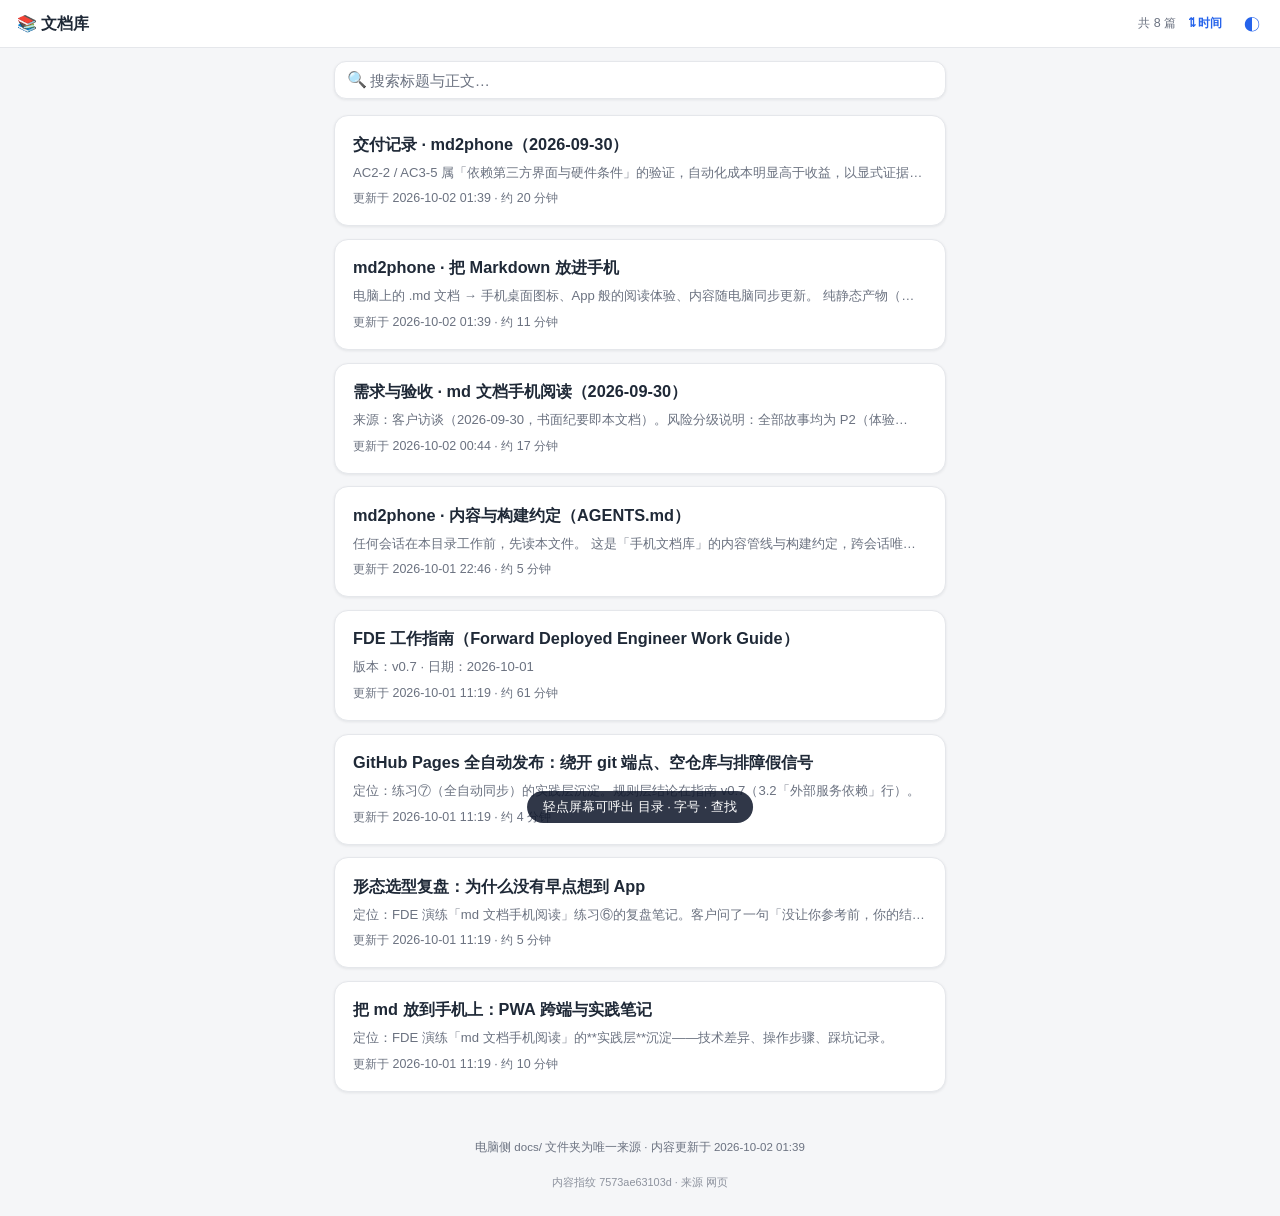
<file: index.html>
<!doctype html>
<html lang="zh-CN">
<head>
<meta charset="utf-8">
<meta name="viewport" content="width=device-width,initial-scale=1,viewport-fit=cover">
<title>文档库</title>
<meta name="theme-color" content="#2563eb">
<meta name="theme-color" content="#0f1419" media="(prefers-color-scheme: dark)">
<meta name="robots" content="noindex">
<meta name="apple-mobile-web-app-capable" content="yes">
<meta name="apple-mobile-web-app-status-bar-style" content="default">
<meta name="apple-mobile-web-app-title" content="文档库">
<link rel="manifest" href="manifest.webmanifest">
<link rel="apple-touch-icon" href="assets/apple-touch-icon.png">
<link rel="icon" type="image/png" href="assets/icon-64.png">
<link rel="stylesheet" href="style.css">
</head>
<body>
<header class="top">
  <div class="title brand">📚 文档库</div>
  <span class="count">共 8 篇</span>
  <button class="icon-btn sort" id="sortBtn" aria-label="切换排序">⇅</button>
  <button class="icon-btn" id="themeBtn" aria-label="切换外观">◐</button>
</header>
<div class="search-row">
  <div class="search-box">
    <span class="s-ico">🔍</span>
    <input id="searchInput" type="search" placeholder="搜索标题与正文…" autocomplete="off">
    <button class="icon-btn s-clear" id="searchClear" aria-label="清空搜索" hidden>×</button>
  </div>
  <div class="search-count" id="searchCount" hidden></div>
</div>
<main class="list">
<a class="card" data-slug="ea877eb60d" data-mts="1790876363" data-title="交付记录 · md2phone（2026-09-30）" href="ea877eb60d.html"><h2>交付记录 · md2phone（2026-09-30）</h2><div class="sum">AC2-2 / AC3-5 属「依赖第三方界面与硬件条件」的验证，自动化成本明显高于收益，以显式证据（产物校验 + 本地全链路模…</div><div class="meta">更新于 2026-10-02 01:39 · 约 20 分钟</div></a>
<a class="card" data-slug="04c6e90faa" data-mts="1790876363" data-title="md2phone · 把 Markdown 放进手机" href="04c6e90faa.html"><h2>md2phone · 把 Markdown 放进手机</h2><div class="sum">电脑上的 .md 文档 → 手机桌面图标、App 般的阅读体验、内容随电脑同步更新。 纯静态产物（一个 site/ 文件夹），不…</div><div class="meta">更新于 2026-10-02 01:39 · 约 11 分钟</div></a>
<a class="card" data-slug="899b96eadf" data-mts="1790873059" data-title="需求与验收 · md 文档手机阅读（2026-09-30）" href="899b96eadf.html"><h2>需求与验收 · md 文档手机阅读（2026-09-30）</h2><div class="sum">来源：客户访谈（2026-09-30，书面纪要即本文档）。风险分级说明：全部故事均为 P2（体验类），不触碰资金/隐私/生产数据…</div><div class="meta">更新于 2026-10-02 00:44 · 约 17 分钟</div></a>
<a class="card" data-slug="bc5441b46c" data-mts="1790865987" data-title="md2phone · 内容与构建约定（AGENTS.md）" href="bc5441b46c.html"><h2>md2phone · 内容与构建约定（AGENTS.md）</h2><div class="sum">任何会话在本目录工作前，先读本文件。 这是「手机文档库」的内容管线与构建约定，跨会话唯一的执行依据。（体例沿用 intervie…</div><div class="meta">更新于 2026-10-01 22:46 · 约 5 分钟</div></a>
<a class="card" data-slug="76a7821113" data-mts="1790824780" data-title="FDE 工作指南（Forward Deployed Engineer Work Guide）" href="76a7821113.html"><h2>FDE 工作指南（Forward Deployed Engineer Work Guide）</h2><div class="sum">版本：v0.7 · 日期：2026-10-01</div><div class="meta">更新于 2026-10-01 11:19 · 约 61 分钟</div></a>
<a class="card" data-slug="8f07a8680e" data-mts="1790824780" data-title="GitHub Pages 全自动发布：绕开 git 端点、空仓库与排障假信号" href="8f07a8680e.html"><h2>GitHub Pages 全自动发布：绕开 git 端点、空仓库与排障假信号</h2><div class="sum">定位：练习⑦（全自动同步）的实践层沉淀。规则层结论在指南 v0.7（3.2「外部服务依赖」行）。</div><div class="meta">更新于 2026-10-01 11:19 · 约 4 分钟</div></a>
<a class="card" data-slug="a8e08c60a5" data-mts="1790824780" data-title="形态选型复盘：为什么没有早点想到 App" href="a8e08c60a5.html"><h2>形态选型复盘：为什么没有早点想到 App</h2><div class="sum">定位：FDE 演练「md 文档手机阅读」练习⑥的复盘笔记。客户问了一句「没让你参考前，你的结论一直是需要依赖第三方——是我表达不…</div><div class="meta">更新于 2026-10-01 11:19 · 约 5 分钟</div></a>
<a class="card" data-slug="c880ec32f7" data-mts="1790824780" data-title="把 md 放到手机上：PWA 跨端与实践笔记" href="c880ec32f7.html"><h2>把 md 放到手机上：PWA 跨端与实践笔记</h2><div class="sum">定位：FDE 演练「md 文档手机阅读」的**实践层**沉淀——技术差异、操作步骤、踩坑记录。</div><div class="meta">更新于 2026-10-01 11:19 · 约 10 分钟</div></a>
</main>
<footer class="foot">电脑侧 docs/ 文件夹为唯一来源 · 内容更新于 2026-10-02 01:39
<div class="build-id">内容指纹 7573ae63103d · 来源 <span class="fs-src">—</span></div></footer>
<script type="application/json" id="search-data">[{"slug":"ea877eb60d","title":"交付记录 · md2phone（2026-09-30）","text":"交付记录 · md2phone（2026-09-30） 交付日志 版本/时间 内容 执行人 发布后校验 v1.0 · 2026-09-30 build.py 生成器 + PWA 站点 + 双击/监听同步 + 自测脚本；示例文档《FDE 工作指南》 FDE（演练） 本地验证通过（见下）； 尚未部署到公网托管 ，部署后需按 README 在真机复验 AC2-2 / AC3-5 v1.1 · 2026-09-30 多文档入库（5 篇：中英混排、长短混排、宽表格）；双端通用范围写入需求约束；跨端差异与上手引导沉淀至《实践沉淀/001》 FDE（演练） 本地复验：5 篇全部 390px 无横向滚动；增/改/删回归通过；表格窄列加宽至 6em v1.2 · 2026-09-30 客户重切 MVP（练习③）：新增单文件版（文档库.html，自包含、零第三方依赖）；同步与 HTTPS 桌面安装移出第一版；PWA 版（site/）保留为升级路径 FDE（演练） file:// 零网络请求；列表/目录/字号/返回交互通过；5 篇 390px 无横向滚动； 发现并修复正文全出血 bug （article 未被栏宽选择器命中，内容更新后才暴露）；增删改回归通过 v1.3 · 2026-09-30 客户需求回归（练习④）：桌面图标 → 列表 → 阅读。新增局域网版（--serve --lan / 局域网分享.command），零第三方实现图标入口；PWA 产物（manifest/图标）复用 FDE（演练） 经本机局域网 IP 等效验证：列表 5 卡片、点击进入阅读、manifest 与图标可达（verify_lan.py）；单文件版与增删改回归通过 v1.4 · 2026-09-30 练习⑤：安卓 App（壳照 interview-prep 模式；更新层经客户复查后由「照搬重打重装」修正为「App 内导入」，与练习③确认的「手动导入」对齐）。产出 文档库.apk：内置 5 篇、菜单导入/恢复内置 FDE（演练） gradle assembleDebug 成功（本机缓存离线可构建）；APK 静态检查通过（assets 页面齐全、包名 com.mddocs、应用名「文档库」）； 真机安装与导入手势未验证 （无连接设备） v1.5 · 2026-10-01 练习⑦：全自动同步。GitHub Pages 发布通道全自动打通（publish_github.py 全 API 发布 + 自动同步.command）；客户不在场，全程自主完成；第三方可用性按客户专项要求逐项验证（见下节） FDE（自主） E2E-RESULT: PASS——新增 63s / 删除 73s 反映到公网；外部独立视角（WebFetch）确认可访问；三套回归通过 v1.6 · 2026-10-01 练习⑧：确认式上传 + App 云端拉取 + 阅读位置记忆（客户确认方案后实现）。新增：确认门（弹窗三按钮/终端降级/测试钩子）、version.json+library.html 发布端点、App「从网站拉取最新」（版本比对→按需下载→原子替换）、阅读位置记忆（多页按文档/单文件按篇+段内比例）； 修复真 bug：index 构建时间戳破坏内容指纹 → 跳过守卫永不生效 （改为内容驱动的确定性时间） FDE（自主） F1-RESULT PASS（跳过分支：仓库不动；确认分支：发布前进）；F2-RESULT PASS（公网端点+协议模拟+file:// 渲染）；F3-RESULT PASS（恢复/隔离/单文件五项）；三套回归通过；APK 重打 v1.7 · 2026-10-01 练习⑨·体验复盘：全量代码体验审计（21 项清单）分批落地——代码高亮配色补齐（codehilite 有 class 无配色的高亮空转）、首页「继续阅读」横幅（复用位置记忆）、列表全文搜索（标题+正文，构建时内联索引）+ 阅读页/单文件页内查找、目录 scrollspy、字号档位显示+点击重置、外观三档手动切换、代码块一键复制（按钮在滚动容器外）、阅读进度条、上一篇/下一篇、列表滚动位置记忆、排序切换、卡片摘要、SW 静态壳 cache-first 秒开 + 「内容已更新」提示条、docs 本地图片打包（PWA 相对路径 / 单文件 data URI）、图片灯箱；App 侧：外链外跳、拉取进度对话框、导入校验、启动静默查更新、夜间主题 FDE（自主） 新增 verify_extras.py 34 项 PASS（可重复执行）；六套回归全过（build/single/lan/memory/ui/extras）；verify_ui 断言修正为动态选文档（测试假设过时，非功能回归）；APK 重打 v1.8 · 2026-10-01 练习⑨·二次复盘（以阅读体验专家身份 390×844 实读复检，18 张截图逐张审读）→ 14 项问题全部整改：①表格/代码块两缘渐隐滑动提示 + 表头允许换行（图例表/流程图不再被静默裁切）②复制按钮移到代码块上方工具位（不再压住内容）③开篇 blockquote 升级「文档头卡」（逐行还原字段结构，修复软合并粘连 + 灰字弱化）④行内 code 标记浅色下描边可见 ⑤顶栏收敛为 ‹/标题/Aa/🔍/☰，字号外观入 Aa 弹出层 ⑥顶栏下滑隐退上滑唤出 ⑦深滚动标题自动切换为当前小节名 ⑧h1 下元信息行 ⑨右下角回顶按钮 ⑩h3 品牌色竖条/h4 加粗 + 列表节奏调整 ⑪「目录」自带列表压缩、「变更记录」折叠（23 条）⑫目录遮罩降至顶栏之下（☰ 可再点关闭）+ Esc 全局关闭 ⑬底部导航语义「较新/较早」⑭暗色正文亮度微调 + 摘要单行； 源格式修复：《需求与验收》8 处「AC：」后缺空行致列表被吞成段落墙 （36 条 AC 恢复列表形态）；🔍 替换过淡的 ⌕ 图标 FDE（自主） verify_extras.py 扩至 46 项 PASS；六套回归全过；第二轮实读复检（/tmp/ux_review2/）确认全部生效、无新问题；APK 重打 v1.9 · 2026-10-02 客户实读反馈三项整改 + 专家二次实读走查（Playwright 390×844 截图与 DOM 诊断）：①宽表格自适应（逐表检测溢出→压缩档，14 表 3 压缩后 0 溢出，仍放不下才容器内滑动）②代码块默认自动换行（面板开关可关）+ 限高 65vh 内滚③轻点正文唤出/收起阅读控制层（顶栏+底部工具条：目录/字号/查找），首用一次性手势提示，回顶保持独立悬浮键④字号五档预设 14/17/20/23/26 + 改字号锚定阅读位置不跳（修复过程揪出 Chrome scroll anchoring 与表格适配叠加干扰，禁用锚定+锚点底边补偿后 17→26→14→20→17 往返实测通过；旧版逐 px 记忆自动吸附档位）⑤目录统一：正文手写「目录」小节构建时移除、抽屉打开即定位当前小节+已读百分比、单文件版 ☰ 按当前文档动态装配抽屉⑥外观三选分段按钮 ⑦细节：正文 overflow-wrap、行内 code 任意断行、滚动区 tabindex、暗色 theme-color FDE（自主） verify_extras.py 扩至 58 项 PASS；六套回归全过（build/single/lan/memory/ui/extras）；字号位置保持双形态往返实测；APK 重打 v1.9.1 · 2026-10-02 客户真机对比发现差异：APK 里阅读进度条（top:0 的 3px 条）不可见。根因：targetSdk 36 在 Android 15+ 强制 edge-to-edge，WebView 顶进状态栏/手势条底下，而 WebView 内 env(safe-area-inset-*) 恒为 0、网页无从感知。修复：MainActivity 给 WebView 挂 OnApplyWindowInsetsListener，把系统栏内边距套到 WebView 上（R+ 用 getInsets，老版本走废弃字段降级），网页视口从状态栏下方开始，页内布局零改动——进度条/底部工具条/悬浮键一并归位 FDE（自主） APK 重打（01:08）；手机视口 Playwright 复核网页侧渲染正常；真机状态栏避让列为未验证清单 v1.9.2 · 2026-10-02 客户真机复测：进度条仍不可见且顶部文字被状态栏遮挡——坐实 v1.9.1 修复无效。根因升级：WebView.setPadding 不改变网页内容布局（WebView 已知怪癖），把内边距套在 WebView 自身上不生效。改用标准做法：WebView 放进 fitsSystemWindows=true 的父容器（FrameLayout），系统栏内边距落到容器上，网页视口从状态栏下方、手势条上方开始 FDE（自主） APK 重打（01:14）；真机系统栏避让与进度条可见性待客户复测 v1.9.3 · 2026-10-02 客户复测（iQOO 11 / Android 16）：进度条仍不可见且「轻点唤出工具条」失效——轻点唤出是 v1.9 新增功能不可能凭空回退，高度怀疑手机在跑旧内容（此前导入的旧快照优先级高于 APK 内置）。为远程定位给页面加「内容身份标识」：构建指纹 + 内容来源（APK 内置 / 导入快照 / 网页，按 location.href 判别）渲染在文章末尾与设置面板，window.onerror 会把脚本异常写进同一位置；APK versionName 升至 1.9.2 供安装核验 FDE（自主） APK 重打（指纹 7a46e3bd77ab 与 site 一致）；待客户按标识复测回传 v1.9.4 · 2026-10-02 客户真机复测回传（iQOO 11 / Android 16）：安装 v1.9.2 APK 后未恢复内置仍无进度条，菜单「恢复内置文档」后一切正常——确认为旧导入快照优先加载（导入件 > APK 内置为免重装更新的设计），叠加 Android 15+ edge-to-edge 遮挡。进度条、轻点唤出工具条、顶部遮挡在真机全部通过；内容身份标识完成定位使命。README 常见问题补充「重装后还是旧内容」条目 FDE（自主） 真机验收通过；APK 与 site 指纹一致 v1.9.5 · 2026-10-02 客户再报：点「从网站拉取最新」后再次回退。定位：拉取功能正常，但网站自 10-01 发布后未再更新，拉下来的是旧构建——「网站过期 + 指纹不一致即提示更新」的组合把旧内容当成了「新内容」。处置：重新发布最新构建到 GitHub Pages（手动运行 publish_github.py 按约定视为已确认），发布后拉取即得最新；README 常见问题补充「拉取后变旧了」条目 FDE（自主） 远端 version.json 与本地 site 指纹核对一致；真机「恢复内置 → 拉取」复测待客户 第三方可用性验证（练习⑦客户专项要求：依赖第三方但必须充分验证其可用性） 验证项 方法与结果 认证与授权 本机 gh CLI 既有登录（zhouqs666，token 含 repo scope）； 未新建账号、token 全程由 gh 管理、不落盘不进日志 （红线 0.4-2） 网络可达性 api.github.com 200（0.35s）、zhouqs666.github.io 200（0.93s）； github.com 主站（git 推送端点）8s 超时 → 发布改为全 API（Git Data API），把不可达项从关键路径上移除 仓库与 Pages 配置 自动创建 public 仓库并开启 Pages（gh-pages 分支），幂等可重入 端到端闭环 自包含编排脚本（watch 子进程同进程树，等同客户双击运行）：新增 → 公网 63s；删除 → 公网 73s；两个周期发布文件数正确（19/18） 外部独立视角 WebFetch（独立于本机网络栈）确认首页 200、文档卡片可见 验证方法论教训 排障中被两类假信号误导：①验证轮询撞上 Pages CDN 缓存（max-age=600）读旧数据；②测试环境进程间文件视图隔离导致 watch「看不见」新文件——最终以「与真实使用同构的进程拓扑」重跑才得真值。 验收结果必须来自与真实使用同构的链路 已知边界 Pages CDN 缓存 ≤10 分钟（不可配置，对时效极敏感场景用 App 导入秒级）；真机（手机网络对 github.io 可达性、添加主屏）仍属未验证清单 练习⑧边界 确认弹窗的点击交互（本机人工验证——下次双击「自动同步.command」即自然覆盖）；App「从网站拉取」按钮手势与真机 WebView 记忆手感；记忆仅存本机 localStorage，不跨设备 已验证 / 未验证清单（红线 0.4-3：诚实声明验证边界） 已验证（本机，Playwright 390×844 手机视口 + 脚本断言，证据截图在 /tmp/md2phone_shots/） 故事 1 AC1（390px 无横向滚动；表格/代码块容器内滚动，长文档《FDE 工作指南》14 表 7 代码块渲染正常） 故事 1 AC2（A−/A+ 字号调整 17→19px，刷新后保持） 故事 1 AC3（目录 52 条，展开/跳转/收起） 故事 1 AC4（断网后已访问页面可读，Service Worker 缓存回退） 故事 2 AC1（manifest 字段完整、4 个图标产物齐全、SW 注入 BUILD_ID） 故事 3 AC1–AC3（新增/更新/删除 → 构建后首页与产物一致， verify_build.py 可重复执行） 故事 3 AC4（--watch：docs/ 新增文件后 6 秒内自动重建；DEPLOY_CMD 钩子触发成功） 暗色模式跟随系统；无控制台错误 多文档场景（v1.1）：5 篇共存（中文文件名 slug 稳定、14 表宽表格、代码块），各页 390px 无横向滚动，首页列表/阅读页/目录均正常 单文件版（v1.2）：file:// 直接打开、零网络请求、无外部资源引用；卡片跳转/返回/每篇目录/字号调整与记忆通过；19 个表格全部容器内滚动（ verify_single.py 可重复执行） 局域网版（v1.3）：服务绑定所有网卡，经本机局域网 IP（等效手机视角）打开文档列表、点击进入阅读页；manifest 有效、图标文件可达（ verify_lan.py 可重复执行） 安卓 App（v1.4）：gradle assembleDebug 成功（gradle 本地缓存 + aliyun 源，可离线构建）；APK 静态检查：assets 内 7 页齐全、包名 com.mddocs、应用名「文档库」、启动 Activity 正确、自适应图标就位；三套回归全过（验证脚本预期值改为按 docs.json 动态取数，文档数量变化不再误报） 练习⑧（v1.6）：F1 确认门两分支（跳过不发布/确认发布，同进程树编排）✅；F2 拉取协议全流程（指纹比对→按需下载→校验→落盘→file:// 渲染 8 篇）✅；F3 阅读记忆五项（多页恢复、跨文档隔离×2、单文件回篇、段内落点）✅； verify_memory.py 可重复执行 内容指纹稳定性：确定性时间戳修复后，未变化内容重复构建 → 发布跳过（守卫生效实证） v1.7 体验升级全套（ verify_extras.py 34 项可重复执行）：全文搜索（列表过滤/命中片段高亮/命中数、单文件 Enter 跳转）、继续阅读横幅（回列表出现、点击落回上次位置）、排序切换（zh locale 升序）、列表位置记忆（返回不回顶）、页内查找（高亮/计数/循环/清除）、目录 scrollspy、阅读进度条、代码复制按钮（滚动容器外定位）、字号档位显示+重置、上一篇/下一篇、主题三档（切换/记住/配色实测变化）、SW 更新提示条（模拟广播）、图片打包（site 拷贝 + data URI 字节级一致 + APK 资产同步 + 灯箱） v1.7 安卓 App（代码路径本机验证 + gradle assembleDebug 成功）：外链外跳（http/https/mailto/tel/sms → ACTION_VIEW，file:// 照常页内）、拉取进度对话框（连接→下载两段提示、可取消、取消不落盘）、导入校验（≥2KB + 「文档库」标记，与拉取路径同款）、启动静默查更新（指纹不一致才弹窗询问）、夜间主题（values-night + 窗口背景与网页 --bg 同色防闪白） v1.8 阅读体验整改（ verify_extras.py 扩至 46 项）：表格/代码块渐隐滑动提示、表头换行后图例表首屏完整、复制按钮工具位不遮内容（几何断言 b.bottom ≤ p.top）、文档头卡 + meta 行、顶栏隐退/唤出/标题随小节切换、回顶按钮、自带目录压缩、变更记录折叠、☰ 再点关闭、Esc 关闭弹出层、上下篇「较新/较早」标签；第二轮实读复检 18 张截图确认无新问题 未验证及原因（部署后由 FDE 在真机补验） 故事 2 AC2 ：真机上「添加到主屏幕」、图标启动、standalone 显示——需要真实 HTTPS 域名与真机，本地 localhost 只能验证 PWA 产物合规。 故事 3 AC5 ：手机端刷新见到最新列表——依赖上一条的部署环境。 iOS Safari 实际表现 （safe-area、添加主屏流程、微信内置浏览器打开）——需要真机；微信内置浏览器对「添加到主屏幕」不支持，需引导用户用 Safari 打开（README 已写）。 iOS 第三方浏览器（Chrome for iOS）添加主屏行为不统一 ——验收口径只承诺 Safari（差异表见《实践沉淀/001》）。 单文件版的真机传输路径 （v1.2）：微信传输后 iPhone QuickLook 预览、Android「用其他应用打开」各机型菜单差异——需真机；本地以 file:// 等效验证。 单文件版在部分安卓浏览器的字号记忆 ：content:// 源下 localStorage 可能不持久，字号调节本身可用，记忆降级为可选。 局域网版真机环节 （v1.3）：真手机同 WiFi 访问、添加到主屏幕（iOS 全屏 / Android 图标形态）、macOS 防火墙弹窗处理——需真机与真实局域网环境。 Netlify/GitHub Pages 部署步骤本身 ——需客户账号；命令行流程来自托管方公开文档，未在本机实跑。 v1.7 真机项 ：App 外链拉起系统浏览器的实际跳转、拉取进度对话框手感与取消时机、启动更新弹窗、夜间主题实机配色；PWA「内容已更新」提示条需「两代构建 + 真机」才能自然触发（本地以模拟广播验证）。 v1.7 单文件图片内嵌的体积代价 ：图片转 data URI 会放大体积（base64 +33%），微信传输与 WebView 加载的真实体感需有图文档出现后实测（当前 docs/ 无图片，verify_extras 以临时文档验证）。 验证替代理由（5.1 例外条款） AC2-2 / AC3-5 属「依赖第三方界面与硬件条件」的验证，自动化成本明显高于收益，以显式证据（产物校验 + 本地全链路模拟）替代，经交付责任人（本人，演练）确认； 真实客户场景下应转为真机验收项 。 风险与后续（Backlog，按 4.6 排序） ~~P2｜全文搜索~~ ✅ v1.7 完成（列表搜索 + 单文件搜索 + 页内查找） ~~P2｜手动深色/浅色切换~~ ✅ v1.7 完成（三档：跟随系统/浅色/深色） P2｜iOS 微信内打开体验引导页 P3｜发布状态回执（当前 DEPLOY_CMD 失败仅打印，不重试通知） P3｜mermaid 图 / LaTeX 公式渲染（当前文档未出现；出现时引入，需离线内联方案以保住「自包含」承诺） 演练复盘（回填附录 C） 有效：访谈三问（使用方式/红线/规模）直接决定了方案分叉，避免了直接给「转 PDF」的错误方案；客户补述的「桌面图标 + 自动同步 + 字号」把交付形态从「转换文件」修正为「PWA 文档站」—— 印证 3.1「要故事不要观点」：第一句需求与真实需求差距很大 。 有效：P2 分级 + 轻量验证（构建断言 + UI 截图）与爆炸半径匹配，全程无过度工件。 缺失：指南没有「客户非技术背景时，部署步骤如何代办/引导」的规则；本次用 README 三选一缓解，真实场景应写入边界契约（客户提供项：托管账号）。 待改进：--watch 的「修改后自动重建」仅由 verify_build 的独立更新场景间接覆盖，监听循环内的修改路径未单独断言。"},{"slug":"04c6e90faa","title":"md2phone · 把 Markdown 放进手机","text":"md2phone · 把 Markdown 放进手机 电脑上的 .md 文档 → 手机桌面图标、App 般的阅读体验、内容随电脑同步更新。 纯静态产物（一个 site/ 文件夹），不依赖任何付费服务；文档不经过本工具之外的第三方处理（部署到你自己选的托管上）。 两种用法 用法 A · 单文件版（第一版：不依赖任何第三方，今天就能用） 1. 把 .md 文件放进 docs/ 文件夹（删除 = 从文件夹移除） 2. 双击 sync.command（或终端运行 python3 build.py） 3. 把生成的「文档库.html」发到手机（微信 / 邮件 / 数据线都行） 手机上怎么打开： - iPhone ：微信里点开文件可直接读；或长按 → 存到「文件」App → 点开即读 - Android ：微信里点开 → 右上角「…」→ 用浏览器打开（或文件管理器 → Chrome） 文档更新了：重跑第 2 步，把新的「文档库.html」再发一次（旧的删掉即可）。 特点：一个文件装下全部文档 + 目录 + 字号调整， 不需要联网、不注册任何服务 ；代价是没有自动同步（更新 = 重发文件），桌面图标暂缺（想要时用 A2 或 B）。 用法 A2 · 局域网版（不要第三方，但要「桌面图标」） 双击「局域网分享.command」（或终端运行 python3 build.py --serve --lan ），终端会显示一个形如 http://192.168.x.x:8787/ 的地址： 手机连到 和电脑同一个 WiFi ，浏览器打开该地址 → 文档列表，点文档即读； iPhone ：Safari 打开 → 分享 → 「添加到主屏幕」→ 桌面图标，点开全屏； Android ：Chrome 菜单 → 「添加到主屏幕」； 文档更新后：双击 sync.command 重建 → 手机刷新即见最新（同 WiFi 内近似自动同步）。 前提与代价：电脑开机、手机同 WiFi，离开家打不开；macOS 首次运行若弹防火墙询问，点「允许」。 用法 A3 · 安卓 App（ 文档库.apk ）：真 App 形态 安装（一次） ：把 文档库.apk 传到手机点开安装（首次需允许「安装未知应用」）；桌面出现「文档库」图标，点开即文档列表，出厂已内置全部文档，离线可读； 日常更新·方式一（联网，一键） ：App 启动时会静默比对版本，有新内容弹窗询问；也可随时点右上角菜单「 从网站拉取最新 」→ 进度对话框内自动比对版本 → 有更新即下载并加载（无更新提示「已是最新」）；前提：电脑侧已用「自动同步.command」确认发布上网站； 日常更新·方式二（离线可用，约 20 秒） ：电脑 python3 build.py → 把新的 文档库.html 发到手机 → 菜单「 导入文档库 」选中该文件即完成（App 会校验文件确实为整库快照，选错会提示）； ⚠️ 导入的是 文档库.html 这个整库文件 （里面已打包全部文档的最新版本），不是 .md 原文——App 不解析 md；改了几篇都只需发这一个文件； 「 恢复内置 」：菜单里一键回到出厂文档； 阅读位置记忆 ：每个文档自动记住读到的位置，重开即从上次处继续（存在手机本地，不跨设备）； 文档里的外链 （网页/邮件/电话）点击后交给系统浏览器等应用打开，不会困在 App 里。 iPhone 不在此用法内（苹果不允许直接装安装包），用 A / A2 / B。 用法 B · PWA 托管版【已配置并实测 ✅】 发布通道已全自动打通（2026-10-01 端到端验收：新增 63s / 删除 73s 反映到公网）： 文档库网址：https://zhouqs666.github.io/md2phone-docs/ 电脑侧 ：双击「自动同步.command」→ docs/ 文件一变 → 自动构建 → 弹窗确认 （发布 / 本次跳过 / 本会话不再询问）→ 约 1 分钟后手机刷新即见最新； 手机侧（一次性） ：浏览器打开网址 → Android：Chrome 菜单「添加到主屏幕」；iPhone：Safari 分享「添加到主屏幕」→ 桌面图标，全屏 App 体验； 托管为 GitHub Pages（仓库 zhouqs666/md2phone-docs ，public——免费 Pages 的前提），已加 noindex 防搜索引擎收录； 已知边界：GitHub Pages 有 ≤10 分钟 CDN 缓存（不可配置），对时效极敏感时用用法 A3 的「文档库.html 导入」（秒级）；停用：GitHub 网页进仓库 Settings → Delete。 手机端一次性设置（装到桌面，用法 A2 / B） 手机浏览器打开文档库网址（ 必须 https:// 开头 ，安装图标和离线缓存都依赖它）； Android（Chrome） ：右上角菜单 → 「添加到主屏幕 / 安装应用」； iPhone（Safari） ：底部分享按钮 → 「添加到主屏幕」； 桌面出现「文档库」图标，点开即全屏阅读，断网也能读看过的文档。 阅读页：顶栏 ‹ 返回列表 · 标题（滚到深处自动切换为当前小节名）； 轻点正文空白处唤出/收起控制层 ——顶栏与底部工具条（ ☰ 目录 · Aa 字号 · 🔍 查找）一起进出，读到一半随时可用，不必滚回篇首；首次进入沉浸阅读会有一次性手势提示。目录抽屉打开即定位当前小节并显示已读百分比。字号五档预设（14/17/20/23/26px，当前档高亮，「默认」键一键回 17）， 改字号阅读位置不跳动 ；外观三档：跟随系统/浅色/深色；「长代码自动换行」默认开（面板可关回横向滑动保结构），超长代码块限高内滚。 🔍 页内查找（高亮 + 上/下一个）。宽表格先自适应收窄装下，装不下才容器内滑动（两缘渐隐提示）；下滑阅读时控制层自动隐退、上滑唤出；深滚动时右下角悬浮「↑ 回到顶部」。 正文还有：标题下元信息行（更新时间/时长/序号）、开篇文档头卡（版本/定位逐行呈现）、顶部阅读进度条、代码块一键复制（独立工具位不遮内容）、表格与代码块两缘渐隐滑动提示、图片点击放大、底部「较新一篇 / 较早一篇」切换。首页：搜索框（标题+正文，命中片段高亮）· ⇅ 排序切换 · 「继续阅读」横幅 · 列表滚动位置记忆。PWA 有新内容时弹「内容已更新」提示条。 第一次部署（用法 B 已完成 ✅，以下仅备查；三选一，都是免费档） 当前已配置：GitHub Pages + publish_github.py 全 API 发布 + 自动同步.command 全自动同步。 备选方案（如需更换托管）： 推荐 A，最省事且可全自动： A. Netlify（推荐） npm install -g netlify-cli # 需已安装 Node.js netlify login # 首次注册/登录 # 之后每次同步自动发布（全自动：存盘 → 上线）： DEPLOY_CMD=\"netlify deploy --dir site --prod\" python3 build.py --watch 不想装命令行：打开 app.netlify.com/drop，把 site/ 文件夹拖进去，得到网址（以后每次更新需手动再拖一次，半自动）。 B. GitHub Pages ：建仓库，把 site/ 内容推到 gh-pages 分支，仓库设置里开启 Pages。更新 = 把 site/ 重新提交推送。 C. Cloudflare Pages / Vercel ：连接 GitHub 仓库自动部署，效果同 A。 原理说明： docs/ 是唯一内容来源。构建把 md 转成手机友好的静态页面（含 PWA 清单与 Service Worker）；托管只是把 site/ 放上互联网。手机端每次打开都先取最新（network-first），取不到才用本地缓存，所以「电脑更新 → 重建 → 手机刷新即最新」。 全自动 vs 半自动 方式 操作 适用 半自动 双击 sync.command 偶尔更新；未配置发布时用本地预览 全自动 DEPLOY_CMD=\"netlify deploy --dir site --prod\" python3 build.py --watch 挂在终端里，保存文档几秒后自动上线 build.py 参数： --watch 监听 docs/ 与 assets/ 自动重建； --serve 本地预览 http://localhost:8787 （仅供电脑检查，手机安装需 HTTPS 托管）。 常见问题 手机上没出现「安装」提示？ iPhone 需在 Safari 里用「分享 → 添加到主屏幕」手动添加；网址必须是 https。 删除的文档手机上还能看到？ 列表刷新后即消失；已缓存的正文副本会在下次联网刷新后被清掉（Service Worker 按构建版本清理旧缓存）。 「从网站拉取最新」之后内容反而变旧了？ 拉取拉的是「网站上的版本」——如果电脑改完文档还没发布（双击 自动同步.command 确认发布），网站上就是旧的，拉取会用旧构建替换手机内容。先发布再拉取即可；拉错了就用菜单「恢复内置文档」回滚。 重装/更新 App 后还是旧内容？ App 优先加载之前「导入文档库 / 从网站拉取最新」留下的快照，覆盖安装 APK 不会覆盖它。菜单「恢复内置文档」回到出厂内容，或直接「导入文档库」选新的 文档库.html。想确认加载的是哪份内容：Aa 设置面板或文章末尾有「内容指纹 + 来源」标识。 文档里表格太宽？ 表格先自适应收窄（缩字号/紧边距）尽量装下；实在装不下的在卡片容器内左右滑动，两缘有渐隐提示。代码块默认自动换行，可在阅读工具条 Aa 面板里改回「保结构横向滑动」。 想换图标/名字？ 改 build.py 里的 manifest 与 make_icons() ，或直接替换 site/assets/ 下的图标后重建。 开发者 build.py 生成器； assets/ 模板与样式； docs/ 内容源； site/ 产物（可整目录重新生成，勿手改）。 自测： python3 verify_build.py （增/改/删同步场景）； python3 verify_single.py （单文件）； python3 verify_lan.py （局域网）； python3 verify_memory.py （阅读记忆）； python3 verify_extras.py （v1.7 体验功能：搜索/继续阅读/查找/图片打包等）； python3 verify_ui.py （需配合本地静态服务，见文件头注释）。 需求、验收标准与验证边界见 需求与验收.md 与 交付记录.md 。"},{"slug":"899b96eadf","title":"需求与验收 · md 文档手机阅读（2026-09-30）","text":"需求与验收 · md 文档手机阅读（2026-09-30） 来源：客户访谈（2026-09-30，书面纪要即本文档）。风险分级说明：全部故事均为 P2（体验类），不触碰资金/隐私/生产数据，验证深度按 A1 取轻。 问题定义 背景与触发 ：客户在电脑上持续产生 Markdown 文档（如《FDE 工作指南》），只能在电脑上看。 问题陈述 ：现状——md 文件在手机上打不开、打开也是原始符号；期望——像 App 一样在手机上随时阅读，内容与电脑侧保持一致；差距——离开电脑就看不了，文档写了用不上。 成功度量 ： 1. 同步动作 ：电脑侧文档增/改/删后，一次操作（双击或一条命令，≤1 分钟）内完成重建发布，手机端刷新即见结果。人工触发可接受，全自动更好。 2. 阅读体验 ：390px 宽（iPhone 标准视口）下正文无需横向滚动；字号可调且记住选择。 约束与红线 ：内容不敏感，允许使用外部云服务与免费托管；规模未定（1 ~ 几十份都要成立）；客户侧自备一个免费托管账号。 使用端（客户 2026-09-30 练习②补充）：Android 与 iOS 均需可用，无明确机型——验收矩阵取双端主流浏览器（Android Chrome / iOS Safari）；微信等内嵌浏览器只承诺可阅读，不承诺可安装 ；跨端差异细节见《实践沉淀/001》实践笔记。 第一版形态（客户 2026-09-30 练习③决定） ：不依赖第三方托管、暂不做同步——交付 单文件版 （整个文档库自包含为一个 HTML，直接发送手机）；同步（故事 3）与 HTTPS 安装桌面（故事 2 AC2）移出第一版，作为升级路径保留，不删故事。 非目标 （访谈中与客户确认的口径）：不做全文搜索；不做账号体系/多人协作；不做在线编辑；不替换客户已有知识库工具。 干系人 ：需求源 / 决策人 / 用户 = 客户本人（本次为演练，由扮演者承担）。 故事与验收标准 故事 1｜在手机上舒服地读一份 md（P2） 价值 ：作为文档读者，我希望 md 文档在手机上排版良好、字号可调，随时随地能看。 AC ： 给定 docs/ 内一份含标题、表格、代码块、引用、列表的 md，当执行构建，then 生成对应阅读页；390px 视口下正文无需横向滚动；表格在自身容器内横向滚动、不撑破页面；代码块同样容器内滚动。 点击「A−/A+」正文字号改变一档（范围 14–24px），刷新后保持（localStorage）。 点击目录按钮展开全部二/三级标题；点击条目跳转至对应小节并收起目录。 断网后，曾经打开过的页面仍可阅读（Service Worker 缓存回退）。 故事 2｜安装到手机桌面（P2） 价值 ：作为文档读者，我希望像打开 App 一样从桌面图标进入文档库。 AC ： 构建产物包含 manifest.webmanifest、192/512 图标与 apple-touch-icon，清单字段完整有效。 经 HTTPS 部署后，Android Chrome 菜单出现「添加到主屏幕」，iOS Safari 经「分享 → 添加到主屏幕」可安装，图标启动后以独立窗口（standalone）打开。 ——AC2 依赖真机与真实托管，本地只能验证 AC1；AC2 列入交付记录的未验证清单。〔练习③起 AC2 移出第一版；练习⑦起服务器侧已就绪：HTTPS 托管 https://zhouqs666.github.io/md2phone-docs/ 经公网验证，仅剩真机安装环节〕 故事 3｜电脑侧更新同步到手机（P2）〔练习③起移出第一版，升级路径保留〕 价值 ：作为文档作者，我把 md 放进文件夹、跑一次同步，手机端就能看到最新内容；删除亦然。 AC ： 新增：docs/ 放入新 md → 构建 → 首页列表出现该文档，点开内容完整。 更新：修改已有 md → 构建 → 对应页面内容变为新版本，首页「更新时间」刷新。 删除：从 docs/ 移除 md → 构建 → 首页不再出现，产物中该页面文件消失。 自动化： --watch 模式下，docs/ 文件增改删后 5 秒内自动重建；若设置 DEPLOY_CMD，重建后自动执行发布命令。 同步链路：部署到 HTTPS 托管后，手机端刷新即见最新列表。——依赖故事 2 的托管环境，真机验证列入未验证清单。〔练习⑦：服务器侧端到端已实测通过——新增 63s / 删除 73s 反映到公网；真机刷新为最后一步〕 依赖 ：客户自备任一免费静态托管（Netlify / GitHub Pages / Cloudflare Pages，README 给出推荐与步骤）。 故事 4｜单文件文档库（P2）〔练习③新增，第一版形态〕 价值 ：作为文档读者，我希望拿到一个文件就能在手机上读全部文档——不注册、不安装、不联网、不依赖任何第三方服务。 AC ： 构建产出单个自包含 HTML（ 文档库.html ）：无外部样式/脚本/网络请求，双击即可在浏览器打开，断网可读。 390px 视口：文档列表与每篇正文均无横向滚动；表格在自身容器内滚动、不撑破页面。 点卡片跳到对应文档；每篇带「目录」可跳转小节；「↑ 文档列表」可返回。 字号 A−/A+ 生效；浏览器允许时刷新后保持。 传输路径：文件经微信/邮件/数据线到达手机后可直接打开阅读。——真机验证列入未验证清单，本地以 file:// 等效验证。 非目标（本版明确不做） ：自动同步（更新 = 重发文件）；HTTPS 托管与桌面图标（升级路径，见故事 2/3）。 故事 5｜局域网版：图标 → 列表 → 阅读（P2）〔练习④新增，零第三方〕 价值 ：作为文档读者，我希望从手机桌面图标点进文档库，看到列表、点开阅读——但不引入任何第三方服务。（练习④客户需求：需要一个图标，点进去能看到文档列表，点击文档打开阅读。） AC ： 电脑侧一条命令（双击 局域网分享.command 或 python3 build.py --serve --lan ）启动服务，绑定所有网卡并显示出局域网访问地址。 同一 WiFi 下手机浏览器打开该地址：可见文档列表，点击任一文档进入阅读页。——本地以本机局域网 IP 访问等效验证；真机列未验证清单。 站点含 manifest 与图标文件；「添加到主屏幕」后以图标进入（预期：iOS 全屏 standalone、Android 图标快捷方式）——真机行为列未验证清单。 局域网范围内「准同步」：电脑重新构建后，手机刷新即见最新；与单文件版共用同一内容源（docs/）与构建器，互不冲突。 边界 ：电脑需开机且手机同 WiFi；离开该网络不可用（此为与托管版的本质差异，交付时向客户讲明）。 故事 6｜安卓 App：图标 → 列表 → 阅读 + 导入更新（P2）〔练习⑤新增；客户确认：interview-prep 壳模式 + App 内导入〕 价值 ：作为文档读者，我要装一个真正的 App：桌面图标点开就是文档库，离线可读，日常更新不需要重装、不依赖电脑构建链。 AC ： 构建流水线产出 文档库.apk （debug 签名，可直接安装）：内置当前全部文档（assets），首次安装开箱即读，全程离线。 点桌面图标 → 文档列表 → 点击进入阅读页；返回键在页内历史回退；390px 视口下阅读体验与网页版一致（字号/目录/表格容器滚动）。 App 菜单「导入文档库」：经系统文件选择器选择 文档库.html 后立即切换为所导内容（拷入应用私有目录，重启后仍生效）；菜单「恢复内置」一键回到出厂文档。 内容更新 = 电脑改 md → python3 build.py → 把新的 文档库.html 发到手机 → App 内导入（约 20 秒，不重装）；APK 仅功能升级时重打。 非目标 ：iOS App（苹果签名门槛，客户确认跟随参考模式结论，iPhone 走 PWA/单文件）；自动同步（局域网拉取列为后续可选）。 验证边界 ：AC1 静态检查（APK 结构、assets 页面、包名与应用名）与 AC3 代码路径本机可验；AC2/AC3 的真机安装与手势操作列未验证清单。 故事 7｜确认式上传 + App 云端拉取 + 阅读位置记忆（P2）〔练习⑧，客户确认方案后实现〕 价值 ：作为文档作者，我希望电脑上的更新经我确认后才上传网站；作为读者，我希望在 App 上一键拉取最新内容，并且每个文档都能从上次读到的地方继续。 AC ： 确认门：自动通道检测到 docs/ 变化 → 弹出系统对话框【发布 / 本次跳过 / 本会话不再询问】；跳过 → 不发布且下次变化再次询问；确认 → 发布；「本会话不再询问」后本进程内不再弹窗。手动运行 publish_github.py 视为已确认，不弹窗。（跳过/确认两分支已自动化验证：F1-RESULT PASS；弹窗点击为人工验证项） 发布侧提供 version.json （内容指纹）与 library.html （整库快照），且站点构建产物确定性可复现（相同 docs → 相同产物 → 指纹一致，跳过守卫有效）。 App 菜单「从网站拉取最新」：比对指纹 → 无更新提示「已是最新」；有更新 → 下载整库快照 → 大小与内容校验 → 原子替换本地副本 → 立即加载并提示大小；失败（无网络/校验不过）不影响本地已有内容。（协议与产物已公网验证；按钮手势真机验） 阅读位置记忆：多页阅读页按文档记忆滚动位置（百分比），重开恢复；单文件库按「文档 ID + 段内比例」记忆恢复；跨文档互不干扰；记忆仅存本机 localStorage。（Playwright 自动化验证；真机 WebView 手感待验） 非目标 ：App 后台自动拉取（仅按钮手动）；跨设备位置漫游。 验证结果 ：F1-RESULT PASS（分支A 跳过/分支B 确认）；F2 协议模拟 PASS（公网端点+校验+落盘+渲染）；F3 见 verify_memory.py 输出。 故事 8｜v1.7 体验升级：搜索、继续阅读、查找与内容形态补强（P2）〔练习⑨·体验复盘新增；访谈非目标中仅「不做全文搜索」一项由本轮复盘解除，账号/协作/在线编辑仍为非目标〕 价值 ：作为文档读者，我希望文档多了也能快速定位内容、随时接着上次继续读，阅读器具备完整的手感与离线秒开体验。 AC ： 列表搜索：首页搜索框输入关键词 → 按标题/正文过滤卡片，正文命中显示高亮片段与「命中 n/共 m 篇」；清空恢复。索引构建时内联进首页（file:// 与离线可用）。单文件版从 DOM 建索引，Enter 跳到第一篇命中文档并闪烁标记。 继续阅读：读过某篇（非顶部/结尾）后回列表 → 顶部出现「继续阅读」横幅（最近在读一篇 + 上次位置百分比），点击直达该位置；列表页返回后滚动位置保持，不回顶。 页内查找：阅读页 ⌕ 打开查找条 → 命中处高亮、显示 n/m、↑↓ 循环定位、× 或 Esc 清除；单文件版作用于全部文档（上限 500 处防卡顿）。 阅读辅助：目录随滚动高亮当前小节；顶部阅读进度条；代码块一键复制（按钮固定于滚动容器右上角）；正文图片点击灯箱放大；底部「上一篇/下一篇」（单文件版为篇内锚点）。 外观与字号：◐ 三档（跟随系统/浅色/深色）即时生效且刷新保持；A−/A+ 之间显示当前档位，点击恢复默认 17。 秒开与更新感知：静态壳（样式/脚本/图标/清单）cache-first，打开不被网络阻塞（HTML 仍 network-first 保证内容最新）；SW 换代激活后向已打开页面广播「内容已更新」提示条（首次安装不弹）。 图片打包：docs/ 内 md 引用的本地图片，构建后 PWA 版拷入 site/assets/docs/ / 并改写相对路径；单文件版内嵌 data URI（字节级一致）；随 APK 资产同步。找不到的图片保留原引用并构建时告警。 安卓 App：文档内外链（http/https/mailto/tel/sms）调起系统应用，App 内仅保留 file:// 导航；「从网站拉取最新」全程进度对话框（连接→下载），可取消且取消不落盘；「导入文档库」校验文件（≥2KB 且含整库标记），选错提示不加载；启动时静默比对版本指纹，不一致才弹窗询问（不自动下载）；夜间主题（values-night）跟随系统，标题栏/状态栏与暗色内容一致。 验证结果 ：verify_extras.py 34 项 PASS（新增可重复脚本，覆盖 AC1–7）；六套回归全过（build/single/lan/memory/ui/extras）；AC8 为代码路径本机验证 + APK 重打成功，真机手势列未验证清单。 故事 9｜v1.8 阅读体验整改：专家实读审查 14 项问题清零（P2）〔练习⑨二次复盘；以阅读体验专家身份对渲染页面逐屏实读后立项〕 价值 ：作为文档读者，我希望长文档在手机上\"读得进去\"——内容不被静默裁切、界面不喧宾夺主、长滚动有节奏有去向。 AC ： 宽内容可发现：表格与代码块两缘在可滑动方向显示渐隐提示；表头允许换行——「可信度图例表」恢复首屏完整可读，流程图裁切处有滑动暗示。 复制按钮置于代码块上方预留工具位（几何断言：按钮底边 ≤ 代码块顶边），不遮挡任何正文。 开篇 blockquote 升级为「文档头卡」：从源文本逐行还原字段结构（修复 markdown 软合并导致的粘连），正常字色；仅当正文开头（允许 h1 在前）即该引用块时触发，不误伤普通 callout。 行内 code 标记加描边，浅色下「已实践/待验证/假设」可信度标记肉眼可辨。 阅读页顶栏收敛为 ‹ 标题 Aa 🔍 ☰ ：字号（A−/档位/A+，点档位恢复默认 17）与外观三档收进 Aa 弹出层（点外部/Esc 收起）。 顶栏下滑隐退、上滑唤出（弹出层/抽屉打开时保持可见）；深滚动时顶栏标题自动切换为当前小节名，回到篇首恢复文档标题。 长文档辅助：h1 下元信息行（更新时间 · 时长 · 序号/总篇数）；右下角「↑ 回到顶部」深滚动出现；「目录」标题下自带列表压缩渲染；「变更记录」小节折叠为「展开变更记录（N 条）」。 层级与节奏：h3 带品牌色左侧竖条、h4 加粗；列表条目间距加大、bullet 与文本间距收紧。 交互修补：目录遮罩层级降至顶栏之下（☰ 可再次点击关闭）；Esc 依次关闭灯箱/查找条/弹出层/抽屉；底部导航语义改为「‹ 较新一篇 / 较早一篇 ›」。 暗色正文亮度微调（#e6e9ee → #d5dbe3）；首页卡片摘要收紧为单行。 源格式修复：《需求与验收》8 处「 AC ：」后缺空行导致 AC 列表被吞成段落墙——补空行后 36 条 AC 恢复列表形态（渲染断言：ol 条目数 = 36）。 验证结果 ：verify_extras.py 扩至 46 项 PASS；六套回归全过；第二轮 390×844 实读复检（/tmp/ux_review2/，18 张截图逐张审读）确认各项生效且无新问题；APK 重打。 故事 10｜v1.9 阅读体验整改二轮：宽内容自适应、随处可调的阅读控制层、目录统一（P2）〔客户实读反馈立项：宽表格/长代码要左右滑、字号与目录必须滚回篇首才能用、目录与内容结构怪；以阅读体验专家身份二次实读走查补充 6 项〕 价值 ：作为文档读者，我读到一半随时能调字号、看目录，宽表格和长代码不再强迫我离开阅读动线去左右滑动。 AC ： 宽表格自适应：逐表检测溢出 → 自动进入压缩档（缩字号/收边距/允许断行）→ 多数表格直接装下（390px 实测：14 表 3 表压缩后 0 溢出）；仍放不下的才容器内滑动，两缘渐隐提示保留。字号/旋转等布局变化后自动重新适配。 代码块阅读优先：默认自动换行（长命令、ASCII 流程图免左右滑动），设置面板开关可关回「保结构横向滑动」；代码块限高 65vh 内部滚动，不再占据数屏。 阅读控制层随手可达：阅读中轻点正文空白处 → 顶栏与底部工具条（☰ 目录 / Aa 字号 / 🔍 查找）一起唤出，再点收起；下滑阅读自动隐退、上滑唤出；篇首顶栏常驻；首次进入沉浸态弹一次性手势提示（轻点屏幕可呼出…）；「↑ 回到顶部」保持独立悬浮键，深滚动任何时刻可及。 字号五档预设（14/17/20/23/26，底部面板直选 + 当前档高亮 + 「默认」键），改字号锚定当前阅读位置不跳动（禁用浏览器滚动锚定 + 适配表格后按锚点底边补偿滚动）；旧版逐 px 记忆自动吸附最近档；刷新保持。 目录结构与内容统一：正文手写「目录」小节构建时移除（不可点击、占一整屏、与真实标题粒度不一致）；抽屉成为唯一目录——打开即高亮并定位当前小节、头部显示已读百分比、无「目录」自引用条目；单文件版工具条 ☰ 按当前读到文档动态装配抽屉内容。 外观三选分段按钮（自动/浅色/深色）替代循环单击，当前项高亮。 细节修复：正文 overflow-wrap 防长词/长 URL 溢出；行内 code 任意断行；可滚动表格/代码块加 tabindex 可聚焦（键盘可达）；暗色模式 theme-color 适配；「目录」小节紧邻的分隔线一并收纳避免双线。 验证结果 ：verify_extras.py 扩至 58 项 PASS；六套回归全过（build/single/lan/memory/ui/extras）；字号位置保持经 17→26→14→20→17 往返实测（正在读的段落始终覆盖视口顶、目标小节留在屏内，PWA 与单文件双形态）；第二轮 390×844 截图复检抽屉/工具条/面板视觉。"},{"slug":"bc5441b46c","title":"md2phone · 内容与构建约定（AGENTS.md）","text":"md2phone · 内容与构建约定（AGENTS.md） 任何会话在本目录工作前，先读本文件。 这是「手机文档库」的内容管线与构建约定，跨会话唯一的执行依据。（体例沿用 interview-prep 工程。） 这是什么 Markdown 文档库，四种形态共用同一个内容源，最终形态是一个 Android App（WebView 套壳 + App 内导入更新）。 内容链路（单向，勿反向手改）： docs/*.md（源，唯一手改点）→ python3 build.py ├→ site/ （PWA 站点，供托管 / 局域网版） ├→ 文档库.html （单文件版，微信直接发手机） └→ android-app/.../assets/web（APK 内置内容） → ./gradlew assembleDebug → 文档库.apk 目录结构 路径 作用 是否手改 docs/ 唯一的源文件（md） ✅ 只改这里 build.py 生成器（PWA + 单文件 + APK 资产同步） 一般不改 assets/ 网页模板与样式 一般不改 site/ 、 文档库.html 生成产物 ❌ 由脚本生成 android-app/ Kotlin WebView 壳工程（导入式更新，见 MainActivity.kt 头注释） 一般不改 文档库.apk 打好的安装包 ❌ 由 gradle 产出 verify_build.py / verify_single.py / verify_lan.py / verify_memory.py / verify_extras.py / verify_ui.py 各形态与功能的可重复验收 改动后必跑 日常内容更新（最常用路径） 改内容只改 docs/*.md （会被下次构建覆盖的文件不要手改）； 方式一（推荐）：双击「自动同步.command」→ 弹窗确认「发布」→ 网站自动更新 → 手机刷新或 App「从网站拉取最新」； 方式二（离线）： python3 build.py → 把 文档库.html 发到手机 → App 菜单「导入文档库」。 ⚠️ App 导入与拉取的永远是 整库快照 （文档库.html / library.html），不是 .md 原文——App 不解析 md。 ⚠️ 自动通道每次发布需弹窗确认（可选「本会话自动发布」）；手动运行 publish_github.py 视为已确认。 正本与副本（防「改了正本忘了拷」） docs/ 里有一部分文件是 副本 ，正本在别处： docs/ 副本 正本位置 FDE-工作指南.md ~/Desktop/FDE-Playbook/FDE-工作指南.md 需求与验收.md 、 交付记录.md 、 README.md 、 AGENTS.md md2phone/ 根目录同名文件 001/002-*.md ~/Desktop/FDE-Playbook/实践沉淀/ 规则：改了正本，必须重新拷入 docs/ 再构建 ，否则库里是旧版本（血泪：指南升到 v0.6，库里的副本还停在 v0.3，被客户一问才发现）。 重打 APK（仅功能升级时；Mac 本机执行，需 Android SDK） cd android-app ./gradlew assembleDebug cp app/build/outputs/apk/debug/app-debug.apk ../文档库.apk debug 签名（自动签名可直接安装），个人用途足够，无需 release 签名； gradle.properties 已把 Gradle 指向 Android Studio 内嵌 JDK 21，直接 ./gradlew 即可，勿用系统 JDK 8； gradle 发行版与依赖走本地缓存 / aliyun 源（同 interview-prep），本机可离线构建。 验证纪律 任何 docs/ 、 assets/ 、 build.py 改动后： python3 verify_build.py && python3 verify_single.py && python3 verify_lan.py && python3 verify_memory.py && python3 verify_extras.py （ verify_ui.py 需另配本地静态服务，发布前补跑）。 「上一版通过」不证明「这一版结构正确」 （血泪：单文件版正文全出血 bug 连过两轮验证才暴露）。 iPhone 说明 苹果不允许直接装安装包；iPhone 走 site/ 托管 PWA（用法 B）、局域网版（A2）或单文件（A）。"},{"slug":"76a7821113","title":"FDE 工作指南（Forward Deployed Engineer Work Guide）","text":"FDE 工作指南（Forward Deployed Engineer Work Guide） 版本：v0.7 · 日期：2026-10-01 定位：面向「前置部署工程师（FDE）」角色的通用交付流程框架。独立于任何具体产品、技术栈、AI 工具与硬件环境。 使用方式：本文档是骨架与公理的唯一定义处。所有裁剪（流程轻重、工件增减、工具选择）都从公理与适配层推导，不修改本文档；修改本文档 = 版本升级（见文末变更记录）。 本版验证状态（先读） 这份文档的规则分三种可信度，混着读会误判： 标记 判据（按「这条规则的依据来自哪里」判断） 已实践 本项目的真实交付或演练验证过它 待验证 本框架自己推导出来的规则：逻辑自洽，但还没人试过 假设 依赖外部事实或他人经验推导，且本版没有可核对的来源 看到 待验证 ，可以放心按它做，做不通就改它；看到 假设 ，先找证据再用。 v0.7 的真实状态：除特别标注外，全篇仍为 待验证 。 本指南已经过七轮模拟演练与复盘（2026-09-30 ~ 10-01，客户角色由扮演者承担，见附录 C），尚未经过真实客户交付检验。它自己必须遵守红线 0.4-3（不把「没验证」包装成「已验证」），所以： 不要把它当成已验证的最佳实践去向客户或同事背书； 第一个项目（或第一次演练）走完后，逐条回填状态，记录写进附录 C。 哪些内容你自己能验证、哪些必须有真实干系人才能验证，直接决定演练能覆盖多少： 内容 能否自演练验证 说明 3.2 环境评估清单 可以 用真实或模拟项目逐项过一遍 3.1 访谈提纲与纪律 可以（模拟） 找 3 个人做模拟访谈，写纪要请对方确认 3.3 / 3.4 两张一页纸 可以 与附录 A 对照校准深度 4.x 故事 / AC / DoR / DoD / 优先级 可以 关键是让不了解实现的人能依 AC 判定 5.1–5.3 验证先行 / 自测硬门 可以 完整做一遍「先写测试 → 看它变红 → 实现到绿」 5.4 审查门 / 5.6 P0 清单 可以（自审或他人扮演审查者） P0 人审不能由实现者自己签字 5.5 非确定性产出验证 部分 需要一个真实的模型/LLM 产出场景 6.2 发布门 可以 含一次回滚演练 6.1 演示节奏 部分 彩排可自练，面对真实决策人的演示不能 7 交接与能力转移 部分 让接手方照文档独立跑一次发布，卡住处即遗漏处 G0 边界契约 / G1 签认 / G4 验收 不能，需真实干系人 用角色扮演或纸面推演顶一下，并在附录 C 标注「未真实验证」 6.3 观测 / 6.4 变更管理 不能，需真实客户 同上 11 公司内部协作 / 12 常见困境 不能，需在职环境 同上 每完成一轮实战或演练，往附录 C 记一行 ——那是这份文档唯一的迭代输入。 0. 角色与公理 0.1 FDE 是什么 前置部署工程师是「工程师 + 半个咨询」的混合体：深入客户现场，把公司的产品/技术变成在客户业务里真正跑起来的东西——从理解业务、方案设计、动手构建、部署交付到验收交接全弧段负责，并把客户侧的发现反哺给产品线。 行业现状（2026 年） ：FDE 已从 Palantir 式的小众岗位，变成增速最快的工程岗位之一，且资本投入在 2026 年集中兑现——OpenAI Deployment Company（约 40 亿美元，2026 年 5 月成立，含收购 Tomoro 带来的约 150 名 FDE）、Microsoft Frontier Company（约 25 亿美元、约 6,000 名嵌入式专家）、AWS（约 10 亿美元，2026 年 6 月）、Anthropic（约 15 亿美元）相继落地。 岗位数量 随统计口径差异极大，引用时必须带口径 ：Indeed 口径 2026 年 4 月约 5,330 个（2025 年 4 月为 643 个，同比 +729%）；严格标题匹配口径约 990–1,450 个（JoinPlank 普查：991 个；InterviewStack 2026-06：1,444 个）。美国市场 FDE 存量约 1.7 万人，其中工程硬功与业务沟通能力兼备的约 2,000 人。 薪资方差同样极大：美国 base 中位数约 18.5–19.3 万美元；资深约 30–55 万美元；前沿实验室 60–120 万美元且以股权为主（占 55–70%）。 注意不存在「FDE 普遍比同级后端/ML 工程师高 30–50%」这种规律 ——高端数字被实验室溢价与股权放大，低位区间与普通工程师持平甚至更低。 市场同时已从「AI 热情」进入「ROI 审查期」：客户只为可证明的结果付溢价。国内方面，腾讯云于 2026-09-10 发布行业首个 FDE 认证（面向其合作伙伴的 ADP 产品认证，非通用职业资格）；脉脉口径下，2026 年上半年 FDE 相关岗位同比 +21 倍。 本节全部数字是 行业发展背景 ，不指导你的具体动作；且均引自公开摘要与二手报道，引用前请核对原始报告（来源清单见文末）。 与相邻角色的区别： 角色 首要目标 与 FDE 的区别 业务系统软件工程师 按既定需求交付功能 FDE 直接对客户的业务结果负责，大部分时间与客户在一起 咨询顾问 交付方案与报告 FDE 交付生产级代码，对运行结果负责 售前/售后技术支持 促成与维系交易 FDE 负责真实实现与交付，不只是讲解 产品线工程师 构建可复用的产品能力 FDE 先解决单个客户的问题，再把可复用的部分交回产品线 0.2 三条公理（一切裁剪的推导起点） A1 验证深度与爆炸半径成正比。 爆炸半径 = 出错时最坏的后果（数据损毁、资金、个人隐私 > 核心业务可用性 > 体验与文案）。访谈深度、测试深度、审查轻重都由这条推导。 A2 每个工件必须有读者、服务一个决策。 没有读者的工件是官僚主义——要么压到最小形态，要么不产出。 A3 能机器验证的绝不靠人自觉，人只守机器守不住的门。 人的时间有限，只投在意图、边界、数据安全和决策签认上。 0.3 职责槽位（用「槽位」而非「职位」，由人填充） 槽位 职责 常见填充者 需求源 / 业务专家 讲清业务，提供领域知识 客户方业务负责人、领域专家 方案与验收决策人 签认问题定义与方案，做最终验收 客户方项目决策人 产品/交互设计 定义长什么样、交互逻辑 FDE 或客户方产品人员 实现 + 自动化验证 写实现，写并运行自动化验证 实现者（AI 编码代理或人）+ FDE 独立审查 审查 P0 改动、确认测试可信；不得由实现者本人担任 同级工程师、公司侧交付负责人、外部复核 交付责任人 对最终结果负全责，守人审门 FDE（唯一不可让渡的槽位） 第三类参与者： 真实用户 。验收人不等于使用者，演示与观测要尽量触达真实用户。 0.4 职业红线（违反任何一条，交付质量再高也不合格） 客户生产数据不是试验台。 任何需要触碰数据的验证，用隔离环境或脱敏数据；任何破坏性操作，先备份、获书面授权、显式指定对象（禁止按条件批量操作）。可操作版清单见 5.6。 凭据不进文档。 真实账号、密码、密钥不出现在任何进入交付物、版本库、报告的文件里；发现泄露：先作废轮换，再清理文件，再复核历史。可操作版清单见 5.6。 诚实声明验证边界。 不把「没验证」包装成「已验证」；每次交付附「已验证 / 未验证及原因」清单。 范围与权属边界。 在客户现场写的代码、产生的数据与模型的权属，事先书面约定。 不代公司做承诺。 时间、范围、价格的承诺走公司侧的签约/交付负责人，或获得明确授权。 0.5 正在转型的人怎么用这份指南 先读 0、9、10 与开篇的「本版验证状态」 ：第 0 章给你角色与红线；第 9 章是进新项目第一个要跑的动作；第 10 章对照能力映射，判断短板在工程段还是业务段；开篇的覆盖表告诉你哪些能自己练、哪些必须等真实干系人。 工程底子出身 ：最常见的短板是「理解」与「交付」两章——访谈纪律（3.1）和演示节奏（6.1）要刻意练。建议找一个真实的小项目（内部项目也行）从头走一遍 G0→G5，把每个门的产出物真做一遍。 业务/咨询出身 ：最容易轻视的是「定义」与「构建」两章的验证纪律——AC 可测、测试演示失败、自测硬门不是官僚步骤，是 AI 时代工程可信度的最低配置。同时要接受一件事：在这份工作里你要靠测试和证据说话，而不是靠表达和文档。 先补哪些硬功 （按优先级）：① SQL 与数据核对——拿不到、读不懂、对不齐数据，后面全白做；② 接口与集成——API、鉴权、重试、幂等、文件交换；③ 调试与排障——能定位「是谁的错」，而不是重启试试；④ 云与部署基本功——环境、日志、发布、回滚；⑤ 把一门语言用到「能写测试、能被别人维护」的程度，不是算法竞赛的深度。 第一个项目怎么起步 ：拿第 9 章适配层当检查清单跑一遍，把 0.3 六个槽位的名字填出来——填不出名字的槽位，就是你要主动推动补位的事。 演练覆盖不到的部分 ：G0 边界契约、G1 签认、G4 验收、6.4 变更管理、11/12 章都需要真实干系人。自演练时用角色扮演或纸面推演顶一下，并在附录 C 明确标注「未真实验证」——拿到假信心比没验证更危险。 时间线 ：不要给自己设「多久必须转过去」的硬期限，但要分清两类短板—— 能补的 （工程基本功、工具链，几个月能摸到边）和 只能靠真实项目长的 （业务理解、干系人管理、现场判断力）。后者的唯一解法是尽早进入真实项目，哪怕从小项目开始。 求职防坑 ：市场上大量「FDE」头衔实为换皮售前/咨询岗。面试时问清六件事： 时间怎么分配 ——客户侧协作 vs 远程实现，各占多少； 交付物是什么 ——生产代码 vs 方案书/PPT； 按什么验收 ——运行结果 vs 报告交付； 公司自有产品在你的日常工作中占什么位置 ； 差旅与驻场的真实强度 ——行业常见差旅区间是 20–50%，但要问清是「偶尔出差」还是「常驻客户现场」； 这个岗位往哪走 ——产品线、售前、还是现场负责人。答不上来的团队，通常也没想清楚这个岗位的定位。 六个答案里有两个以上指向「不写代码、不碰生产、不背运行结果」，那是售前或咨询，不是 FDE。 1. 交付全程总览 接洽前评估 → ① 理解 → ② 定义 → ③ 构建 → ④ 交付 → 收尾沉淀 (门 G0) (G1) (G2) (G3) (G4) (G5) ↑____________反馈回路：观测 / 验收差异 / 事故 → 回到需求池（Backlog）____________| 章节对应关系 ：接洽前 = 第 2 章；① 理解 = 第 3 章；② 定义 = 第 4 章；③ 构建 = 第 5 章；④ 交付 = 第 6 章；收尾沉淀 = 第 7 章。 每个阶段有且只有一个出口门；门不过不进下一阶段。最重的两道门是 G1（签认）与 G4（验收）。 时间配比参考 （各来源口径不同、结论不完全一致，见文末来源）：Perspective AI 2026 年对 1,500 名 FDE 的调查显示，客户侧工作与写代码在总时间中各约占 31% （也就是这两类工作内部大致对半开）；PostHog 描述其 FDE 差旅占 20–50% 。可用的结论是： 客户侧与实现大致各占一半，且随公司形态（现场驻场型 / 远程交付型）大幅波动。 项目早期实现占大头是正常且健康的；但若长期几乎不见客户、不参与验收，就不是 FDE 的工作方式。求职时把这条问清楚（0.5）。 2. 接洽前：项目评估（门 G0） 在职 FDE 通常从公司销售/客户成功侧接手项目。接手前评估四件事： 业务匹配 ：客户的系统与问题，是否属于我们交付过或公司产品覆盖的类型（选相似的客户、从小做起，最大化学习）。 目标归属 ：本次项目的目标与产品方向是否一致；若属纯定制，明确确认并明确记账方式。 边界契约（书面） ：我方交付什么；客户提供什么（数据访问、环境、领域专家的可约时间、验收时间）；客户提供项中客户无法自理时的代办/引导方式与授权口径；双方职责冲突时的升级路径。 退出预期 ：项目结束时（沉淀回产品 / 交接给客户团队 / 合同终止），事先写明，避免「临时维护」无限滚雪球。 常见说法（本版未验证） ：交付延期最大的原因很少是技术，而是客户侧承诺未兑现（数据没给权限、环境没就绪、验收没人到场）。边界契约就是把这个风险前置暴露的工具。 G0 过门标准 ：四项评估完成并形成书面结论——接/不接有明确决定；边界契约已成文并获双方确认；退出预期已写入。 3. 阶段一：理解（Discovery）——全周期最重的阶段 入口 ：项目通过 G0。 出口门 G1 ：决策人书面签认「问题定义」与「方案概要」。未签认不动手——后续所有返工成本都从这里扩散出去。 3.1 干系人访谈提纲（标准） 访谈设置 ：每场 30–60 分钟；需求源、决策人、代表性用户分开访谈（同一问题不同人答案不同，差异本身是发现）；经对方同意后记录。 两类人必须刻意加入访谈名单 ：没有主动提需求的最终用户（他们忍受问题最久，也最少被问到）；怀疑者/反对者——他们的反对理由往往是最真实的风险清单。 观察法 ：除访谈外，至少安排一次现场跟随观察——坐在用户旁边看他实际干一小时活。口头描述的工作流与真实工作流几乎总有差异，差异处就是需求所在。 五个问题模块 （附设计意图）： M1 业务与现状 ——拿到真实的工作流，而不是理想化的 - 请把这项业务从头到尾走一遍：每一步谁做什么、用什么工具？ - 哪些环节最耗时、最容易出错？ - 请讲最近一次印象深刻的出错：怎么发现的、怎么处理的、代价是什么？ M2 目标与成功 ——把成功度量锚在可测的东西上 - 为什么是现在做这件事？触发事件是什么？ - 做成了的话，你会看到什么变化？（要可观察的行为，不要抽象形容词） - 有什么数字能衡量这个变化？谁那里有、多久出一次？现在的基线是多少？ M3 约束与红线 ——环境评估的输入 - 哪些系统、数据是绝对不能碰的？有合规/安全/隐私红线吗？ - 时间预期是什么？有硬截止（审计、窗口期、上线日）吗？ M4 决策链与干系人 ——填干系人地图 - 谁在用？谁验收？谁能一票否决？项目开始前还必须把谁拉进来？ M5 边界与收尾 ——范围收敛、找 MVP - 如果只能先做一件事，是哪件？ - 哪些是明确不做的？ - 有没有我没问到、但很重要的事？（必问的收尾题） 访谈纪律 ： - 要故事不要观点：问「上一次」「那一次」，不问「一般来说」。〔已实践 2026-09：演练中客户首句需求与访谈补述后的真实需求差距显著，见附录 C〕 - 访谈中不给方案。过早给方案会让客户迁就你的方案，信息随即失真。 - 书面闭环 ：访谈后 24 小时内发书面纪要给对方确认。理解的第一轮纠偏在这里发生，同时为 G1 签认积累书面依据。 3.2 环境评估清单（标准） G1 之前完成；产出写进问题定义的「约束」与方案概要的「风险」。 红旗列命中任意一条，先向公司侧交付负责人报告再继续。 项 关键问题 产出去向 红旗 数据 需要哪些数据？在哪、谁能授权？有无沙箱/脱敏机制？ 质量如何——缺失率、口径是否一致、有无历史脏数据事故？ 问题定义·约束 拿不到数据 / 只允许用生产数据 / 数据质量无法在合理成本内修复 系统 要对接哪些既有系统？接口形态（API/文件/人工）？文档质量？ 方案概要·技术路线 无任何接口，只能人工录入 既有资产 客户与现场有没有同类既往交付、参考实现、可复用的管线/工具链/账号（哪怕叫别的名字、放在别处）？ 方案概要·技术路线 — 外部服务依赖 交付链路依赖哪些第三方服务（托管/API/网关）？账号授权在谁手里、是否现成？配额、延迟、地域可达性如何逐项验证？不可达时的替代路径是什么？ 方案概要·风险；交付日志 依赖的第三方在关键路径上且无降级路径 环境 有无测试环境？谁管、能否重置？部署审批链？发布窗口？ 方案概要·里程碑 无测试环境，只能直改生产上线 用户端 最终用户用什么设备、操作系统、浏览器与入口（系统浏览器/第三方 App 内嵌）使用？需覆盖与验收的双端矩阵？网络与离线诉求？ 问题定义·约束；方案概要·验收矩阵 目标用户的使用环境无人说得清，也无保守默认可选 AI 工具 客户是否允许外部 AI 工具（数据出域、代码权属）？分别允许用于什么？是否要求私有化部署？ 适配层 全面禁用 → 实现方式降级，验证纪律不降级 组织 什么决策要谁批？安全合规部门的要求？是否要接入客户既有的项目/验收流程？ 适配层·边界契约 审批链长于项目周期 降级 以上任一不满足时的降级路径？最低可交付条件是什么？ 方案概要·风险 无降级路径 = 高风险，重新评估是否接洽 3.3 问题定义（一页，模板） 背景与触发：业务背景一句话；触发事件一句话 问题陈述：现状 − 目标 = 差距（现状是什么 / 期望是什么 / 差距造成什么代价） 成功度量：基线 → 目标；基线来源（谁那里有、什么系统、多长时间的数据）； 测量方式；测量频率；测量时间点 （度量与基线来源必须对得上：电话量要来自话务记录，不会出现在纸质台账里。 没有基线数字的，先想办法拿到基线——这是 G1 之前必须解决的问题之一） 约束与红线：数据 / 系统 / 环境 / 合规 / 时间（自 3.2 汇入） 非目标：明确不做什么（决策人已确认） 干系人地图：需求源 / 决策人 / 用户 / 验收人 / 否决权人（每人一行：人、角色、关注点） 3.4 方案概要（一页，模板） MVP 切法：第一版只含能演示、能开始收集成功度量的最小切片；明确列出「不进第一版」 技术路线：关键选择及理由；前三技术风险与对策（不超一页） 里程碑与演示节奏：每个里程碑演示什么；演示间隔不超过两周 责任矩阵：我方交付 × 项；客户提供 × 项；逐项对应到人 风险与依赖：红旗项 + 客户侧依赖 TOP 风险 运行成本与延迟：单位成本与 P95 延迟，及其可接受阈值（交付含模型/外部服务时必填） 估算：人力/时间及依据，写明置信区间与投入前提（几人、是否全职） G1 操作 ：带问题定义 + 方案概要与决策人开会，会认结果三选一：签认（进②）/ 修改后再提 / 终止。签认形式依客户文化（邮件回复、会议纪要确认、流程审批均可），关键是 书面、有名有姓 。 4. 阶段二：定义 入口 ：G1 签认。 出口门 G2 ：首批故事通过 DoR，且该批次按 4.5 触发器要求的设计工件已产出。 4.1 澄清回路（AI 反问 + 人确认） 把业务需求转成可实现的故事。这一步的三项真实产出（故事文档只是载体）： 上下文转移 ：业务专家脑中的领域知识、隐含假设、行业惯例显性化成文——这是 AI 实现者赖以工作的知识底座； 验收契约（AC） ：每条故事带可测的验收标准。它是后续一切验证与验收的唯一依据；AC 不可测，「偏离」就无法判定； 范围收敛 ：非目标与边界写进故事，防过度交付与需求蔓延。 澄清深度遵循 A1：改一处文案可以零澄清；触碰核心业务数据的故事要当面对 walkthrough。 4.2 故事模板 标题：动词 + 宾语，一行 价值陈述：作为 <谁>，达成 <什么价值> 验收标准 AC：编号列出，每条可测（given/when/then 或清单式） 非目标：本故事明确不做的 风险分级：按爆炸半径——P0 数据/资金/隐私 · P1 核心业务可用性 · P2 体验/文案 依赖：客户侧 / 环境 / 其他故事依赖 4.3 DoR 检查表（全过才开工） DoR（Definition of Ready，就绪定义）——一条故事满足以下全部条目，才算「可以开工」： [ ] AC 可测：不了解实现的人也能依 AC 判定通过与否 [ ] 风险分级完成（决定下游验证与审查强度） [ ] 优先级已定（排序规则见 4.6） [ ] 非目标已写明 [ ] 依赖确认（人/环境/数据就位或有日期） [ ] 大小 ≤ 一个可评审的交付单元（否则拆） [ ] 歧义清零：AI 挑战 + 需求源确认，所有提问有书面回答 4.4 DoD 检查表（全过才算完成） DoD（Definition of Done，完成定义）——对「增量」的判定：一条故事要么满足全部条目，要么没有完成， 不存在「完成 80%」 ： [ ] 每条 AC 已被验证：自动化测试通过，或挂有显式证据（截图/日志）〔非确定性产出见 5.5〕 [ ] 测试可信：AC→测试映射经人确认，且每个测试演示过会失败 [ ] 风险分级对应的审查已清零（见 5.4） [ ] 自测硬门三项完成：隔离环境、证据留痕、验证边界声明（见 5.3） [ ] 故事外改动为零（实现中的范围蔓延已回退或转为新故事） [ ] 文档同步：用户可见行为或数据结构的对应文档已更新 [ ] 〔仅非确定性产出〕评测集已跑并达到约定阈值；人评抽样按约定比例执行且留痕（见 5.5） 4.5 设计工件（按触发器展开，不默认全做） 工件 触发条件 深度要求 PRD 多干系人 / 需求源≠验收人 / 跨团队依赖 一页足够 交互设计 UI 密集或交互链复杂 消除「长什么样」的歧义即可，低保真可 技术方案设计 P0 或新架构决策 关键选择 + 前三风险，不要求全量设计文档 数据模型/接口契约 触碰数据模型或外部接口 字段级，含兼容与迁移策略 评测集与评分标准 交付含非确定性产出（模型/生成式功能） 覆盖典型、边界与已知失败案例，含通过阈值（5.5） 4.6 优先级与排序〔标记：待验证〕 需求池是「有序清单」，但排序规则必须写出来，否则顺序由嗓门最大的干系人决定。默认规则（按序比较，前一条胜过后一条）： 先按爆炸半径 ：P0（数据/资金/隐私）优先于 P1，P1 优先于 P2。这条不能被「业务方着急」推翻，只能被「决策人书面同意承担风险」推翻。 再按能否解锁验证 ：能让成功度量开始被观测的故事优先——没有度量数据的迭代是在自封进度（6.3）。 最后按范围归属 （对照边界契约）：落在当前 MVP 切片内的（3.4）优先；属原范围但不在当前切片内的，排入后续版本并按本规则排序—— 不需要变更请求 ；属原范围之外的，走变更流程（6.4），不插队。 反模式：按「谁先提」排、按「哪个好做」排、把 P2 的界面调整插到 P0 的数据修复前面。 这条规则是本框架自己推导的，未经实践检验 （它管的是全局节奏，不在 A1 的单点风险范围内）。第一次演练后请回来修正它——尤其是「业务方着急」与「爆炸半径」真实冲突时的处理方式。 5. 阶段三：构建 入口 ：G2 通过。 出口门 G3 ：全部 AC 被自动化验证或显式证据覆盖，审查清零。 5.1 验证先行 每条故事：先按 AC 写测试（此时是红的），再实现到全绿。验证先行不是仪式，而是 AI 辅助实现的转向机制——让实现对着失败的测试收敛，远比对着自然语言描述收敛可靠。 每个测试必须演示过失败 ：故意改坏实现，看测试变红，再复原。从未红过的测试证明不了任何事。 测试分层由产品形态选择（单元 / 集成 / 契约 / 端到端 / 视觉快照）；不变的是： 每条 AC 至少挂一种可重复的自动化验证 。若产出本身是非确定性的（模型/生成式功能），先读 5.5。 唯一的例外 ：自动化成本明显高于收益的 AC（一次性数据迁移、依赖硬件或现场条件、第三方界面行为）可以用显式证据（截图/日志/人工核对记录）替代，但必须写明替代理由，并经交付责任人确认才算过门。 例外不是默认选项。 5.2 AI 辅助实现原则（工具无关） 规格清晰度是瓶颈：实现便宜，方向错误会被快速放大。实现的输入是故事 + AC + 设计工件，不让 AI 猜需求。 AI 的执行边界 = 明确指令 + A1 允许的爆炸半径；实现中的范围蔓延（改动故事之外的东西）必须回退或转为新故事。 同一个 AI 既写实现又写测试，等于自考自考。对策：AC→测试映射由人确认；测试演示过失败（5.1）；关键逻辑可引入第二个独立上下文做挑战（另起一个会话、换一个模型，或让另一个人审——重点是避免同一个上下文既出题又判卷）。 复用参考实现/最佳实践时， 逐层（内容、界面、更新、分发）对照已确认的需求与 AC ：参考的默认流程不等于客户的流程；不一致处按 AC 修正，并在方案概要写明偏离点。〔待验证〕 5.3 自测硬门（任何产品形态不减项） 隔离环境 ：自测一律在隔离环境进行；客户生产环境永不作为试验台（红线 0.4-1）。 证据化 ：截图 / 断言 / 日志留痕；「没报错」不算通过。 边界声明 ：交付物附「已验证 / 未验证及原因」清单；本地设备验证不了的目标（其他平台、真机、第三方集成等）显式列出。 5.4 审查门（按风险分级） P0（数据/资金/隐私） ：必须人审，且不能由实现者本人签字。审：意图是否与 AC 一致、边界与异常、数据安全、以及 AI 执行是否越界 （改动故事之外的文件、新增依赖、凭据处理方式）。操作清单见 5.6。 单人/小团队怎么办 ：审查者优先找同级工程师或公司侧交付负责人（0.3 的「独立审查」槽位）；确实无人时，换一个独立上下文复核（另起会话、换模型、隔天再审）并把审查清单与证据留档，明确标注「未经独立人审」，随交付物一起上报。 「自己审自己」不算通过。 P1 ：关键改动人审 + 自动化门。关键改动 = 触碰数据流、外部接口契约、并发或权限逻辑、或影响核心链路可用性的改动；拿不准时按关键处理。 P2 ：自动化门。 审查要义：AI 产出的常见失败模式是「风格干净但语义不可靠」（幻觉接口、边界遗漏、迎合性偏差）；表面越规范，人越容易松懈。人审 AI 代码审「做的是不是对的事」，不审「写的是不是整齐」。 5.5 当产出不是确定性的（AI / 模型 / 生成式功能）〔标记：假设〕 本节标记为「假设」 ：依据 2026 年行业公开实践推导，尚未经本项目验证；请在实践中修正。 如果交付里有 LLM / 模型 / 生成式功能，5.1 的「每条 AC 挂一种可重复的自动化验证」不够用——同样的输入可能得到不同的输出，二分断言会失效。最小补充如下： AC 改写成「评测契约」 ：把「输出正确」拆成两层——(a) 硬约束（格式、字段、引用来源、拒答条件），可断言，进自动化测试；(b) 质量维度（准确性、完整性、有用性），进评测集。 建评测集 ：用真实（脱敏）输入构造 20–100 条样本，覆盖典型场景 + 边界 + 已知失败案例，人工给出参考答案或评分标准（rubric）。评测集是资产：每次改动都跑，只增不减。 用阈值而非「全过」 ：质量维度定通过阈值（如 ≥90% 样本达标）与回归容忍度；阈值属于验收标准的一部分， 由客户侧决策人确认，不能由实现者自定 。 人评抽样 ：自动化评分只做筛子；每次交付前对 P0/P1 场景做人工抽样复核并留痕（5.3）。抽样比例写进 DoD。 把不确定性告诉用户 ：不确定时的降级行为（转人工、显式拒答、标注置信度）要和 AC 一起定义，而不是留给用户自己撞上。 盯住模型漂移 ：供应商升级模型/接口会改变你的系统行为。记录当前模型版本与评测集基线分数；供应商版本变更后重跑评测集，分数下滑视为回归。 把成本与延迟当交付指标 ：token/调用成本、P95 延迟写进方案概要（3.4），并在观测阶段（6.3）跟踪。 5.6 P0 数据与隐私操作清单（红线 0.4-1 / 0.4-2 的可操作版） 触发 ：故事风险分级为 P0（数据 / 资金 / 隐私）。清单随交付物一起交给有名有姓的人确认（5.4 的 P0 人审）。 权限最小化 ：只用完成这件事必需的账号与数据权限；临时提权用完即收。 数据最小化 ：能只用字段子集就不取全表；能脱敏就不用原始值；能用合成数据就不碰真实数据。测试一律用脱敏/合成数据（红线 0.4-1）。 可逆性 ：破坏性操作前先备份，并演练一次恢复；生产变更必须能回滚（6.2 第 4 步）。 可追溯 ：谁在什么时候对哪些数据做了什么，留审计日志；写操作显式指定对象，禁止「按条件批量更新/删除」。 凭据 ：密钥走密钥管理，不进代码、文档、聊天、日志；发现泄露按红线 0.4-2 的顺序处理（先轮换、再清理、再复核历史）。 越权测试 ：显式验证「没有权限的人做不成这件事」——不只是验证有权限的人能做成。这是最常被漏掉的一条。 最小惊讶 ：默认安全选项（默认拒绝、默认不发送、默认不删除）；需要破例时由人显式开启，并记录谁开的。 6. 阶段四：交付 入口 ：G3 通过。 出口门 G4 ：客户验收通过（对照 AC，有名有姓的书面记录），且发布门五步（6.2）已执行并留痕。 6.1 演示节奏 定期（间隔不超过两周）向决策人与代表性用户演示可运行的软件。这是 FDE 的标志性动作：怀疑型决策者信真实运行与真实数据，不信文档与承诺。 每次演示收割差异（客户反应与 AC 的 ≠）；差异全部转入需求池（Backlog）——这是全流程最有价值的反馈回路。 6.2 发布门（五步，任何产品形态都不省略） 产物校验 ：待发布产物的版本号 / 制品哈希 / 构建来源正确（签名、校验和、内置元数据按其形态取用）； 发布 ：按适配层确认的通道执行； 发布后校验 ： 发布成功 ≠ 用户用得上 （分发通道各有滞后与缓存：应用商店、CDN、客户端更新机制、浏览器缓存等），必须从用户侧视角确认新版本已生效； 回滚预案 ：回退锚点与操作步骤在发布 之前 写好，出事按预案走，不现场发明； 记录 ：往交付日志里记一行（版本、时间、内容、执行人、发布后校验结果）——追溯与事故复盘都靠它（8.1）。 6.3 观测 客户只为可证明的结果付溢价 （判断与来源见 0.1 的「ROI 审查期」）。所以成功度量不是「好实践」，是项目续期与扩展的生存项——没有度量数据，下一次合作没有依据。 最小观测动作 （谁看、看什么、多久看、向谁报）： 谁看：FDE 与客户侧对接人一起看，不指望「有人会看」； 看什么：3.3 定义的成功度量，加上 5.5 的成本与延迟指标（交付含模型/外部服务时）； 多久看：上线首周每日，稳定后每周；每次里程碑演示前必看一次； 阈值与动作：跌破约定阈值即按事故处理（先止损、再复盘）； 向谁报：按客户约定节奏，给决策人一页变化汇报（基线 → 当前 → 差异与原因）。 事故处理次序：先止损（下线/回滚），再复盘；复盘产出包含对检查表或本指南的修订建议。 6.4 需求变更管理 交付中途客户提出新需求是常态，不是意外。没有变更机制，「非目标」挡不住真实世界： 记录 ：任何新需求一律进需求池，不当场答应、也不当场拒绝； 对照边界契约判定归属 ：属于原范围 → 按 4.6 排序排入迭代（其中不在当前 MVP 切片内的排入后续版本， 不需变更请求 ）；属于新范围 → 走变更请求； 变更请求 ：写明内容、影响（工作量/时间/风险）与代价，由双方约定的决策人批准后，作为新故事从 4.1 起走完整流程； 口头需求不生效 ：演示会上客户说「能不能顺便……」，标准回应是「记下来，明天给你变更评估」。这既是范围保护，也是专业信任的来源——客户很快会学会相信你的估算。 7. 收尾与沉淀（门 G5） 交接 ：文档化到「别人能接管」的深度——环境说明、运维手册（部署/回滚/常见故障）、数据字典、故事归档。交接完成 = 接手方可独立完成一次发布。 能力转移 ：交接的目标不止是系统移交。让客户团队自己能运转、能提需求、能做日常运维——业界越来越强调 FDE 最终交付的是「能力」而非「成品」（行业判断，本版未验证），客户团队自身的运作方式会因为你的交付而改变。 产品化判断 ：两个问题——这次交付里哪些部分下次可直接复用（沉淀入可复用资产）；这个客户遇到的问题哪些其他客户也会遇到（反哺产品线）。Palantir 的经典比喻：FDE 在客户现场修的是解决单一客户问题的「砂石路」，产品团队把这些经验铺成可复用的「高速路」——持续为高速路提供砂石路样本，是 FDE 区别于外包开发的本质价值。 反馈回路 ：把客户侧的一手发现回传公司产品团队——传一手记录，不传二手转述，避免信息逐层失真。 复盘 ：每个项目收尾复盘：哪些做多了、哪些漏了、检查表要加哪条。本指南的 常规 修订发生在这里；外部复核（如资深 FDE 审查）同样可以触发修订。两条路径的修订都记入附录 C 与文末变更记录。 G5 过门标准 ：交接完成（接手方可独立完成一次发布）；能力转移有承接方确认；可复用资产已沉淀归档；复盘完成且检查表/指南的修订项已登记。 8. 工件体系（存在什么、何时加重） 8.1 默认最小集（随交付必然产生，不能省） 工件 形态 服务的读者/决策 边界契约 一页，G0 产出 双方对「交付什么 / 提供什么 / 冲突如何升级」的共识（第 2 章） 环境评估 一页清单，3.2 产出 约束、红旗与降级路径的输入（3.2） 签认与验收记录 邮件/纪要/审批留档 G1 签认与 G4 验收的书面依据（3.4 / 6） 问题定义 + 方案概要 各一页 决策人签认（G1） 故事 + AC 工单内 验证与验收的依据 DoR / DoD 检查表 工单内一页 开工/完成判定（4.3 / 4.4） 测试（AC 映射） 代码库内 回归保障；向审查者证明测试可信（5.1） 交付日志 每次发布一行 发布追溯与事故复盘（6.2 第 5 步） 已验证/未验证清单 随交付附 验证边界的诚实声明（5.3） 用户文档 随功能交付 客户团队自助使用（完成判据：目标用户照文档能独立完成首次使用）；DoD「文档同步」项的落点（4.4） 运维手册（Runbook） 随交接交付，G5 产出 接手方做部署/回滚/常见故障处理（第 7 章） 8.2 触发式工件（触发才做，否则不做） 工件 触发条件 备注 PRD 多干系人 / 需求源≠验收人 / 跨团队依赖 一页足够 交互设计 UI 密集或交互链复杂 低保真即可 技术方案设计（含 ADR） P0 或新架构决策 关键选择 + 前三风险 评测集与评分标准 交付含非确定性产出 见 5.5 测试报告 客户合规要求 / 事故回归 通常压缩为自动化运行记录 事故复盘 事故触发 产出含检查表修订 8.3 管理原则 故事级工件内联在工单里，不散落成文件；跨故事工件（问题定义、环境评估、运维手册、架构决策记录）独立成档并随版本演进；每个工件回答「谁在什么时候读它、服务什么决策」（A2）。工单、代码托管、自动化流水线、文档工具用客户/公司既有的，框架不绑定工具。 9. 适配层（进新项目/新公司先跑一遍） 每一步都有产出物——跑完应该拿到五样东西，而不是「心里有数」： 环境评估 ：逐项过 3.2，红旗项先向公司侧交付负责人报告。→ 产出：填好的 3.2 清单 + 红旗项清单。 裁剪 ：按 A1 为每类工作定验证、审查、工件的强度。→ 产出：一张强度对照表： 爆炸半径 验证深度 审查 必备工件 P0 数据/资金/隐私 自动化 + 边界/异常/越权专项 + 人评抽样 必须人审，且非实现者签字（5.4） 技术方案设计 + 数据模型/接口契约 + 5.6 清单 P1 核心业务可用性 自动化覆盖 AC + 关键路径集成 关键改动人审 + 自动化门（5.4） 按 4.5 触发器 P2 体验/文案 自动化 + 视觉/文案确认 自动化门 无额外工件 槽位映射 ：把 0.3 的六个槽位映射到客户/公司侧的具体人。→ 产出：一张人名表 + 没有名字的槽位清单（这是风险清单，尤其「验收决策人」与「独立审查」）。 工具替换 ：工具全用对方现有的；框架不依赖具体工具。→ 产出：工具清单与替代方案（工单、代码托管、自动化流水线、文档各用什么）。AI 工具受限时，实现降级为人工，但 5.1 验证先行与 5.3 自测硬门不豁免。 流程嫁接 ：客户有固定的项目管理/验收流程时，把本框架的门嫁接到对方流程的节点上，不强推并行体系。→ 产出：一张节点对照表（G0–G5 各挂在客户流程的哪个节点、谁签、什么时候开）。 10. 能力模型（流程各阶段与 FDE 能力的刻意练习映射） 阶段 练的能力 及格线 优秀线 怎么练 接洽/理解 业务理解、领域速学 访谈纪要被客户确认 发现客户没说出口的问题 找 3 个不同行业的人，各做一次 30 分钟访谈并写纪要请对方确认；全程刻意用「上一次/那一次」提问（3.1） 定义 需求工程、范围裁剪 AC 可测 MVP 切得又小又能验证价值 拿附录 A.3 的故事自己重写一遍 AC，请不懂技术的人判定；反向练：把一句模糊需求写成 3 条可测 AC 构建 AI 辅助工程 交付不翻车 一人产出近小团队，质量可控 完整走一遍 5.1/5.2：每条 AC 先写测试 → 故意改坏实现看它变红 → 让 AI 实现到全绿 交付 干系人管理、信任建立 演示有节奏、验收无意外 客户主动扩大合作 每次演示前计时彩排并录屏自查；把一次「变更请求」做完整的纸面推演（6.4） 收尾 产品化判断 交接不丢信息 沉淀可复用资产、反哺产品线 找个人照你的交接文档独立跑一次发布，卡住的地方就是漏的（7） 11. 与公司内部的协作 在职 FDE 有相当一部分精力（新手最容易低估的一部分）花在自己公司内部，有三条要主动经营的关系线： 与产品线 ：每个里程碑后，把客户问题的一手记录（而非二手转述）整理成一页「客户发现记录」，写明接收人再交出去；产品缺口走产品侧的需求流程， 不在客户现场私自承诺「下个版本就有」 （红线 0.4-5）。 与核心工程 ：故障归属要清晰——产品缺陷升级给核心工程修复，现场集成问题自己扛。升级时给全上下文（复现步骤、影响面、客户业务代价），做「带完整背景的升级」，不做传话筒。 与销售/客户成功 ：边界契约之外的商誉性小忙可以有，但要记账（投入的时间可见），让服务的真实成本被组织看见；续约与扩展由对口角色主导，FDE 提供技术证据（成功度量数据）。 12. 常见困境与应对 困境 应对 客户拖着不验收 验收标准已在 G1 的方案概要与 G2 的 AC 中书面化；把「未验收」的后果（上线窗口、后续里程碑）摆到桌面；仍不动，走边界契约里的升级路径 关键干系人离职/换人 新干系人一到任，立即做一次 G1 级别的对齐会，重新签认问题定义——项目不能随人走 演示当场翻车 平时演示前彩排；翻车时先定位「演示环境问题还是产品问题」并给出修复时间表，不辩解；24 小时内给书面跟进 客户要求明显超出范围 「记下来，走变更评估」（6.4）；把代价讲清楚，让决策人自己选，不当场答应也不硬顶 数据/环境迟迟不到位 边界契约里有客户承诺项与升级路径；重新评估里程碑并 书面 告知，不默默等待或悄悄垫付 被客户团队视为「来抢活的」 项目早期就拉核心对接人做分工对齐：什么走你、什么走他们、什么回流产品线（见 11） 客户内部对方案有分歧，两边都找你站队 把分歧显性化：两方诉求与各自代价写成对照表，交决策人裁定（G1 的决策人就是干这个用的）；不私下站队、不私下承诺 客户要求「先跑起来再补合同/流程」 能做的先做并留下书面记录；涉及资金、数据、越权的不因「紧急」破例（红线 0.4-1 / 0.4-2） 同时服务多个客户，进度互相挤 每个客户各有一份里程碑与演示节奏（3.4）；冲突时按「承诺时间 × 爆炸半径」排序，并把冲突显式告知相关决策人，不默默延期 AI 产出看似正确实则错误 AC→测试映射人确认 + 测试演示过失败 + P0 必人审（5.2/5.4）；不因代码「看着干净」跳过审查 附录 A：示例（虚构项目，用于校准「写到多细」） 场景：连锁口腔诊所集团（30 家门店）× 一家门店管理 SaaS 公司的 FDE。只展示两个最易走形的工件和一条故事。 A.1 问题定义（填充后） 背景与触发：新任运营总监上任；Q2 全集团爽约率 18%，前台日均接约电话 40 通/店 问题陈述：现状——预约靠电话与纸质台账，各门店信息不互通；期望——患者线上 自助预约/改期，系统自动提醒；差距——爽约直接损失营收，前台被电话占满 成功度量：爽约率 18% → 10% 以内 基线来源：纸质台账月度汇总（已有 6 个月数据）；上线后每周自动统计 预约电话量下降 30% 基线来源：话务系统通话记录（已有 6 个月数据）；上线后每月统计 —— 每条度量都写明基线来源；来源与度量必须对得上 约束与红线：患者数据不出域（合规负责人一票否决）；部分门店网络不稳定； 集团要求 3 个月内试点上线 非目标：不做会员营销；不替换现有 HIS（医院信息系统）；不做爽约罚金扣费 干系人地图：需求源=运营总监（关注爽约率）；决策人=COO；用户=门店前台 （关注操作负担）；验收人=运营总监；否决权=合规负责人 A.2 方案概要（填充后，节选） MVP 切法：3 家试点门店——线上预约 + 到诊前自动提醒 + 台账数字化统计。 不进第一版：多品牌支持、积分、改期规则自定义 技术路线：在现有 SaaS 内新增预约模块，提醒走客户已采购的短信网关。 前三风险——门店弱网（对策：关键操作离线缓存）；前台习惯迁移 （对策：上线周驻场陪伴）；合规评审时长不可控（对策：提前提交评审， 试点先用脱敏数据联调） 里程碑与演示节奏：M1（6 周）试点上线演示；M2（12 周）推广至 30 家； 每两周向 COO 与运营总监演示一次 责任矩阵：我方——模块开发、部署、培训；客户——短信网关账号、试点门店名单、 前台排班配合、合规评审提交 估算：6 人周（= 1 名 FDE 全职 6 周，与 M1 的 6 周对齐），置信区间 ±30% （依据：同构模块的两次交付记录） A.3 一条故事（填充后） 标题：患者取消预约后自动触发候补递补 价值陈述：作为门店前台，我希望取消的号被自动递补，减少空号损失与手工通知 验收标准 AC： 1. given 门店开启候补且候补名单非空，when 患者取消预约， then 系统在 5 分钟内按候补顺序向首位候补患者发送一次邀请， 并记录该次发送（时间戳 + 模板版本） —— 只承诺「系统完成发送」；患者是否收到取决于运营商通道， 作为观测指标（送达回执率）跟踪，不写进验收项 2. given 候补名单为空，when 患者取消预约， then 槽位标记为可约并在 1 分钟内出现在患者端 3. given 候补患者 30 分钟内未响应邀请，when 超时， then 邀请顺延至下一位候补，原候补标记为已过期且不再重复发送 非目标：不做爽约罚金扣费（涉及资金，P0 级，另立项目） 风险分级：P0 —— 向患者发送短信即触碰个人联系方式与就医信息，属隐私范畴 （0.2 A1 / 4.2 的分级定义） 依赖：短信网关联调环境（客户提供，M1 前两周就绪）； 联调与测试一律使用脱敏患者数据（红线 0.4-1） A.4 读法 问题定义一页讲完、成功度量 带可核对的基线来源 、非目标明确挡住了「钱」相关的范围；AC 每条都能被不了解实现的人判定通过与否。 特别注意 AC1 的写法：把「系统承诺什么」（5 分钟内完成发送）与「第三方通道造成的波动」（患者是否收到）分开，后者转成观测指标——否则测试环境里根本无法判定，AC 就废了。风险分级按爆炸半径定：碰到患者隐私就是 P0，不因为「只是发个提醒」而降级。 这四点是这个附录最值得模仿的地方。 附录 B：术语表 术语 含义 AC（Acceptance Criteria） 验收标准：判定一条故事是否满足要求的可测条目 DoR（Definition of Ready） 就绪定义：故事开工前必须满足的条件（4.3） DoD（Definition of Done） 完成定义：故事完成必须满足的条件（4.4） MVP 最小可行产品：能演示、能开始验证价值的最小切片 PRD 产品需求文档：记录需求全貌的文档（按 4.5 触发器决定是否写） ADR（Architecture Decision Record） 架构决策记录：记录关键技术选择及理由的短文档 基线（Baseline） 改动前的度量值，用来证明「改了之后变好了」 爆炸半径 出错时最坏的后果范围，决定验证与审查强度（公理 A1） 需求池（Backlog） 所有已知需求/差异/事故的有序清单，是唯一的工作来源 槽位 0.3 定义的职责位置，由具体的人填充，不等于职位 门（G0–G5） 阶段出口判定点：过门才进下一阶段（见 1） 适配层 第 9 章：进新项目/新公司时，把本框架嫁接到对方既有环境与流程的那一步 边界契约 G0 产出的书面约定：我方交付什么、客户提供什么、冲突时如何升级（第 2 章） 红旗 环境评估（3.2）中「命中即需先向公司侧交付负责人报告」的条件 需求源 讲清业务、提供领域知识的槽位（0.3） 决策人 签认问题定义与方案、做最终验收的人；没有名字是最大风险点（0.3 / 9） 工单 承载故事、AC、DoR/DoD 与讨论的工作项载体；用客户/公司既有工具 优先级 需求池的排序规则（4.6） 评测集 / 评分标准（Rubric） 非确定性产出（如 LLM）的验证依据：成套样本 + 人工评分准则（5.5） 模型漂移 供应商升级模型/接口导致你的系统行为发生变化的现象（5.5） P95 延迟 95% 的请求在此耗时内完成的指标，比平均值更能反映真实体验（5.5 / 6.3） 制品哈希 发布物内容的指纹，用来确认「发出去的确实是这一版」（6.2） 回归（Regression） 原本正常的功能因新改动而失效；自动化测试与评测集的主要作用就是拦住它 抽样比例 从产出中抽多少人评/复核的比例；非确定性产出必填（5.5） PoC 概念验证：为验证可行性而做的最小实验 运维手册（Runbook） 部署/回滚/常见故障处理步骤的操作文档（7） Walkthrough 走查：边操作边讲解、逐环节过一遍（4.1） FDSE Palantir 对同一类角色的称法（Forward Deployed Software Engineer） HIS 医院信息系统（Hospital Information System）——见附录 A 示例 附录 C：实践验证记录 本文档唯一的迭代输入。 每完成一次演练或真实项目，逐条填写；打不上勾的规则，就是下一次要修正或删除的候选。 填写规则 ：一次一行，只记「能改变文档写法」的信息——哪条规则被证明有效、哪条多余、哪条缺失、哪一步卡住。不记流水账。结论列只填四个值之一（有效 / 多余 / 缺失 / 卡住）；处置列写清改哪条、改到哪一版。 日期 演练/项目 涉及章节或门 结论 处置 2026-10-05（示例） 内部小工具自演练 4.6 优先级 缺失：插队被批准后，代价（时间/风险）如何记账、如何告知被挤掉需求的干系人，规则没写 补一条：插队须记录代价并同步受影响干系人 → v0.4 2026-09-30 FDE 实战练习①（md 文档手机阅读） 2 / 3.1 / 5.1 缺失：客户非技术背景时，「托管账号等客户提供项」如何代办或引导，边界契约没有对应条目；本次以 README 三选一缓解。同时验证有效：对一句话需求先跑 3.1 三问（使用方式/数据红线/规模），第一句需求与真实需求（桌面图标+自动同步+字号可调）差距很大，直接按字面交付会做成格式转换 处置：第 2 章边界契约补「客户提供项的代办/引导方式」→ v0.4；3.1「要故事不要观点」标注 已实践 → v0.4 2026-09-30 FDE 实战练习②（跨端环境与上手引导） 2 / 3.2 / 8.1 缺失：环境评估没有「用户端」维度——客户问「要不要关心 iOS/安卓通用」时，3.2 无处安放这类范围问题；用户文档（8.1）存在，但「目标用户照做能成功」的完成判据未写，客户「不知道怎么放到手机用」正落在其上 处置：3.2 新增「用户端」行；8.1 补完成判据「目标用户照文档能独立完成首次使用」→ v0.4；PWA 跨端差异等具体技术结论沉淀于独立实践笔记，不进指南 2026-09-30 FDE 实战练习⑤（安卓 App 选型复查） 5.2 缺失：照搬本机成熟参考实现时，把参考的更新流程（重打 APK 重装）一并带进来，与客户已确认的「手动导入」相抵触，被客户「参考项目是最佳的吗」问出；架构层复用（内容/阅读/壳）判断正确，未返工 处置：5.2 新增「复用参考实现时逐层对照已确认 AC」条目 → v0.5；具体照搬清单与教训沉淀于实践笔记 2026-09-30 FDE 实战练习⑥（形态选型复盘） 3.1 / 3.2 缺失：环境评估无「既有资产/既往交付」维度——客户桌面本就有同类交付（interview-prep，含可复用构建链），六轮中的第五轮才由客户点名，此前每轮都在被动扩展形态选项；同时暴露 3.1 M5「必问收尾题：有没有我没问到但重要的事」未执行，该题最可能提前带出参考实现（规则已有、纯执行问题，不改文档） 处置：3.2 新增「既有资产」行 → v0.6；另两条教训（首round未给形态选项空间对照表、M5 执行缺失）记入实践笔记 002 2026-10-01 FDE 实战练习⑦（全自动同步，客户不在场、要求自主完成） 3.2 / 5.3 有效：对第三方可用性逐项探测（认证/端点可达性/端到端/外部视角）直接改变了方案——git 推送端点不可达 → 全 API 发布替代，探测动作本身产生了设计；缺失：3.2 无「外部服务依赖」维度，客户要求「对第三方可用性做充分验证」时无条款对应；另：验证假信号（CDN 缓存、测试环境文件视图隔离）浪费多轮排障，验收必须走与真实使用同构的链路 处置：3.2 新增「外部服务依赖」行 → v0.7；假信号清单与时延账本记入实践笔记 003 约定 ：每条「处置」完成后，同步更新对应章节 + 文末变更记录；若该条原本标了 假设 或 待验证 ，把标注更新为 已实践 （若选择保留 待验证 ，在变更记录里写明原因）。 资料来源与时效 本指南的角色定义与行业判断依据 2025–2026 年公开行业材料。 以下均为二手来源（公开摘要与行业报道），引用数字前请核对原始报告 （红线 0.4-3 对本指南同样适用）。 主题 来源 时间 口径/备注 FDE 岗位定义与「最热岗位」判断 a16z《Trading Margin for Moat: Why the Forward Deployed Engineer Is the Hottest Job in Startups》 2025-06 概念来源 服务即软件市场与 FDE 的定位 Foundation Capital《The $4.6T Services-as-Software opportunity》（Ashu Garg / Jaya Gupta）及 2026 年后续篇 2025–2026 市场空间论证 FDE 日常工作形态、差旅 20–50% PostHog《WTF is a forward deployed engineer?》，https://posthog.com/blog/forward-deployed-engineer 2025–2026 从业者自述 从业者调查（1,500 人）：客户侧工作与写代码各约 31% 等 Perspective AI《State of Forward Deployed Engineering 2026》 2026 厂商发布，工具偏好部分带倾向性 岗位数量（口径一，最宽） Indeed 数据，经 Business Insider 报道：2026-04 约 5,330 个（2025-04 为 643，同比 +729%） 2026-04 含标题变体 岗位数量（口径二/三，最窄） InterviewStack.io：2026-06-25 共 1,444 个 FDE 标题岗位；JoinPlank FDE 普查：991 个在招岗位 2026-06 严格标题匹配 人才缺口 Christian & Timbers 研究（250+ 猎头/高管访谈、180 家公司）：美国存量约 1.7 万 FDE，合格者约 2,000 2026-01~06 存量口径，非在招量 2026 年资本投入 OpenAI Deployment Company（约 40 亿美元，2026-05，含收购 Tomoro 带来的约 150 名 FDE）、AWS（约 10 亿美元，2026-06）、Microsoft Frontier Company（约 25 亿美元，约 6,000 名嵌入式专家）、Anthropic（约 15 亿美元） 2026-05~07 二手报道，金额为约数 薪资 上述各来源的薪资区间汇总（base 中位约 18.5–19.3 万美元；资深 30–55 万；前沿实验室 60–120 万，其中 55–70% 为股权） 2026 方差极大，勿作单一预期 国内动向 腾讯云 ADP 前沿部署工程师（FDE）认证：2026-09-10 于厦门峰会发布，行业首个，面向合作伙伴；脉脉数据：2026 H1 FDE 相关岗位同比 +21 倍 2026 厂商产品认证，非通用职业资格 Palantir「砂石路 → 高速路」比喻 多家第三方对 Palantir FDE→产品反馈机制的转述 2025–2026 转述，非官方原文 校准规则 ：本节数据每年校准一次（与年度复盘合并）。指南正文刻意不绑定具体工具与厂商，正文内容不随行业热点漂移；漂移只发生在本节的证据数字上。 v0.3 未逐条核对原始报告 ，校准时请补原始链接并标注核对结论。 变更记录 展开变更记录（23 条） v0.7（2026-10-01）：练习⑦（全自动同步）触发的修订，见附录 C。 3.2 环境评估清单新增「外部服务依赖」行：第三方服务的账号授权归属、配额/延迟/可达性的逐项验证、不可达时的替代路径是必答项（ 待验证 ；本轮实践中「git 端点不可达 → 全 API 发布替代」正是该条的实证）。 v0.6（2026-09-30）：练习⑥（形态选型复盘）触发的修订，见附录 C。 3.2 环境评估清单新增「既有资产」行：客户与现场的同类既往交付、参考实现、可复用管线是必盘点项，方案概要的技术路线必须建立在盘点结果之上（ 待验证 ）。 复盘同时暴露 3.1 M5「必问收尾题」执行缺失（规则已有、未执行，不改文档，记入附录 C）。 v0.5（2026-09-30）：练习⑤（安卓 App 选型复查）触发的修订，见附录 C。 5.2 新增「复用参考实现时逐层对照已确认 AC」条目：参考的默认流程（如更新/分发方式）不等于客户的流程（ 待验证 ）。 附录 C 新增练习⑤一行；开篇验证状态更新为五轮演练。 v0.4（2026-09-30）：两轮模拟演练（练习①②，客户角色由扮演者承担）触发的首次修订，证据见附录 C。 3.2 环境评估清单新增「用户端」行：最终用户的设备/浏览器/入口矩阵是环境评估必答项，验收矩阵由此推导（新增规则， 待验证 ）。 第 2 章边界契约补「客户提供项无法自理时的代办/引导方式与授权口径」（ 待验证 ）。 8.1 用户文档行补完成判据「目标用户照文档能独立完成首次使用」（ 待验证 ）。 3.1 访谈纪律「要故事不要观点」回填为 已实践 （首次有演练证据：首句需求与访谈补述后的真实需求差距显著）。 附录 C 新增练习①②两行。跨端技术差异等实践层内容不进指南，沉淀于独立实践笔记。 v0.3（2026-09-30）： 外部复核（资深 FDE 视角）触发的修订 。 事实层：岗位数量与薪资改为「带口径 + 区间 + 来源」的写法，删除不可核验的单一追踪来源；补 2026 年资本投入与国内动向；删除无来源的「薪资高于同级 30–50%」与「60–80% 时间在客户侧」，改为有来源的区间与「各约占一半」的结论。 示范层（附录 A 是校准样板，优先修正）：候补故事的风险分级由 P1 改为 P0（患者隐私）；AC1 由不可测的「10 分钟内到达」改为「系统 5 分钟内完成发送」，送达率转为观测指标；成功度量补齐基线来源并使其与度量匹配；估算补明「1 人全职 6 周」前提；HIS 首次出现处展开。 结构层：新增 4.6 优先级与排序、5.5 非确定性产出验证〔假设〕、5.6 P0 数据与隐私操作清单；G2 补入设计工件条件；DoR 增加「优先级已定」；发布门由四步扩为五步（补记录）并中性化产物校验措辞；工件体系补「用户文档」与交付日志的读者；第 9 章与 8.2 同步；第 10 章补「怎么练」列；第 12 章补 3 条困境（站队、先跑后补流程、多客户互挤）。 可读层：新增目录、开篇「本版验证状态」、附录 C 实践验证记录；术语表补 11 条（适配层、边界契约、红旗、需求源、决策人、工单、优先级、评测集、模型漂移、FDSE、HIS）；角色对比表合并重复行；拆掉「塌缩」等生造表述；删除重复的行业判断表述。 规则层：第 7 章「修订只发生在复盘」放宽为「常规修订在复盘，外部复核亦可触发」。 复核层（独立上下文对抗性复核后修正）：统一 4.6 与 6.4 的范围判据（消除环状引用）；8.1 补入边界契约/环境评估/签认与验收记录/运维手册，8.2 与 4.5 的触发条件对齐；5.1 补「显式证据替代自动化」的唯一例外口径；把非确定性产出的落点补全（4.4 抽样项、4.5 评测集触发器、3.4 成本与延迟字段）；0.3 增设「独立审查」槽位并给出单人场景的审查解法（5.4）；5.4 定义「关键改动」；6.3 补最小观测动作清单；第 9 章补每步产出物与强度对照表；G4 纳入发布门；术语表补 P95/制品哈希/回归/抽样比例；清除「实践教训」「行业的新共识」「2026 年的市场现实」等暗示已验证或脱离来源保护的表述；修正岗位数量区间（991 不在 1,000–1,500 内）与附录 C 示例行。 v0.2（2026-09-30）：资深 FDE 视角全面审查后修订——补齐 DoD 检查表（4.4）与 G0/G5 过门标准，门控体系闭环；新增需求变更管理（6.4）、内部协作（11）、常见困境（12）；环境评估补数据质量维度；时间配比等绝对化表述改为参考值；新增转型者入口（0.5，含求职防坑）、访谈观察法与怀疑者名单（3.1）；新增附录 A 示例、附录 B 术语表；行业证据更新至 2026 年并新增「资料来源与时效」小节。 v0.1（2026-09-30）：初稿。四阶段骨架 + 三公理 + 职责槽位 + 理解阶段标准化（访谈提纲/环境评估/两张一页纸）+ 工件触发器 + 适配层 + 能力映射。"},{"slug":"8f07a8680e","title":"GitHub Pages 全自动发布：绕开 git 端点、空仓库与排障假信号","text":"GitHub Pages 全自动发布：绕开 git 端点、空仓库与排障假信号 定位：练习⑦（全自动同步）的实践层沉淀。规则层结论在指南 v0.7（3.2「外部服务依赖」行）。 一、方案：不经过 git 的 GitHub Pages 发布 客户要求：可依赖第三方，但必须充分验证可用性，且尽量自主完成。能力探测发现本机 gh CLI 已登录（token 含 repo scope）——授权现成；但网络探测显示 github.com 主站（git push 端点）超时，api.github.com 却稳定 。于是发布链路完全绕开 git： build.py（构建 site/） → publish_github.py：Git Data API（blob ×N → tree → commit → ref） 全部经 gh api 子进程（只碰 api.github.com） → GitHub Pages 自动构建（30–60s）→ https://{owner}.github.io/{repo}/ 要点： - token 不经手 ：HTTP 层全部走 gh api 子进程，gh 自管鉴权与 TLS——顺带解决了本机 python.org 版 3.9 缺 CA 证书（urllib SSL 验证失败）的问题，未动系统配置； - 提交作者用 noreply 邮箱 （ {id}+{login}@users.noreply.github.com ），不暴露真实邮箱； - 幂等 ：仓库/Pages 不存在则自动创建（public 是免费 Pages 的前提）；内容哈希未变则跳过发布，避免 Pages 构建抖动； - noindex ：robots.txt + meta robots，个人文档库不被搜索引擎收录。 二、三个真实的坑（都花过排障时间） 空仓库不能用 Git Data API ：新建仓库（无提交）建 blob 直接 409 \"Git Repository is empty\"。解法：创建仓库时 auto_init: true ；对已存在的空仓库用 Contents API 先引导一个提交。 gh api 的错误解析有两套格式 ： -i 时响应头在 stdout（ HTTP/2.0 409 ），而 gh 的错误摘要在 stderr（ gh: xxx (HTTP 409) ）——只匹配一种就会把真实状态码显示成 0，排障方向全错。 Pages 的发布时延构成 ：API 发布 10–30s + Pages 构建 30–60s + CDN 缓存 max-age=600（不可配置） 。验证同步是否生效必须给 URL 加缓存穿透参数（ ?cb=随机数 ），否则轮询读到的一直是旧缓存——本次排障被这个假信号误导了两轮。 三、最大的教训：测试环境的进程视图 ≠ 真实环境 排障后期出现灵异现象：watch 明明活着、文件确实写入了，watch 却「看不见」新增文件；而删除又能感知。最后定位是 测试工具的沙箱在跨调用/同调用后台进程之间存在文件视图隔离 ——不是产品 bug。最终用「自包含编排脚本」（watch 子进程与文件写入同进程树，等同客户在 Terminal 双击运行的真实拓扑）重跑，端到端一次通过：新增 63s、删除 73s。 带走的规则： 验收链路的进程拓扑必须与真实使用同构 ——「功能代码对了」和「在真实运行形态下验证过」是两回事；跨进程/跨沙箱的验证结果不能当作产品的判决证据。 四、时延账本（客户预期管理） 环节 耗时 watch 检测 + 构建 2–5s API 发布（≈30 个请求） 10–30s（随网络波动） Pages 构建 30–60s CDN 缓存余量 0–600s（最坏情况） 合计（典型 / 最坏） 约 1–2 分钟 / 10 分钟内 对时效极敏感的场景（改完 10 秒内必须看到）：用 App 内导入（发 文档库.html），秒级。"},{"slug":"a8e08c60a5","title":"形态选型复盘：为什么没有早点想到 App","text":"形态选型复盘：为什么没有早点想到 App 定位：FDE 演练「md 文档手机阅读」练习⑥的复盘笔记。客户问了一句「没让你参考前，你的结论一直是需要依赖第三方——是我表达不清晰，还是你认知不够？」本文是该问题的客观拆解。 规则层结论已收进《FDE 工作指南》v0.6（3.2「既有资产」行）；本文是完整过程与细节。 一、时间线还原（谁在什么时候知道什么） 轮次 客户输入 FDE 交付 当时缺了什么 ① 「放到手机桌面图标， APP 或什么形式无所谓 ，最好自动同步」 PWA 托管文档站（唯一方案） 没有给形态选项空间对照表；「APP」二字出现过但被轻放；未盘点既有资产；未问 M5 收尾题 ② 问双端通用、问怎么用 跨端差异表 + 上手引导 — ③ 「暂不同步、不依赖第三方」 单文件 HTML + 三形态对比表（含零第三方局域网形态） 响应快，但选项扩展仍是被动的 ④ 「要图标：点进去是列表」 局域网版（零第三方图标） — ⑤ 「限制太多，直接做一个APP」→ 确认时点名「参考桌面 interview-prep」 选项清单里本就有「安卓真App」；参考后一个回合实现 APK 复查又救回更新层偏差 ⑥ 「是表达不清还是认知不够？」 本文复盘 — 二、客观归因 不是客户表达不清晰。 首轮「APP 或什么形式无所谓」在访谈语境里是合规的——客户让渡形态选择权给 FDE 天经地义。但这意味着「选对形态」的责任 100% 落在 FDE 侧。同理，「参考项目」客户从一开始就知道它存在，但客户没有义务知道什么信息与需求相关——把相关事实挖出来正是 Discovery 的定义。 也不是「不会做 App」的技术认知问题。 反证：⑤轮在客户点名参考之前，FDE 给出的路线选项里就有「安卓真App（.apk 直接安装）」——能力和方案空间都在，最终实现也只花了一个回合。 真正的缺口是三处流程执行，且全部有指南条款对应： 首轮没给形态选项空间对照表 。3.4 方案概要要求「技术路线：关键选择及理由」，第 12 章的精神是把分歧与代价写成对照表交决策人裁定。正确动作是第一轮就摆出：托管 PWA / 单文件 / 局域网 / 安卓 App（WebView 壳）/ 现成 App，各自的成本、限制、依赖，让客户一次选。实际是选项被客户一轮一轮逼出来，多花了四轮对话。 没盘点既有资产 。interview-prep（同类交付：md→html→APK，且本机构建链已被验证）在客户桌面放了很久。G0「业务匹配：是否属于我们交付过的类型」和 3.2 环境评估若真执行，「现场有没有同类交付/参考实现/可复用管线」这一问必然带出它。→ 已固化为指南 3.2「既有资产」行（v0.6）。 M5「必问收尾题」没问 。3.1 访谈提纲最后一条：「有没有我没问到、但很重要的事？」——这条就是为 interview-prep 这类「客户没想到要主动提的相关事实」设计的，执行时被跳过。规则已有、未执行，不改文档，只记教训。 三、参考项目到底解锁了什么 不是能力（选项⑤轮已有），是三样更值钱的东西： 确定性 ：本机 Android 构建链（SDK/JDK21/gradle 缓存/aliyun 源）已被 interview-prep 验证过——免掉了环境试错的最大风险； 信任 ：客户用过那个 App，模式已被接受； 约定 ：AGENTS.md 管线、debug 签名策略、目录结构可直接沿用，交接成本近乎为零。 所以「参考之后一个回合就做出来」的真相是： 技术能力一直在，被解锁的是风险与信任，而发现这两样本不需要客户点名。 四、一个对称的事实（避免复盘变成单方面检讨） 「需要依赖第三方」的结论在特定需求组合下至今成立： 「自动同步 + 随时随地 + iPhone」至今只有托管 PWA 能同时满足 （App 版用的也是客户确认的手动导入）。六轮里真正变化的是客户的需求权重：③放弃同步、③④放弃第三方、⑤要求 App 形态。FDE 的结论随需求配置演化本身没有错——错在 演化发生在五轮对话里，而不是第一轮的选项表里 。需求配置与可行形态的对照关系，应该一开始就摊开。 需求配置 可行形态 自动同步 + 随时随地（不放弃） 托管 PWA（唯一解，需免费第三方） 不要第三方 + 接受手动更新 单文件 / 安卓 App（导入式） 不要第三方 + 要图标 + 电脑常开机 局域网版 要「真 App」+ 主力安卓 WebView 壳 APK（本项目终态） 五、给 FDE 的三条带走的动作 方案概要永远给 选项空间对照表 ，哪怕推荐倾向明显——决策人裁定的对象是选项，不是论证； 环境评估必问 既有资产 （同类交付、参考实现、可复用管线，\"哪怕叫别的名字、放在别处\"）； M5 收尾题「有没有我没问到但重要的事」是防「interview-prep 情形」的唯一闸门， 必问，不许省 。"},{"slug":"c880ec32f7","title":"把 md 放到手机上：PWA 跨端与实践笔记","text":"把 md 放到手机上：PWA 跨端与实践笔记 定位：FDE 演练「md 文档手机阅读」的**实践层**沉淀——技术差异、操作步骤、踩坑记录。 规则层结论已收进《FDE 工作指南》v0.4（3.2「用户端」行、边界契约「代办/引导」条目）；本文档只放不进指南的具体与技术内容。副本已入文档库供手机阅读，以本文件（实践沉淀/）为正本。 一、方案选型结论（为什么是 PWA 文档站） 候选 结论 理由 转 PDF/图片发聊天 否决 无同步、无图标、字号不可调；每次更新都要重发 原生 App 否决 双端各开发一次，成本与「看文档」的需求不匹配 现成笔记云（语雀/Notion） 备选 客户要求 md 文件原地更新自动同步，导入式平台语义不符 静态 PWA 文档站 采纳 一份代码双端通用；文件夹即内容源；免费托管即可 补记（练习③）：客户决定第一版「不同步、不依赖第三方」后，MVP 重切为 单文件形态 ——上表里被否决的是「转 PDF」，不是「发文件」这个动作：发一个 交互式单文件 HTML ，阅读体验（排版/字号/目录/离线）不打折，牺牲的只有自动同步与桌面图标，且升级回 PWA 时全部复用。 三形态对比（同一构建器的三种交付形态） 形态 外部依赖 内容更新 桌面图标 离线 适用 单文件 HTML （文档库.html） 无 重建后重发文件 基本不可用 天然离线 第一版；完全零依赖 局域网访问 无第三方，但电脑要开机、同 WiFi 同 WiFi 内刷新即最新 双端可放（iOS 全屏 / Android 快捷方式） 离开家不可用 家里/办公室固定场景 PWA 托管 免费托管（Netlify 等） 全自动 双端完整 完整 最终形态 单文件版的实现要点：全部样式与脚本内联；每篇标题锚点加文档前缀（同页多篇共存防 id 冲突）；目录改用 <details> 内联折叠（单文件里没有全局抽屉）；Service Worker 不注册（file:// 下本就无效，脚本里按协议自动跳过）。产物约 105KB/5 篇，微信传输无压力。 图标的技术本质（练习④：客户要「图标 → 列表 → 阅读」时） 手机桌面图标 = 指向一个稳定入口地址的快捷方式 。单文件（file://）没有稳定地址，所以给不了图标——这是操作系统的限制，不是功能没写。给了地址，图标随之成立，三条路： 路 前提 效果 局域网版 （ --serve --lan ） 电脑开机 + 同 WiFi，零第三方 iOS Safari 添加主屏后全屏 standalone（HTTP 即可）；Android Chrome 添加主屏成图标快捷方式（非 standalone，浏览器标签形态打开） iOS 快捷指令（民间变体） 手动配置一次 给本地文件做「打开」动作并添加到主屏幕，图标自选；仅 iOS，Android 无系统级等价物 HTTPS 托管（PWA） 免费托管 双端完整：图标、全屏、离线、安装提示 局域网版的实现几乎零成本：站点产物复用 PWA 版，只是把服务绑定从 127.0.0.1 换成 0.0.0.0，用 UDP connect-trick（连一个不存在的地址、不发包）取本机局域网 IP 打给客户。验证上，本机用「自己的局域网 IP」访问即可等效手机视角（服务器与产物层），真机添加主屏仍要留到未验证清单。另注意 macOS 首次监听外网卡会弹防火墙授权，要提前告诉客户点「允许」。 照搬参考实现的复查教训（练习⑤：客户问「参考项目是最佳的吗」） 给客户做安卓 App 时照搬了本机 interview-prep 工程的成熟模式（WebView 套壳 + 内容打包进 APK + debug 签名）。客户一句「参考项目是最佳最合适的吗」逼出一次复查，结论值得记： 80% 该照搬的 ：壳工程（50 行 Kotlin、零依赖）、构建链（gradle 本地缓存 + aliyun 源 + JDK21 配置，本机被验证过可离线构建）、debug 签名策略、AGENTS.md 管线约定——这些是「在这台机器上跑通过」的具体知识。 20% 抄过头的 ：参考项目的更新模式是「重打 APK → 重装」（作者=开发者场景）；而客户在访谈里已明确选了「手动导入」。 参考的默认流程 ≠ 客户确认的流程 ——照搬时把「技术性复用」（壳/资产）与「流程性差异」（更新/分发）分开逐层对照 AC，就不会带进来。最终改为：App 内「导入文档库」菜单（SAF 文件选择器 → 拷入私有目录 → 切换加载），APK 仅功能升级时重打。 逐层推倒重选的结论 ：内容层/阅读层/壳层重来一次仍会这样选（资产复用是核心价值）；更新层是唯一该改的。「要不要趁此次换 Flutter/原生/TWA」——都是负收益（丢已验证资产、苹果门槛照旧、引入托管依赖）。 客户在开工前叫停复查（「开始前与我确认」），这次门禁起了实际作用——变更请求级别的选型，确认一轮是对的。 二、跨端差异速查（「iOS/安卓通用」的客观边界） 核心阅读体验（自适应排版、字号调整、目录、离线缓存）由标准 Web 技术实现， 双端一致 ；差异集中在「安装到桌面」这一个环节： 环节 Android iOS 安装入口 Chrome/Edge 菜单「添加到主屏幕/安装应用」，可能弹安装提示 Safari 分享按钮 →「添加到主屏幕」（路径固定、无提示，必须手动） 桌面图标启动 standalone 全屏 standalone 全屏（需 manifest + apple-touch-icon） 离线缓存 正常 正常（Service Worker 自 iOS 11.3 起支持） 微信/钉钉等内嵌打开 可阅读， 无安装入口 （右上角菜单没有添加主屏） 同左；需引导「右上角 → 在浏览器打开」 安装的硬前提 HTTPS HTTPS + 建议用 Safari 操作 给客户的口径： 双端通用成立，但「安装」这一步两端路径不同，微信里只能看不能装 ——这三句话提前说清，能省掉大部分交付后答疑。 三、客户上手引导脚本（非技术客户版） 「复制粘贴」是不行的：复制 md 文本到手机只解决「看一篇」，解决不了图标、同步、字号记忆。正确路径是装一次「文档库」： 部署（一次性，FDE 代办或引导，约 5 分钟） ：把构建产物 site/ 放上免费托管（推荐 Netlify），得到一个 https 网址。客户不会操作的两种代办方式：客户注册账号后远程共享屏幕由 FDE 操作；或客户授权 FDE 用自己的托管账号（内容不敏感时可行，需在边界契约里记一笔）。 手机安装（一次性，1 分钟） ：手机浏览器打开网址 → Android：菜单「添加到主屏幕」；iPhone：Safari 分享 →「添加到主屏幕」。桌面出现「文档库」图标。 日常（每次 10 秒） ：电脑上把 md 放进 docs/ （或改/删）→ 双击 sync.command （配置了自动发布则连这步都不用）→ 手机点开图标即是最新。 引导技巧：第 2 步最容易卡住（iOS 用户找不到分享按钮），演示时直接拿客户手机操作一遍，胜过发图文教程。 四、踩坑记录（本次实做遇到并修掉的） 表格窄列竖排 ：长文本表格在 390px 下会把「已实践」这类短词压成一个字一行。修法： td/th { min-width: 5em } ，配合表格外层 overflow-x: auto 容器。4.5em 是临界值会翻车，留余量。 「刷新即最新」靠 network-first ：Service Worker 若用 cache-first，手机端会长期停留在旧版。全站 network-first、失败回退缓存，才能同时满足「同步及时」和「离线可读」。 缓存必须带构建版本号 ：每次构建把全部输入内容哈希成 BUILD_ID 注入 sw.js，换缓存名 + activate 清旧缓存；否则「电脑删了文档、手机还能看到」会变成真 bug。 Service Worker 只在 HTTPS 或 localhost 注册 ：本地预览必须走 http://localhost ，用局域网 IP 手机直接访问是注册不了的——这常被误判为「功能坏了」，其实是浏览器安全策略。 中文文件名不要进 URL ：文件名做 slug 会得到一长串百分号编码；改用「文件名哈希前 10 位」做页面文件名，标题放清单里，链接永远干净稳定。 ** - [ ] 任务列表语法**：python-markdown 标准扩展不渲染任务列表，会显示字面 [ ] ；客户文档若常用 GFM 语法，构建器要预留扩展位。 单文件正文全出血（真实 bug，验收复跑才暴露） ：单文件里正文 <article> 不在 <main> 内，阅读页的栏宽选择器 main > article 静默失效——内容照常显示，连续两轮验证都「通过」，直到某篇出现长标题才以 5px 横向溢出暴露。教训：a) 复用样式时，选择器依赖的 DOM 结构必须在所有产物形态下成立；b) 内容变化后必须重跑验收 ——「上一版通过」证明不了「这一版结构正确」。 五、发布通道对比（内容不敏感场景） 通道 上手成本 全自动可行性 备注 Netlify （推荐） 最低（CLI 或网页拖拽） 高： DEPLOY_CMD=\"netlify deploy --dir site --prod\" --watch 免费档够用；网页拖拽适合完全不用终端的客户 GitHub Pages 中（需 git 流程） 中：提交即部署 适合仓库本来就是文档源的团队 Cloudflare Pages / Vercel 中 高：连 Git 仓库自动部署 与 B 同型，选客户熟悉的生态 六、遗留（下次实践补） 真机双端验收（安装、图标、standalone、微信内打开引导）——需真实 HTTPS 域名 + 真机。 iOS 上第三方浏览器（Chrome for iOS）添加主屏的行为不统一，本次未验证，口径上只承诺 Safari。 --watch 循环内「修改文件」路径只被间接覆盖，未单独断言。"}]</script>
<script src="app.js"></script>
</body>
</html>
</file>
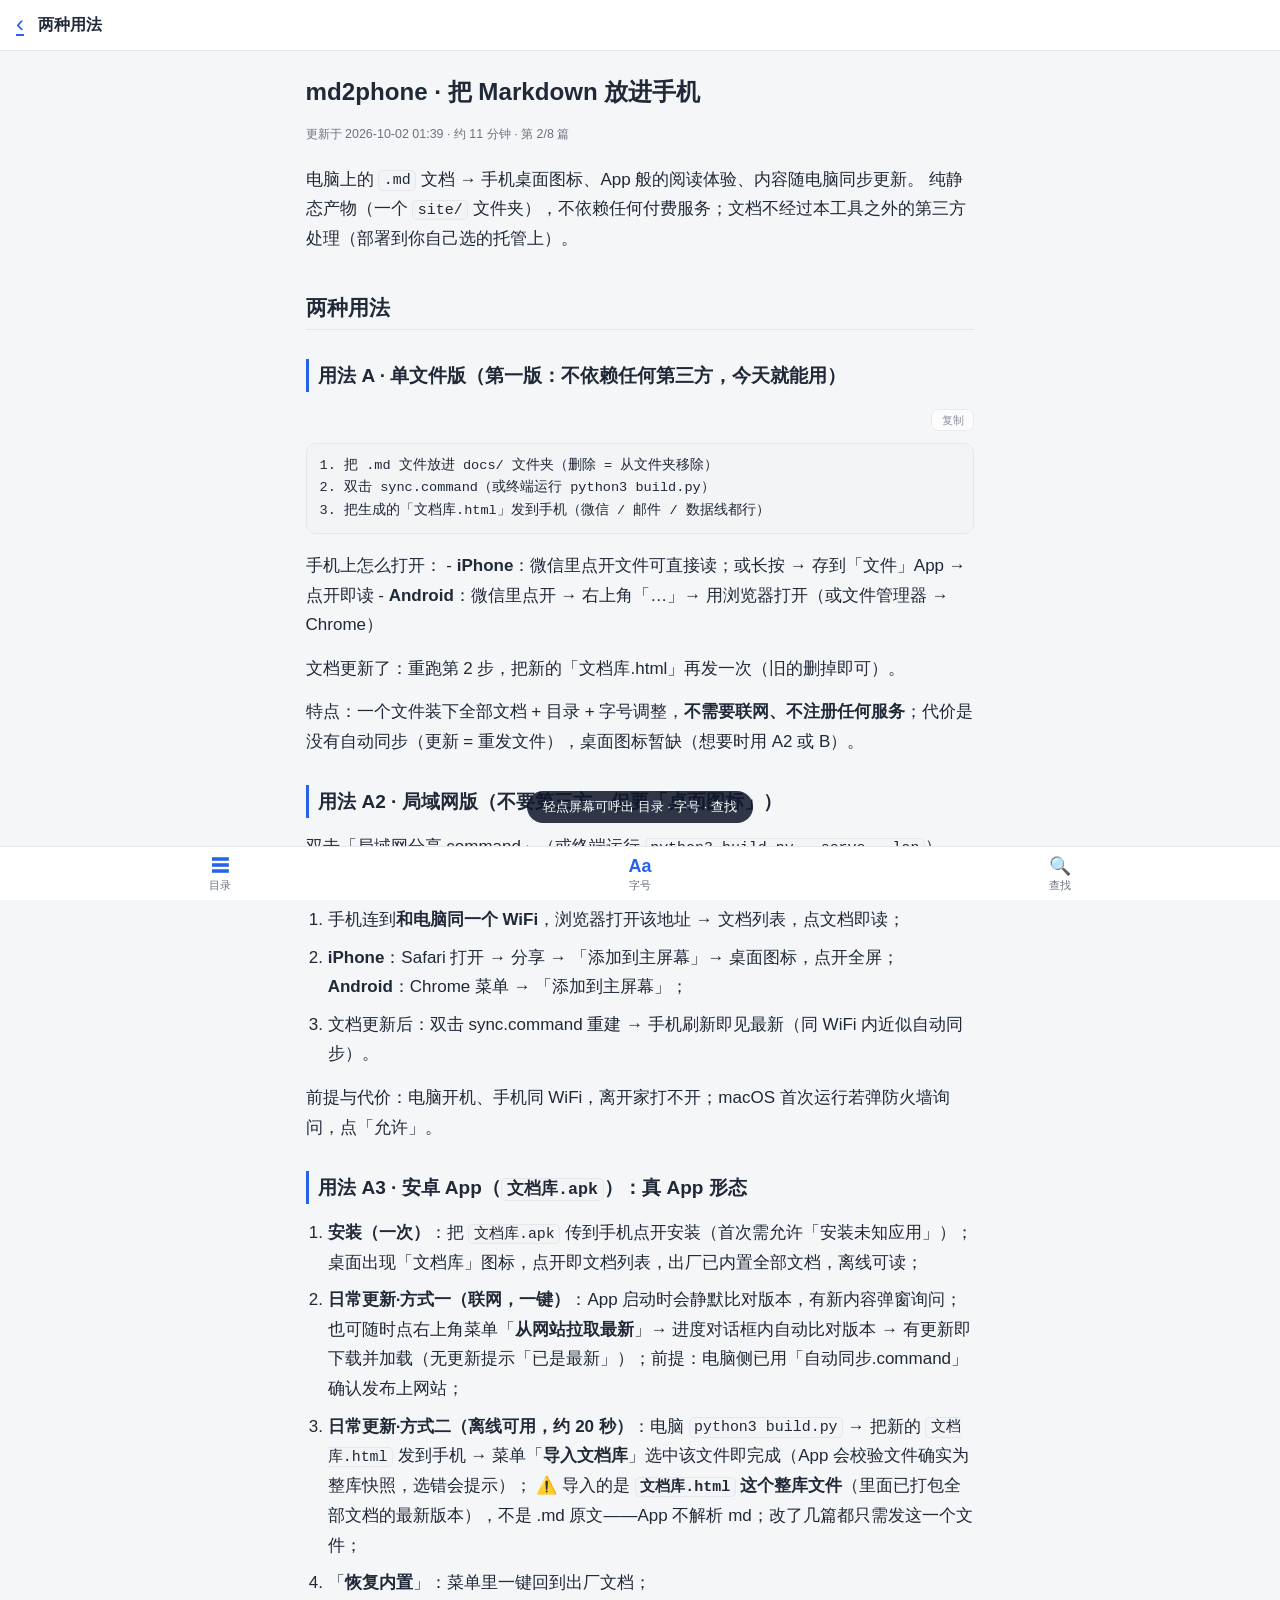
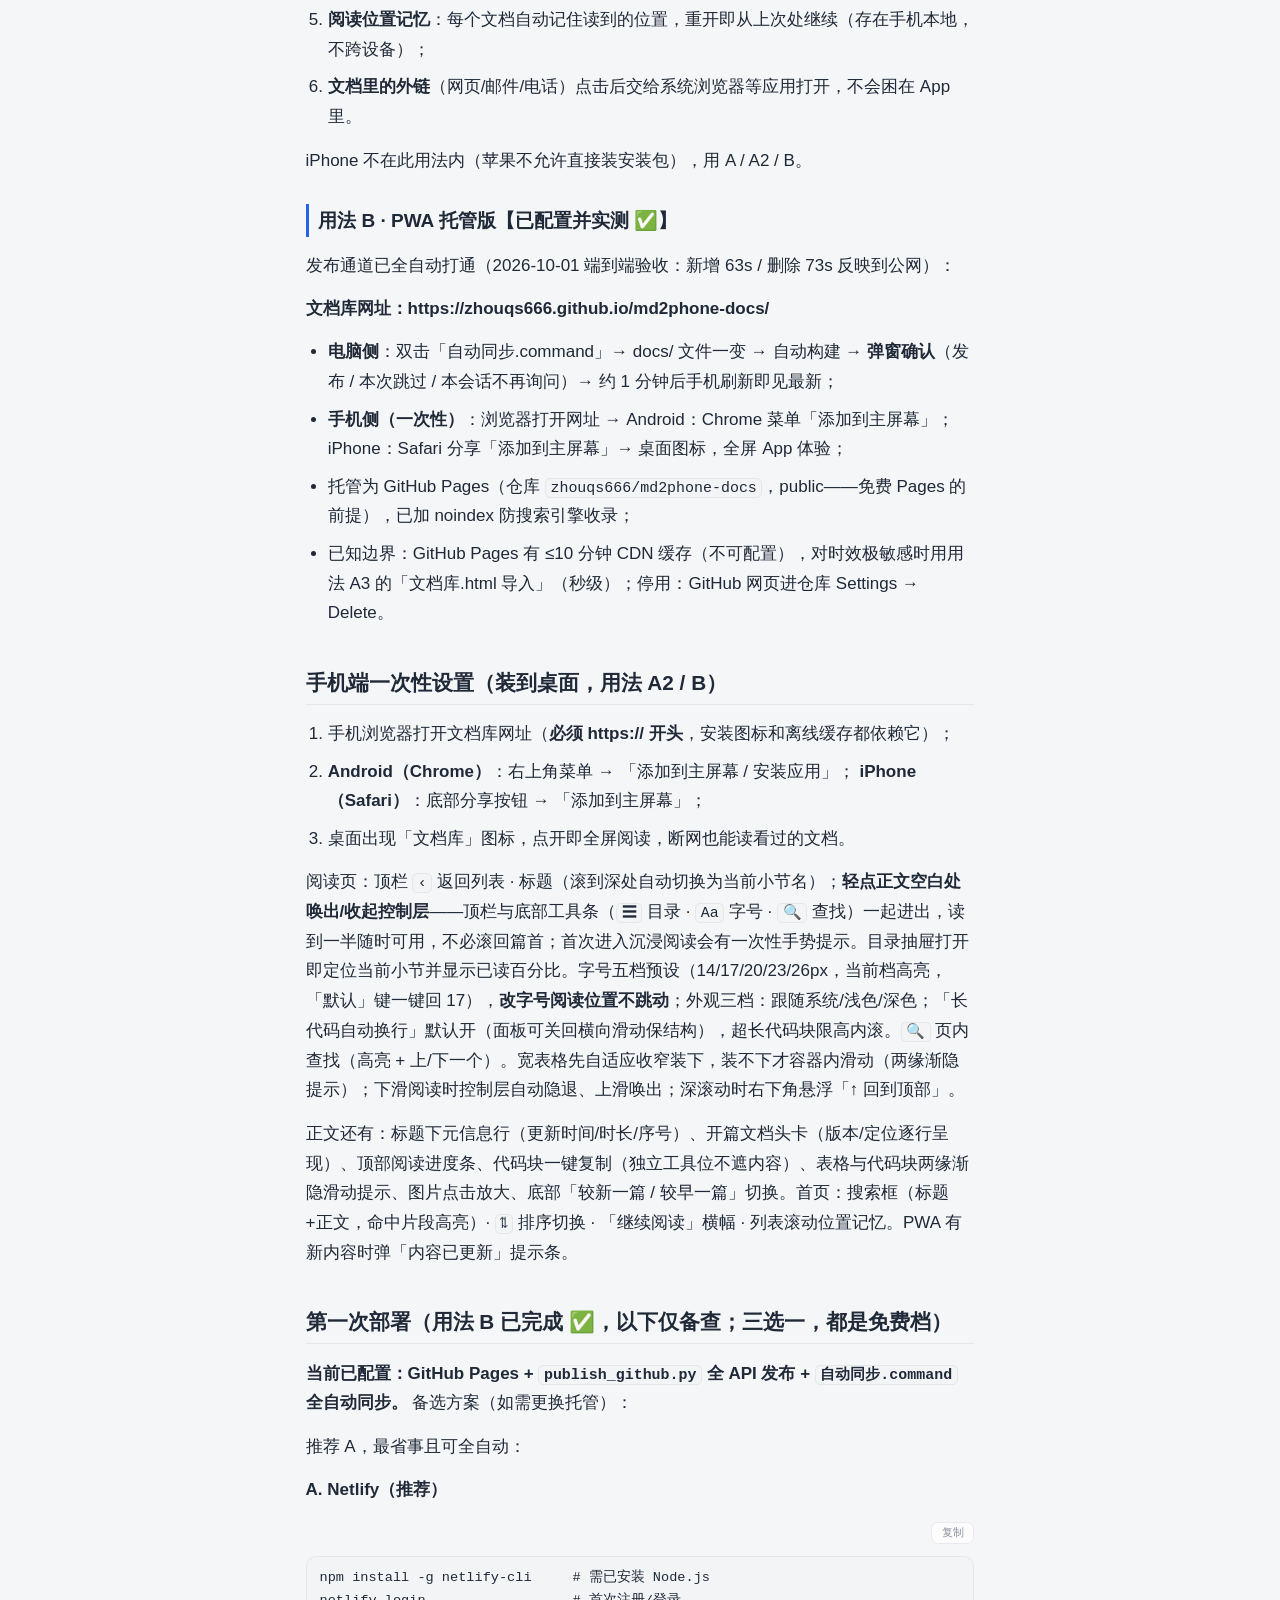
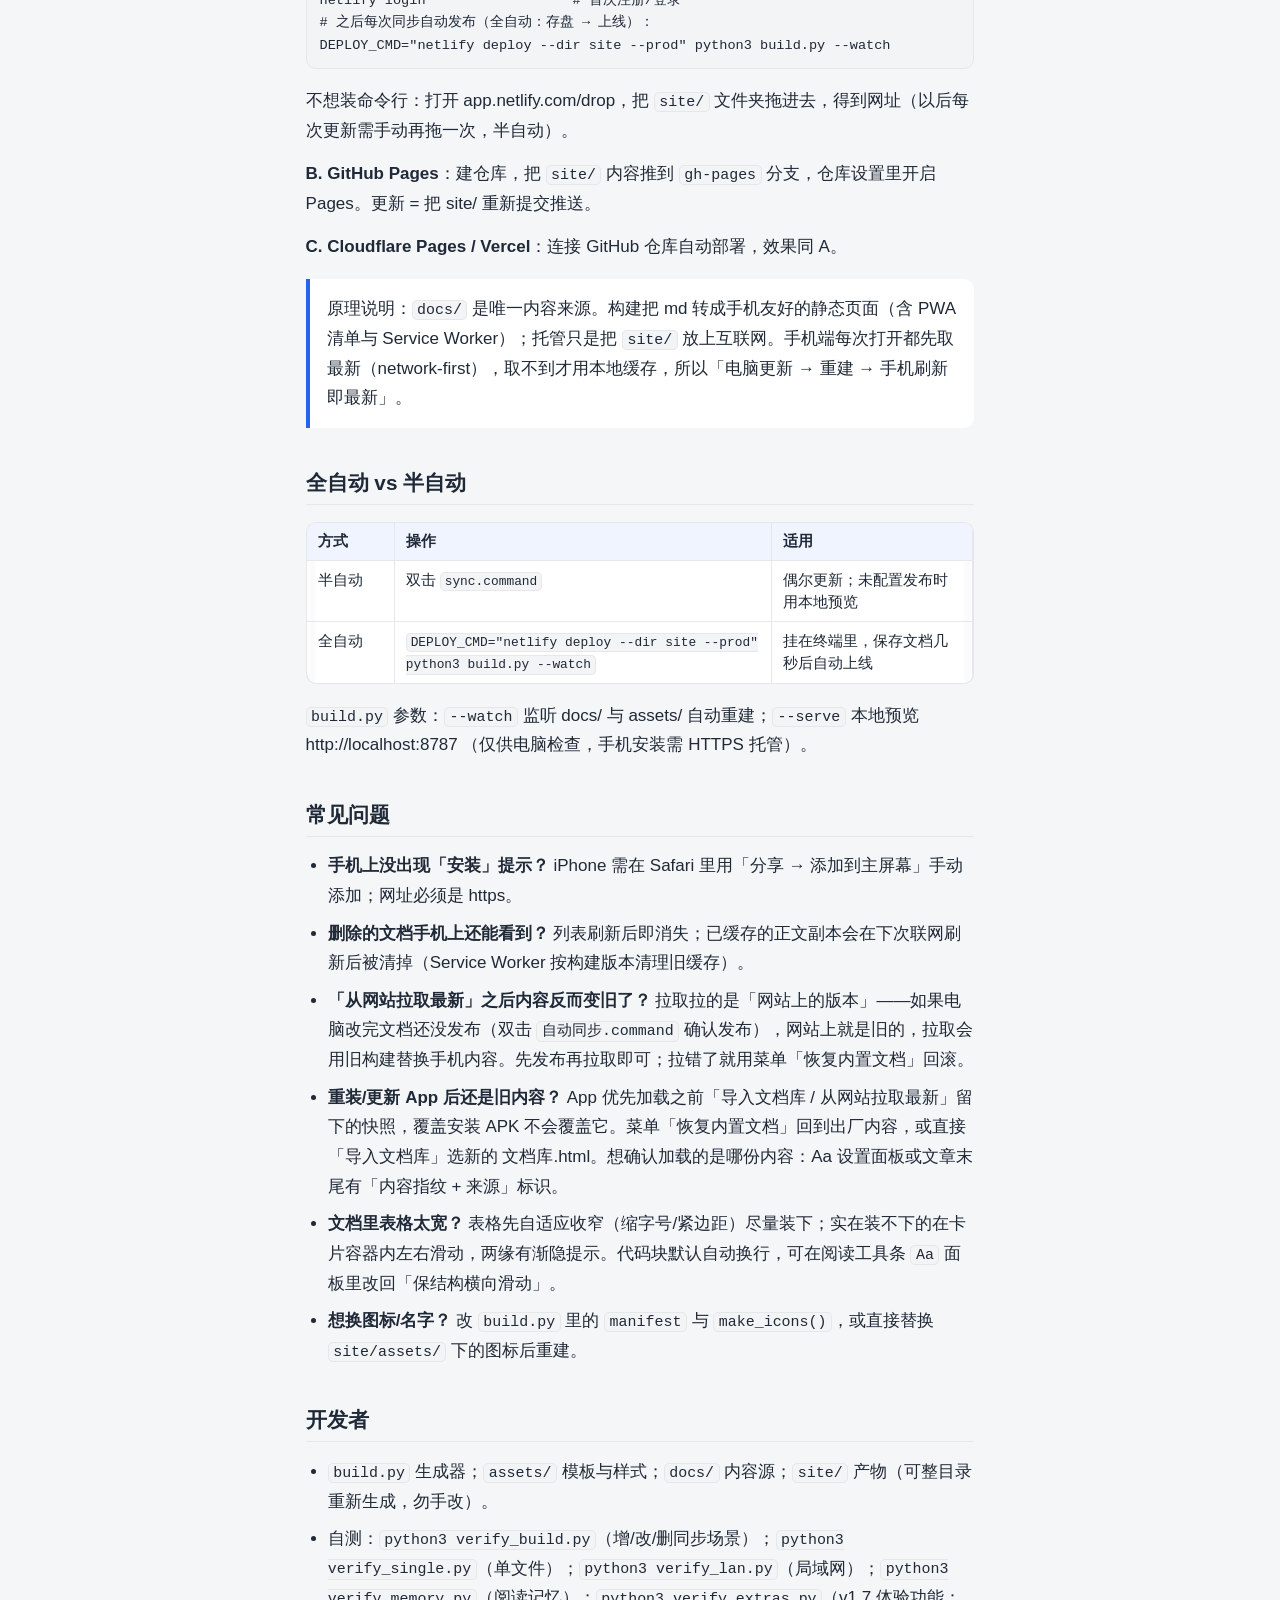
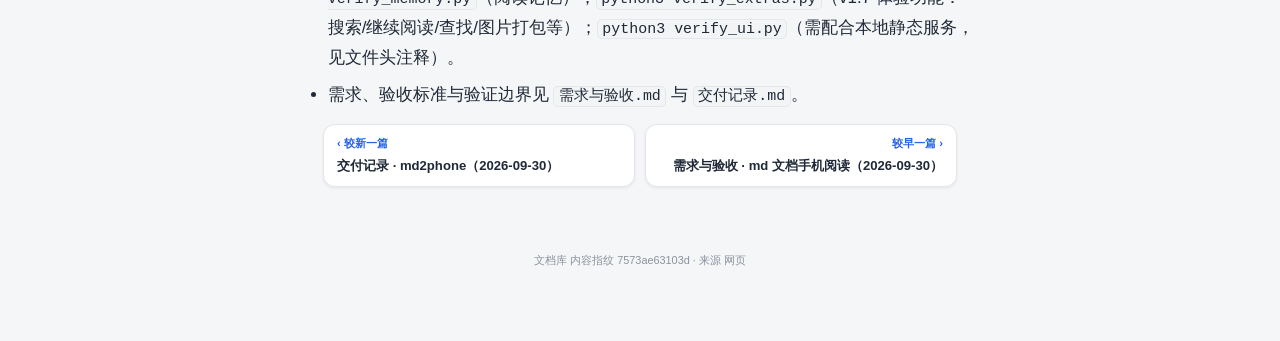
<file: 04c6e90faa.html>
<!doctype html>
<html lang="zh-CN">
<head>
<meta charset="utf-8">
<meta name="viewport" content="width=device-width,initial-scale=1,viewport-fit=cover">
<title>md2phone · 把 Markdown 放进手机 · 文档库</title>
<meta name="theme-color" content="#2563eb">
<meta name="theme-color" content="#0f1419" media="(prefers-color-scheme: dark)">
<meta name="robots" content="noindex">
<meta name="apple-mobile-web-app-capable" content="yes">
<meta name="apple-mobile-web-app-status-bar-style" content="default">
<meta name="apple-mobile-web-app-title" content="文档库">
<link rel="manifest" href="manifest.webmanifest">
<link rel="apple-touch-icon" href="assets/apple-touch-icon.png">
<link rel="icon" type="image/png" href="assets/icon-64.png">
<link rel="stylesheet" href="style.css">
</head>
<body>
<header class="top">
  <a class="icon-btn back" href="index.html" aria-label="返回列表">‹</a>
  <div class="title" id="docTitle">md2phone · 把 Markdown 放进手机</div>
</header>
<div class="fs-pop" id="fsPop" hidden>
  <div class="fs-row">
    <span class="fs-label">字号</span>
    <div class="fs-seg" id="fsSeg">
      <button type="button" data-fs-preset="14">小</button>
      <button type="button" data-fs-preset="17">标准</button>
      <button type="button" data-fs-preset="20">大</button>
      <button type="button" data-fs-preset="23">特大</button>
      <button type="button" data-fs-preset="26">超大</button>
    </div>
    <button type="button" class="fs-reset" id="fsReset">默认</button>
  </div>
  <div class="fs-row">
    <span class="fs-label">外观</span>
    <div class="fs-seg" id="themeSeg">
      <button type="button" data-theme-set="auto">自动</button>
      <button type="button" data-theme-set="light">浅色</button>
      <button type="button" data-theme-set="dark">深色</button>
    </div>
  </div>
  <div class="fs-row">
    <span class="fs-label">代码</span>
    <button type="button" class="fs-switch" id="prewrapBtn" role="switch" aria-checked="true">
      <span class="sw-track"><span class="sw-dot"></span></span>
      <span class="sw-text">长代码自动换行</span>
    </button>
  </div>
  <div class="fs-ver">内容指纹 7573ae63103d · 来源 <span class="fs-src">—</span></div>
</div>
<button class="top-btn" id="topBtn" aria-label="回到顶部">↑</button>
<nav class="readbar" aria-label="阅读工具">
  <button type="button" class="readbar-btn" id="tocBtn" aria-label="目录"><span class="rb-ico">☰</span><span class="rb-txt">目录</span></button>
  <button type="button" class="readbar-btn" id="fsBtn" aria-label="字号与外观"><span class="rb-ico">Aa</span><span class="rb-txt">字号</span></button>
  <button type="button" class="readbar-btn" id="findBtn" aria-label="页内查找"><span class="rb-ico">🔍</span><span class="rb-txt">查找</span></button>
</nav>
<div class="find-bar" id="findBar" hidden>
  <input id="findInput" type="search" placeholder="在本文中查找…" autocomplete="off">
  <span class="f-count" id="findCount"></span>
  <button class="icon-btn" id="findPrev" aria-label="上一个">↑</button>
  <button class="icon-btn" id="findNext" aria-label="下一个">↓</button>
  <button class="icon-btn" id="findClose" aria-label="关闭查找">×</button>
</div>
<div class="progress" id="progress"></div>
<div class="toc-backdrop"></div>
<nav class="toc-panel" aria-label="目录">
  <div class="toc-head"><span>目录</span><span class="toc-pct" id="tocPct"></span></div>
<a class="lv2" href="#_1">两种用法</a>
<a class="lv3" href="#a">用法 A · 单文件版（第一版：不依赖任何第三方，今天就能用）</a>
<a class="lv3" href="#a2">用法 A2 · 局域网版（不要第三方，但要「桌面图标」）</a>
<a class="lv3" href="#a3-appapk-app">用法 A3 · 安卓 App（文档库.apk）：真 App 形态</a>
<a class="lv3" href="#b-pwa">用法 B · PWA 托管版【已配置并实测 ✅】</a>
<a class="lv2" href="#a2-b">手机端一次性设置（装到桌面，用法 A2 / B）</a>
<a class="lv2" href="#b">第一次部署（用法 B 已完成 ✅，以下仅备查；三选一，都是免费档）</a>
<a class="lv2" href="#vs">全自动 vs 半自动</a>
<a class="lv2" href="#_2">常见问题</a>
<a class="lv2" href="#_3">开发者</a>
</nav>
<main><article class="doc">
<h1 id="md2phone-markdown">md2phone · 把 Markdown 放进手机</h1><div class="doc-meta-line">更新于 2026-10-02 01:39 · 约 11 分钟 · 第 2/8 篇</div>
<p>电脑上的 <code>.md</code> 文档 → 手机桌面图标、App 般的阅读体验、内容随电脑同步更新。
纯静态产物（一个 <code>site/</code> 文件夹），不依赖任何付费服务；文档不经过本工具之外的第三方处理（部署到你自己选的托管上）。</p>
<h2 id="_1">两种用法</h2>
<h3 id="a">用法 A · 单文件版（第一版：不依赖任何第三方，今天就能用）</h3>
<pre><code>1. 把 .md 文件放进 docs/ 文件夹（删除 = 从文件夹移除）
2. 双击 sync.command（或终端运行 python3 build.py）
3. 把生成的「文档库.html」发到手机（微信 / 邮件 / 数据线都行）
</code></pre>
<p>手机上怎么打开：
- <strong>iPhone</strong>：微信里点开文件可直接读；或长按 → 存到「文件」App → 点开即读
- <strong>Android</strong>：微信里点开 → 右上角「…」→ 用浏览器打开（或文件管理器 → Chrome）</p>
<p>文档更新了：重跑第 2 步，把新的「文档库.html」再发一次（旧的删掉即可）。</p>
<p>特点：一个文件装下全部文档 + 目录 + 字号调整，<strong>不需要联网、不注册任何服务</strong>；代价是没有自动同步（更新 = 重发文件），桌面图标暂缺（想要时用 A2 或 B）。</p>
<h3 id="a2">用法 A2 · 局域网版（不要第三方，但要「桌面图标」）</h3>
<p>双击「局域网分享.command」（或终端运行 <code>python3 build.py --serve --lan</code>），终端会显示一个形如 <code>http://192.168.x.x:8787/</code> 的地址：</p>
<ol>
<li>手机连到<strong>和电脑同一个 WiFi</strong>，浏览器打开该地址 → 文档列表，点文档即读；</li>
<li><strong>iPhone</strong>：Safari 打开 → 分享 → 「添加到主屏幕」→ 桌面图标，点开全屏；
   <strong>Android</strong>：Chrome 菜单 → 「添加到主屏幕」；</li>
<li>文档更新后：双击 sync.command 重建 → 手机刷新即见最新（同 WiFi 内近似自动同步）。</li>
</ol>
<p>前提与代价：电脑开机、手机同 WiFi，离开家打不开；macOS 首次运行若弹防火墙询问，点「允许」。</p>
<h3 id="a3-appapk-app">用法 A3 · 安卓 App（<code>文档库.apk</code>）：真 App 形态</h3>
<ol>
<li><strong>安装（一次）</strong>：把 <code>文档库.apk</code> 传到手机点开安装（首次需允许「安装未知应用」）；桌面出现「文档库」图标，点开即文档列表，出厂已内置全部文档，离线可读；</li>
<li><strong>日常更新·方式一（联网，一键）</strong>：App 启动时会静默比对版本，有新内容弹窗询问；也可随时点右上角菜单「<strong>从网站拉取最新</strong>」→ 进度对话框内自动比对版本 → 有更新即下载并加载（无更新提示「已是最新」）；前提：电脑侧已用「自动同步.command」确认发布上网站；</li>
<li><strong>日常更新·方式二（离线可用，约 20 秒）</strong>：电脑 <code>python3 build.py</code> → 把新的 <code>文档库.html</code> 发到手机 → 菜单「<strong>导入文档库</strong>」选中该文件即完成（App 会校验文件确实为整库快照，选错会提示）；
   ⚠️ 导入的是 <strong><code>文档库.html</code> 这个整库文件</strong>（里面已打包全部文档的最新版本），不是 .md 原文——App 不解析 md；改了几篇都只需发这一个文件；</li>
<li>「<strong>恢复内置</strong>」：菜单里一键回到出厂文档；</li>
<li><strong>阅读位置记忆</strong>：每个文档自动记住读到的位置，重开即从上次处继续（存在手机本地，不跨设备）；</li>
<li><strong>文档里的外链</strong>（网页/邮件/电话）点击后交给系统浏览器等应用打开，不会困在 App 里。</li>
</ol>
<p>iPhone 不在此用法内（苹果不允许直接装安装包），用 A / A2 / B。</p>
<h3 id="b-pwa">用法 B · PWA 托管版【已配置并实测 ✅】</h3>
<p>发布通道已全自动打通（2026-10-01 端到端验收：新增 63s / 删除 73s 反映到公网）：</p>
<p><strong>文档库网址：https://zhouqs666.github.io/md2phone-docs/</strong></p>
<ul>
<li><strong>电脑侧</strong>：双击「自动同步.command」→ docs/ 文件一变 → 自动构建 → <strong>弹窗确认</strong>（发布 / 本次跳过 / 本会话不再询问）→ 约 1 分钟后手机刷新即见最新；</li>
<li><strong>手机侧（一次性）</strong>：浏览器打开网址 → Android：Chrome 菜单「添加到主屏幕」；iPhone：Safari 分享「添加到主屏幕」→ 桌面图标，全屏 App 体验；</li>
<li>托管为 GitHub Pages（仓库 <code>zhouqs666/md2phone-docs</code>，public——免费 Pages 的前提），已加 noindex 防搜索引擎收录；</li>
<li>已知边界：GitHub Pages 有 ≤10 分钟 CDN 缓存（不可配置），对时效极敏感时用用法 A3 的「文档库.html 导入」（秒级）；停用：GitHub 网页进仓库 Settings → Delete。</li>
</ul>
<h2 id="a2-b">手机端一次性设置（装到桌面，用法 A2 / B）</h2>
<ol>
<li>手机浏览器打开文档库网址（<strong>必须 https:// 开头</strong>，安装图标和离线缓存都依赖它）；</li>
<li><strong>Android（Chrome）</strong>：右上角菜单 → 「添加到主屏幕 / 安装应用」；
   <strong>iPhone（Safari）</strong>：底部分享按钮 → 「添加到主屏幕」；</li>
<li>桌面出现「文档库」图标，点开即全屏阅读，断网也能读看过的文档。</li>
</ol>
<p>阅读页：顶栏 <code>‹</code> 返回列表 · 标题（滚到深处自动切换为当前小节名）；<strong>轻点正文空白处唤出/收起控制层</strong>——顶栏与底部工具条（<code>☰</code> 目录 · <code>Aa</code> 字号 · <code>🔍</code> 查找）一起进出，读到一半随时可用，不必滚回篇首；首次进入沉浸阅读会有一次性手势提示。目录抽屉打开即定位当前小节并显示已读百分比。字号五档预设（14/17/20/23/26px，当前档高亮，「默认」键一键回 17），<strong>改字号阅读位置不跳动</strong>；外观三档：跟随系统/浅色/深色；「长代码自动换行」默认开（面板可关回横向滑动保结构），超长代码块限高内滚。<code>🔍</code> 页内查找（高亮 + 上/下一个）。宽表格先自适应收窄装下，装不下才容器内滑动（两缘渐隐提示）；下滑阅读时控制层自动隐退、上滑唤出；深滚动时右下角悬浮「↑ 回到顶部」。</p>
<p>正文还有：标题下元信息行（更新时间/时长/序号）、开篇文档头卡（版本/定位逐行呈现）、顶部阅读进度条、代码块一键复制（独立工具位不遮内容）、表格与代码块两缘渐隐滑动提示、图片点击放大、底部「较新一篇 / 较早一篇」切换。首页：搜索框（标题+正文，命中片段高亮）· <code>⇅</code> 排序切换 · 「继续阅读」横幅 · 列表滚动位置记忆。PWA 有新内容时弹「内容已更新」提示条。</p>
<h2 id="b">第一次部署（用法 B 已完成 ✅，以下仅备查；三选一，都是免费档）</h2>
<p><strong>当前已配置：GitHub Pages + <code>publish_github.py</code> 全 API 发布 + <code>自动同步.command</code> 全自动同步。</strong>
备选方案（如需更换托管）：</p>
<p>推荐 A，最省事且可全自动：</p>
<p><strong>A. Netlify（推荐）</strong></p>
<pre><code class="language-bash">npm install -g netlify-cli     # 需已安装 Node.js
netlify login                  # 首次注册/登录
# 之后每次同步自动发布（全自动：存盘 → 上线）：
DEPLOY_CMD=&quot;netlify deploy --dir site --prod&quot; python3 build.py --watch
</code></pre>
<p>不想装命令行：打开 app.netlify.com/drop，把 <code>site/</code> 文件夹拖进去，得到网址（以后每次更新需手动再拖一次，半自动）。</p>
<p><strong>B. GitHub Pages</strong>：建仓库，把 <code>site/</code> 内容推到 <code>gh-pages</code> 分支，仓库设置里开启 Pages。更新 = 把 site/ 重新提交推送。</p>
<p><strong>C. Cloudflare Pages / Vercel</strong>：连接 GitHub 仓库自动部署，效果同 A。</p>
<blockquote>
<p>原理说明：<code>docs/</code> 是唯一内容来源。构建把 md 转成手机友好的静态页面（含 PWA 清单与 Service Worker）；托管只是把 <code>site/</code> 放上互联网。手机端每次打开都先取最新（network-first），取不到才用本地缓存，所以「电脑更新 → 重建 → 手机刷新即最新」。</p>
</blockquote>
<h2 id="vs">全自动 vs 半自动</h2>
<div class="table-wrap"><table>
<thead>
<tr>
<th>方式</th>
<th>操作</th>
<th>适用</th>
</tr>
</thead>
<tbody>
<tr>
<td>半自动</td>
<td>双击 <code>sync.command</code></td>
<td>偶尔更新；未配置发布时用本地预览</td>
</tr>
<tr>
<td>全自动</td>
<td><code>DEPLOY_CMD="netlify deploy --dir site --prod" python3 build.py --watch</code></td>
<td>挂在终端里，保存文档几秒后自动上线</td>
</tr>
</tbody>
</table></div>
<p><code>build.py</code> 参数：<code>--watch</code> 监听 docs/ 与 assets/ 自动重建；<code>--serve</code> 本地预览 http://localhost:8787 （仅供电脑检查，手机安装需 HTTPS 托管）。</p>
<h2 id="_2">常见问题</h2>
<ul>
<li><strong>手机上没出现「安装」提示？</strong> iPhone 需在 Safari 里用「分享 → 添加到主屏幕」手动添加；网址必须是 https。</li>
<li><strong>删除的文档手机上还能看到？</strong> 列表刷新后即消失；已缓存的正文副本会在下次联网刷新后被清掉（Service Worker 按构建版本清理旧缓存）。</li>
<li><strong>「从网站拉取最新」之后内容反而变旧了？</strong> 拉取拉的是「网站上的版本」——如果电脑改完文档还没发布（双击 <code>自动同步.command</code> 确认发布），网站上就是旧的，拉取会用旧构建替换手机内容。先发布再拉取即可；拉错了就用菜单「恢复内置文档」回滚。</li>
<li><strong>重装/更新 App 后还是旧内容？</strong> App 优先加载之前「导入文档库 / 从网站拉取最新」留下的快照，覆盖安装 APK 不会覆盖它。菜单「恢复内置文档」回到出厂内容，或直接「导入文档库」选新的 文档库.html。想确认加载的是哪份内容：Aa 设置面板或文章末尾有「内容指纹 + 来源」标识。</li>
<li><strong>文档里表格太宽？</strong> 表格先自适应收窄（缩字号/紧边距）尽量装下；实在装不下的在卡片容器内左右滑动，两缘有渐隐提示。代码块默认自动换行，可在阅读工具条 <code>Aa</code> 面板里改回「保结构横向滑动」。</li>
<li><strong>想换图标/名字？</strong> 改 <code>build.py</code> 里的 <code>manifest</code> 与 <code>make_icons()</code>，或直接替换 <code>site/assets/</code> 下的图标后重建。</li>
</ul>
<h2 id="_3">开发者</h2>
<ul>
<li><code>build.py</code> 生成器；<code>assets/</code> 模板与样式；<code>docs/</code> 内容源；<code>site/</code> 产物（可整目录重新生成，勿手改）。</li>
<li>自测：<code>python3 verify_build.py</code>（增/改/删同步场景）；<code>python3 verify_single.py</code>（单文件）；<code>python3 verify_lan.py</code>（局域网）；<code>python3 verify_memory.py</code>（阅读记忆）；<code>python3 verify_extras.py</code>（v1.7 体验功能：搜索/继续阅读/查找/图片打包等）；<code>python3 verify_ui.py</code>（需配合本地静态服务，见文件头注释）。</li>
<li>需求、验收标准与验证边界见 <code>需求与验收.md</code> 与 <code>交付记录.md</code>。</li>
</ul>
<nav class="doc-nav"><a class="prev" href="ea877eb60d.html"><span class="d-label">‹ 较新一篇</span><span class="d-title">交付记录 · md2phone（2026-09-30）</span></a><a class="next" href="899b96eadf.html"><span class="d-label">较早一篇 ›</span><span class="d-title">需求与验收 · md 文档手机阅读（2026-09-30）</span></a></nav>
<div class="build-id">文档库 内容指纹 7573ae63103d · 来源 <span class="fs-src">—</span></div>
</article></main>
<script src="app.js"></script>
</body>
</html>
</file>
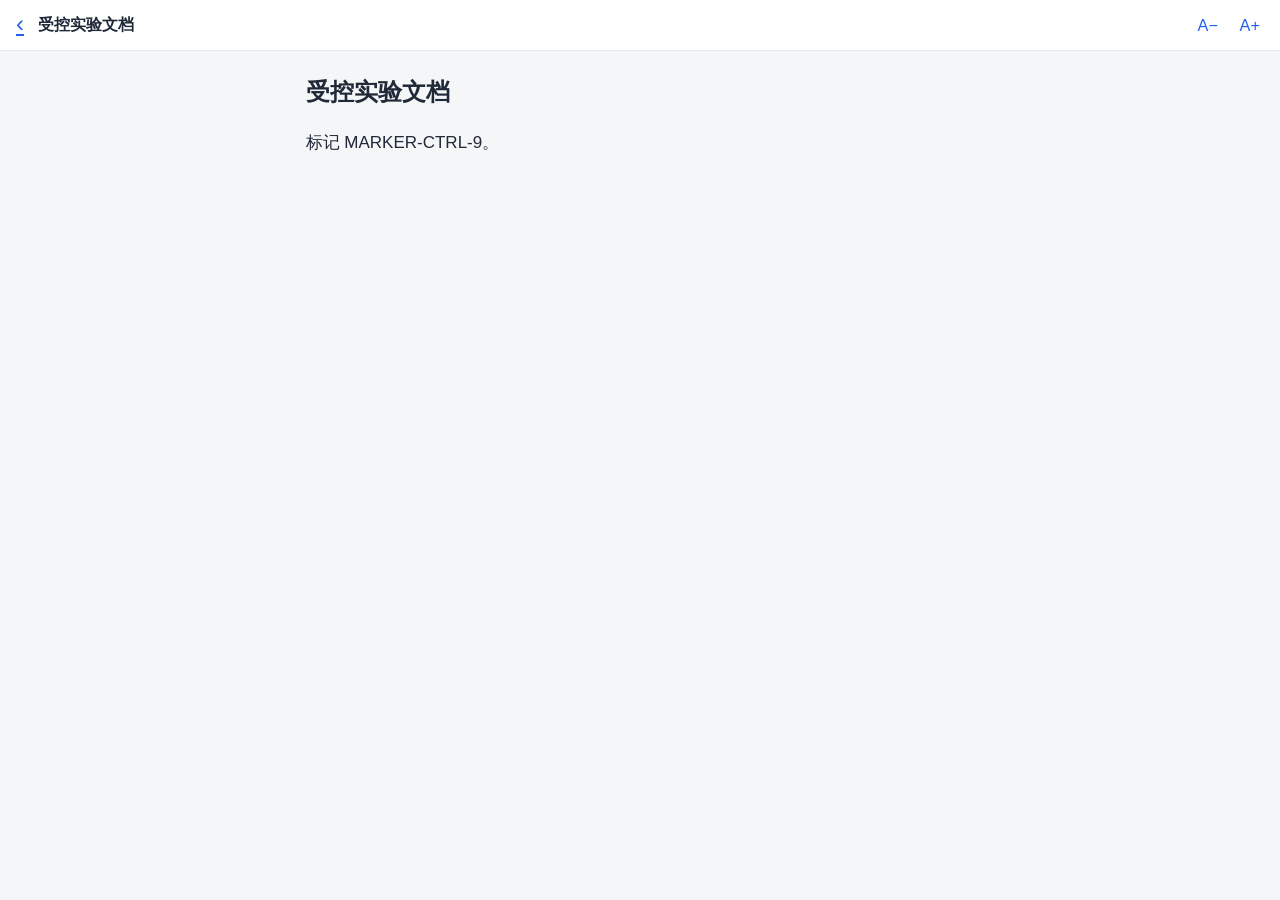
<file: 0f281f5c96.html>
<!doctype html>
<html lang="zh-CN">
<head>
<meta charset="utf-8">
<meta name="viewport" content="width=device-width,initial-scale=1,viewport-fit=cover">
<title>受控实验文档 · 文档库</title>
<meta name="theme-color" content="#2563eb">
<meta name="robots" content="noindex">
<meta name="apple-mobile-web-app-capable" content="yes">
<meta name="apple-mobile-web-app-status-bar-style" content="default">
<meta name="apple-mobile-web-app-title" content="文档库">
<link rel="manifest" href="manifest.webmanifest">
<link rel="apple-touch-icon" href="assets/apple-touch-icon.png">
<link rel="icon" type="image/png" href="assets/icon-64.png">
<link rel="stylesheet" href="style.css">
</head>
<body>
<header class="top">
  <a class="icon-btn back" href="index.html" aria-label="返回列表">‹</a>
  <div class="title">受控实验文档</div>
  <button class="icon-btn fs" data-fs="-1" aria-label="缩小字号">A−</button>
  <button class="icon-btn fs" data-fs="1" aria-label="放大字号">A+</button>
  <button class="icon-btn" id="tocBtn" aria-label="目录">☰</button>
</header>
<div class="toc-backdrop"></div>
<nav class="toc-panel" aria-label="目录">
  <div class="toc-head">目录</div>
<div class="toc-none">本文档没有可用的目录。</div>
</nav>
<main><article class="doc">
<h1 id="_1">受控实验文档</h1>
<p>标记 MARKER-CTRL-9。</p>
</article></main>
<script src="app.js"></script>
</body>
</html>
</file>
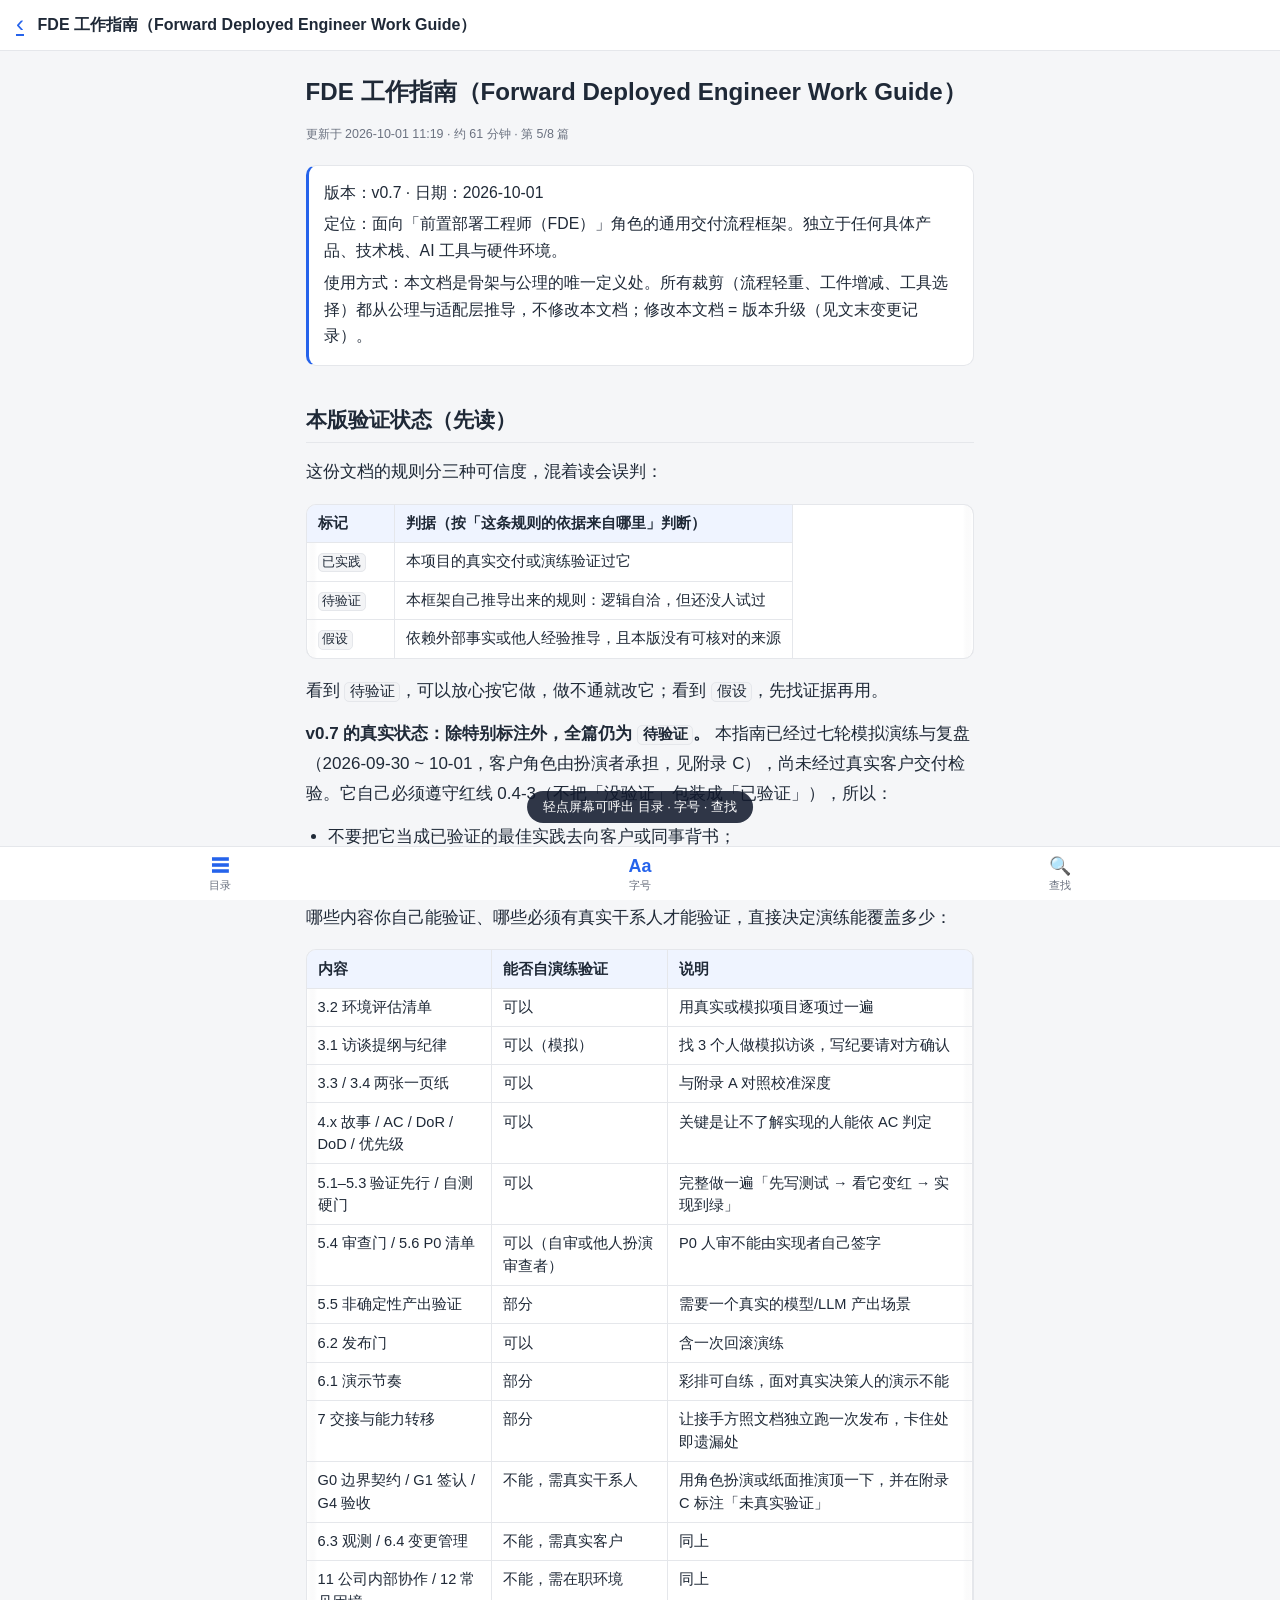
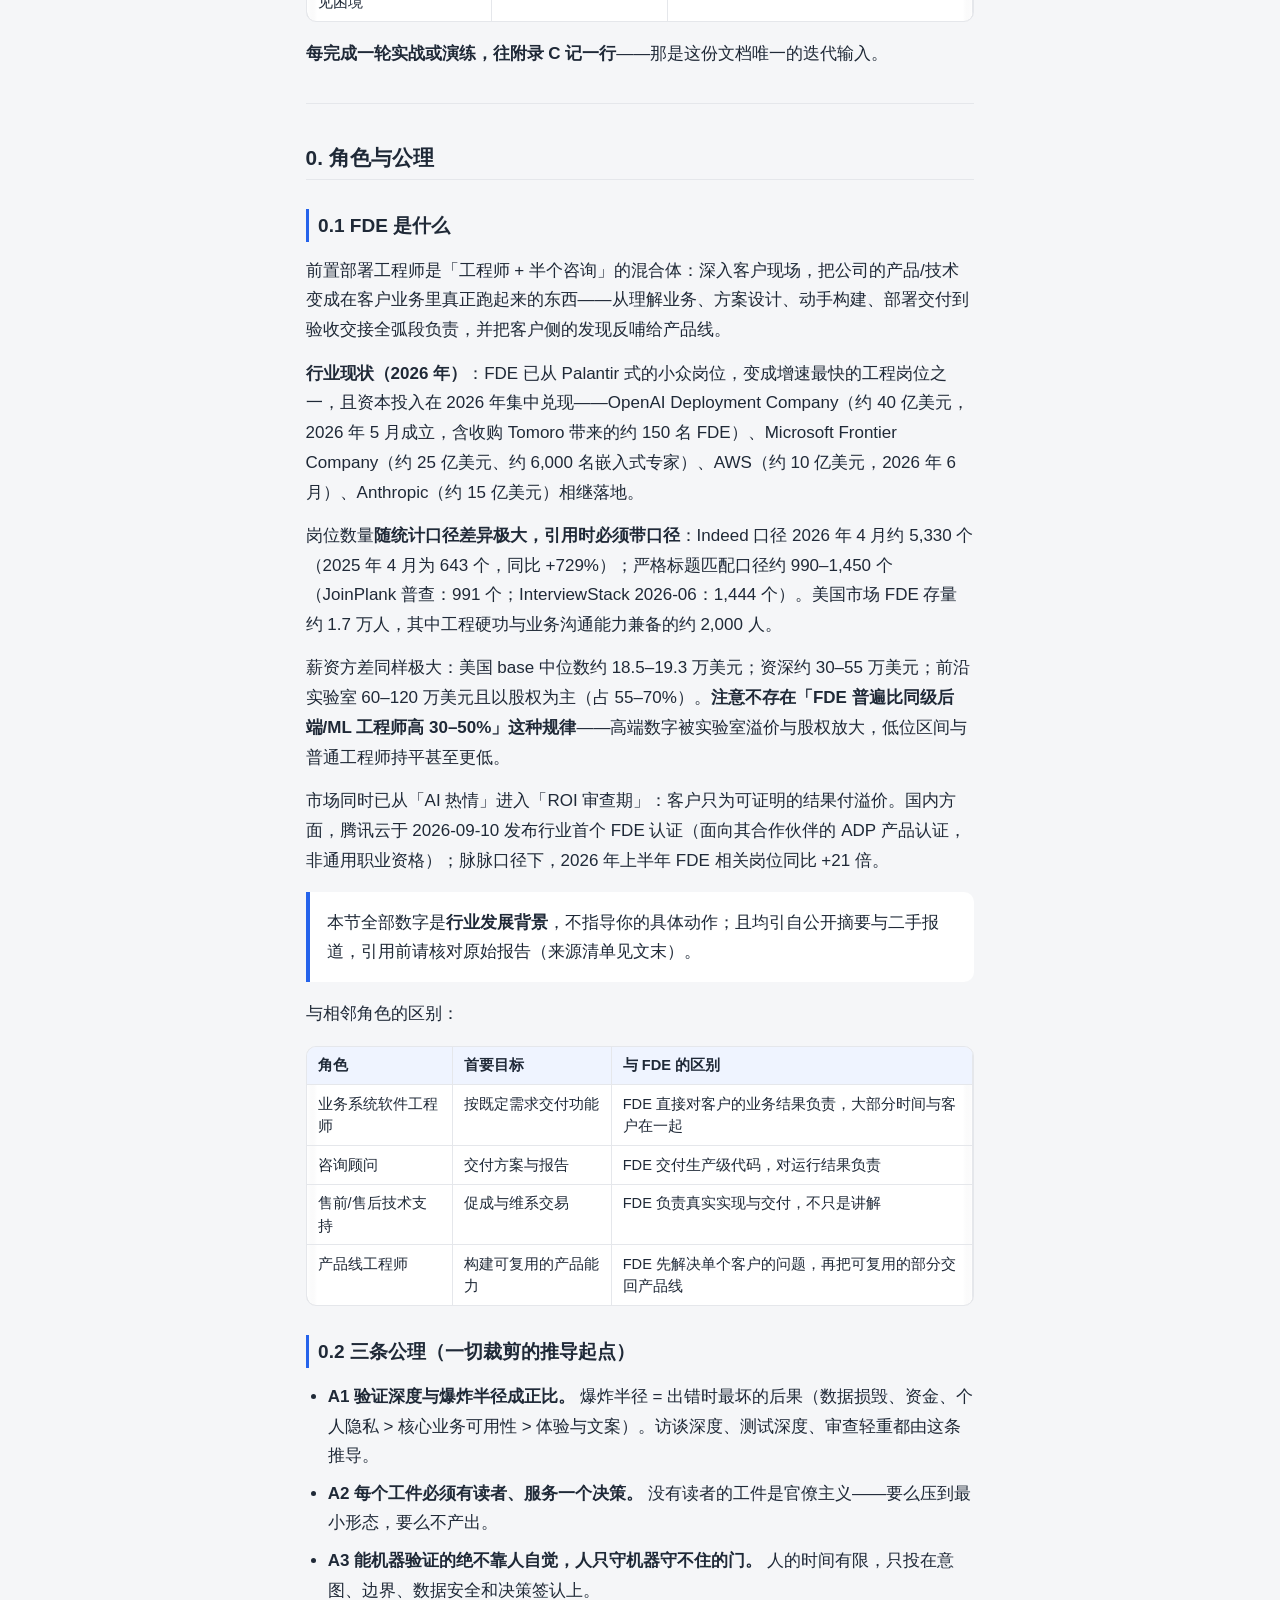
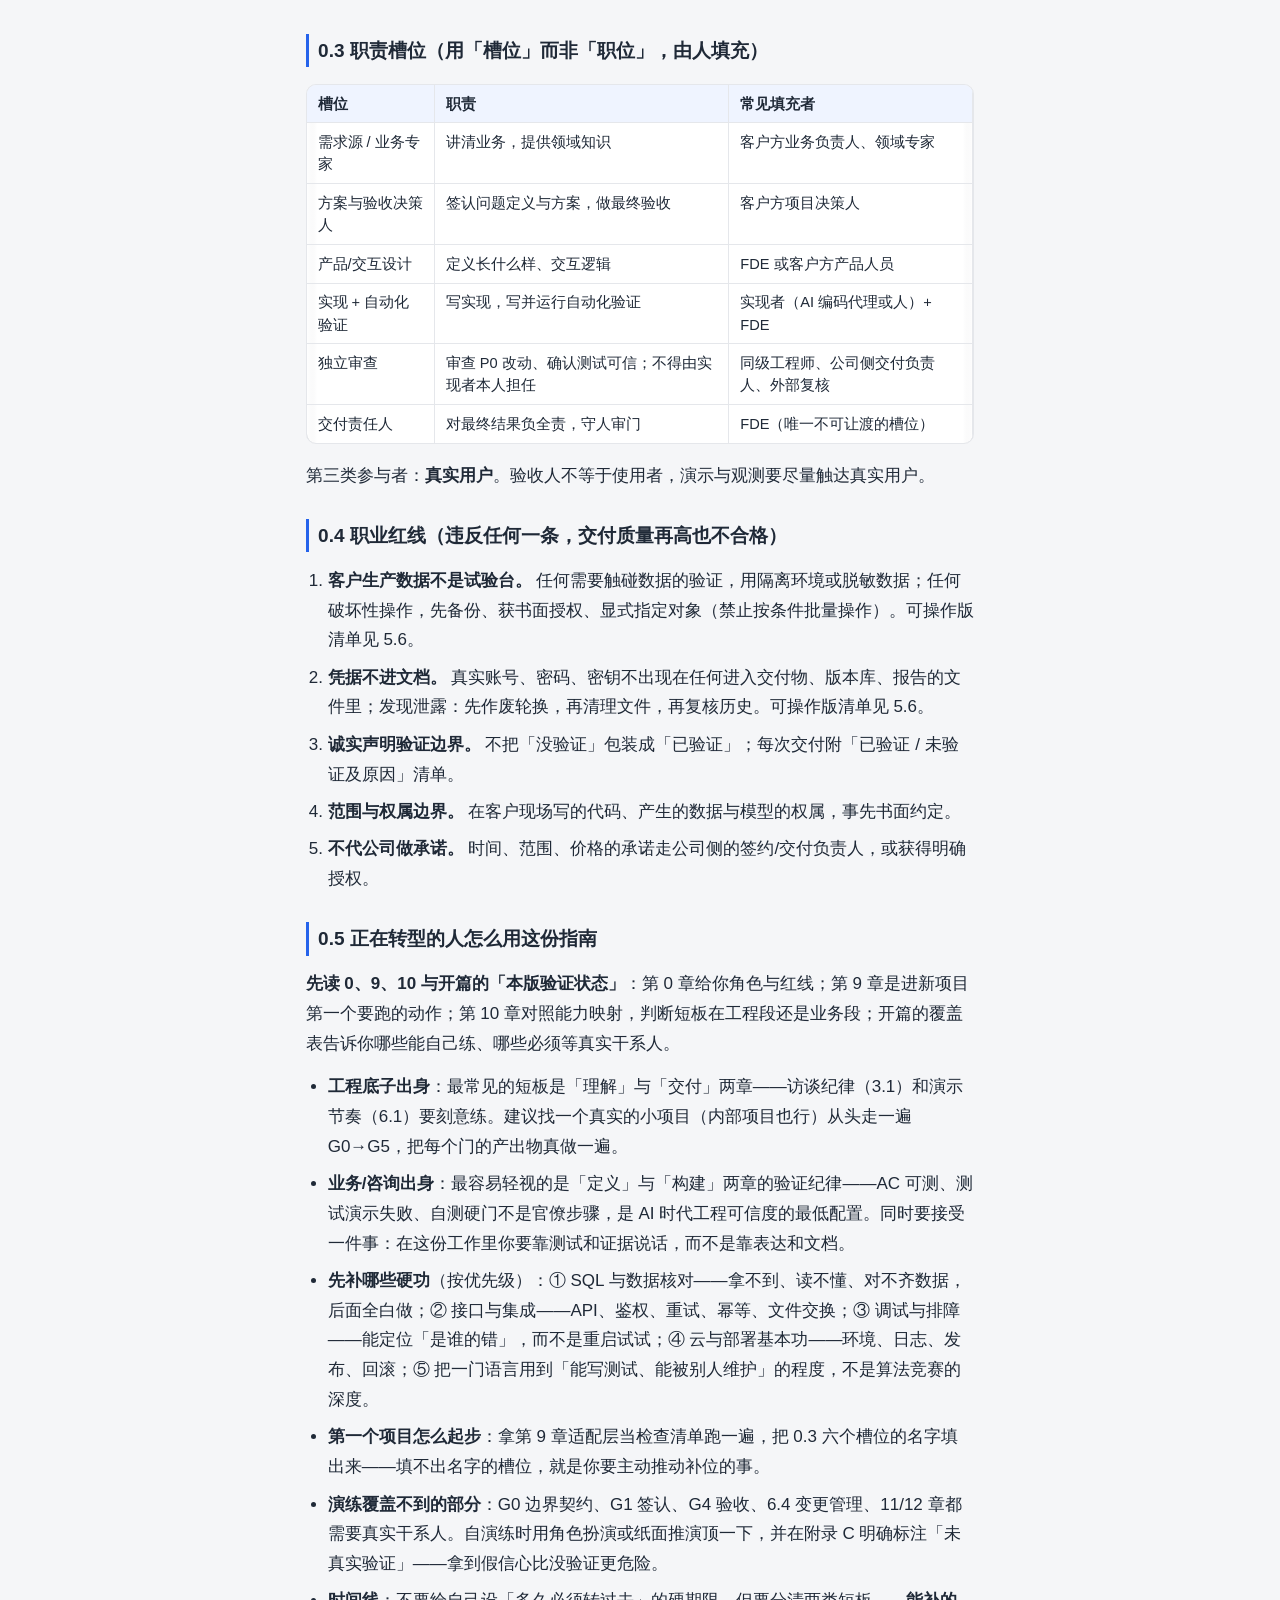
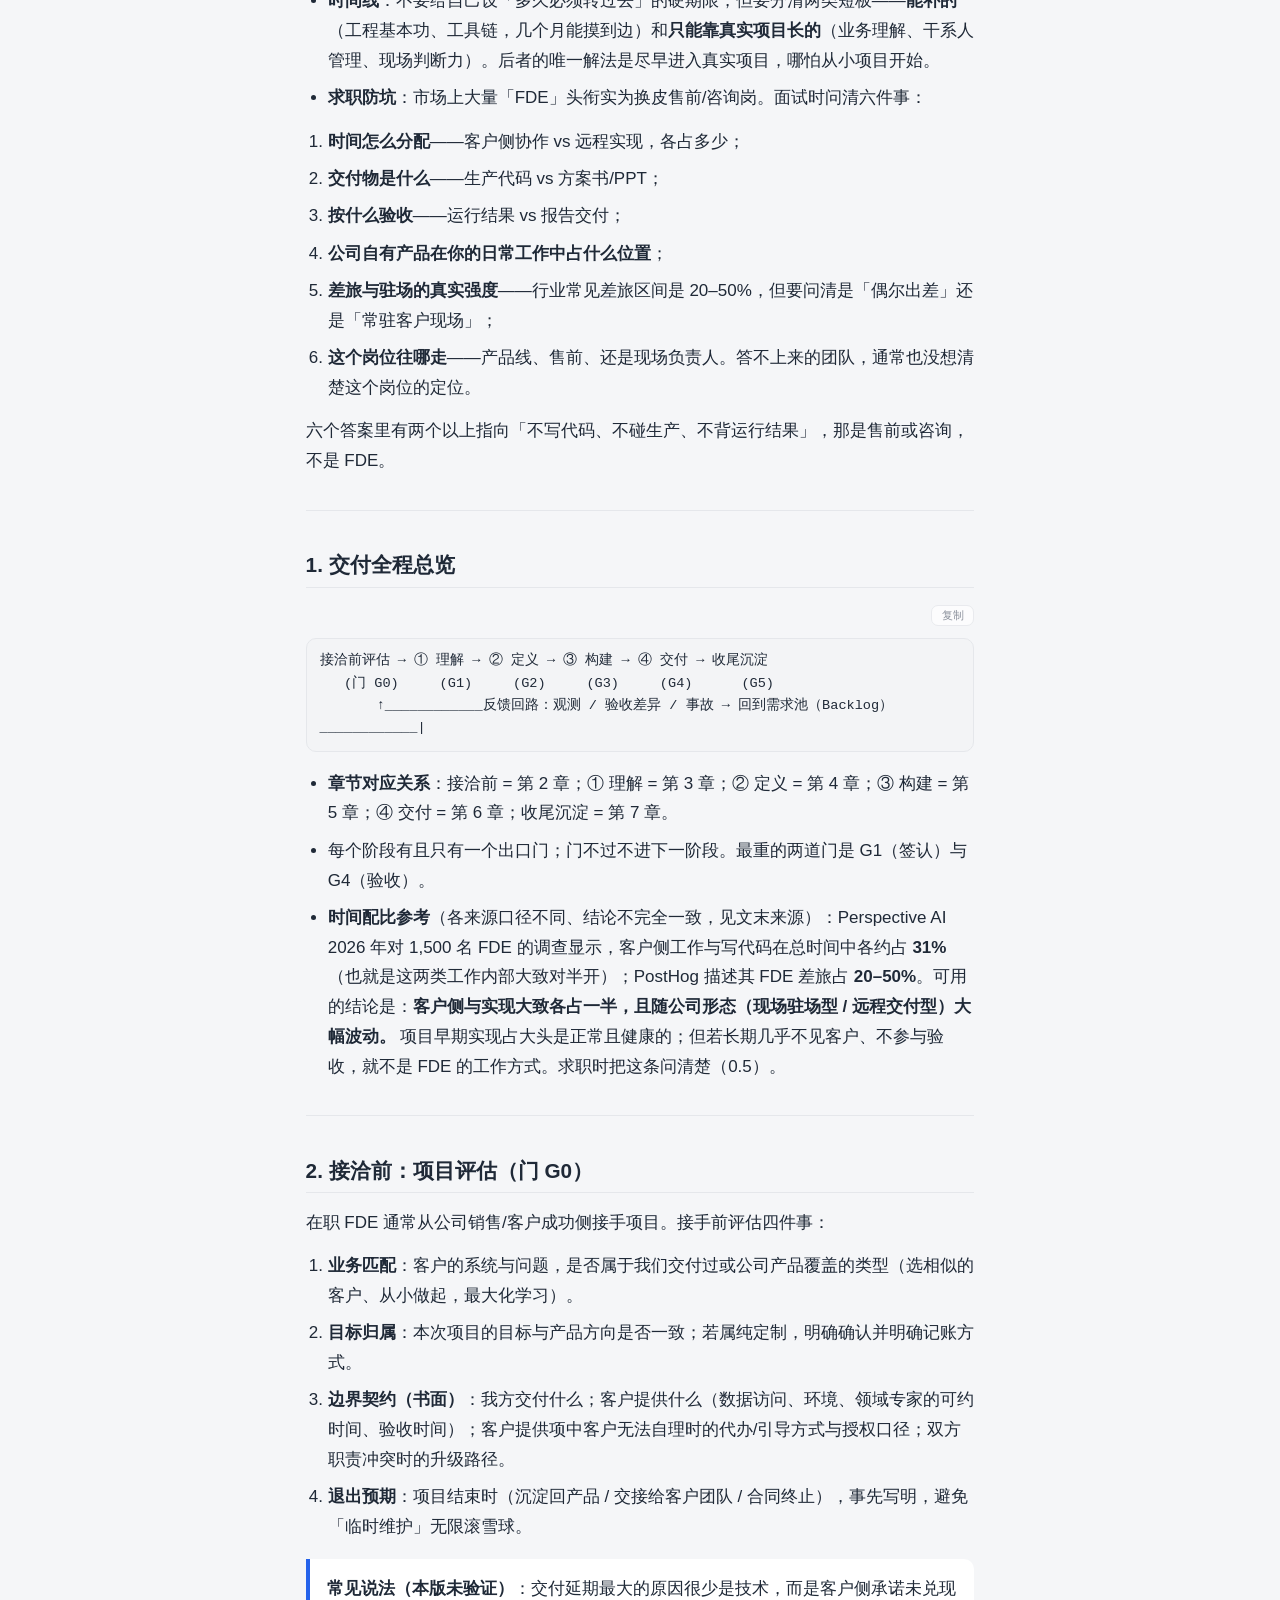
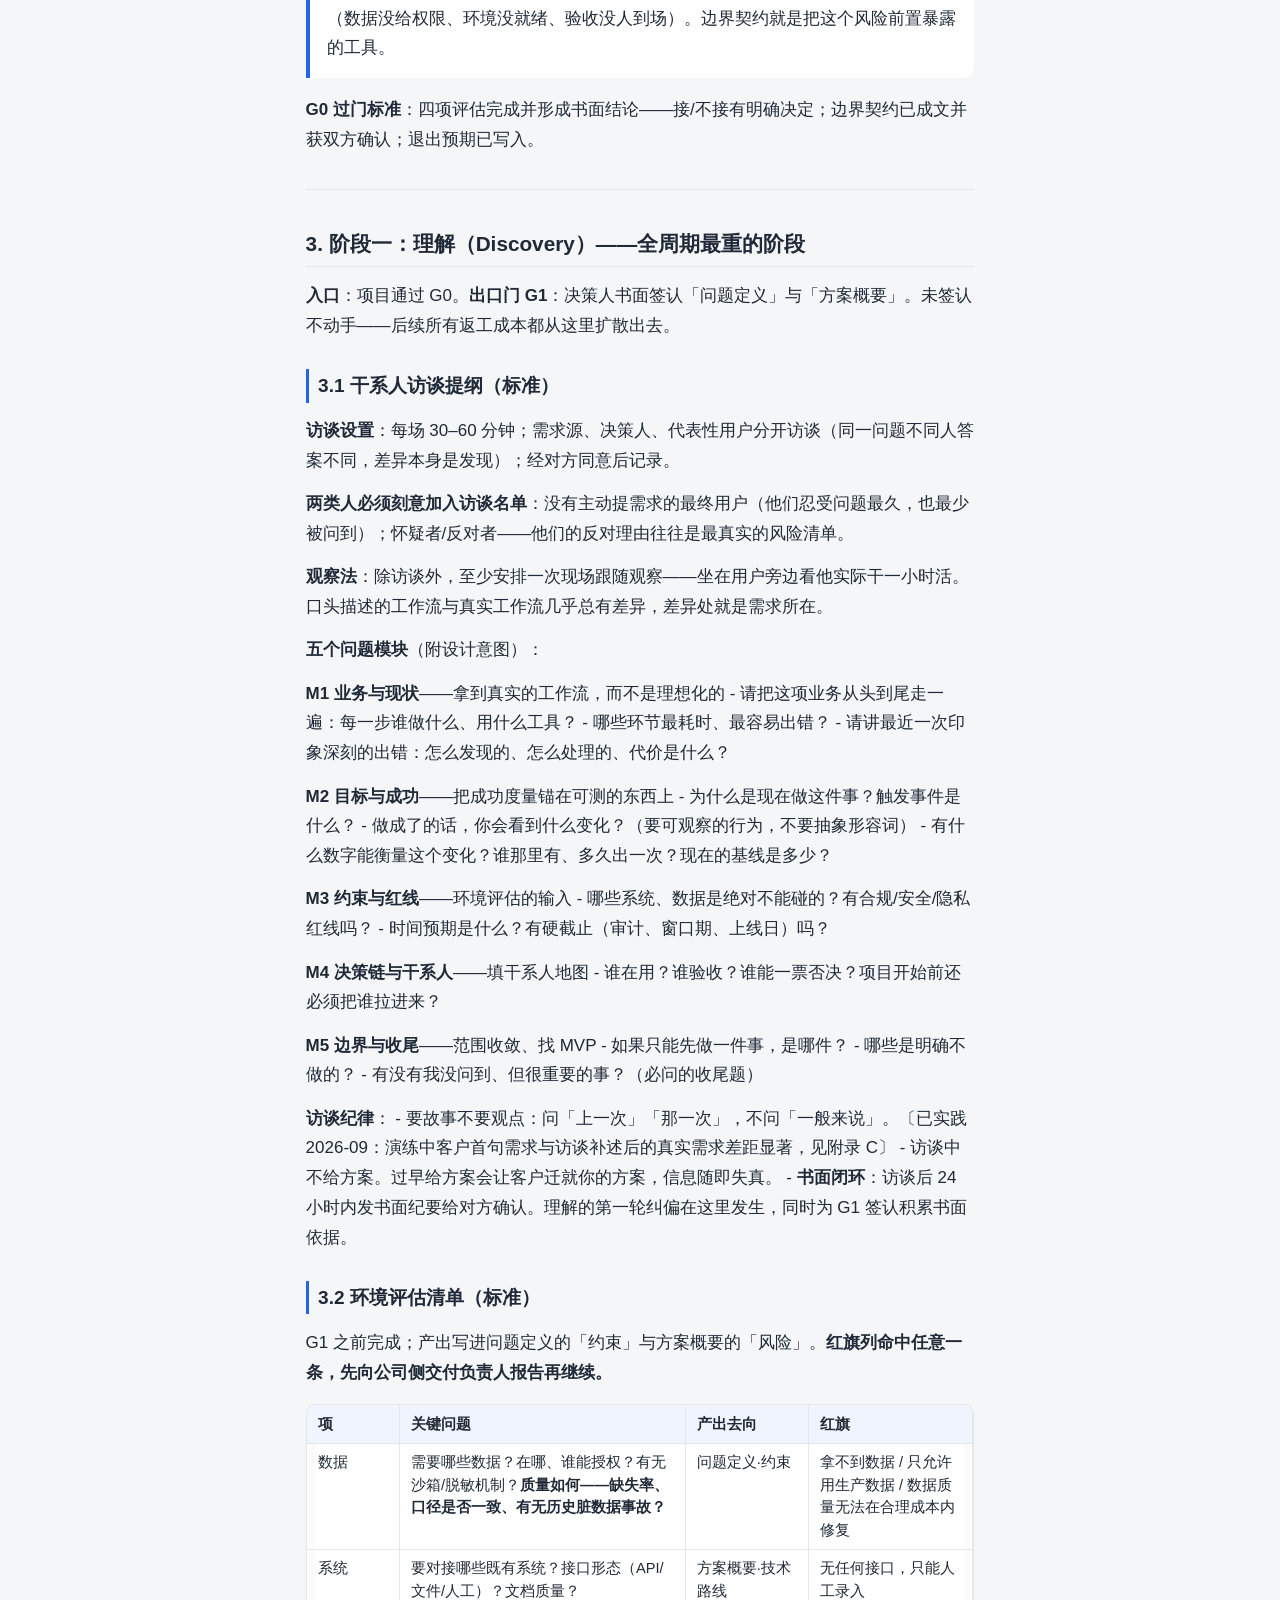
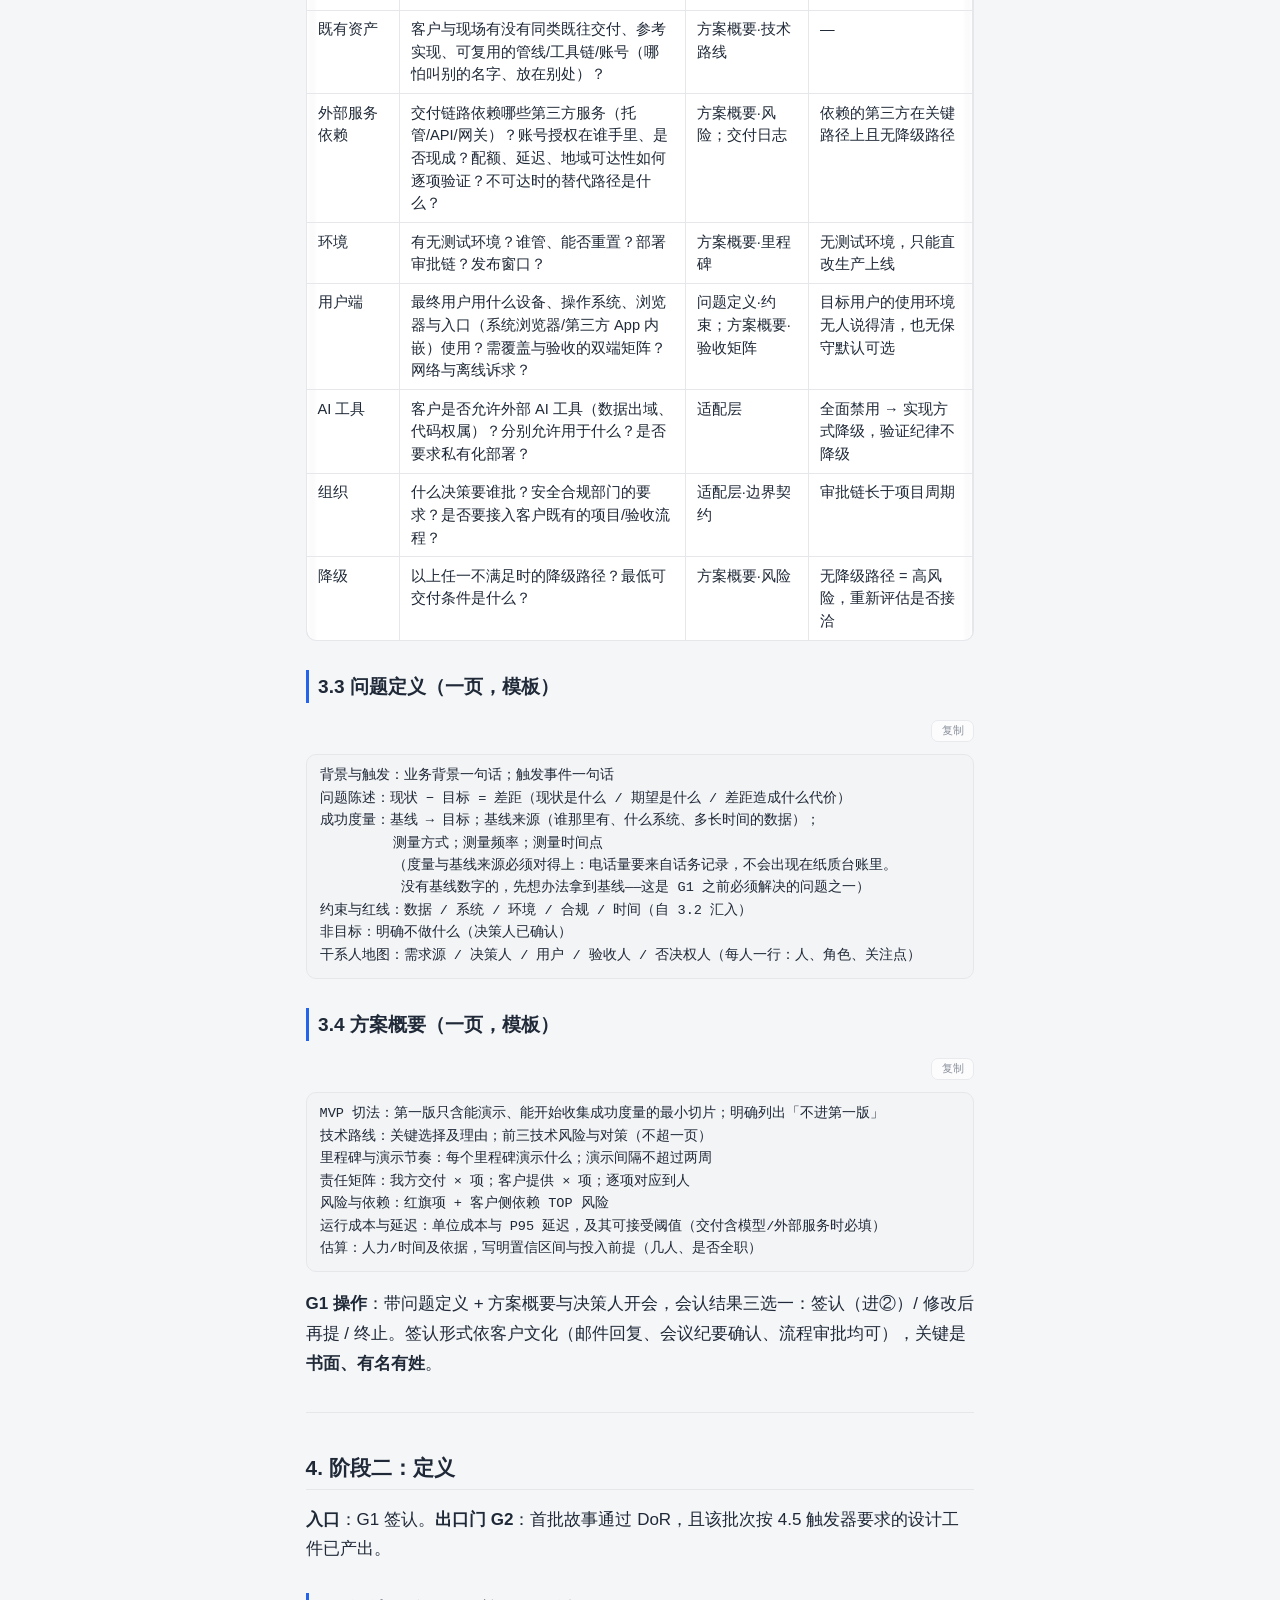
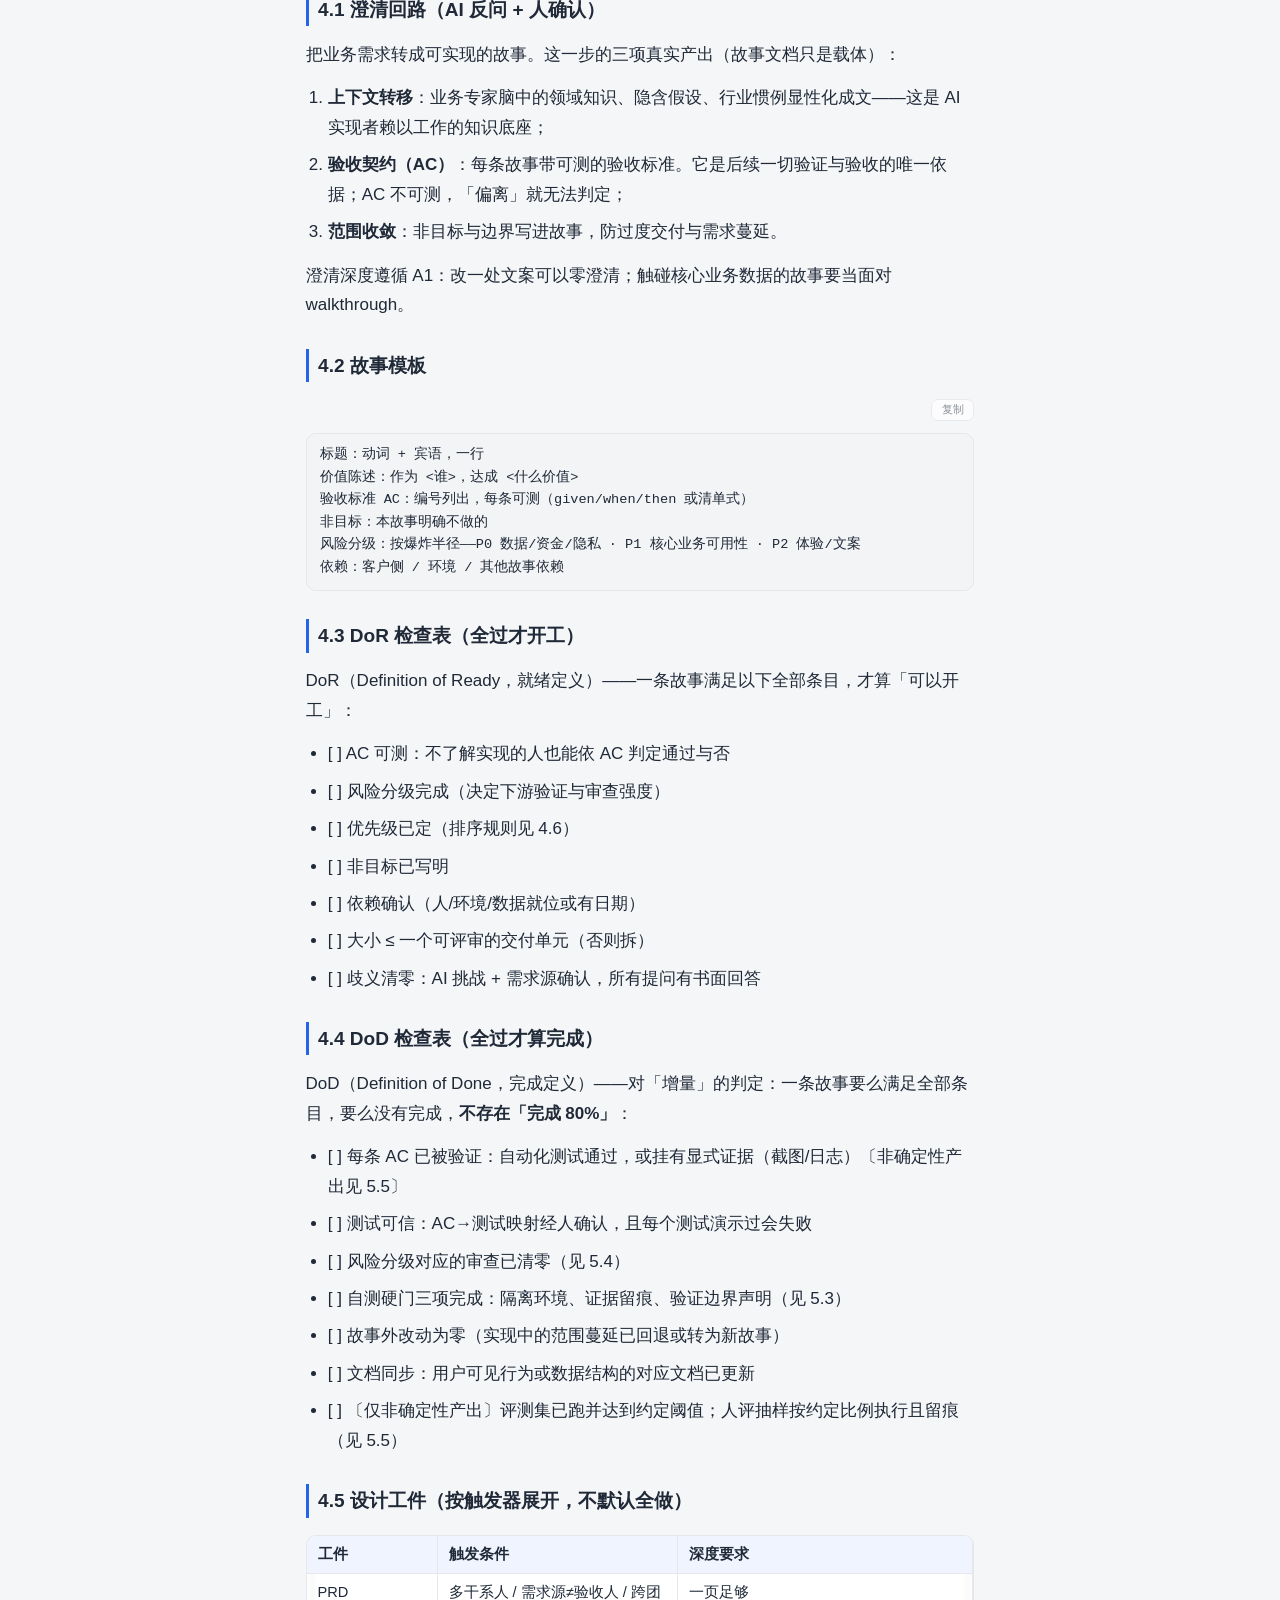
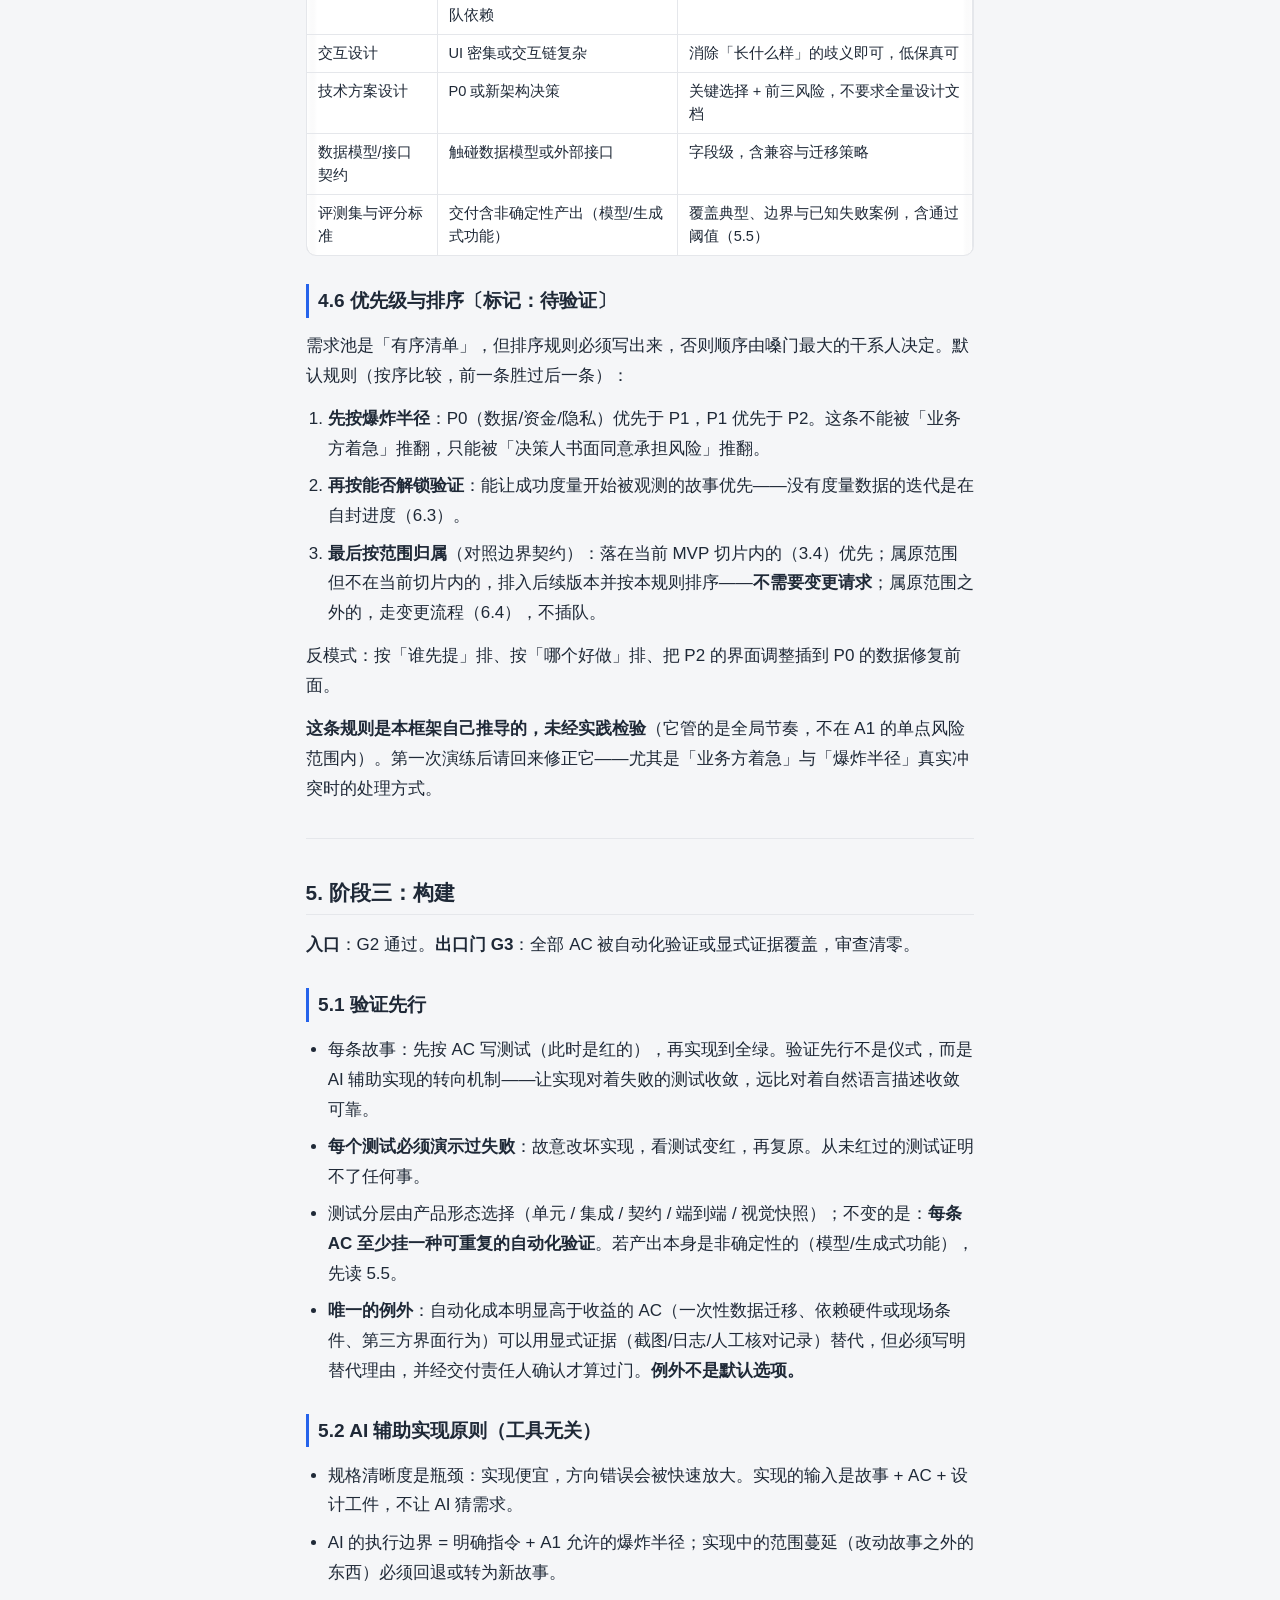
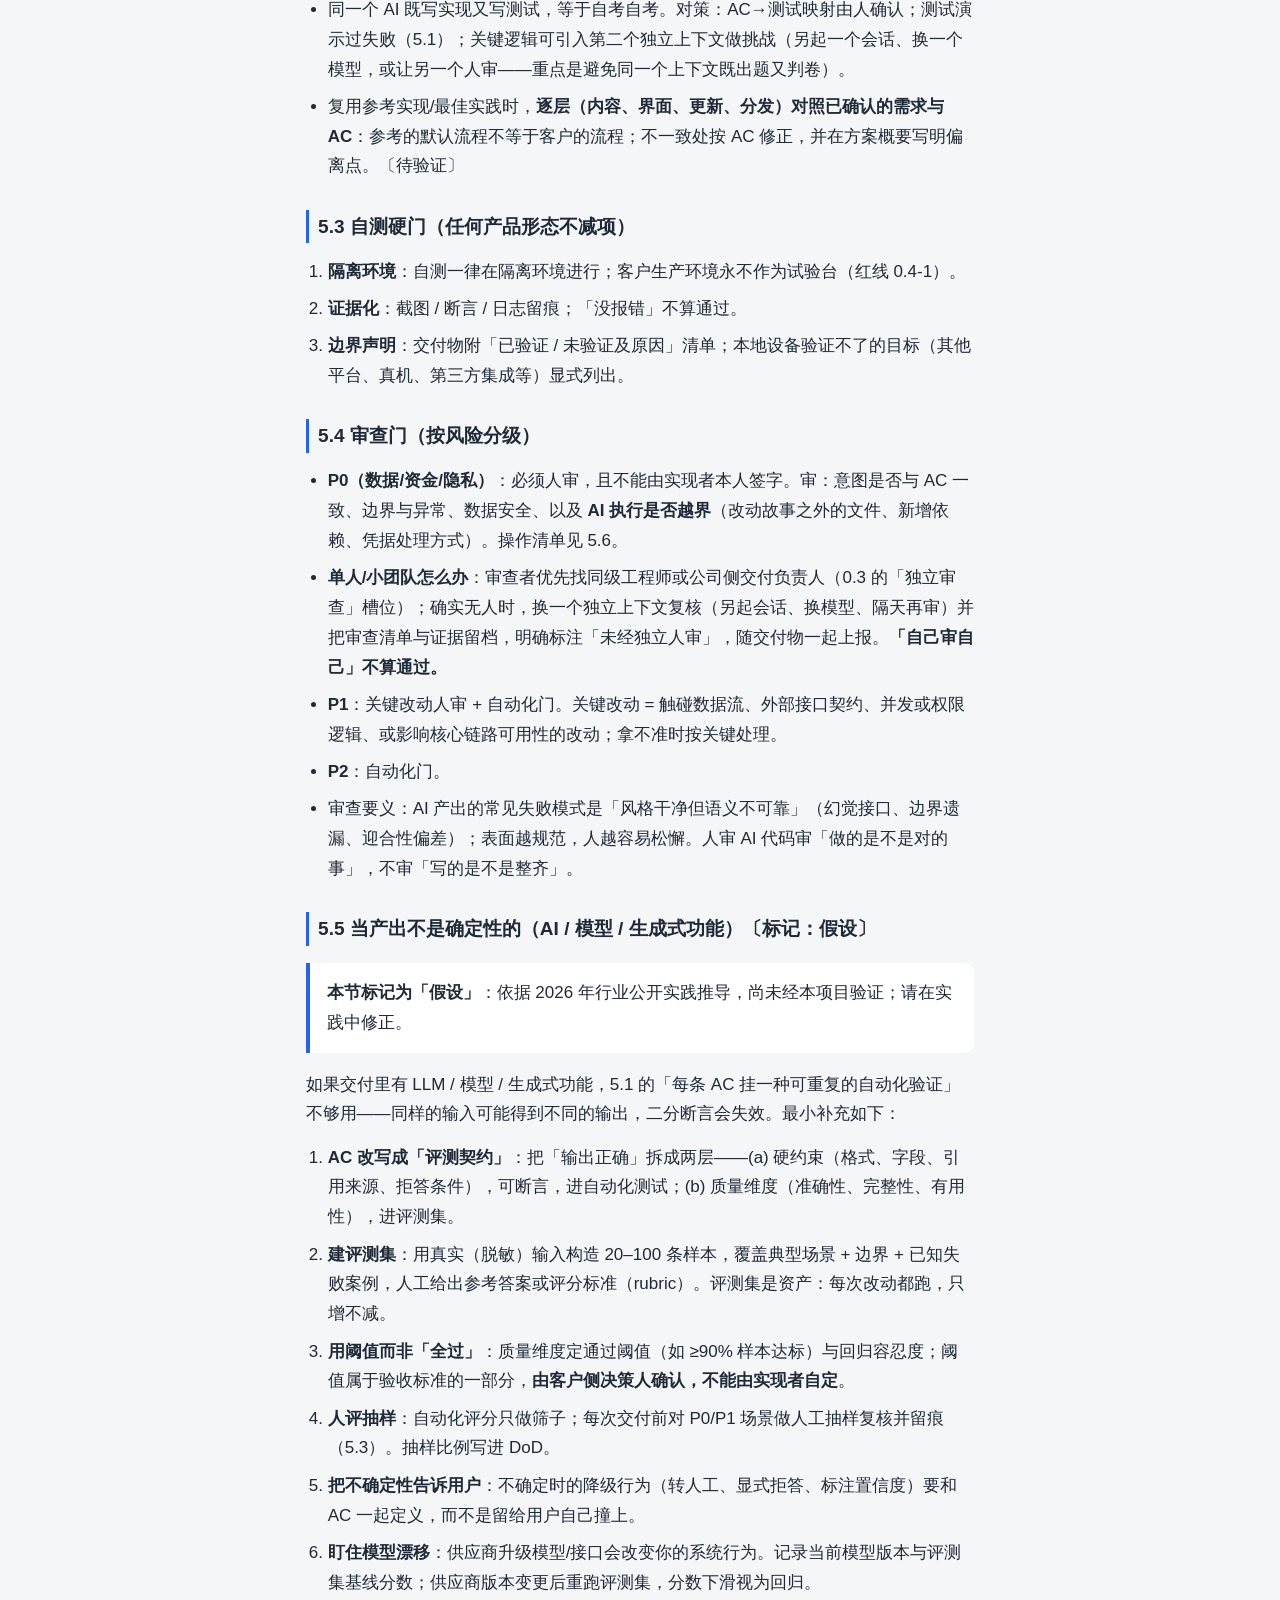
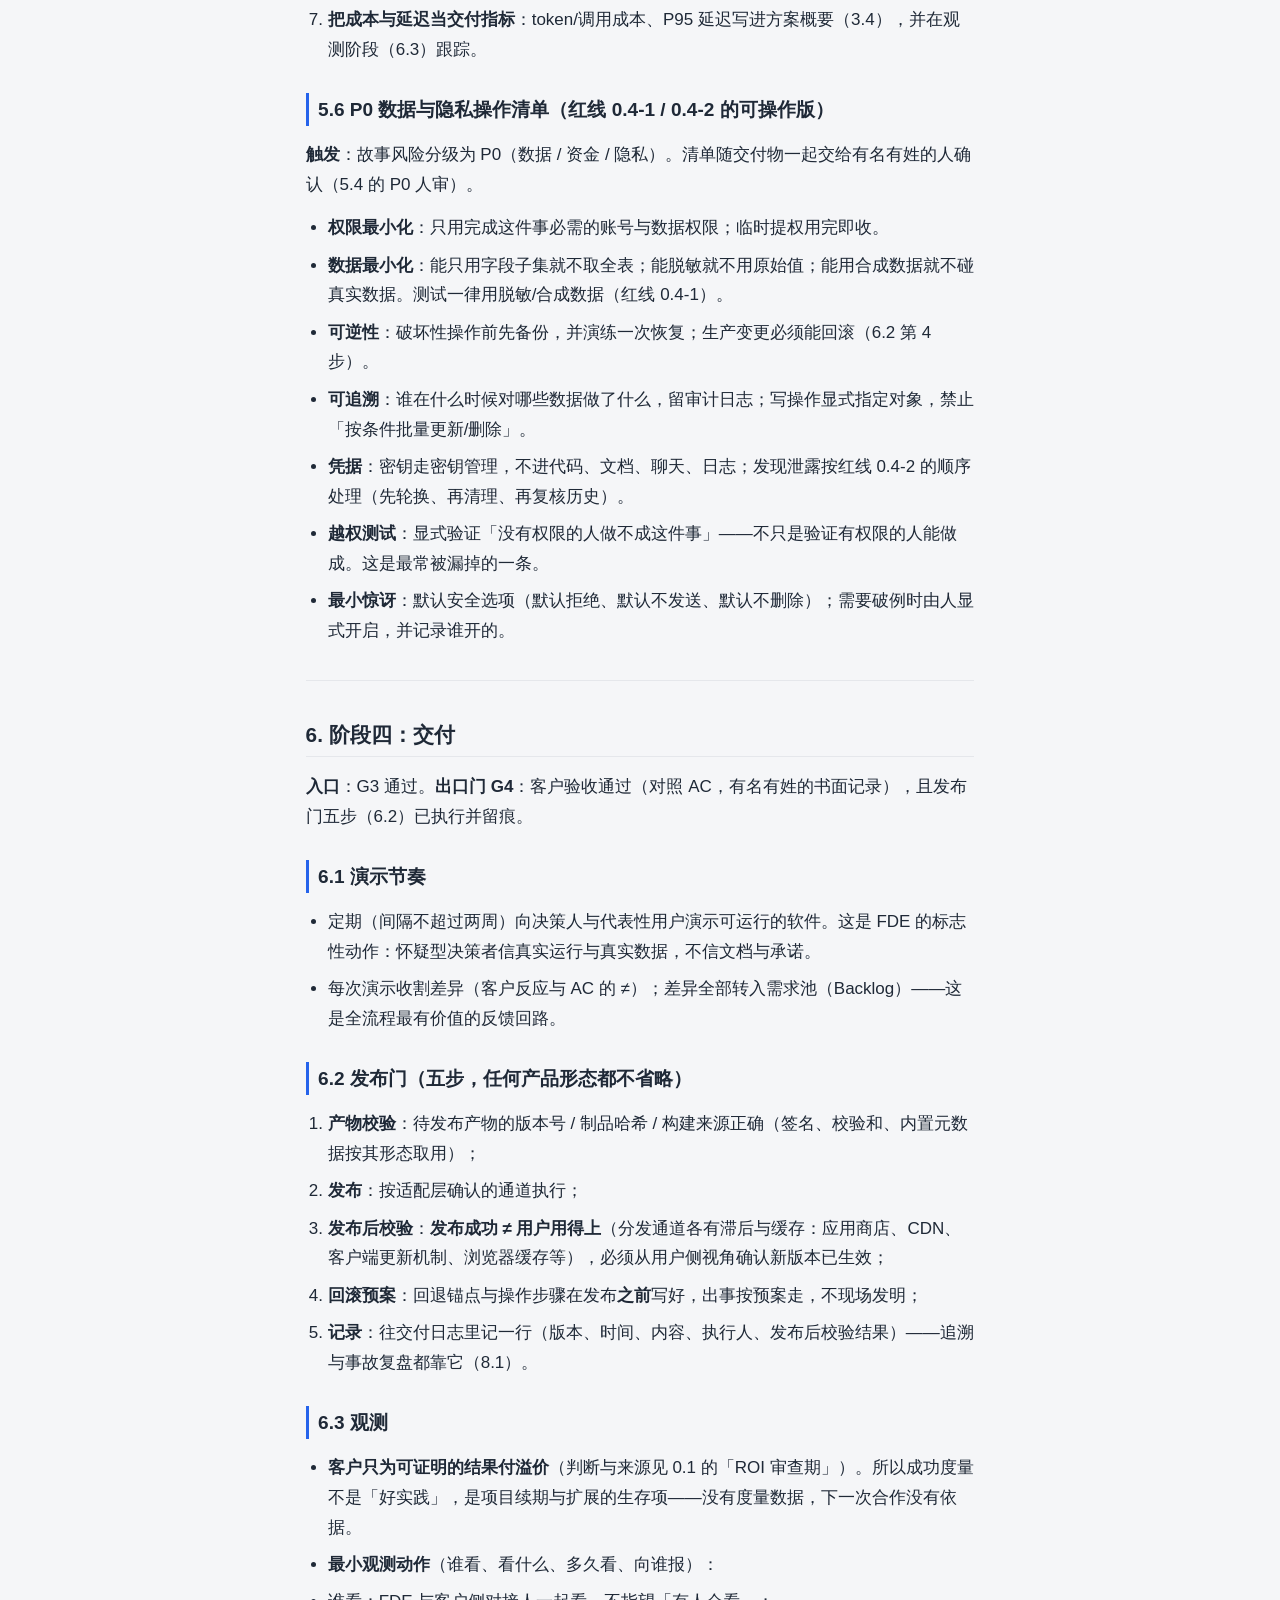
<file: 76a7821113.html>
<!doctype html>
<html lang="zh-CN">
<head>
<meta charset="utf-8">
<meta name="viewport" content="width=device-width,initial-scale=1,viewport-fit=cover">
<title>FDE 工作指南（Forward Deployed Engineer Work Guide） · 文档库</title>
<meta name="theme-color" content="#2563eb">
<meta name="theme-color" content="#0f1419" media="(prefers-color-scheme: dark)">
<meta name="robots" content="noindex">
<meta name="apple-mobile-web-app-capable" content="yes">
<meta name="apple-mobile-web-app-status-bar-style" content="default">
<meta name="apple-mobile-web-app-title" content="文档库">
<link rel="manifest" href="manifest.webmanifest">
<link rel="apple-touch-icon" href="assets/apple-touch-icon.png">
<link rel="icon" type="image/png" href="assets/icon-64.png">
<link rel="stylesheet" href="style.css">
</head>
<body>
<header class="top">
  <a class="icon-btn back" href="index.html" aria-label="返回列表">‹</a>
  <div class="title" id="docTitle">FDE 工作指南（Forward Deployed Engineer Work Guide）</div>
</header>
<div class="fs-pop" id="fsPop" hidden>
  <div class="fs-row">
    <span class="fs-label">字号</span>
    <div class="fs-seg" id="fsSeg">
      <button type="button" data-fs-preset="14">小</button>
      <button type="button" data-fs-preset="17">标准</button>
      <button type="button" data-fs-preset="20">大</button>
      <button type="button" data-fs-preset="23">特大</button>
      <button type="button" data-fs-preset="26">超大</button>
    </div>
    <button type="button" class="fs-reset" id="fsReset">默认</button>
  </div>
  <div class="fs-row">
    <span class="fs-label">外观</span>
    <div class="fs-seg" id="themeSeg">
      <button type="button" data-theme-set="auto">自动</button>
      <button type="button" data-theme-set="light">浅色</button>
      <button type="button" data-theme-set="dark">深色</button>
    </div>
  </div>
  <div class="fs-row">
    <span class="fs-label">代码</span>
    <button type="button" class="fs-switch" id="prewrapBtn" role="switch" aria-checked="true">
      <span class="sw-track"><span class="sw-dot"></span></span>
      <span class="sw-text">长代码自动换行</span>
    </button>
  </div>
  <div class="fs-ver">内容指纹 7573ae63103d · 来源 <span class="fs-src">—</span></div>
</div>
<button class="top-btn" id="topBtn" aria-label="回到顶部">↑</button>
<nav class="readbar" aria-label="阅读工具">
  <button type="button" class="readbar-btn" id="tocBtn" aria-label="目录"><span class="rb-ico">☰</span><span class="rb-txt">目录</span></button>
  <button type="button" class="readbar-btn" id="fsBtn" aria-label="字号与外观"><span class="rb-ico">Aa</span><span class="rb-txt">字号</span></button>
  <button type="button" class="readbar-btn" id="findBtn" aria-label="页内查找"><span class="rb-ico">🔍</span><span class="rb-txt">查找</span></button>
</nav>
<div class="find-bar" id="findBar" hidden>
  <input id="findInput" type="search" placeholder="在本文中查找…" autocomplete="off">
  <span class="f-count" id="findCount"></span>
  <button class="icon-btn" id="findPrev" aria-label="上一个">↑</button>
  <button class="icon-btn" id="findNext" aria-label="下一个">↓</button>
  <button class="icon-btn" id="findClose" aria-label="关闭查找">×</button>
</div>
<div class="progress" id="progress"></div>
<div class="toc-backdrop"></div>
<nav class="toc-panel" aria-label="目录">
  <div class="toc-head"><span>目录</span><span class="toc-pct" id="tocPct"></span></div>
<a class="lv2" href="#_1">本版验证状态（先读）</a>
<a class="lv2" href="#0">0. 角色与公理</a>
<a class="lv3" href="#01-fde">0.1 FDE 是什么</a>
<a class="lv3" href="#02">0.2 三条公理（一切裁剪的推导起点）</a>
<a class="lv3" href="#03">0.3 职责槽位（用「槽位」而非「职位」，由人填充）</a>
<a class="lv3" href="#04">0.4 职业红线（违反任何一条，交付质量再高也不合格）</a>
<a class="lv3" href="#05">0.5 正在转型的人怎么用这份指南</a>
<a class="lv2" href="#1">1. 交付全程总览</a>
<a class="lv2" href="#2-g0">2. 接洽前：项目评估（门 G0）</a>
<a class="lv2" href="#3-discovery">3. 阶段一：理解（Discovery）——全周期最重的阶段</a>
<a class="lv3" href="#31">3.1 干系人访谈提纲（标准）</a>
<a class="lv3" href="#32">3.2 环境评估清单（标准）</a>
<a class="lv3" href="#33">3.3 问题定义（一页，模板）</a>
<a class="lv3" href="#34">3.4 方案概要（一页，模板）</a>
<a class="lv2" href="#4">4. 阶段二：定义</a>
<a class="lv3" href="#41-ai">4.1 澄清回路（AI 反问 + 人确认）</a>
<a class="lv3" href="#42">4.2 故事模板</a>
<a class="lv3" href="#43-dor">4.3 DoR 检查表（全过才开工）</a>
<a class="lv3" href="#44-dod">4.4 DoD 检查表（全过才算完成）</a>
<a class="lv3" href="#45">4.5 设计工件（按触发器展开，不默认全做）</a>
<a class="lv3" href="#46">4.6 优先级与排序〔标记：待验证〕</a>
<a class="lv2" href="#5">5. 阶段三：构建</a>
<a class="lv3" href="#51">5.1 验证先行</a>
<a class="lv3" href="#52-ai">5.2 AI 辅助实现原则（工具无关）</a>
<a class="lv3" href="#53">5.3 自测硬门（任何产品形态不减项）</a>
<a class="lv3" href="#54">5.4 审查门（按风险分级）</a>
<a class="lv3" href="#55-ai">5.5 当产出不是确定性的（AI / 模型 / 生成式功能）〔标记：假设〕</a>
<a class="lv3" href="#56-p0-04-1-04-2">5.6 P0 数据与隐私操作清单（红线 0.4-1 / 0.4-2 的可操作版）</a>
<a class="lv2" href="#6">6. 阶段四：交付</a>
<a class="lv3" href="#61">6.1 演示节奏</a>
<a class="lv3" href="#62">6.2 发布门（五步，任何产品形态都不省略）</a>
<a class="lv3" href="#63">6.3 观测</a>
<a class="lv3" href="#64">6.4 需求变更管理</a>
<a class="lv2" href="#7-g5">7. 收尾与沉淀（门 G5）</a>
<a class="lv2" href="#8">8. 工件体系（存在什么、何时加重）</a>
<a class="lv3" href="#81">8.1 默认最小集（随交付必然产生，不能省）</a>
<a class="lv3" href="#82">8.2 触发式工件（触发才做，否则不做）</a>
<a class="lv3" href="#83">8.3 管理原则</a>
<a class="lv2" href="#9">9. 适配层（进新项目/新公司先跑一遍）</a>
<a class="lv2" href="#10-fde">10. 能力模型（流程各阶段与 FDE 能力的刻意练习映射）</a>
<a class="lv2" href="#11">11. 与公司内部的协作</a>
<a class="lv2" href="#12">12. 常见困境与应对</a>
<a class="lv2" href="#a">附录 A：示例（虚构项目，用于校准「写到多细」）</a>
<a class="lv3" href="#a1">A.1 问题定义（填充后）</a>
<a class="lv3" href="#a2">A.2 方案概要（填充后，节选）</a>
<a class="lv3" href="#a3">A.3 一条故事（填充后）</a>
<a class="lv3" href="#a4">A.4 读法</a>
<a class="lv2" href="#b">附录 B：术语表</a>
<a class="lv2" href="#c">附录 C：实践验证记录</a>
<a class="lv2" href="#_3">资料来源与时效</a>
<a class="lv2" href="#_4">变更记录</a>
</nav>
<main><article class="doc">
<h1 id="fde-forward-deployed-engineer-work-guide">FDE 工作指南（Forward Deployed Engineer Work Guide）</h1><div class="doc-meta-line">更新于 2026-10-01 11:19 · 约 61 分钟 · 第 5/8 篇</div>
<div class="doc-meta"><p>版本：v0.7 · 日期：2026-10-01</p><p>定位：面向「前置部署工程师（FDE）」角色的通用交付流程框架。独立于任何具体产品、技术栈、AI 工具与硬件环境。</p><p>使用方式：本文档是骨架与公理的唯一定义处。所有裁剪（流程轻重、工件增减、工具选择）都从公理与适配层推导，不修改本文档；修改本文档 = 版本升级（见文末变更记录）。</p></div>
<h2 id="_1">本版验证状态（先读）</h2>
<p>这份文档的规则分三种可信度，混着读会误判：</p>
<div class="table-wrap"><table>
<thead>
<tr>
<th>标记</th>
<th>判据（按「这条规则的依据来自哪里」判断）</th>
</tr>
</thead>
<tbody>
<tr>
<td><code>已实践</code></td>
<td>本项目的真实交付或演练验证过它</td>
</tr>
<tr>
<td><code>待验证</code></td>
<td>本框架自己推导出来的规则：逻辑自洽，但还没人试过</td>
</tr>
<tr>
<td><code>假设</code></td>
<td>依赖外部事实或他人经验推导，且本版没有可核对的来源</td>
</tr>
</tbody>
</table></div>
<p>看到 <code>待验证</code>，可以放心按它做，做不通就改它；看到 <code>假设</code>，先找证据再用。</p>
<p><strong>v0.7 的真实状态：除特别标注外，全篇仍为 <code>待验证</code>。</strong> 本指南已经过七轮模拟演练与复盘（2026-09-30 ~ 10-01，客户角色由扮演者承担，见附录 C），尚未经过真实客户交付检验。它自己必须遵守红线 0.4-3（不把「没验证」包装成「已验证」），所以：</p>
<ul>
<li>不要把它当成已验证的最佳实践去向客户或同事背书；</li>
<li>第一个项目（或第一次演练）走完后，逐条回填状态，记录写进附录 C。</li>
</ul>
<p>哪些内容你自己能验证、哪些必须有真实干系人才能验证，直接决定演练能覆盖多少：</p>
<div class="table-wrap"><table>
<thead>
<tr>
<th>内容</th>
<th>能否自演练验证</th>
<th>说明</th>
</tr>
</thead>
<tbody>
<tr>
<td>3.2 环境评估清单</td>
<td>可以</td>
<td>用真实或模拟项目逐项过一遍</td>
</tr>
<tr>
<td>3.1 访谈提纲与纪律</td>
<td>可以（模拟）</td>
<td>找 3 个人做模拟访谈，写纪要请对方确认</td>
</tr>
<tr>
<td>3.3 / 3.4 两张一页纸</td>
<td>可以</td>
<td>与附录 A 对照校准深度</td>
</tr>
<tr>
<td>4.x 故事 / AC / DoR / DoD / 优先级</td>
<td>可以</td>
<td>关键是让不了解实现的人能依 AC 判定</td>
</tr>
<tr>
<td>5.1–5.3 验证先行 / 自测硬门</td>
<td>可以</td>
<td>完整做一遍「先写测试 → 看它变红 → 实现到绿」</td>
</tr>
<tr>
<td>5.4 审查门 / 5.6 P0 清单</td>
<td>可以（自审或他人扮演审查者）</td>
<td>P0 人审不能由实现者自己签字</td>
</tr>
<tr>
<td>5.5 非确定性产出验证</td>
<td>部分</td>
<td>需要一个真实的模型/LLM 产出场景</td>
</tr>
<tr>
<td>6.2 发布门</td>
<td>可以</td>
<td>含一次回滚演练</td>
</tr>
<tr>
<td>6.1 演示节奏</td>
<td>部分</td>
<td>彩排可自练，面对真实决策人的演示不能</td>
</tr>
<tr>
<td>7 交接与能力转移</td>
<td>部分</td>
<td>让接手方照文档独立跑一次发布，卡住处即遗漏处</td>
</tr>
<tr>
<td>G0 边界契约 / G1 签认 / G4 验收</td>
<td>不能，需真实干系人</td>
<td>用角色扮演或纸面推演顶一下，并在附录 C 标注「未真实验证」</td>
</tr>
<tr>
<td>6.3 观测 / 6.4 变更管理</td>
<td>不能，需真实客户</td>
<td>同上</td>
</tr>
<tr>
<td>11 公司内部协作 / 12 常见困境</td>
<td>不能，需在职环境</td>
<td>同上</td>
</tr>
</tbody>
</table></div>
<p><strong>每完成一轮实战或演练，往附录 C 记一行</strong>——那是这份文档唯一的迭代输入。</p>
<hr />
<h2 id="0">0. 角色与公理</h2>
<h3 id="01-fde">0.1 FDE 是什么</h3>
<p>前置部署工程师是「工程师 + 半个咨询」的混合体：深入客户现场，把公司的产品/技术变成在客户业务里真正跑起来的东西——从理解业务、方案设计、动手构建、部署交付到验收交接全弧段负责，并把客户侧的发现反哺给产品线。</p>
<p><strong>行业现状（2026 年）</strong>：FDE 已从 Palantir 式的小众岗位，变成增速最快的工程岗位之一，且资本投入在 2026 年集中兑现——OpenAI Deployment Company（约 40 亿美元，2026 年 5 月成立，含收购 Tomoro 带来的约 150 名 FDE）、Microsoft Frontier Company（约 25 亿美元、约 6,000 名嵌入式专家）、AWS（约 10 亿美元，2026 年 6 月）、Anthropic（约 15 亿美元）相继落地。</p>
<p>岗位数量<strong>随统计口径差异极大，引用时必须带口径</strong>：Indeed 口径 2026 年 4 月约 5,330 个（2025 年 4 月为 643 个，同比 +729%）；严格标题匹配口径约 990–1,450 个（JoinPlank 普查：991 个；InterviewStack 2026-06：1,444 个）。美国市场 FDE 存量约 1.7 万人，其中工程硬功与业务沟通能力兼备的约 2,000 人。</p>
<p>薪资方差同样极大：美国 base 中位数约 18.5–19.3 万美元；资深约 30–55 万美元；前沿实验室 60–120 万美元且以股权为主（占 55–70%）。<strong>注意不存在「FDE 普遍比同级后端/ML 工程师高 30–50%」这种规律</strong>——高端数字被实验室溢价与股权放大，低位区间与普通工程师持平甚至更低。</p>
<p>市场同时已从「AI 热情」进入「ROI 审查期」：客户只为可证明的结果付溢价。国内方面，腾讯云于 2026-09-10 发布行业首个 FDE 认证（面向其合作伙伴的 ADP 产品认证，非通用职业资格）；脉脉口径下，2026 年上半年 FDE 相关岗位同比 +21 倍。</p>
<blockquote>
<p>本节全部数字是<strong>行业发展背景</strong>，不指导你的具体动作；且均引自公开摘要与二手报道，引用前请核对原始报告（来源清单见文末）。</p>
</blockquote>
<p>与相邻角色的区别：</p>
<div class="table-wrap"><table>
<thead>
<tr>
<th>角色</th>
<th>首要目标</th>
<th>与 FDE 的区别</th>
</tr>
</thead>
<tbody>
<tr>
<td>业务系统软件工程师</td>
<td>按既定需求交付功能</td>
<td>FDE 直接对客户的业务结果负责，大部分时间与客户在一起</td>
</tr>
<tr>
<td>咨询顾问</td>
<td>交付方案与报告</td>
<td>FDE 交付生产级代码，对运行结果负责</td>
</tr>
<tr>
<td>售前/售后技术支持</td>
<td>促成与维系交易</td>
<td>FDE 负责真实实现与交付，不只是讲解</td>
</tr>
<tr>
<td>产品线工程师</td>
<td>构建可复用的产品能力</td>
<td>FDE 先解决单个客户的问题，再把可复用的部分交回产品线</td>
</tr>
</tbody>
</table></div>
<h3 id="02">0.2 三条公理（一切裁剪的推导起点）</h3>
<ul>
<li><strong>A1 验证深度与爆炸半径成正比。</strong> 爆炸半径 = 出错时最坏的后果（数据损毁、资金、个人隐私 &gt; 核心业务可用性 &gt; 体验与文案）。访谈深度、测试深度、审查轻重都由这条推导。</li>
<li><strong>A2 每个工件必须有读者、服务一个决策。</strong> 没有读者的工件是官僚主义——要么压到最小形态，要么不产出。</li>
<li><strong>A3 能机器验证的绝不靠人自觉，人只守机器守不住的门。</strong> 人的时间有限，只投在意图、边界、数据安全和决策签认上。</li>
</ul>
<h3 id="03">0.3 职责槽位（用「槽位」而非「职位」，由人填充）</h3>
<div class="table-wrap"><table>
<thead>
<tr>
<th>槽位</th>
<th>职责</th>
<th>常见填充者</th>
</tr>
</thead>
<tbody>
<tr>
<td>需求源 / 业务专家</td>
<td>讲清业务，提供领域知识</td>
<td>客户方业务负责人、领域专家</td>
</tr>
<tr>
<td>方案与验收决策人</td>
<td>签认问题定义与方案，做最终验收</td>
<td>客户方项目决策人</td>
</tr>
<tr>
<td>产品/交互设计</td>
<td>定义长什么样、交互逻辑</td>
<td>FDE 或客户方产品人员</td>
</tr>
<tr>
<td>实现 + 自动化验证</td>
<td>写实现，写并运行自动化验证</td>
<td>实现者（AI 编码代理或人）+ FDE</td>
</tr>
<tr>
<td>独立审查</td>
<td>审查 P0 改动、确认测试可信；不得由实现者本人担任</td>
<td>同级工程师、公司侧交付负责人、外部复核</td>
</tr>
<tr>
<td>交付责任人</td>
<td>对最终结果负全责，守人审门</td>
<td>FDE（唯一不可让渡的槽位）</td>
</tr>
</tbody>
</table></div>
<p>第三类参与者：<strong>真实用户</strong>。验收人不等于使用者，演示与观测要尽量触达真实用户。</p>
<h3 id="04">0.4 职业红线（违反任何一条，交付质量再高也不合格）</h3>
<ol>
<li><strong>客户生产数据不是试验台。</strong> 任何需要触碰数据的验证，用隔离环境或脱敏数据；任何破坏性操作，先备份、获书面授权、显式指定对象（禁止按条件批量操作）。可操作版清单见 5.6。</li>
<li><strong>凭据不进文档。</strong> 真实账号、密码、密钥不出现在任何进入交付物、版本库、报告的文件里；发现泄露：先作废轮换，再清理文件，再复核历史。可操作版清单见 5.6。</li>
<li><strong>诚实声明验证边界。</strong> 不把「没验证」包装成「已验证」；每次交付附「已验证 / 未验证及原因」清单。</li>
<li><strong>范围与权属边界。</strong> 在客户现场写的代码、产生的数据与模型的权属，事先书面约定。</li>
<li><strong>不代公司做承诺。</strong> 时间、范围、价格的承诺走公司侧的签约/交付负责人，或获得明确授权。</li>
</ol>
<h3 id="05">0.5 正在转型的人怎么用这份指南</h3>
<p><strong>先读 0、9、10 与开篇的「本版验证状态」</strong>：第 0 章给你角色与红线；第 9 章是进新项目第一个要跑的动作；第 10 章对照能力映射，判断短板在工程段还是业务段；开篇的覆盖表告诉你哪些能自己练、哪些必须等真实干系人。</p>
<ul>
<li><strong>工程底子出身</strong>：最常见的短板是「理解」与「交付」两章——访谈纪律（3.1）和演示节奏（6.1）要刻意练。建议找一个真实的小项目（内部项目也行）从头走一遍 G0→G5，把每个门的产出物真做一遍。</li>
<li><strong>业务/咨询出身</strong>：最容易轻视的是「定义」与「构建」两章的验证纪律——AC 可测、测试演示失败、自测硬门不是官僚步骤，是 AI 时代工程可信度的最低配置。同时要接受一件事：在这份工作里你要靠测试和证据说话，而不是靠表达和文档。</li>
<li><strong>先补哪些硬功</strong>（按优先级）：① SQL 与数据核对——拿不到、读不懂、对不齐数据，后面全白做；② 接口与集成——API、鉴权、重试、幂等、文件交换；③ 调试与排障——能定位「是谁的错」，而不是重启试试；④ 云与部署基本功——环境、日志、发布、回滚；⑤ 把一门语言用到「能写测试、能被别人维护」的程度，不是算法竞赛的深度。</li>
<li><strong>第一个项目怎么起步</strong>：拿第 9 章适配层当检查清单跑一遍，把 0.3 六个槽位的名字填出来——填不出名字的槽位，就是你要主动推动补位的事。</li>
<li><strong>演练覆盖不到的部分</strong>：G0 边界契约、G1 签认、G4 验收、6.4 变更管理、11/12 章都需要真实干系人。自演练时用角色扮演或纸面推演顶一下，并在附录 C 明确标注「未真实验证」——拿到假信心比没验证更危险。</li>
<li><strong>时间线</strong>：不要给自己设「多久必须转过去」的硬期限，但要分清两类短板——<strong>能补的</strong>（工程基本功、工具链，几个月能摸到边）和<strong>只能靠真实项目长的</strong>（业务理解、干系人管理、现场判断力）。后者的唯一解法是尽早进入真实项目，哪怕从小项目开始。</li>
<li><strong>求职防坑</strong>：市场上大量「FDE」头衔实为换皮售前/咨询岗。面试时问清六件事：</li>
</ul>
<ol>
<li><strong>时间怎么分配</strong>——客户侧协作 vs 远程实现，各占多少；</li>
<li><strong>交付物是什么</strong>——生产代码 vs 方案书/PPT；</li>
<li><strong>按什么验收</strong>——运行结果 vs 报告交付；</li>
<li><strong>公司自有产品在你的日常工作中占什么位置</strong>；</li>
<li><strong>差旅与驻场的真实强度</strong>——行业常见差旅区间是 20–50%，但要问清是「偶尔出差」还是「常驻客户现场」；</li>
<li><strong>这个岗位往哪走</strong>——产品线、售前、还是现场负责人。答不上来的团队，通常也没想清楚这个岗位的定位。</li>
</ol>
<p>六个答案里有两个以上指向「不写代码、不碰生产、不背运行结果」，那是售前或咨询，不是 FDE。</p>
<hr />
<h2 id="1">1. 交付全程总览</h2>
<pre><code>接洽前评估 → ① 理解 → ② 定义 → ③ 构建 → ④ 交付 → 收尾沉淀
   (门 G0)     (G1)     (G2)     (G3)     (G4)      (G5)
       ↑____________反馈回路：观测 / 验收差异 / 事故 → 回到需求池（Backlog）____________|
</code></pre>
<ul>
<li><strong>章节对应关系</strong>：接洽前 = 第 2 章；① 理解 = 第 3 章；② 定义 = 第 4 章；③ 构建 = 第 5 章；④ 交付 = 第 6 章；收尾沉淀 = 第 7 章。</li>
<li>每个阶段有且只有一个出口门；门不过不进下一阶段。最重的两道门是 G1（签认）与 G4（验收）。</li>
<li><strong>时间配比参考</strong>（各来源口径不同、结论不完全一致，见文末来源）：Perspective AI 2026 年对 1,500 名 FDE 的调查显示，客户侧工作与写代码在总时间中各约占 <strong>31%</strong>（也就是这两类工作内部大致对半开）；PostHog 描述其 FDE 差旅占 <strong>20–50%</strong>。可用的结论是：<strong>客户侧与实现大致各占一半，且随公司形态（现场驻场型 / 远程交付型）大幅波动。</strong> 项目早期实现占大头是正常且健康的；但若长期几乎不见客户、不参与验收，就不是 FDE 的工作方式。求职时把这条问清楚（0.5）。</li>
</ul>
<hr />
<h2 id="2-g0">2. 接洽前：项目评估（门 G0）</h2>
<p>在职 FDE 通常从公司销售/客户成功侧接手项目。接手前评估四件事：</p>
<ol>
<li><strong>业务匹配</strong>：客户的系统与问题，是否属于我们交付过或公司产品覆盖的类型（选相似的客户、从小做起，最大化学习）。</li>
<li><strong>目标归属</strong>：本次项目的目标与产品方向是否一致；若属纯定制，明确确认并明确记账方式。</li>
<li><strong>边界契约（书面）</strong>：我方交付什么；客户提供什么（数据访问、环境、领域专家的可约时间、验收时间）；客户提供项中客户无法自理时的代办/引导方式与授权口径；双方职责冲突时的升级路径。</li>
<li><strong>退出预期</strong>：项目结束时（沉淀回产品 / 交接给客户团队 / 合同终止），事先写明，避免「临时维护」无限滚雪球。</li>
</ol>
<blockquote>
<p><strong>常见说法（本版未验证）</strong>：交付延期最大的原因很少是技术，而是客户侧承诺未兑现（数据没给权限、环境没就绪、验收没人到场）。边界契约就是把这个风险前置暴露的工具。</p>
</blockquote>
<p><strong>G0 过门标准</strong>：四项评估完成并形成书面结论——接/不接有明确决定；边界契约已成文并获双方确认；退出预期已写入。</p>
<hr />
<h2 id="3-discovery">3. 阶段一：理解（Discovery）——全周期最重的阶段</h2>
<p><strong>入口</strong>：项目通过 G0。<strong>出口门 G1</strong>：决策人书面签认「问题定义」与「方案概要」。未签认不动手——后续所有返工成本都从这里扩散出去。</p>
<h3 id="31">3.1 干系人访谈提纲（标准）</h3>
<p><strong>访谈设置</strong>：每场 30–60 分钟；需求源、决策人、代表性用户分开访谈（同一问题不同人答案不同，差异本身是发现）；经对方同意后记录。</p>
<p><strong>两类人必须刻意加入访谈名单</strong>：没有主动提需求的最终用户（他们忍受问题最久，也最少被问到）；怀疑者/反对者——他们的反对理由往往是最真实的风险清单。</p>
<p><strong>观察法</strong>：除访谈外，至少安排一次现场跟随观察——坐在用户旁边看他实际干一小时活。口头描述的工作流与真实工作流几乎总有差异，差异处就是需求所在。</p>
<p><strong>五个问题模块</strong>（附设计意图）：</p>
<p><strong>M1 业务与现状</strong>——拿到真实的工作流，而不是理想化的
- 请把这项业务从头到尾走一遍：每一步谁做什么、用什么工具？
- 哪些环节最耗时、最容易出错？
- 请讲最近一次印象深刻的出错：怎么发现的、怎么处理的、代价是什么？</p>
<p><strong>M2 目标与成功</strong>——把成功度量锚在可测的东西上
- 为什么是现在做这件事？触发事件是什么？
- 做成了的话，你会看到什么变化？（要可观察的行为，不要抽象形容词）
- 有什么数字能衡量这个变化？谁那里有、多久出一次？现在的基线是多少？</p>
<p><strong>M3 约束与红线</strong>——环境评估的输入
- 哪些系统、数据是绝对不能碰的？有合规/安全/隐私红线吗？
- 时间预期是什么？有硬截止（审计、窗口期、上线日）吗？</p>
<p><strong>M4 决策链与干系人</strong>——填干系人地图
- 谁在用？谁验收？谁能一票否决？项目开始前还必须把谁拉进来？</p>
<p><strong>M5 边界与收尾</strong>——范围收敛、找 MVP
- 如果只能先做一件事，是哪件？
- 哪些是明确不做的？
- 有没有我没问到、但很重要的事？（必问的收尾题）</p>
<p><strong>访谈纪律</strong>：
- 要故事不要观点：问「上一次」「那一次」，不问「一般来说」。〔已实践 2026-09：演练中客户首句需求与访谈补述后的真实需求差距显著，见附录 C〕
- 访谈中不给方案。过早给方案会让客户迁就你的方案，信息随即失真。
- <strong>书面闭环</strong>：访谈后 24 小时内发书面纪要给对方确认。理解的第一轮纠偏在这里发生，同时为 G1 签认积累书面依据。</p>
<h3 id="32">3.2 环境评估清单（标准）</h3>
<p>G1 之前完成；产出写进问题定义的「约束」与方案概要的「风险」。<strong>红旗列命中任意一条，先向公司侧交付负责人报告再继续。</strong></p>
<div class="table-wrap"><table>
<thead>
<tr>
<th>项</th>
<th>关键问题</th>
<th>产出去向</th>
<th>红旗</th>
</tr>
</thead>
<tbody>
<tr>
<td>数据</td>
<td>需要哪些数据？在哪、谁能授权？有无沙箱/脱敏机制？<strong>质量如何——缺失率、口径是否一致、有无历史脏数据事故？</strong></td>
<td>问题定义·约束</td>
<td>拿不到数据 / 只允许用生产数据 / 数据质量无法在合理成本内修复</td>
</tr>
<tr>
<td>系统</td>
<td>要对接哪些既有系统？接口形态（API/文件/人工）？文档质量？</td>
<td>方案概要·技术路线</td>
<td>无任何接口，只能人工录入</td>
</tr>
<tr>
<td>既有资产</td>
<td>客户与现场有没有同类既往交付、参考实现、可复用的管线/工具链/账号（哪怕叫别的名字、放在别处）？</td>
<td>方案概要·技术路线</td>
<td>—</td>
</tr>
<tr>
<td>外部服务依赖</td>
<td>交付链路依赖哪些第三方服务（托管/API/网关）？账号授权在谁手里、是否现成？配额、延迟、地域可达性如何逐项验证？不可达时的替代路径是什么？</td>
<td>方案概要·风险；交付日志</td>
<td>依赖的第三方在关键路径上且无降级路径</td>
</tr>
<tr>
<td>环境</td>
<td>有无测试环境？谁管、能否重置？部署审批链？发布窗口？</td>
<td>方案概要·里程碑</td>
<td>无测试环境，只能直改生产上线</td>
</tr>
<tr>
<td>用户端</td>
<td>最终用户用什么设备、操作系统、浏览器与入口（系统浏览器/第三方 App 内嵌）使用？需覆盖与验收的双端矩阵？网络与离线诉求？</td>
<td>问题定义·约束；方案概要·验收矩阵</td>
<td>目标用户的使用环境无人说得清，也无保守默认可选</td>
</tr>
<tr>
<td>AI 工具</td>
<td>客户是否允许外部 AI 工具（数据出域、代码权属）？分别允许用于什么？是否要求私有化部署？</td>
<td>适配层</td>
<td>全面禁用 → 实现方式降级，验证纪律不降级</td>
</tr>
<tr>
<td>组织</td>
<td>什么决策要谁批？安全合规部门的要求？是否要接入客户既有的项目/验收流程？</td>
<td>适配层·边界契约</td>
<td>审批链长于项目周期</td>
</tr>
<tr>
<td>降级</td>
<td>以上任一不满足时的降级路径？最低可交付条件是什么？</td>
<td>方案概要·风险</td>
<td>无降级路径 = 高风险，重新评估是否接洽</td>
</tr>
</tbody>
</table></div>
<h3 id="33">3.3 问题定义（一页，模板）</h3>
<pre><code>背景与触发：业务背景一句话；触发事件一句话
问题陈述：现状 − 目标 = 差距（现状是什么 / 期望是什么 / 差距造成什么代价）
成功度量：基线 → 目标；基线来源（谁那里有、什么系统、多长时间的数据）；
         测量方式；测量频率；测量时间点
         （度量与基线来源必须对得上：电话量要来自话务记录，不会出现在纸质台账里。
          没有基线数字的，先想办法拿到基线——这是 G1 之前必须解决的问题之一）
约束与红线：数据 / 系统 / 环境 / 合规 / 时间（自 3.2 汇入）
非目标：明确不做什么（决策人已确认）
干系人地图：需求源 / 决策人 / 用户 / 验收人 / 否决权人（每人一行：人、角色、关注点）
</code></pre>
<h3 id="34">3.4 方案概要（一页，模板）</h3>
<pre><code>MVP 切法：第一版只含能演示、能开始收集成功度量的最小切片；明确列出「不进第一版」
技术路线：关键选择及理由；前三技术风险与对策（不超一页）
里程碑与演示节奏：每个里程碑演示什么；演示间隔不超过两周
责任矩阵：我方交付 × 项；客户提供 × 项；逐项对应到人
风险与依赖：红旗项 + 客户侧依赖 TOP 风险
运行成本与延迟：单位成本与 P95 延迟，及其可接受阈值（交付含模型/外部服务时必填）
估算：人力/时间及依据，写明置信区间与投入前提（几人、是否全职）
</code></pre>
<p><strong>G1 操作</strong>：带问题定义 + 方案概要与决策人开会，会认结果三选一：签认（进②）/ 修改后再提 / 终止。签认形式依客户文化（邮件回复、会议纪要确认、流程审批均可），关键是<strong>书面、有名有姓</strong>。</p>
<hr />
<h2 id="4">4. 阶段二：定义</h2>
<p><strong>入口</strong>：G1 签认。<strong>出口门 G2</strong>：首批故事通过 DoR，且该批次按 4.5 触发器要求的设计工件已产出。</p>
<h3 id="41-ai">4.1 澄清回路（AI 反问 + 人确认）</h3>
<p>把业务需求转成可实现的故事。这一步的三项真实产出（故事文档只是载体）：</p>
<ol>
<li><strong>上下文转移</strong>：业务专家脑中的领域知识、隐含假设、行业惯例显性化成文——这是 AI 实现者赖以工作的知识底座；</li>
<li><strong>验收契约（AC）</strong>：每条故事带可测的验收标准。它是后续一切验证与验收的唯一依据；AC 不可测，「偏离」就无法判定；</li>
<li><strong>范围收敛</strong>：非目标与边界写进故事，防过度交付与需求蔓延。</li>
</ol>
<p>澄清深度遵循 A1：改一处文案可以零澄清；触碰核心业务数据的故事要当面对 walkthrough。</p>
<h3 id="42">4.2 故事模板</h3>
<pre><code>标题：动词 + 宾语，一行
价值陈述：作为 &lt;谁&gt;，达成 &lt;什么价值&gt;
验收标准 AC：编号列出，每条可测（given/when/then 或清单式）
非目标：本故事明确不做的
风险分级：按爆炸半径——P0 数据/资金/隐私 · P1 核心业务可用性 · P2 体验/文案
依赖：客户侧 / 环境 / 其他故事依赖
</code></pre>
<h3 id="43-dor">4.3 DoR 检查表（全过才开工）</h3>
<p>DoR（Definition of Ready，就绪定义）——一条故事满足以下全部条目，才算「可以开工」：</p>
<ul>
<li>[ ] AC 可测：不了解实现的人也能依 AC 判定通过与否</li>
<li>[ ] 风险分级完成（决定下游验证与审查强度）</li>
<li>[ ] 优先级已定（排序规则见 4.6）</li>
<li>[ ] 非目标已写明</li>
<li>[ ] 依赖确认（人/环境/数据就位或有日期）</li>
<li>[ ] 大小 ≤ 一个可评审的交付单元（否则拆）</li>
<li>[ ] 歧义清零：AI 挑战 + 需求源确认，所有提问有书面回答</li>
</ul>
<h3 id="44-dod">4.4 DoD 检查表（全过才算完成）</h3>
<p>DoD（Definition of Done，完成定义）——对「增量」的判定：一条故事要么满足全部条目，要么没有完成，<strong>不存在「完成 80%」</strong>：</p>
<ul>
<li>[ ] 每条 AC 已被验证：自动化测试通过，或挂有显式证据（截图/日志）〔非确定性产出见 5.5〕</li>
<li>[ ] 测试可信：AC→测试映射经人确认，且每个测试演示过会失败</li>
<li>[ ] 风险分级对应的审查已清零（见 5.4）</li>
<li>[ ] 自测硬门三项完成：隔离环境、证据留痕、验证边界声明（见 5.3）</li>
<li>[ ] 故事外改动为零（实现中的范围蔓延已回退或转为新故事）</li>
<li>[ ] 文档同步：用户可见行为或数据结构的对应文档已更新</li>
<li>[ ] 〔仅非确定性产出〕评测集已跑并达到约定阈值；人评抽样按约定比例执行且留痕（见 5.5）</li>
</ul>
<h3 id="45">4.5 设计工件（按触发器展开，不默认全做）</h3>
<div class="table-wrap"><table>
<thead>
<tr>
<th>工件</th>
<th>触发条件</th>
<th>深度要求</th>
</tr>
</thead>
<tbody>
<tr>
<td>PRD</td>
<td>多干系人 / 需求源≠验收人 / 跨团队依赖</td>
<td>一页足够</td>
</tr>
<tr>
<td>交互设计</td>
<td>UI 密集或交互链复杂</td>
<td>消除「长什么样」的歧义即可，低保真可</td>
</tr>
<tr>
<td>技术方案设计</td>
<td>P0 或新架构决策</td>
<td>关键选择 + 前三风险，不要求全量设计文档</td>
</tr>
<tr>
<td>数据模型/接口契约</td>
<td>触碰数据模型或外部接口</td>
<td>字段级，含兼容与迁移策略</td>
</tr>
<tr>
<td>评测集与评分标准</td>
<td>交付含非确定性产出（模型/生成式功能）</td>
<td>覆盖典型、边界与已知失败案例，含通过阈值（5.5）</td>
</tr>
</tbody>
</table></div>
<h3 id="46">4.6 优先级与排序〔标记：待验证〕</h3>
<p>需求池是「有序清单」，但排序规则必须写出来，否则顺序由嗓门最大的干系人决定。默认规则（按序比较，前一条胜过后一条）：</p>
<ol>
<li><strong>先按爆炸半径</strong>：P0（数据/资金/隐私）优先于 P1，P1 优先于 P2。这条不能被「业务方着急」推翻，只能被「决策人书面同意承担风险」推翻。</li>
<li><strong>再按能否解锁验证</strong>：能让成功度量开始被观测的故事优先——没有度量数据的迭代是在自封进度（6.3）。</li>
<li><strong>最后按范围归属</strong>（对照边界契约）：落在当前 MVP 切片内的（3.4）优先；属原范围但不在当前切片内的，排入后续版本并按本规则排序——<strong>不需要变更请求</strong>；属原范围之外的，走变更流程（6.4），不插队。</li>
</ol>
<p>反模式：按「谁先提」排、按「哪个好做」排、把 P2 的界面调整插到 P0 的数据修复前面。</p>
<p><strong>这条规则是本框架自己推导的，未经实践检验</strong>（它管的是全局节奏，不在 A1 的单点风险范围内）。第一次演练后请回来修正它——尤其是「业务方着急」与「爆炸半径」真实冲突时的处理方式。</p>
<hr />
<h2 id="5">5. 阶段三：构建</h2>
<p><strong>入口</strong>：G2 通过。<strong>出口门 G3</strong>：全部 AC 被自动化验证或显式证据覆盖，审查清零。</p>
<h3 id="51">5.1 验证先行</h3>
<ul>
<li>每条故事：先按 AC 写测试（此时是红的），再实现到全绿。验证先行不是仪式，而是 AI 辅助实现的转向机制——让实现对着失败的测试收敛，远比对着自然语言描述收敛可靠。</li>
<li><strong>每个测试必须演示过失败</strong>：故意改坏实现，看测试变红，再复原。从未红过的测试证明不了任何事。</li>
<li>测试分层由产品形态选择（单元 / 集成 / 契约 / 端到端 / 视觉快照）；不变的是：<strong>每条 AC 至少挂一种可重复的自动化验证</strong>。若产出本身是非确定性的（模型/生成式功能），先读 5.5。</li>
<li><strong>唯一的例外</strong>：自动化成本明显高于收益的 AC（一次性数据迁移、依赖硬件或现场条件、第三方界面行为）可以用显式证据（截图/日志/人工核对记录）替代，但必须写明替代理由，并经交付责任人确认才算过门。<strong>例外不是默认选项。</strong></li>
</ul>
<h3 id="52-ai">5.2 AI 辅助实现原则（工具无关）</h3>
<ul>
<li>规格清晰度是瓶颈：实现便宜，方向错误会被快速放大。实现的输入是故事 + AC + 设计工件，不让 AI 猜需求。</li>
<li>AI 的执行边界 = 明确指令 + A1 允许的爆炸半径；实现中的范围蔓延（改动故事之外的东西）必须回退或转为新故事。</li>
<li>同一个 AI 既写实现又写测试，等于自考自考。对策：AC→测试映射由人确认；测试演示过失败（5.1）；关键逻辑可引入第二个独立上下文做挑战（另起一个会话、换一个模型，或让另一个人审——重点是避免同一个上下文既出题又判卷）。</li>
<li>复用参考实现/最佳实践时，<strong>逐层（内容、界面、更新、分发）对照已确认的需求与 AC</strong>：参考的默认流程不等于客户的流程；不一致处按 AC 修正，并在方案概要写明偏离点。〔待验证〕</li>
</ul>
<h3 id="53">5.3 自测硬门（任何产品形态不减项）</h3>
<ol>
<li><strong>隔离环境</strong>：自测一律在隔离环境进行；客户生产环境永不作为试验台（红线 0.4-1）。</li>
<li><strong>证据化</strong>：截图 / 断言 / 日志留痕；「没报错」不算通过。</li>
<li><strong>边界声明</strong>：交付物附「已验证 / 未验证及原因」清单；本地设备验证不了的目标（其他平台、真机、第三方集成等）显式列出。</li>
</ol>
<h3 id="54">5.4 审查门（按风险分级）</h3>
<ul>
<li><strong>P0（数据/资金/隐私）</strong>：必须人审，且不能由实现者本人签字。审：意图是否与 AC 一致、边界与异常、数据安全、以及 <strong>AI 执行是否越界</strong>（改动故事之外的文件、新增依赖、凭据处理方式）。操作清单见 5.6。</li>
<li><strong>单人/小团队怎么办</strong>：审查者优先找同级工程师或公司侧交付负责人（0.3 的「独立审查」槽位）；确实无人时，换一个独立上下文复核（另起会话、换模型、隔天再审）并把审查清单与证据留档，明确标注「未经独立人审」，随交付物一起上报。<strong>「自己审自己」不算通过。</strong></li>
<li><strong>P1</strong>：关键改动人审 + 自动化门。关键改动 = 触碰数据流、外部接口契约、并发或权限逻辑、或影响核心链路可用性的改动；拿不准时按关键处理。</li>
<li><strong>P2</strong>：自动化门。</li>
<li>审查要义：AI 产出的常见失败模式是「风格干净但语义不可靠」（幻觉接口、边界遗漏、迎合性偏差）；表面越规范，人越容易松懈。人审 AI 代码审「做的是不是对的事」，不审「写的是不是整齐」。</li>
</ul>
<h3 id="55-ai">5.5 当产出不是确定性的（AI / 模型 / 生成式功能）〔标记：假设〕</h3>
<blockquote>
<p><strong>本节标记为「假设」</strong>：依据 2026 年行业公开实践推导，尚未经本项目验证；请在实践中修正。</p>
</blockquote>
<p>如果交付里有 LLM / 模型 / 生成式功能，5.1 的「每条 AC 挂一种可重复的自动化验证」不够用——同样的输入可能得到不同的输出，二分断言会失效。最小补充如下：</p>
<ol>
<li><strong>AC 改写成「评测契约」</strong>：把「输出正确」拆成两层——(a) 硬约束（格式、字段、引用来源、拒答条件），可断言，进自动化测试；(b) 质量维度（准确性、完整性、有用性），进评测集。</li>
<li><strong>建评测集</strong>：用真实（脱敏）输入构造 20–100 条样本，覆盖典型场景 + 边界 + 已知失败案例，人工给出参考答案或评分标准（rubric）。评测集是资产：每次改动都跑，只增不减。</li>
<li><strong>用阈值而非「全过」</strong>：质量维度定通过阈值（如 ≥90% 样本达标）与回归容忍度；阈值属于验收标准的一部分，<strong>由客户侧决策人确认，不能由实现者自定</strong>。</li>
<li><strong>人评抽样</strong>：自动化评分只做筛子；每次交付前对 P0/P1 场景做人工抽样复核并留痕（5.3）。抽样比例写进 DoD。</li>
<li><strong>把不确定性告诉用户</strong>：不确定时的降级行为（转人工、显式拒答、标注置信度）要和 AC 一起定义，而不是留给用户自己撞上。</li>
<li><strong>盯住模型漂移</strong>：供应商升级模型/接口会改变你的系统行为。记录当前模型版本与评测集基线分数；供应商版本变更后重跑评测集，分数下滑视为回归。</li>
<li><strong>把成本与延迟当交付指标</strong>：token/调用成本、P95 延迟写进方案概要（3.4），并在观测阶段（6.3）跟踪。</li>
</ol>
<h3 id="56-p0-04-1-04-2">5.6 P0 数据与隐私操作清单（红线 0.4-1 / 0.4-2 的可操作版）</h3>
<p><strong>触发</strong>：故事风险分级为 P0（数据 / 资金 / 隐私）。清单随交付物一起交给有名有姓的人确认（5.4 的 P0 人审）。</p>
<ul>
<li><strong>权限最小化</strong>：只用完成这件事必需的账号与数据权限；临时提权用完即收。</li>
<li><strong>数据最小化</strong>：能只用字段子集就不取全表；能脱敏就不用原始值；能用合成数据就不碰真实数据。测试一律用脱敏/合成数据（红线 0.4-1）。</li>
<li><strong>可逆性</strong>：破坏性操作前先备份，并演练一次恢复；生产变更必须能回滚（6.2 第 4 步）。</li>
<li><strong>可追溯</strong>：谁在什么时候对哪些数据做了什么，留审计日志；写操作显式指定对象，禁止「按条件批量更新/删除」。</li>
<li><strong>凭据</strong>：密钥走密钥管理，不进代码、文档、聊天、日志；发现泄露按红线 0.4-2 的顺序处理（先轮换、再清理、再复核历史）。</li>
<li><strong>越权测试</strong>：显式验证「没有权限的人做不成这件事」——不只是验证有权限的人能做成。这是最常被漏掉的一条。</li>
<li><strong>最小惊讶</strong>：默认安全选项（默认拒绝、默认不发送、默认不删除）；需要破例时由人显式开启，并记录谁开的。</li>
</ul>
<hr />
<h2 id="6">6. 阶段四：交付</h2>
<p><strong>入口</strong>：G3 通过。<strong>出口门 G4</strong>：客户验收通过（对照 AC，有名有姓的书面记录），且发布门五步（6.2）已执行并留痕。</p>
<h3 id="61">6.1 演示节奏</h3>
<ul>
<li>定期（间隔不超过两周）向决策人与代表性用户演示可运行的软件。这是 FDE 的标志性动作：怀疑型决策者信真实运行与真实数据，不信文档与承诺。</li>
<li>每次演示收割差异（客户反应与 AC 的 ≠）；差异全部转入需求池（Backlog）——这是全流程最有价值的反馈回路。</li>
</ul>
<h3 id="62">6.2 发布门（五步，任何产品形态都不省略）</h3>
<ol>
<li><strong>产物校验</strong>：待发布产物的版本号 / 制品哈希 / 构建来源正确（签名、校验和、内置元数据按其形态取用）；</li>
<li><strong>发布</strong>：按适配层确认的通道执行；</li>
<li><strong>发布后校验</strong>：<strong>发布成功 ≠ 用户用得上</strong>（分发通道各有滞后与缓存：应用商店、CDN、客户端更新机制、浏览器缓存等），必须从用户侧视角确认新版本已生效；</li>
<li><strong>回滚预案</strong>：回退锚点与操作步骤在发布<strong>之前</strong>写好，出事按预案走，不现场发明；</li>
<li><strong>记录</strong>：往交付日志里记一行（版本、时间、内容、执行人、发布后校验结果）——追溯与事故复盘都靠它（8.1）。</li>
</ol>
<h3 id="63">6.3 观测</h3>
<ul>
<li><strong>客户只为可证明的结果付溢价</strong>（判断与来源见 0.1 的「ROI 审查期」）。所以成功度量不是「好实践」，是项目续期与扩展的生存项——没有度量数据，下一次合作没有依据。</li>
<li><strong>最小观测动作</strong>（谁看、看什么、多久看、向谁报）：</li>
<li>谁看：FDE 与客户侧对接人一起看，不指望「有人会看」；</li>
<li>看什么：3.3 定义的成功度量，加上 5.5 的成本与延迟指标（交付含模型/外部服务时）；</li>
<li>多久看：上线首周每日，稳定后每周；每次里程碑演示前必看一次；</li>
<li>阈值与动作：跌破约定阈值即按事故处理（先止损、再复盘）；</li>
<li>向谁报：按客户约定节奏，给决策人一页变化汇报（基线 → 当前 → 差异与原因）。</li>
<li>事故处理次序：先止损（下线/回滚），再复盘；复盘产出包含对检查表或本指南的修订建议。</li>
</ul>
<h3 id="64">6.4 需求变更管理</h3>
<p>交付中途客户提出新需求是常态，不是意外。没有变更机制，「非目标」挡不住真实世界：</p>
<ol>
<li><strong>记录</strong>：任何新需求一律进需求池，不当场答应、也不当场拒绝；</li>
<li><strong>对照边界契约判定归属</strong>：属于原范围 → 按 4.6 排序排入迭代（其中不在当前 MVP 切片内的排入后续版本，<strong>不需变更请求</strong>）；属于新范围 → 走变更请求；</li>
<li><strong>变更请求</strong>：写明内容、影响（工作量/时间/风险）与代价，由双方约定的决策人批准后，作为新故事从 4.1 起走完整流程；</li>
<li><strong>口头需求不生效</strong>：演示会上客户说「能不能顺便……」，标准回应是「记下来，明天给你变更评估」。这既是范围保护，也是专业信任的来源——客户很快会学会相信你的估算。</li>
</ol>
<hr />
<h2 id="7-g5">7. 收尾与沉淀（门 G5）</h2>
<ul>
<li><strong>交接</strong>：文档化到「别人能接管」的深度——环境说明、运维手册（部署/回滚/常见故障）、数据字典、故事归档。交接完成 = 接手方可独立完成一次发布。</li>
<li><strong>能力转移</strong>：交接的目标不止是系统移交。让客户团队自己能运转、能提需求、能做日常运维——业界越来越强调 FDE 最终交付的是「能力」而非「成品」（行业判断，本版未验证），客户团队自身的运作方式会因为你的交付而改变。</li>
<li><strong>产品化判断</strong>：两个问题——这次交付里哪些部分下次可直接复用（沉淀入可复用资产）；这个客户遇到的问题哪些其他客户也会遇到（反哺产品线）。Palantir 的经典比喻：FDE 在客户现场修的是解决单一客户问题的「砂石路」，产品团队把这些经验铺成可复用的「高速路」——持续为高速路提供砂石路样本，是 FDE 区别于外包开发的本质价值。</li>
<li><strong>反馈回路</strong>：把客户侧的一手发现回传公司产品团队——传一手记录，不传二手转述，避免信息逐层失真。</li>
<li><strong>复盘</strong>：每个项目收尾复盘：哪些做多了、哪些漏了、检查表要加哪条。本指南的<strong>常规</strong>修订发生在这里；外部复核（如资深 FDE 审查）同样可以触发修订。两条路径的修订都记入附录 C 与文末变更记录。</li>
</ul>
<p><strong>G5 过门标准</strong>：交接完成（接手方可独立完成一次发布）；能力转移有承接方确认；可复用资产已沉淀归档；复盘完成且检查表/指南的修订项已登记。</p>
<hr />
<h2 id="8">8. 工件体系（存在什么、何时加重）</h2>
<h3 id="81">8.1 默认最小集（随交付必然产生，不能省）</h3>
<div class="table-wrap"><table>
<thead>
<tr>
<th>工件</th>
<th>形态</th>
<th>服务的读者/决策</th>
</tr>
</thead>
<tbody>
<tr>
<td>边界契约</td>
<td>一页，G0 产出</td>
<td>双方对「交付什么 / 提供什么 / 冲突如何升级」的共识（第 2 章）</td>
</tr>
<tr>
<td>环境评估</td>
<td>一页清单，3.2 产出</td>
<td>约束、红旗与降级路径的输入（3.2）</td>
</tr>
<tr>
<td>签认与验收记录</td>
<td>邮件/纪要/审批留档</td>
<td>G1 签认与 G4 验收的书面依据（3.4 / 6）</td>
</tr>
<tr>
<td>问题定义 + 方案概要</td>
<td>各一页</td>
<td>决策人签认（G1）</td>
</tr>
<tr>
<td>故事 + AC</td>
<td>工单内</td>
<td>验证与验收的依据</td>
</tr>
<tr>
<td>DoR / DoD 检查表</td>
<td>工单内一页</td>
<td>开工/完成判定（4.3 / 4.4）</td>
</tr>
<tr>
<td>测试（AC 映射）</td>
<td>代码库内</td>
<td>回归保障；向审查者证明测试可信（5.1）</td>
</tr>
<tr>
<td>交付日志</td>
<td>每次发布一行</td>
<td>发布追溯与事故复盘（6.2 第 5 步）</td>
</tr>
<tr>
<td>已验证/未验证清单</td>
<td>随交付附</td>
<td>验证边界的诚实声明（5.3）</td>
</tr>
<tr>
<td>用户文档</td>
<td>随功能交付</td>
<td>客户团队自助使用（完成判据：目标用户照文档能独立完成首次使用）；DoD「文档同步」项的落点（4.4）</td>
</tr>
<tr>
<td>运维手册（Runbook）</td>
<td>随交接交付，G5 产出</td>
<td>接手方做部署/回滚/常见故障处理（第 7 章）</td>
</tr>
</tbody>
</table></div>
<h3 id="82">8.2 触发式工件（触发才做，否则不做）</h3>
<div class="table-wrap"><table>
<thead>
<tr>
<th>工件</th>
<th>触发条件</th>
<th>备注</th>
</tr>
</thead>
<tbody>
<tr>
<td>PRD</td>
<td>多干系人 / 需求源≠验收人 / 跨团队依赖</td>
<td>一页足够</td>
</tr>
<tr>
<td>交互设计</td>
<td>UI 密集或交互链复杂</td>
<td>低保真即可</td>
</tr>
<tr>
<td>技术方案设计（含 ADR）</td>
<td>P0 或新架构决策</td>
<td>关键选择 + 前三风险</td>
</tr>
<tr>
<td>评测集与评分标准</td>
<td>交付含非确定性产出</td>
<td>见 5.5</td>
</tr>
<tr>
<td>测试报告</td>
<td>客户合规要求 / 事故回归</td>
<td>通常压缩为自动化运行记录</td>
</tr>
<tr>
<td>事故复盘</td>
<td>事故触发</td>
<td>产出含检查表修订</td>
</tr>
</tbody>
</table></div>
<h3 id="83">8.3 管理原则</h3>
<p>故事级工件内联在工单里，不散落成文件；跨故事工件（问题定义、环境评估、运维手册、架构决策记录）独立成档并随版本演进；每个工件回答「谁在什么时候读它、服务什么决策」（A2）。工单、代码托管、自动化流水线、文档工具用客户/公司既有的，框架不绑定工具。</p>
<hr />
<h2 id="9">9. 适配层（进新项目/新公司先跑一遍）</h2>
<p>每一步都有产出物——跑完应该拿到五样东西，而不是「心里有数」：</p>
<ol>
<li><strong>环境评估</strong>：逐项过 3.2，红旗项先向公司侧交付负责人报告。→ 产出：填好的 3.2 清单 + 红旗项清单。</li>
<li><strong>裁剪</strong>：按 A1 为每类工作定验证、审查、工件的强度。→ 产出：一张强度对照表：</li>
</ol>
<div class="table-wrap"><table>
<thead>
<tr>
<th>爆炸半径</th>
<th>验证深度</th>
<th>审查</th>
<th>必备工件</th>
</tr>
</thead>
<tbody>
<tr>
<td>P0 数据/资金/隐私</td>
<td>自动化 + 边界/异常/越权专项 + 人评抽样</td>
<td>必须人审，且非实现者签字（5.4）</td>
<td>技术方案设计 + 数据模型/接口契约 + 5.6 清单</td>
</tr>
<tr>
<td>P1 核心业务可用性</td>
<td>自动化覆盖 AC + 关键路径集成</td>
<td>关键改动人审 + 自动化门（5.4）</td>
<td>按 4.5 触发器</td>
</tr>
<tr>
<td>P2 体验/文案</td>
<td>自动化 + 视觉/文案确认</td>
<td>自动化门</td>
<td>无额外工件</td>
</tr>
</tbody>
</table></div>
<ol start="3">
<li><strong>槽位映射</strong>：把 0.3 的六个槽位映射到客户/公司侧的具体人。→ 产出：一张人名表 + 没有名字的槽位清单（这是风险清单，尤其「验收决策人」与「独立审查」）。</li>
<li><strong>工具替换</strong>：工具全用对方现有的；框架不依赖具体工具。→ 产出：工具清单与替代方案（工单、代码托管、自动化流水线、文档各用什么）。AI 工具受限时，实现降级为人工，但 5.1 验证先行与 5.3 自测硬门不豁免。</li>
<li><strong>流程嫁接</strong>：客户有固定的项目管理/验收流程时，把本框架的门嫁接到对方流程的节点上，不强推并行体系。→ 产出：一张节点对照表（G0–G5 各挂在客户流程的哪个节点、谁签、什么时候开）。</li>
</ol>
<hr />
<h2 id="10-fde">10. 能力模型（流程各阶段与 FDE 能力的刻意练习映射）</h2>
<div class="table-wrap"><table>
<thead>
<tr>
<th>阶段</th>
<th>练的能力</th>
<th>及格线</th>
<th>优秀线</th>
<th>怎么练</th>
</tr>
</thead>
<tbody>
<tr>
<td>接洽/理解</td>
<td>业务理解、领域速学</td>
<td>访谈纪要被客户确认</td>
<td>发现客户没说出口的问题</td>
<td>找 3 个不同行业的人，各做一次 30 分钟访谈并写纪要请对方确认；全程刻意用「上一次/那一次」提问（3.1）</td>
</tr>
<tr>
<td>定义</td>
<td>需求工程、范围裁剪</td>
<td>AC 可测</td>
<td>MVP 切得又小又能验证价值</td>
<td>拿附录 A.3 的故事自己重写一遍 AC，请不懂技术的人判定；反向练：把一句模糊需求写成 3 条可测 AC</td>
</tr>
<tr>
<td>构建</td>
<td>AI 辅助工程</td>
<td>交付不翻车</td>
<td>一人产出近小团队，质量可控</td>
<td>完整走一遍 5.1/5.2：每条 AC 先写测试 → 故意改坏实现看它变红 → 让 AI 实现到全绿</td>
</tr>
<tr>
<td>交付</td>
<td>干系人管理、信任建立</td>
<td>演示有节奏、验收无意外</td>
<td>客户主动扩大合作</td>
<td>每次演示前计时彩排并录屏自查；把一次「变更请求」做完整的纸面推演（6.4）</td>
</tr>
<tr>
<td>收尾</td>
<td>产品化判断</td>
<td>交接不丢信息</td>
<td>沉淀可复用资产、反哺产品线</td>
<td>找个人照你的交接文档独立跑一次发布，卡住的地方就是漏的（7）</td>
</tr>
</tbody>
</table></div>
<hr />
<h2 id="11">11. 与公司内部的协作</h2>
<p>在职 FDE 有相当一部分精力（新手最容易低估的一部分）花在自己公司内部，有三条要主动经营的关系线：</p>
<ul>
<li><strong>与产品线</strong>：每个里程碑后，把客户问题的一手记录（而非二手转述）整理成一页「客户发现记录」，写明接收人再交出去；产品缺口走产品侧的需求流程，<strong>不在客户现场私自承诺「下个版本就有」</strong>（红线 0.4-5）。</li>
<li><strong>与核心工程</strong>：故障归属要清晰——产品缺陷升级给核心工程修复，现场集成问题自己扛。升级时给全上下文（复现步骤、影响面、客户业务代价），做「带完整背景的升级」，不做传话筒。</li>
<li><strong>与销售/客户成功</strong>：边界契约之外的商誉性小忙可以有，但要记账（投入的时间可见），让服务的真实成本被组织看见；续约与扩展由对口角色主导，FDE 提供技术证据（成功度量数据）。</li>
</ul>
<hr />
<h2 id="12">12. 常见困境与应对</h2>
<div class="table-wrap"><table>
<thead>
<tr>
<th>困境</th>
<th>应对</th>
</tr>
</thead>
<tbody>
<tr>
<td>客户拖着不验收</td>
<td>验收标准已在 G1 的方案概要与 G2 的 AC 中书面化；把「未验收」的后果（上线窗口、后续里程碑）摆到桌面；仍不动，走边界契约里的升级路径</td>
</tr>
<tr>
<td>关键干系人离职/换人</td>
<td>新干系人一到任，立即做一次 G1 级别的对齐会，重新签认问题定义——项目不能随人走</td>
</tr>
<tr>
<td>演示当场翻车</td>
<td>平时演示前彩排；翻车时先定位「演示环境问题还是产品问题」并给出修复时间表，不辩解；24 小时内给书面跟进</td>
</tr>
<tr>
<td>客户要求明显超出范围</td>
<td>「记下来，走变更评估」（6.4）；把代价讲清楚，让决策人自己选，不当场答应也不硬顶</td>
</tr>
<tr>
<td>数据/环境迟迟不到位</td>
<td>边界契约里有客户承诺项与升级路径；重新评估里程碑并<strong>书面</strong>告知，不默默等待或悄悄垫付</td>
</tr>
<tr>
<td>被客户团队视为「来抢活的」</td>
<td>项目早期就拉核心对接人做分工对齐：什么走你、什么走他们、什么回流产品线（见 11）</td>
</tr>
<tr>
<td>客户内部对方案有分歧，两边都找你站队</td>
<td>把分歧显性化：两方诉求与各自代价写成对照表，交决策人裁定（G1 的决策人就是干这个用的）；不私下站队、不私下承诺</td>
</tr>
<tr>
<td>客户要求「先跑起来再补合同/流程」</td>
<td>能做的先做并留下书面记录；涉及资金、数据、越权的不因「紧急」破例（红线 0.4-1 / 0.4-2）</td>
</tr>
<tr>
<td>同时服务多个客户，进度互相挤</td>
<td>每个客户各有一份里程碑与演示节奏（3.4）；冲突时按「承诺时间 × 爆炸半径」排序，并把冲突显式告知相关决策人，不默默延期</td>
</tr>
<tr>
<td>AI 产出看似正确实则错误</td>
<td>AC→测试映射人确认 + 测试演示过失败 + P0 必人审（5.2/5.4）；不因代码「看着干净」跳过审查</td>
</tr>
</tbody>
</table></div>
<hr />
<h2 id="a">附录 A：示例（虚构项目，用于校准「写到多细」）</h2>
<blockquote>
<p>场景：连锁口腔诊所集团（30 家门店）× 一家门店管理 SaaS 公司的 FDE。只展示两个最易走形的工件和一条故事。</p>
</blockquote>
<h3 id="a1">A.1 问题定义（填充后）</h3>
<pre><code>背景与触发：新任运营总监上任；Q2 全集团爽约率 18%，前台日均接约电话 40 通/店
问题陈述：现状——预约靠电话与纸质台账，各门店信息不互通；期望——患者线上
         自助预约/改期，系统自动提醒；差距——爽约直接损失营收，前台被电话占满
成功度量：爽约率 18% → 10% 以内
           基线来源：纸质台账月度汇总（已有 6 个月数据）；上线后每周自动统计
         预约电话量下降 30%
           基线来源：话务系统通话记录（已有 6 个月数据）；上线后每月统计
         —— 每条度量都写明基线来源；来源与度量必须对得上
约束与红线：患者数据不出域（合规负责人一票否决）；部分门店网络不稳定；
           集团要求 3 个月内试点上线
非目标：不做会员营销；不替换现有 HIS（医院信息系统）；不做爽约罚金扣费
干系人地图：需求源=运营总监（关注爽约率）；决策人=COO；用户=门店前台
           （关注操作负担）；验收人=运营总监；否决权=合规负责人
</code></pre>
<h3 id="a2">A.2 方案概要（填充后，节选）</h3>
<pre><code>MVP 切法：3 家试点门店——线上预约 + 到诊前自动提醒 + 台账数字化统计。
         不进第一版：多品牌支持、积分、改期规则自定义
技术路线：在现有 SaaS 内新增预约模块，提醒走客户已采购的短信网关。
         前三风险——门店弱网（对策：关键操作离线缓存）；前台习惯迁移
         （对策：上线周驻场陪伴）；合规评审时长不可控（对策：提前提交评审，
         试点先用脱敏数据联调）
里程碑与演示节奏：M1（6 周）试点上线演示；M2（12 周）推广至 30 家；
         每两周向 COO 与运营总监演示一次
责任矩阵：我方——模块开发、部署、培训；客户——短信网关账号、试点门店名单、
         前台排班配合、合规评审提交
估算：6 人周（= 1 名 FDE 全职 6 周，与 M1 的 6 周对齐），置信区间 ±30%
     （依据：同构模块的两次交付记录）
</code></pre>
<h3 id="a3">A.3 一条故事（填充后）</h3>
<pre><code>标题：患者取消预约后自动触发候补递补
价值陈述：作为门店前台，我希望取消的号被自动递补，减少空号损失与手工通知
验收标准 AC：
  1. given 门店开启候补且候补名单非空，when 患者取消预约，
     then 系统在 5 分钟内按候补顺序向首位候补患者发送一次邀请，
     并记录该次发送（时间戳 + 模板版本）
     —— 只承诺「系统完成发送」；患者是否收到取决于运营商通道，
     作为观测指标（送达回执率）跟踪，不写进验收项
  2. given 候补名单为空，when 患者取消预约，
     then 槽位标记为可约并在 1 分钟内出现在患者端
  3. given 候补患者 30 分钟内未响应邀请，when 超时，
     then 邀请顺延至下一位候补，原候补标记为已过期且不再重复发送
非目标：不做爽约罚金扣费（涉及资金，P0 级，另立项目）
风险分级：P0 —— 向患者发送短信即触碰个人联系方式与就医信息，属隐私范畴
         （0.2 A1 / 4.2 的分级定义）
依赖：短信网关联调环境（客户提供，M1 前两周就绪）；
     联调与测试一律使用脱敏患者数据（红线 0.4-1）
</code></pre>
<h3 id="a4">A.4 读法</h3>
<p>问题定义一页讲完、成功度量<strong>带可核对的基线来源</strong>、非目标明确挡住了「钱」相关的范围；AC 每条都能被不了解实现的人判定通过与否。</p>
<p>特别注意 AC1 的写法：把「系统承诺什么」（5 分钟内完成发送）与「第三方通道造成的波动」（患者是否收到）分开，后者转成观测指标——否则测试环境里根本无法判定，AC 就废了。风险分级按爆炸半径定：碰到患者隐私就是 P0，不因为「只是发个提醒」而降级。</p>
<p>这四点是这个附录最值得模仿的地方。</p>
<hr />
<h2 id="b">附录 B：术语表</h2>
<div class="table-wrap"><table>
<thead>
<tr>
<th>术语</th>
<th>含义</th>
</tr>
</thead>
<tbody>
<tr>
<td>AC（Acceptance Criteria）</td>
<td>验收标准：判定一条故事是否满足要求的可测条目</td>
</tr>
<tr>
<td>DoR（Definition of Ready）</td>
<td>就绪定义：故事开工前必须满足的条件（4.3）</td>
</tr>
<tr>
<td>DoD（Definition of Done）</td>
<td>完成定义：故事完成必须满足的条件（4.4）</td>
</tr>
<tr>
<td>MVP</td>
<td>最小可行产品：能演示、能开始验证价值的最小切片</td>
</tr>
<tr>
<td>PRD</td>
<td>产品需求文档：记录需求全貌的文档（按 4.5 触发器决定是否写）</td>
</tr>
<tr>
<td>ADR（Architecture Decision Record）</td>
<td>架构决策记录：记录关键技术选择及理由的短文档</td>
</tr>
<tr>
<td>基线（Baseline）</td>
<td>改动前的度量值，用来证明「改了之后变好了」</td>
</tr>
<tr>
<td>爆炸半径</td>
<td>出错时最坏的后果范围，决定验证与审查强度（公理 A1）</td>
</tr>
<tr>
<td>需求池（Backlog）</td>
<td>所有已知需求/差异/事故的有序清单，是唯一的工作来源</td>
</tr>
<tr>
<td>槽位</td>
<td>0.3 定义的职责位置，由具体的人填充，不等于职位</td>
</tr>
<tr>
<td>门（G0–G5）</td>
<td>阶段出口判定点：过门才进下一阶段（见 1）</td>
</tr>
<tr>
<td>适配层</td>
<td>第 9 章：进新项目/新公司时，把本框架嫁接到对方既有环境与流程的那一步</td>
</tr>
<tr>
<td>边界契约</td>
<td>G0 产出的书面约定：我方交付什么、客户提供什么、冲突时如何升级（第 2 章）</td>
</tr>
<tr>
<td>红旗</td>
<td>环境评估（3.2）中「命中即需先向公司侧交付负责人报告」的条件</td>
</tr>
<tr>
<td>需求源</td>
<td>讲清业务、提供领域知识的槽位（0.3）</td>
</tr>
<tr>
<td>决策人</td>
<td>签认问题定义与方案、做最终验收的人；没有名字是最大风险点（0.3 / 9）</td>
</tr>
<tr>
<td>工单</td>
<td>承载故事、AC、DoR/DoD 与讨论的工作项载体；用客户/公司既有工具</td>
</tr>
<tr>
<td>优先级</td>
<td>需求池的排序规则（4.6）</td>
</tr>
<tr>
<td>评测集 / 评分标准（Rubric）</td>
<td>非确定性产出（如 LLM）的验证依据：成套样本 + 人工评分准则（5.5）</td>
</tr>
<tr>
<td>模型漂移</td>
<td>供应商升级模型/接口导致你的系统行为发生变化的现象（5.5）</td>
</tr>
<tr>
<td>P95 延迟</td>
<td>95% 的请求在此耗时内完成的指标，比平均值更能反映真实体验（5.5 / 6.3）</td>
</tr>
<tr>
<td>制品哈希</td>
<td>发布物内容的指纹，用来确认「发出去的确实是这一版」（6.2）</td>
</tr>
<tr>
<td>回归（Regression）</td>
<td>原本正常的功能因新改动而失效；自动化测试与评测集的主要作用就是拦住它</td>
</tr>
<tr>
<td>抽样比例</td>
<td>从产出中抽多少人评/复核的比例；非确定性产出必填（5.5）</td>
</tr>
<tr>
<td>PoC</td>
<td>概念验证：为验证可行性而做的最小实验</td>
</tr>
<tr>
<td>运维手册（Runbook）</td>
<td>部署/回滚/常见故障处理步骤的操作文档（7）</td>
</tr>
<tr>
<td>Walkthrough</td>
<td>走查：边操作边讲解、逐环节过一遍（4.1）</td>
</tr>
<tr>
<td>FDSE</td>
<td>Palantir 对同一类角色的称法（Forward Deployed Software Engineer）</td>
</tr>
<tr>
<td>HIS</td>
<td>医院信息系统（Hospital Information System）——见附录 A 示例</td>
</tr>
</tbody>
</table></div>
<hr />
<h2 id="c">附录 C：实践验证记录</h2>
<p><strong>本文档唯一的迭代输入。</strong> 每完成一次演练或真实项目，逐条填写；打不上勾的规则，就是下一次要修正或删除的候选。</p>
<p><strong>填写规则</strong>：一次一行，只记「能改变文档写法」的信息——哪条规则被证明有效、哪条多余、哪条缺失、哪一步卡住。不记流水账。结论列只填四个值之一（有效 / 多余 / 缺失 / 卡住）；处置列写清改哪条、改到哪一版。</p>
<div class="table-wrap"><table>
<thead>
<tr>
<th>日期</th>
<th>演练/项目</th>
<th>涉及章节或门</th>
<th>结论</th>
<th>处置</th>
</tr>
</thead>
<tbody>
<tr>
<td>2026-10-05（示例）</td>
<td>内部小工具自演练</td>
<td>4.6 优先级</td>
<td>缺失：插队被批准后，代价（时间/风险）如何记账、如何告知被挤掉需求的干系人，规则没写</td>
<td>补一条：插队须记录代价并同步受影响干系人 → v0.4</td>
</tr>
<tr>
<td>2026-09-30</td>
<td>FDE 实战练习①（md 文档手机阅读）</td>
<td>2 / 3.1 / 5.1</td>
<td>缺失：客户非技术背景时，「托管账号等客户提供项」如何代办或引导，边界契约没有对应条目；本次以 README 三选一缓解。同时验证有效：对一句话需求先跑 3.1 三问（使用方式/数据红线/规模），第一句需求与真实需求（桌面图标+自动同步+字号可调）差距很大，直接按字面交付会做成格式转换</td>
<td>处置：第 2 章边界契约补「客户提供项的代办/引导方式」→ v0.4；3.1「要故事不要观点」标注 <code>已实践</code> → v0.4</td>
</tr>
<tr>
<td>2026-09-30</td>
<td>FDE 实战练习②（跨端环境与上手引导）</td>
<td>2 / 3.2 / 8.1</td>
<td>缺失：环境评估没有「用户端」维度——客户问「要不要关心 iOS/安卓通用」时，3.2 无处安放这类范围问题；用户文档（8.1）存在，但「目标用户照做能成功」的完成判据未写，客户「不知道怎么放到手机用」正落在其上</td>
<td>处置：3.2 新增「用户端」行；8.1 补完成判据「目标用户照文档能独立完成首次使用」→ v0.4；PWA 跨端差异等具体技术结论沉淀于独立实践笔记，不进指南</td>
</tr>
<tr>
<td>2026-09-30</td>
<td>FDE 实战练习⑤（安卓 App 选型复查）</td>
<td>5.2</td>
<td>缺失：照搬本机成熟参考实现时，把参考的更新流程（重打 APK 重装）一并带进来，与客户已确认的「手动导入」相抵触，被客户「参考项目是最佳的吗」问出；架构层复用（内容/阅读/壳）判断正确，未返工</td>
<td>处置：5.2 新增「复用参考实现时逐层对照已确认 AC」条目 → v0.5；具体照搬清单与教训沉淀于实践笔记</td>
</tr>
<tr>
<td>2026-09-30</td>
<td>FDE 实战练习⑥（形态选型复盘）</td>
<td>3.1 / 3.2</td>
<td>缺失：环境评估无「既有资产/既往交付」维度——客户桌面本就有同类交付（interview-prep，含可复用构建链），六轮中的第五轮才由客户点名，此前每轮都在被动扩展形态选项；同时暴露 3.1 M5「必问收尾题：有没有我没问到但重要的事」未执行，该题最可能提前带出参考实现（规则已有、纯执行问题，不改文档）</td>
<td>处置：3.2 新增「既有资产」行 → v0.6；另两条教训（首round未给形态选项空间对照表、M5 执行缺失）记入实践笔记 002</td>
</tr>
<tr>
<td>2026-10-01</td>
<td>FDE 实战练习⑦（全自动同步，客户不在场、要求自主完成）</td>
<td>3.2 / 5.3</td>
<td>有效：对第三方可用性逐项探测（认证/端点可达性/端到端/外部视角）直接改变了方案——git 推送端点不可达 → 全 API 发布替代，探测动作本身产生了设计；缺失：3.2 无「外部服务依赖」维度，客户要求「对第三方可用性做充分验证」时无条款对应；另：验证假信号（CDN 缓存、测试环境文件视图隔离）浪费多轮排障，验收必须走与真实使用同构的链路</td>
<td>处置：3.2 新增「外部服务依赖」行 → v0.7；假信号清单与时延账本记入实践笔记 003</td>
</tr>
</tbody>
</table></div>
<p><strong>约定</strong>：每条「处置」完成后，同步更新对应章节 + 文末变更记录；若该条原本标了 <code>假设</code> 或 <code>待验证</code>，把标注更新为 <code>已实践</code>（若选择保留 <code>待验证</code>，在变更记录里写明原因）。</p>
<hr />
<h2 id="_3">资料来源与时效</h2>
<p>本指南的角色定义与行业判断依据 2025–2026 年公开行业材料。<strong>以下均为二手来源（公开摘要与行业报道），引用数字前请核对原始报告</strong>（红线 0.4-3 对本指南同样适用）。</p>
<div class="table-wrap"><table>
<thead>
<tr>
<th>主题</th>
<th>来源</th>
<th>时间</th>
<th>口径/备注</th>
</tr>
</thead>
<tbody>
<tr>
<td>FDE 岗位定义与「最热岗位」判断</td>
<td>a16z《Trading Margin for Moat: Why the Forward Deployed Engineer Is the Hottest Job in Startups》</td>
<td>2025-06</td>
<td>概念来源</td>
</tr>
<tr>
<td>服务即软件市场与 FDE 的定位</td>
<td>Foundation Capital《The $4.6T Services-as-Software opportunity》（Ashu Garg / Jaya Gupta）及 2026 年后续篇</td>
<td>2025–2026</td>
<td>市场空间论证</td>
</tr>
<tr>
<td>FDE 日常工作形态、差旅 20–50%</td>
<td>PostHog《WTF is a forward deployed engineer?》，https://posthog.com/blog/forward-deployed-engineer</td>
<td>2025–2026</td>
<td>从业者自述</td>
</tr>
<tr>
<td>从业者调查（1,500 人）：客户侧工作与写代码各约 31% 等</td>
<td>Perspective AI《State of Forward Deployed Engineering 2026》</td>
<td>2026</td>
<td>厂商发布，工具偏好部分带倾向性</td>
</tr>
<tr>
<td>岗位数量（口径一，最宽）</td>
<td>Indeed 数据，经 Business Insider 报道：2026-04 约 5,330 个（2025-04 为 643，同比 +729%）</td>
<td>2026-04</td>
<td>含标题变体</td>
</tr>
<tr>
<td>岗位数量（口径二/三，最窄）</td>
<td>InterviewStack.io：2026-06-25 共 1,444 个 FDE 标题岗位；JoinPlank FDE 普查：991 个在招岗位</td>
<td>2026-06</td>
<td>严格标题匹配</td>
</tr>
<tr>
<td>人才缺口</td>
<td>Christian &amp; Timbers 研究（250+ 猎头/高管访谈、180 家公司）：美国存量约 1.7 万 FDE，合格者约 2,000</td>
<td>2026-01~06</td>
<td>存量口径，非在招量</td>
</tr>
<tr>
<td>2026 年资本投入</td>
<td>OpenAI Deployment Company（约 40 亿美元，2026-05，含收购 Tomoro 带来的约 150 名 FDE）、AWS（约 10 亿美元，2026-06）、Microsoft Frontier Company（约 25 亿美元，约 6,000 名嵌入式专家）、Anthropic（约 15 亿美元）</td>
<td>2026-05~07</td>
<td>二手报道，金额为约数</td>
</tr>
<tr>
<td>薪资</td>
<td>上述各来源的薪资区间汇总（base 中位约 18.5–19.3 万美元；资深 30–55 万；前沿实验室 60–120 万，其中 55–70% 为股权）</td>
<td>2026</td>
<td>方差极大，勿作单一预期</td>
</tr>
<tr>
<td>国内动向</td>
<td>腾讯云 ADP 前沿部署工程师（FDE）认证：2026-09-10 于厦门峰会发布，行业首个，面向合作伙伴；脉脉数据：2026 H1 FDE 相关岗位同比 +21 倍</td>
<td>2026</td>
<td>厂商产品认证，非通用职业资格</td>
</tr>
<tr>
<td>Palantir「砂石路 → 高速路」比喻</td>
<td>多家第三方对 Palantir FDE→产品反馈机制的转述</td>
<td>2025–2026</td>
<td>转述，非官方原文</td>
</tr>
</tbody>
</table></div>
<p><strong>校准规则</strong>：本节数据每年校准一次（与年度复盘合并）。指南正文刻意不绑定具体工具与厂商，正文内容不随行业热点漂移；漂移只发生在本节的证据数字上。<strong>v0.3 未逐条核对原始报告</strong>，校准时请补原始链接并标注核对结论。</p>
<hr />
<h2 id="_4">变更记录</h2><details class="changelog"><summary>展开变更记录（23 条）</summary>
<ul>
<li>v0.7（2026-10-01）：练习⑦（全自动同步）触发的修订，见附录 C。</li>
<li>3.2 环境评估清单新增「外部服务依赖」行：第三方服务的账号授权归属、配额/延迟/可达性的逐项验证、不可达时的替代路径是必答项（<code>待验证</code>；本轮实践中「git 端点不可达 → 全 API 发布替代」正是该条的实证）。</li>
<li>v0.6（2026-09-30）：练习⑥（形态选型复盘）触发的修订，见附录 C。</li>
<li>3.2 环境评估清单新增「既有资产」行：客户与现场的同类既往交付、参考实现、可复用管线是必盘点项，方案概要的技术路线必须建立在盘点结果之上（<code>待验证</code>）。</li>
<li>复盘同时暴露 3.1 M5「必问收尾题」执行缺失（规则已有、未执行，不改文档，记入附录 C）。</li>
<li>v0.5（2026-09-30）：练习⑤（安卓 App 选型复查）触发的修订，见附录 C。</li>
<li>5.2 新增「复用参考实现时逐层对照已确认 AC」条目：参考的默认流程（如更新/分发方式）不等于客户的流程（<code>待验证</code>）。</li>
<li>附录 C 新增练习⑤一行；开篇验证状态更新为五轮演练。</li>
<li>v0.4（2026-09-30）：两轮模拟演练（练习①②，客户角色由扮演者承担）触发的首次修订，证据见附录 C。</li>
<li>3.2 环境评估清单新增「用户端」行：最终用户的设备/浏览器/入口矩阵是环境评估必答项，验收矩阵由此推导（新增规则，<code>待验证</code>）。</li>
<li>第 2 章边界契约补「客户提供项无法自理时的代办/引导方式与授权口径」（<code>待验证</code>）。</li>
<li>8.1 用户文档行补完成判据「目标用户照文档能独立完成首次使用」（<code>待验证</code>）。</li>
<li>3.1 访谈纪律「要故事不要观点」回填为 <code>已实践</code>（首次有演练证据：首句需求与访谈补述后的真实需求差距显著）。</li>
<li>附录 C 新增练习①②两行。跨端技术差异等实践层内容不进指南，沉淀于独立实践笔记。</li>
<li>v0.3（2026-09-30）：<strong>外部复核（资深 FDE 视角）触发的修订</strong>。</li>
<li>事实层：岗位数量与薪资改为「带口径 + 区间 + 来源」的写法，删除不可核验的单一追踪来源；补 2026 年资本投入与国内动向；删除无来源的「薪资高于同级 30–50%」与「60–80% 时间在客户侧」，改为有来源的区间与「各约占一半」的结论。</li>
<li>示范层（附录 A 是校准样板，优先修正）：候补故事的风险分级由 P1 改为 P0（患者隐私）；AC1 由不可测的「10 分钟内到达」改为「系统 5 分钟内完成发送」，送达率转为观测指标；成功度量补齐基线来源并使其与度量匹配；估算补明「1 人全职 6 周」前提；HIS 首次出现处展开。</li>
<li>结构层：新增 4.6 优先级与排序、5.5 非确定性产出验证〔假设〕、5.6 P0 数据与隐私操作清单；G2 补入设计工件条件；DoR 增加「优先级已定」；发布门由四步扩为五步（补记录）并中性化产物校验措辞；工件体系补「用户文档」与交付日志的读者；第 9 章与 8.2 同步；第 10 章补「怎么练」列；第 12 章补 3 条困境（站队、先跑后补流程、多客户互挤）。</li>
<li>可读层：新增目录、开篇「本版验证状态」、附录 C 实践验证记录；术语表补 11 条（适配层、边界契约、红旗、需求源、决策人、工单、优先级、评测集、模型漂移、FDSE、HIS）；角色对比表合并重复行；拆掉「塌缩」等生造表述；删除重复的行业判断表述。</li>
<li>规则层：第 7 章「修订只发生在复盘」放宽为「常规修订在复盘，外部复核亦可触发」。</li>
<li>复核层（独立上下文对抗性复核后修正）：统一 4.6 与 6.4 的范围判据（消除环状引用）；8.1 补入边界契约/环境评估/签认与验收记录/运维手册，8.2 与 4.5 的触发条件对齐；5.1 补「显式证据替代自动化」的唯一例外口径；把非确定性产出的落点补全（4.4 抽样项、4.5 评测集触发器、3.4 成本与延迟字段）；0.3 增设「独立审查」槽位并给出单人场景的审查解法（5.4）；5.4 定义「关键改动」；6.3 补最小观测动作清单；第 9 章补每步产出物与强度对照表；G4 纳入发布门；术语表补 P95/制品哈希/回归/抽样比例；清除「实践教训」「行业的新共识」「2026 年的市场现实」等暗示已验证或脱离来源保护的表述；修正岗位数量区间（991 不在 1,000–1,500 内）与附录 C 示例行。</li>
<li>v0.2（2026-09-30）：资深 FDE 视角全面审查后修订——补齐 DoD 检查表（4.4）与 G0/G5 过门标准，门控体系闭环；新增需求变更管理（6.4）、内部协作（11）、常见困境（12）；环境评估补数据质量维度；时间配比等绝对化表述改为参考值；新增转型者入口（0.5，含求职防坑）、访谈观察法与怀疑者名单（3.1）；新增附录 A 示例、附录 B 术语表；行业证据更新至 2026 年并新增「资料来源与时效」小节。</li>
<li>v0.1（2026-09-30）：初稿。四阶段骨架 + 三公理 + 职责槽位 + 理解阶段标准化（访谈提纲/环境评估/两张一页纸）+ 工件触发器 + 适配层 + 能力映射。</li>
</ul></details>
<nav class="doc-nav"><a class="prev" href="bc5441b46c.html"><span class="d-label">‹ 较新一篇</span><span class="d-title">md2phone · 内容与构建约定（AGENTS.md）</span></a><a class="next" href="8f07a8680e.html"><span class="d-label">较早一篇 ›</span><span class="d-title">GitHub Pages 全自动发布：绕开 git 端点、空仓库与排障假信号</span></a></nav>
<div class="build-id">文档库 内容指纹 7573ae63103d · 来源 <span class="fs-src">—</span></div>
</article></main>
<script src="app.js"></script>
</body>
</html>
</file>
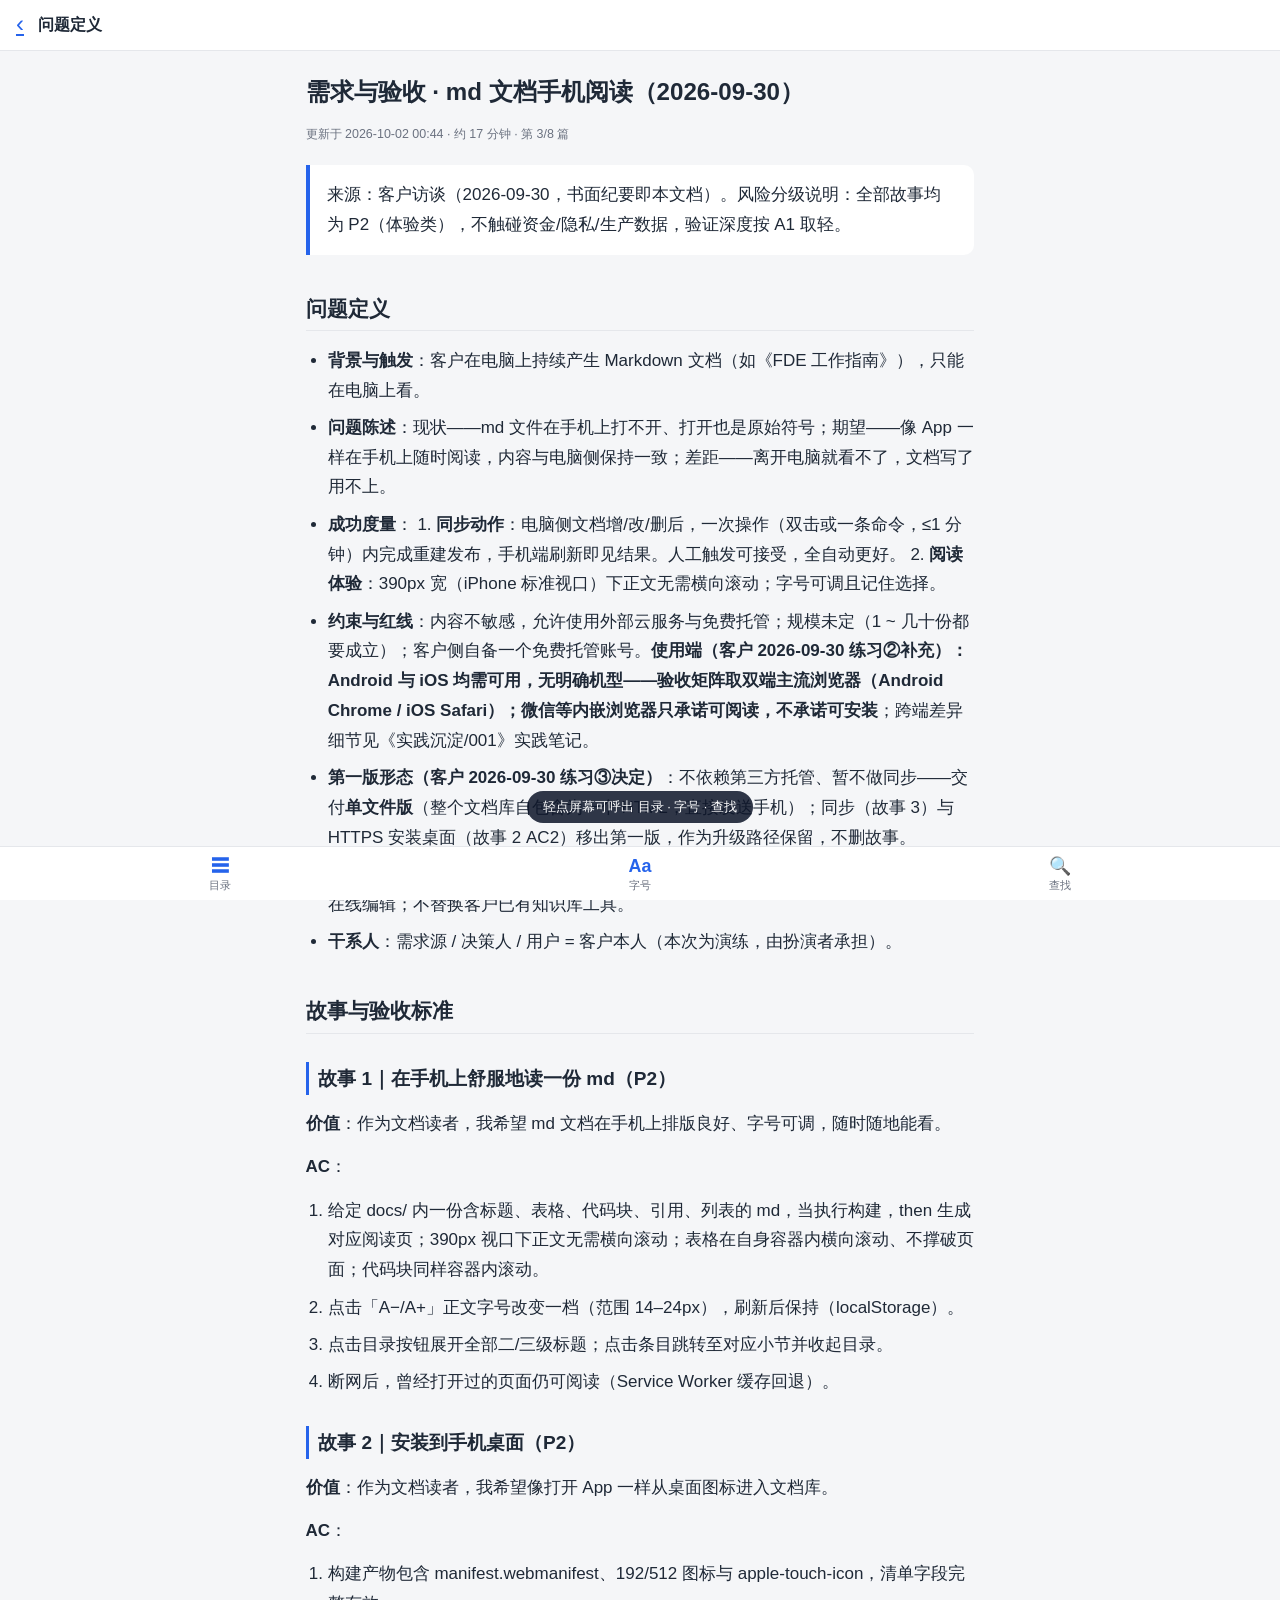
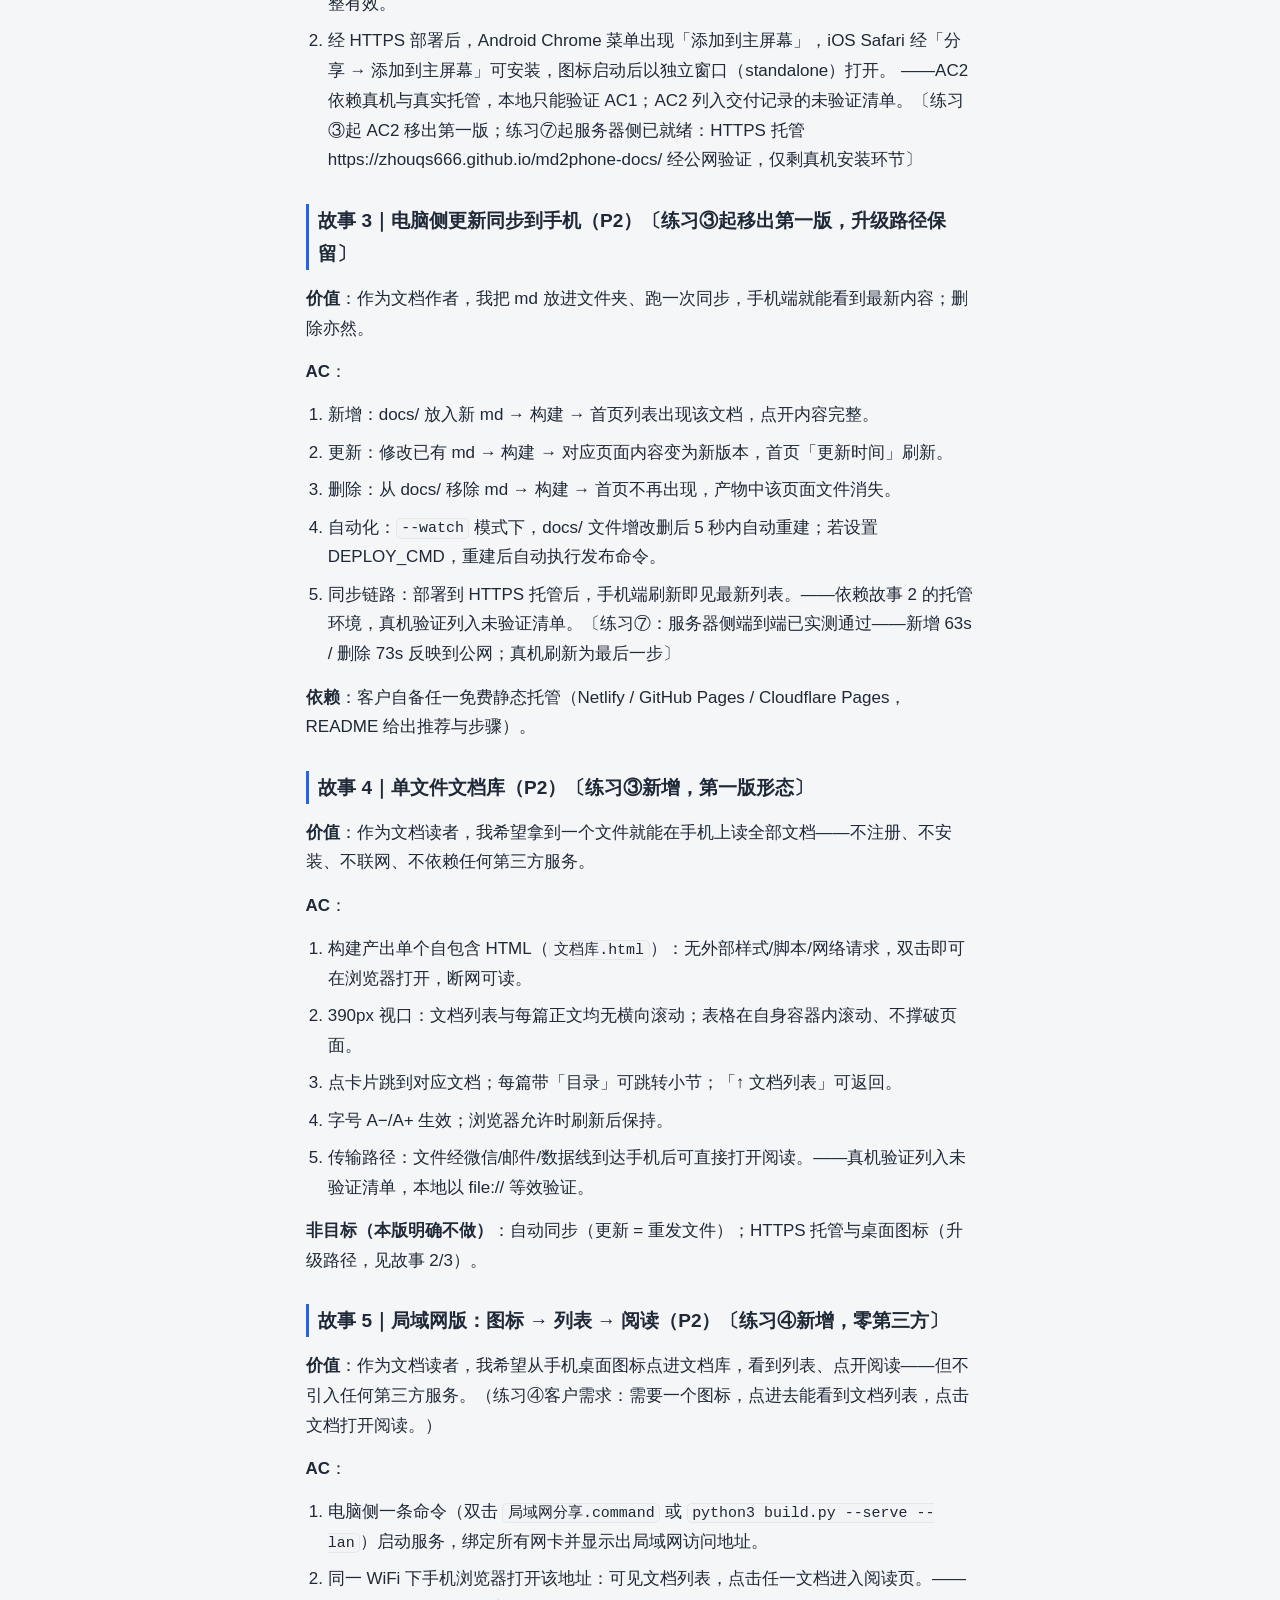
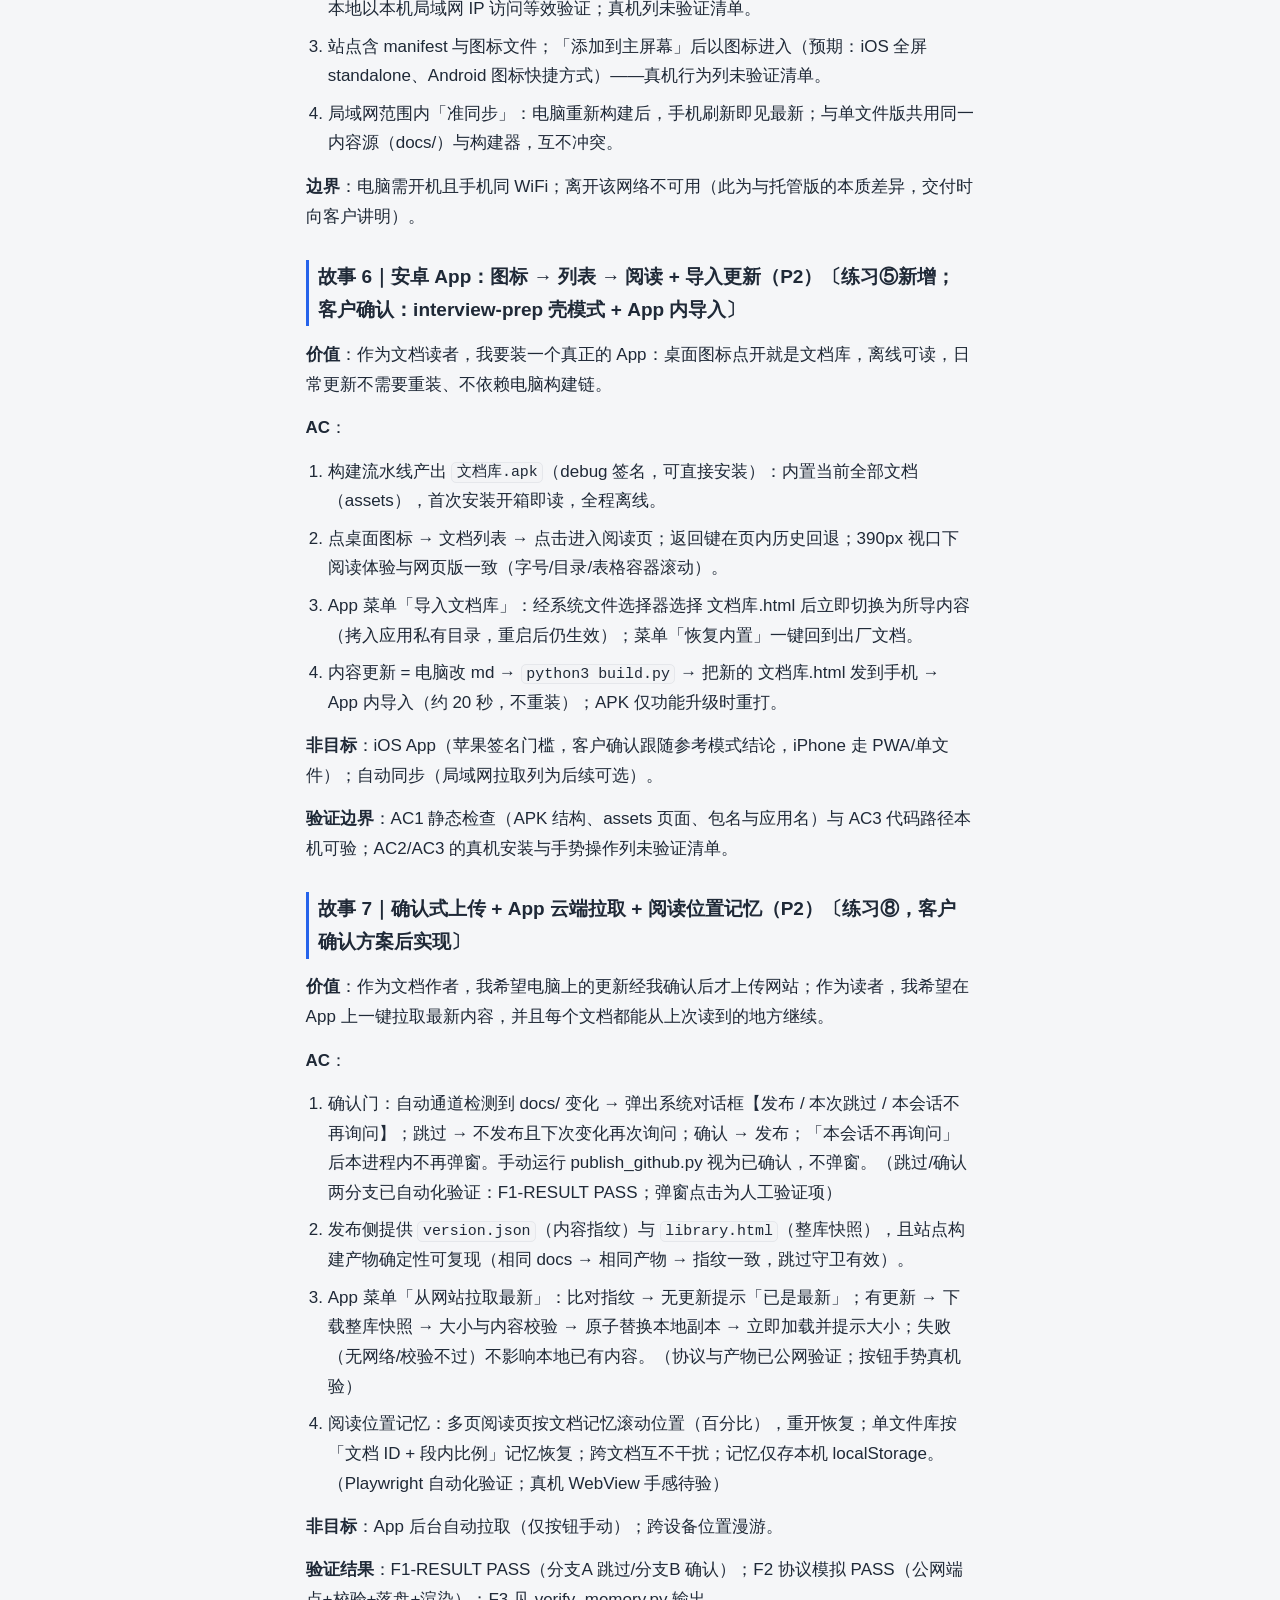
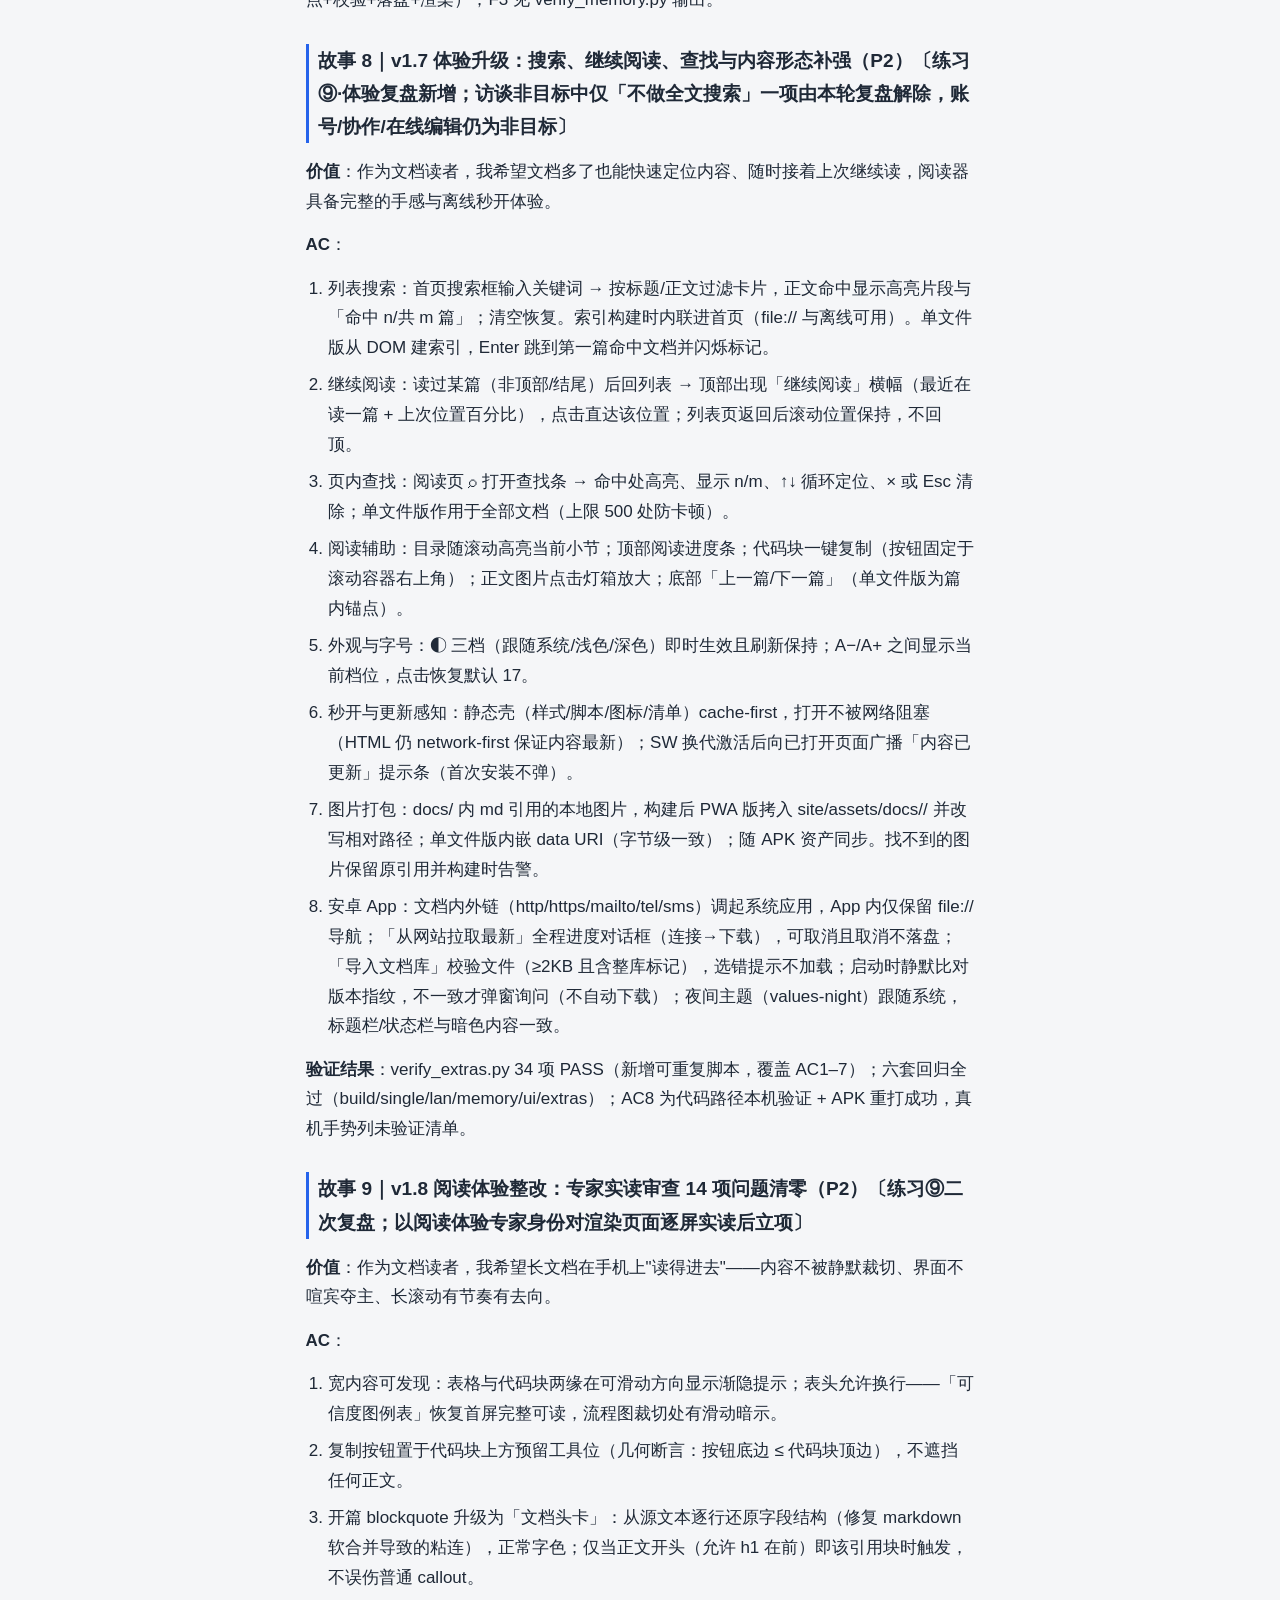
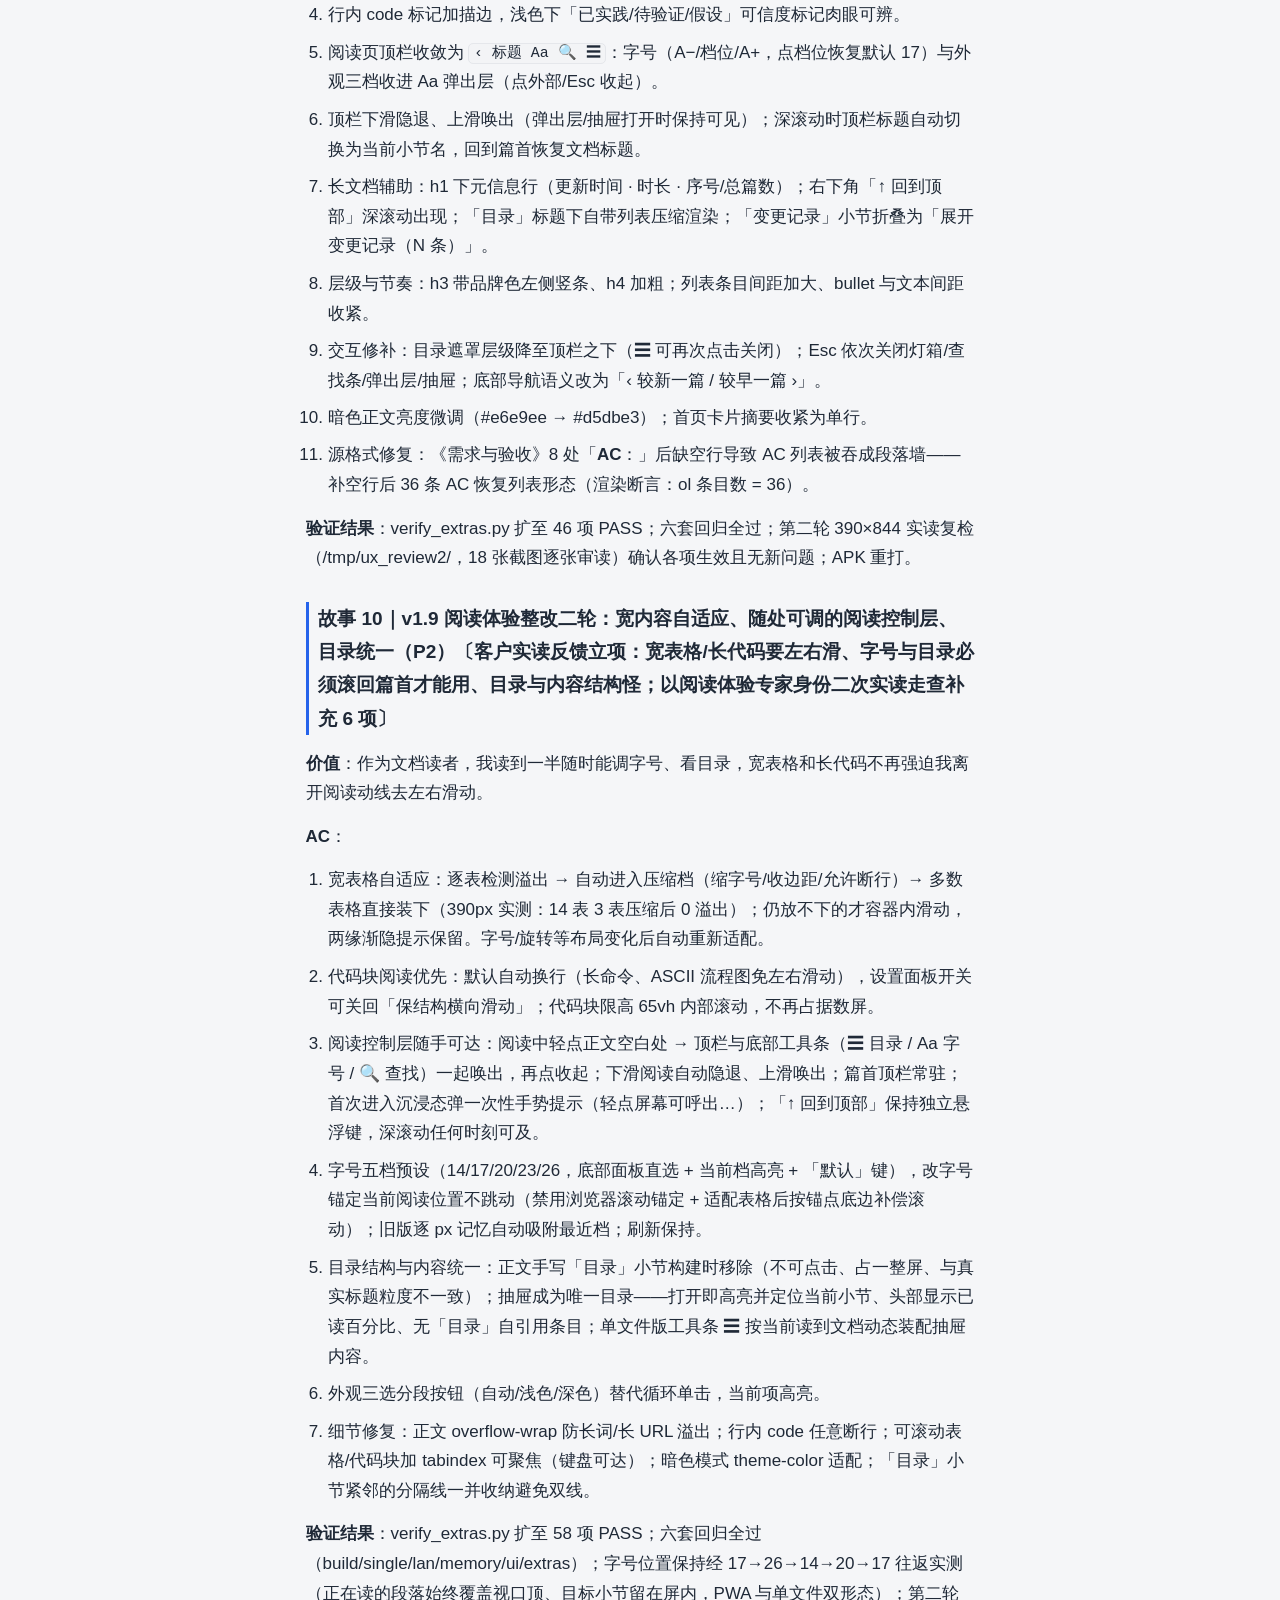
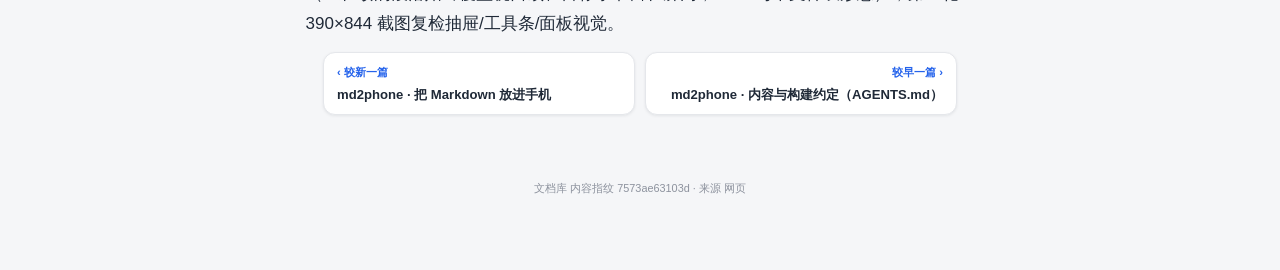
<file: 899b96eadf.html>
<!doctype html>
<html lang="zh-CN">
<head>
<meta charset="utf-8">
<meta name="viewport" content="width=device-width,initial-scale=1,viewport-fit=cover">
<title>需求与验收 · md 文档手机阅读（2026-09-30） · 文档库</title>
<meta name="theme-color" content="#2563eb">
<meta name="theme-color" content="#0f1419" media="(prefers-color-scheme: dark)">
<meta name="robots" content="noindex">
<meta name="apple-mobile-web-app-capable" content="yes">
<meta name="apple-mobile-web-app-status-bar-style" content="default">
<meta name="apple-mobile-web-app-title" content="文档库">
<link rel="manifest" href="manifest.webmanifest">
<link rel="apple-touch-icon" href="assets/apple-touch-icon.png">
<link rel="icon" type="image/png" href="assets/icon-64.png">
<link rel="stylesheet" href="style.css">
</head>
<body>
<header class="top">
  <a class="icon-btn back" href="index.html" aria-label="返回列表">‹</a>
  <div class="title" id="docTitle">需求与验收 · md 文档手机阅读（2026-09-30）</div>
</header>
<div class="fs-pop" id="fsPop" hidden>
  <div class="fs-row">
    <span class="fs-label">字号</span>
    <div class="fs-seg" id="fsSeg">
      <button type="button" data-fs-preset="14">小</button>
      <button type="button" data-fs-preset="17">标准</button>
      <button type="button" data-fs-preset="20">大</button>
      <button type="button" data-fs-preset="23">特大</button>
      <button type="button" data-fs-preset="26">超大</button>
    </div>
    <button type="button" class="fs-reset" id="fsReset">默认</button>
  </div>
  <div class="fs-row">
    <span class="fs-label">外观</span>
    <div class="fs-seg" id="themeSeg">
      <button type="button" data-theme-set="auto">自动</button>
      <button type="button" data-theme-set="light">浅色</button>
      <button type="button" data-theme-set="dark">深色</button>
    </div>
  </div>
  <div class="fs-row">
    <span class="fs-label">代码</span>
    <button type="button" class="fs-switch" id="prewrapBtn" role="switch" aria-checked="true">
      <span class="sw-track"><span class="sw-dot"></span></span>
      <span class="sw-text">长代码自动换行</span>
    </button>
  </div>
  <div class="fs-ver">内容指纹 7573ae63103d · 来源 <span class="fs-src">—</span></div>
</div>
<button class="top-btn" id="topBtn" aria-label="回到顶部">↑</button>
<nav class="readbar" aria-label="阅读工具">
  <button type="button" class="readbar-btn" id="tocBtn" aria-label="目录"><span class="rb-ico">☰</span><span class="rb-txt">目录</span></button>
  <button type="button" class="readbar-btn" id="fsBtn" aria-label="字号与外观"><span class="rb-ico">Aa</span><span class="rb-txt">字号</span></button>
  <button type="button" class="readbar-btn" id="findBtn" aria-label="页内查找"><span class="rb-ico">🔍</span><span class="rb-txt">查找</span></button>
</nav>
<div class="find-bar" id="findBar" hidden>
  <input id="findInput" type="search" placeholder="在本文中查找…" autocomplete="off">
  <span class="f-count" id="findCount"></span>
  <button class="icon-btn" id="findPrev" aria-label="上一个">↑</button>
  <button class="icon-btn" id="findNext" aria-label="下一个">↓</button>
  <button class="icon-btn" id="findClose" aria-label="关闭查找">×</button>
</div>
<div class="progress" id="progress"></div>
<div class="toc-backdrop"></div>
<nav class="toc-panel" aria-label="目录">
  <div class="toc-head"><span>目录</span><span class="toc-pct" id="tocPct"></span></div>
<a class="lv2" href="#_1">问题定义</a>
<a class="lv2" href="#_2">故事与验收标准</a>
<a class="lv3" href="#1-mdp2">故事 1｜在手机上舒服地读一份 md（P2）</a>
<a class="lv3" href="#2p2">故事 2｜安装到手机桌面（P2）</a>
<a class="lv3" href="#3p23">故事 3｜电脑侧更新同步到手机（P2）〔练习③起移出第一版，升级路径保留〕</a>
<a class="lv3" href="#4p23">故事 4｜单文件文档库（P2）〔练习③新增，第一版形态〕</a>
<a class="lv3" href="#5-p24">故事 5｜局域网版：图标 → 列表 → 阅读（P2）〔练习④新增，零第三方〕</a>
<a class="lv3" href="#6-app-p25interview-prep-app">故事 6｜安卓 App：图标 → 列表 → 阅读 + 导入更新（P2）〔练习⑤新增；客户确认：interview-prep 壳模式 + App 内导入〕</a>
<a class="lv3" href="#7-app-p28">故事 7｜确认式上传 + App 云端拉取 + 阅读位置记忆（P2）〔练习⑧，客户确认方案后实现〕</a>
<a class="lv3" href="#8v17-p29">故事 8｜v1.7 体验升级：搜索、继续阅读、查找与内容形态补强（P2）〔练习⑨·体验复盘新增；访谈非目标中仅「不做全文搜索」一项由本轮复盘解除，账号/协作/在线编辑仍为非目标〕</a>
<a class="lv3" href="#9v18-14-p29">故事 9｜v1.8 阅读体验整改：专家实读审查 14 项问题清零（P2）〔练习⑨二次复盘；以阅读体验专家身份对渲染页面逐屏实读后立项〕</a>
<a class="lv3" href="#10v19-p2-6">故事 10｜v1.9 阅读体验整改二轮：宽内容自适应、随处可调的阅读控制层、目录统一（P2）〔客户实读反馈立项：宽表格/长代码要左右滑、字号与目录必须滚回篇首才能用、目录与内容结构怪；以阅读体验专家身份二次实读走查补充 6 项〕</a>
</nav>
<main><article class="doc">
<h1 id="md-2026-09-30">需求与验收 · md 文档手机阅读（2026-09-30）</h1><div class="doc-meta-line">更新于 2026-10-02 00:44 · 约 17 分钟 · 第 3/8 篇</div>
<blockquote>
<p>来源：客户访谈（2026-09-30，书面纪要即本文档）。风险分级说明：全部故事均为 P2（体验类），不触碰资金/隐私/生产数据，验证深度按 A1 取轻。</p>
</blockquote>
<h2 id="_1">问题定义</h2>
<ul>
<li><strong>背景与触发</strong>：客户在电脑上持续产生 Markdown 文档（如《FDE 工作指南》），只能在电脑上看。</li>
<li><strong>问题陈述</strong>：现状——md 文件在手机上打不开、打开也是原始符号；期望——像 App 一样在手机上随时阅读，内容与电脑侧保持一致；差距——离开电脑就看不了，文档写了用不上。</li>
<li><strong>成功度量</strong>：
  1. <strong>同步动作</strong>：电脑侧文档增/改/删后，一次操作（双击或一条命令，≤1 分钟）内完成重建发布，手机端刷新即见结果。人工触发可接受，全自动更好。
  2. <strong>阅读体验</strong>：390px 宽（iPhone 标准视口）下正文无需横向滚动；字号可调且记住选择。</li>
<li><strong>约束与红线</strong>：内容不敏感，允许使用外部云服务与免费托管；规模未定（1 ~ 几十份都要成立）；客户侧自备一个免费托管账号。<strong>使用端（客户 2026-09-30 练习②补充）：Android 与 iOS 均需可用，无明确机型——验收矩阵取双端主流浏览器（Android Chrome / iOS Safari）；微信等内嵌浏览器只承诺可阅读，不承诺可安装</strong>；跨端差异细节见《实践沉淀/001》实践笔记。</li>
<li><strong>第一版形态（客户 2026-09-30 练习③决定）</strong>：不依赖第三方托管、暂不做同步——交付<strong>单文件版</strong>（整个文档库自包含为一个 HTML，直接发送手机）；同步（故事 3）与 HTTPS 安装桌面（故事 2 AC2）移出第一版，作为升级路径保留，不删故事。</li>
<li><strong>非目标</strong>（访谈中与客户确认的口径）：不做全文搜索；不做账号体系/多人协作；不做在线编辑；不替换客户已有知识库工具。</li>
<li><strong>干系人</strong>：需求源 / 决策人 / 用户 = 客户本人（本次为演练，由扮演者承担）。</li>
</ul>
<h2 id="_2">故事与验收标准</h2>
<h3 id="1-mdp2">故事 1｜在手机上舒服地读一份 md（P2）</h3>
<p><strong>价值</strong>：作为文档读者，我希望 md 文档在手机上排版良好、字号可调，随时随地能看。</p>
<p><strong>AC</strong>：</p>
<ol>
<li>给定 docs/ 内一份含标题、表格、代码块、引用、列表的 md，当执行构建，then 生成对应阅读页；390px 视口下正文无需横向滚动；表格在自身容器内横向滚动、不撑破页面；代码块同样容器内滚动。</li>
<li>点击「A−/A+」正文字号改变一档（范围 14–24px），刷新后保持（localStorage）。</li>
<li>点击目录按钮展开全部二/三级标题；点击条目跳转至对应小节并收起目录。</li>
<li>断网后，曾经打开过的页面仍可阅读（Service Worker 缓存回退）。</li>
</ol>
<h3 id="2p2">故事 2｜安装到手机桌面（P2）</h3>
<p><strong>价值</strong>：作为文档读者，我希望像打开 App 一样从桌面图标进入文档库。</p>
<p><strong>AC</strong>：</p>
<ol>
<li>构建产物包含 manifest.webmanifest、192/512 图标与 apple-touch-icon，清单字段完整有效。</li>
<li>经 HTTPS 部署后，Android Chrome 菜单出现「添加到主屏幕」，iOS Safari 经「分享 → 添加到主屏幕」可安装，图标启动后以独立窗口（standalone）打开。
   ——AC2 依赖真机与真实托管，本地只能验证 AC1；AC2 列入交付记录的未验证清单。〔练习③起 AC2 移出第一版；练习⑦起服务器侧已就绪：HTTPS 托管 https://zhouqs666.github.io/md2phone-docs/ 经公网验证，仅剩真机安装环节〕</li>
</ol>
<h3 id="3p23">故事 3｜电脑侧更新同步到手机（P2）〔练习③起移出第一版，升级路径保留〕</h3>
<p><strong>价值</strong>：作为文档作者，我把 md 放进文件夹、跑一次同步，手机端就能看到最新内容；删除亦然。</p>
<p><strong>AC</strong>：</p>
<ol>
<li>新增：docs/ 放入新 md → 构建 → 首页列表出现该文档，点开内容完整。</li>
<li>更新：修改已有 md → 构建 → 对应页面内容变为新版本，首页「更新时间」刷新。</li>
<li>删除：从 docs/ 移除 md → 构建 → 首页不再出现，产物中该页面文件消失。</li>
<li>自动化：<code>--watch</code> 模式下，docs/ 文件增改删后 5 秒内自动重建；若设置 DEPLOY_CMD，重建后自动执行发布命令。</li>
<li>同步链路：部署到 HTTPS 托管后，手机端刷新即见最新列表。——依赖故事 2 的托管环境，真机验证列入未验证清单。〔练习⑦：服务器侧端到端已实测通过——新增 63s / 删除 73s 反映到公网；真机刷新为最后一步〕</li>
</ol>
<p><strong>依赖</strong>：客户自备任一免费静态托管（Netlify / GitHub Pages / Cloudflare Pages，README 给出推荐与步骤）。</p>
<h3 id="4p23">故事 4｜单文件文档库（P2）〔练习③新增，第一版形态〕</h3>
<p><strong>价值</strong>：作为文档读者，我希望拿到一个文件就能在手机上读全部文档——不注册、不安装、不联网、不依赖任何第三方服务。</p>
<p><strong>AC</strong>：</p>
<ol>
<li>构建产出单个自包含 HTML（<code>文档库.html</code>）：无外部样式/脚本/网络请求，双击即可在浏览器打开，断网可读。</li>
<li>390px 视口：文档列表与每篇正文均无横向滚动；表格在自身容器内滚动、不撑破页面。</li>
<li>点卡片跳到对应文档；每篇带「目录」可跳转小节；「↑ 文档列表」可返回。</li>
<li>字号 A−/A+ 生效；浏览器允许时刷新后保持。</li>
<li>传输路径：文件经微信/邮件/数据线到达手机后可直接打开阅读。——真机验证列入未验证清单，本地以 file:// 等效验证。</li>
</ol>
<p><strong>非目标（本版明确不做）</strong>：自动同步（更新 = 重发文件）；HTTPS 托管与桌面图标（升级路径，见故事 2/3）。</p>
<h3 id="5-p24">故事 5｜局域网版：图标 → 列表 → 阅读（P2）〔练习④新增，零第三方〕</h3>
<p><strong>价值</strong>：作为文档读者，我希望从手机桌面图标点进文档库，看到列表、点开阅读——但不引入任何第三方服务。（练习④客户需求：需要一个图标，点进去能看到文档列表，点击文档打开阅读。）</p>
<p><strong>AC</strong>：</p>
<ol>
<li>电脑侧一条命令（双击 <code>局域网分享.command</code> 或 <code>python3 build.py --serve --lan</code>）启动服务，绑定所有网卡并显示出局域网访问地址。</li>
<li>同一 WiFi 下手机浏览器打开该地址：可见文档列表，点击任一文档进入阅读页。——本地以本机局域网 IP 访问等效验证；真机列未验证清单。</li>
<li>站点含 manifest 与图标文件；「添加到主屏幕」后以图标进入（预期：iOS 全屏 standalone、Android 图标快捷方式）——真机行为列未验证清单。</li>
<li>局域网范围内「准同步」：电脑重新构建后，手机刷新即见最新；与单文件版共用同一内容源（docs/）与构建器，互不冲突。</li>
</ol>
<p><strong>边界</strong>：电脑需开机且手机同 WiFi；离开该网络不可用（此为与托管版的本质差异，交付时向客户讲明）。</p>
<h3 id="6-app-p25interview-prep-app">故事 6｜安卓 App：图标 → 列表 → 阅读 + 导入更新（P2）〔练习⑤新增；客户确认：interview-prep 壳模式 + App 内导入〕</h3>
<p><strong>价值</strong>：作为文档读者，我要装一个真正的 App：桌面图标点开就是文档库，离线可读，日常更新不需要重装、不依赖电脑构建链。</p>
<p><strong>AC</strong>：</p>
<ol>
<li>构建流水线产出 <code>文档库.apk</code>（debug 签名，可直接安装）：内置当前全部文档（assets），首次安装开箱即读，全程离线。</li>
<li>点桌面图标 → 文档列表 → 点击进入阅读页；返回键在页内历史回退；390px 视口下阅读体验与网页版一致（字号/目录/表格容器滚动）。</li>
<li>App 菜单「导入文档库」：经系统文件选择器选择 文档库.html 后立即切换为所导内容（拷入应用私有目录，重启后仍生效）；菜单「恢复内置」一键回到出厂文档。</li>
<li>内容更新 = 电脑改 md → <code>python3 build.py</code> → 把新的 文档库.html 发到手机 → App 内导入（约 20 秒，不重装）；APK 仅功能升级时重打。</li>
</ol>
<p><strong>非目标</strong>：iOS App（苹果签名门槛，客户确认跟随参考模式结论，iPhone 走 PWA/单文件）；自动同步（局域网拉取列为后续可选）。</p>
<p><strong>验证边界</strong>：AC1 静态检查（APK 结构、assets 页面、包名与应用名）与 AC3 代码路径本机可验；AC2/AC3 的真机安装与手势操作列未验证清单。</p>
<h3 id="7-app-p28">故事 7｜确认式上传 + App 云端拉取 + 阅读位置记忆（P2）〔练习⑧，客户确认方案后实现〕</h3>
<p><strong>价值</strong>：作为文档作者，我希望电脑上的更新经我确认后才上传网站；作为读者，我希望在 App 上一键拉取最新内容，并且每个文档都能从上次读到的地方继续。</p>
<p><strong>AC</strong>：</p>
<ol>
<li>确认门：自动通道检测到 docs/ 变化 → 弹出系统对话框【发布 / 本次跳过 / 本会话不再询问】；跳过 → 不发布且下次变化再次询问；确认 → 发布；「本会话不再询问」后本进程内不再弹窗。手动运行 publish_github.py 视为已确认，不弹窗。（跳过/确认两分支已自动化验证：F1-RESULT PASS；弹窗点击为人工验证项）</li>
<li>发布侧提供 <code>version.json</code>（内容指纹）与 <code>library.html</code>（整库快照），且站点构建产物确定性可复现（相同 docs → 相同产物 → 指纹一致，跳过守卫有效）。</li>
<li>App 菜单「从网站拉取最新」：比对指纹 → 无更新提示「已是最新」；有更新 → 下载整库快照 → 大小与内容校验 → 原子替换本地副本 → 立即加载并提示大小；失败（无网络/校验不过）不影响本地已有内容。（协议与产物已公网验证；按钮手势真机验）</li>
<li>阅读位置记忆：多页阅读页按文档记忆滚动位置（百分比），重开恢复；单文件库按「文档 ID + 段内比例」记忆恢复；跨文档互不干扰；记忆仅存本机 localStorage。（Playwright 自动化验证；真机 WebView 手感待验）</li>
</ol>
<p><strong>非目标</strong>：App 后台自动拉取（仅按钮手动）；跨设备位置漫游。</p>
<p><strong>验证结果</strong>：F1-RESULT PASS（分支A 跳过/分支B 确认）；F2 协议模拟 PASS（公网端点+校验+落盘+渲染）；F3 见 verify_memory.py 输出。</p>
<h3 id="8v17-p29">故事 8｜v1.7 体验升级：搜索、继续阅读、查找与内容形态补强（P2）〔练习⑨·体验复盘新增；访谈非目标中仅「不做全文搜索」一项由本轮复盘解除，账号/协作/在线编辑仍为非目标〕</h3>
<p><strong>价值</strong>：作为文档读者，我希望文档多了也能快速定位内容、随时接着上次继续读，阅读器具备完整的手感与离线秒开体验。</p>
<p><strong>AC</strong>：</p>
<ol>
<li>列表搜索：首页搜索框输入关键词 → 按标题/正文过滤卡片，正文命中显示高亮片段与「命中 n/共 m 篇」；清空恢复。索引构建时内联进首页（file:// 与离线可用）。单文件版从 DOM 建索引，Enter 跳到第一篇命中文档并闪烁标记。</li>
<li>继续阅读：读过某篇（非顶部/结尾）后回列表 → 顶部出现「继续阅读」横幅（最近在读一篇 + 上次位置百分比），点击直达该位置；列表页返回后滚动位置保持，不回顶。</li>
<li>页内查找：阅读页 ⌕ 打开查找条 → 命中处高亮、显示 n/m、↑↓ 循环定位、× 或 Esc 清除；单文件版作用于全部文档（上限 500 处防卡顿）。</li>
<li>阅读辅助：目录随滚动高亮当前小节；顶部阅读进度条；代码块一键复制（按钮固定于滚动容器右上角）；正文图片点击灯箱放大；底部「上一篇/下一篇」（单文件版为篇内锚点）。</li>
<li>外观与字号：◐ 三档（跟随系统/浅色/深色）即时生效且刷新保持；A−/A+ 之间显示当前档位，点击恢复默认 17。</li>
<li>秒开与更新感知：静态壳（样式/脚本/图标/清单）cache-first，打开不被网络阻塞（HTML 仍 network-first 保证内容最新）；SW 换代激活后向已打开页面广播「内容已更新」提示条（首次安装不弹）。</li>
<li>图片打包：docs/ 内 md 引用的本地图片，构建后 PWA 版拷入 site/assets/docs/<slug>/ 并改写相对路径；单文件版内嵌 data URI（字节级一致）；随 APK 资产同步。找不到的图片保留原引用并构建时告警。</li>
<li>安卓 App：文档内外链（http/https/mailto/tel/sms）调起系统应用，App 内仅保留 file:// 导航；「从网站拉取最新」全程进度对话框（连接→下载），可取消且取消不落盘；「导入文档库」校验文件（≥2KB 且含整库标记），选错提示不加载；启动时静默比对版本指纹，不一致才弹窗询问（不自动下载）；夜间主题（values-night）跟随系统，标题栏/状态栏与暗色内容一致。</li>
</ol>
<p><strong>验证结果</strong>：verify_extras.py 34 项 PASS（新增可重复脚本，覆盖 AC1–7）；六套回归全过（build/single/lan/memory/ui/extras）；AC8 为代码路径本机验证 + APK 重打成功，真机手势列未验证清单。</p>
<h3 id="9v18-14-p29">故事 9｜v1.8 阅读体验整改：专家实读审查 14 项问题清零（P2）〔练习⑨二次复盘；以阅读体验专家身份对渲染页面逐屏实读后立项〕</h3>
<p><strong>价值</strong>：作为文档读者，我希望长文档在手机上"读得进去"——内容不被静默裁切、界面不喧宾夺主、长滚动有节奏有去向。</p>
<p><strong>AC</strong>：</p>
<ol>
<li>宽内容可发现：表格与代码块两缘在可滑动方向显示渐隐提示；表头允许换行——「可信度图例表」恢复首屏完整可读，流程图裁切处有滑动暗示。</li>
<li>复制按钮置于代码块上方预留工具位（几何断言：按钮底边 ≤ 代码块顶边），不遮挡任何正文。</li>
<li>开篇 blockquote 升级为「文档头卡」：从源文本逐行还原字段结构（修复 markdown 软合并导致的粘连），正常字色；仅当正文开头（允许 h1 在前）即该引用块时触发，不误伤普通 callout。</li>
<li>行内 code 标记加描边，浅色下「已实践/待验证/假设」可信度标记肉眼可辨。</li>
<li>阅读页顶栏收敛为 <code>‹ 标题 Aa 🔍 ☰</code>：字号（A−/档位/A+，点档位恢复默认 17）与外观三档收进 Aa 弹出层（点外部/Esc 收起）。</li>
<li>顶栏下滑隐退、上滑唤出（弹出层/抽屉打开时保持可见）；深滚动时顶栏标题自动切换为当前小节名，回到篇首恢复文档标题。</li>
<li>长文档辅助：h1 下元信息行（更新时间 · 时长 · 序号/总篇数）；右下角「↑ 回到顶部」深滚动出现；「目录」标题下自带列表压缩渲染；「变更记录」小节折叠为「展开变更记录（N 条）」。</li>
<li>层级与节奏：h3 带品牌色左侧竖条、h4 加粗；列表条目间距加大、bullet 与文本间距收紧。</li>
<li>交互修补：目录遮罩层级降至顶栏之下（☰ 可再次点击关闭）；Esc 依次关闭灯箱/查找条/弹出层/抽屉；底部导航语义改为「‹ 较新一篇 / 较早一篇 ›」。</li>
<li>暗色正文亮度微调（#e6e9ee → #d5dbe3）；首页卡片摘要收紧为单行。</li>
<li>源格式修复：《需求与验收》8 处「<strong>AC</strong>：」后缺空行导致 AC 列表被吞成段落墙——补空行后 36 条 AC 恢复列表形态（渲染断言：ol 条目数 = 36）。</li>
</ol>
<p><strong>验证结果</strong>：verify_extras.py 扩至 46 项 PASS；六套回归全过；第二轮 390×844 实读复检（/tmp/ux_review2/，18 张截图逐张审读）确认各项生效且无新问题；APK 重打。</p>
<h3 id="10v19-p2-6">故事 10｜v1.9 阅读体验整改二轮：宽内容自适应、随处可调的阅读控制层、目录统一（P2）〔客户实读反馈立项：宽表格/长代码要左右滑、字号与目录必须滚回篇首才能用、目录与内容结构怪；以阅读体验专家身份二次实读走查补充 6 项〕</h3>
<p><strong>价值</strong>：作为文档读者，我读到一半随时能调字号、看目录，宽表格和长代码不再强迫我离开阅读动线去左右滑动。</p>
<p><strong>AC</strong>：</p>
<ol>
<li>宽表格自适应：逐表检测溢出 → 自动进入压缩档（缩字号/收边距/允许断行）→ 多数表格直接装下（390px 实测：14 表 3 表压缩后 0 溢出）；仍放不下的才容器内滑动，两缘渐隐提示保留。字号/旋转等布局变化后自动重新适配。</li>
<li>代码块阅读优先：默认自动换行（长命令、ASCII 流程图免左右滑动），设置面板开关可关回「保结构横向滑动」；代码块限高 65vh 内部滚动，不再占据数屏。</li>
<li>阅读控制层随手可达：阅读中轻点正文空白处 → 顶栏与底部工具条（☰ 目录 / Aa 字号 / 🔍 查找）一起唤出，再点收起；下滑阅读自动隐退、上滑唤出；篇首顶栏常驻；首次进入沉浸态弹一次性手势提示（轻点屏幕可呼出…）；「↑ 回到顶部」保持独立悬浮键，深滚动任何时刻可及。</li>
<li>字号五档预设（14/17/20/23/26，底部面板直选 + 当前档高亮 + 「默认」键），改字号锚定当前阅读位置不跳动（禁用浏览器滚动锚定 + 适配表格后按锚点底边补偿滚动）；旧版逐 px 记忆自动吸附最近档；刷新保持。</li>
<li>目录结构与内容统一：正文手写「目录」小节构建时移除（不可点击、占一整屏、与真实标题粒度不一致）；抽屉成为唯一目录——打开即高亮并定位当前小节、头部显示已读百分比、无「目录」自引用条目；单文件版工具条 ☰ 按当前读到文档动态装配抽屉内容。</li>
<li>外观三选分段按钮（自动/浅色/深色）替代循环单击，当前项高亮。</li>
<li>细节修复：正文 overflow-wrap 防长词/长 URL 溢出；行内 code 任意断行；可滚动表格/代码块加 tabindex 可聚焦（键盘可达）；暗色模式 theme-color 适配；「目录」小节紧邻的分隔线一并收纳避免双线。</li>
</ol>
<p><strong>验证结果</strong>：verify_extras.py 扩至 58 项 PASS；六套回归全过（build/single/lan/memory/ui/extras）；字号位置保持经 17→26→14→20→17 往返实测（正在读的段落始终覆盖视口顶、目标小节留在屏内，PWA 与单文件双形态）；第二轮 390×844 截图复检抽屉/工具条/面板视觉。</p>
<nav class="doc-nav"><a class="prev" href="04c6e90faa.html"><span class="d-label">‹ 较新一篇</span><span class="d-title">md2phone · 把 Markdown 放进手机</span></a><a class="next" href="bc5441b46c.html"><span class="d-label">较早一篇 ›</span><span class="d-title">md2phone · 内容与构建约定（AGENTS.md）</span></a></nav>
<div class="build-id">文档库 内容指纹 7573ae63103d · 来源 <span class="fs-src">—</span></div>
</article></main>
<script src="app.js"></script>
</body>
</html>
</file>
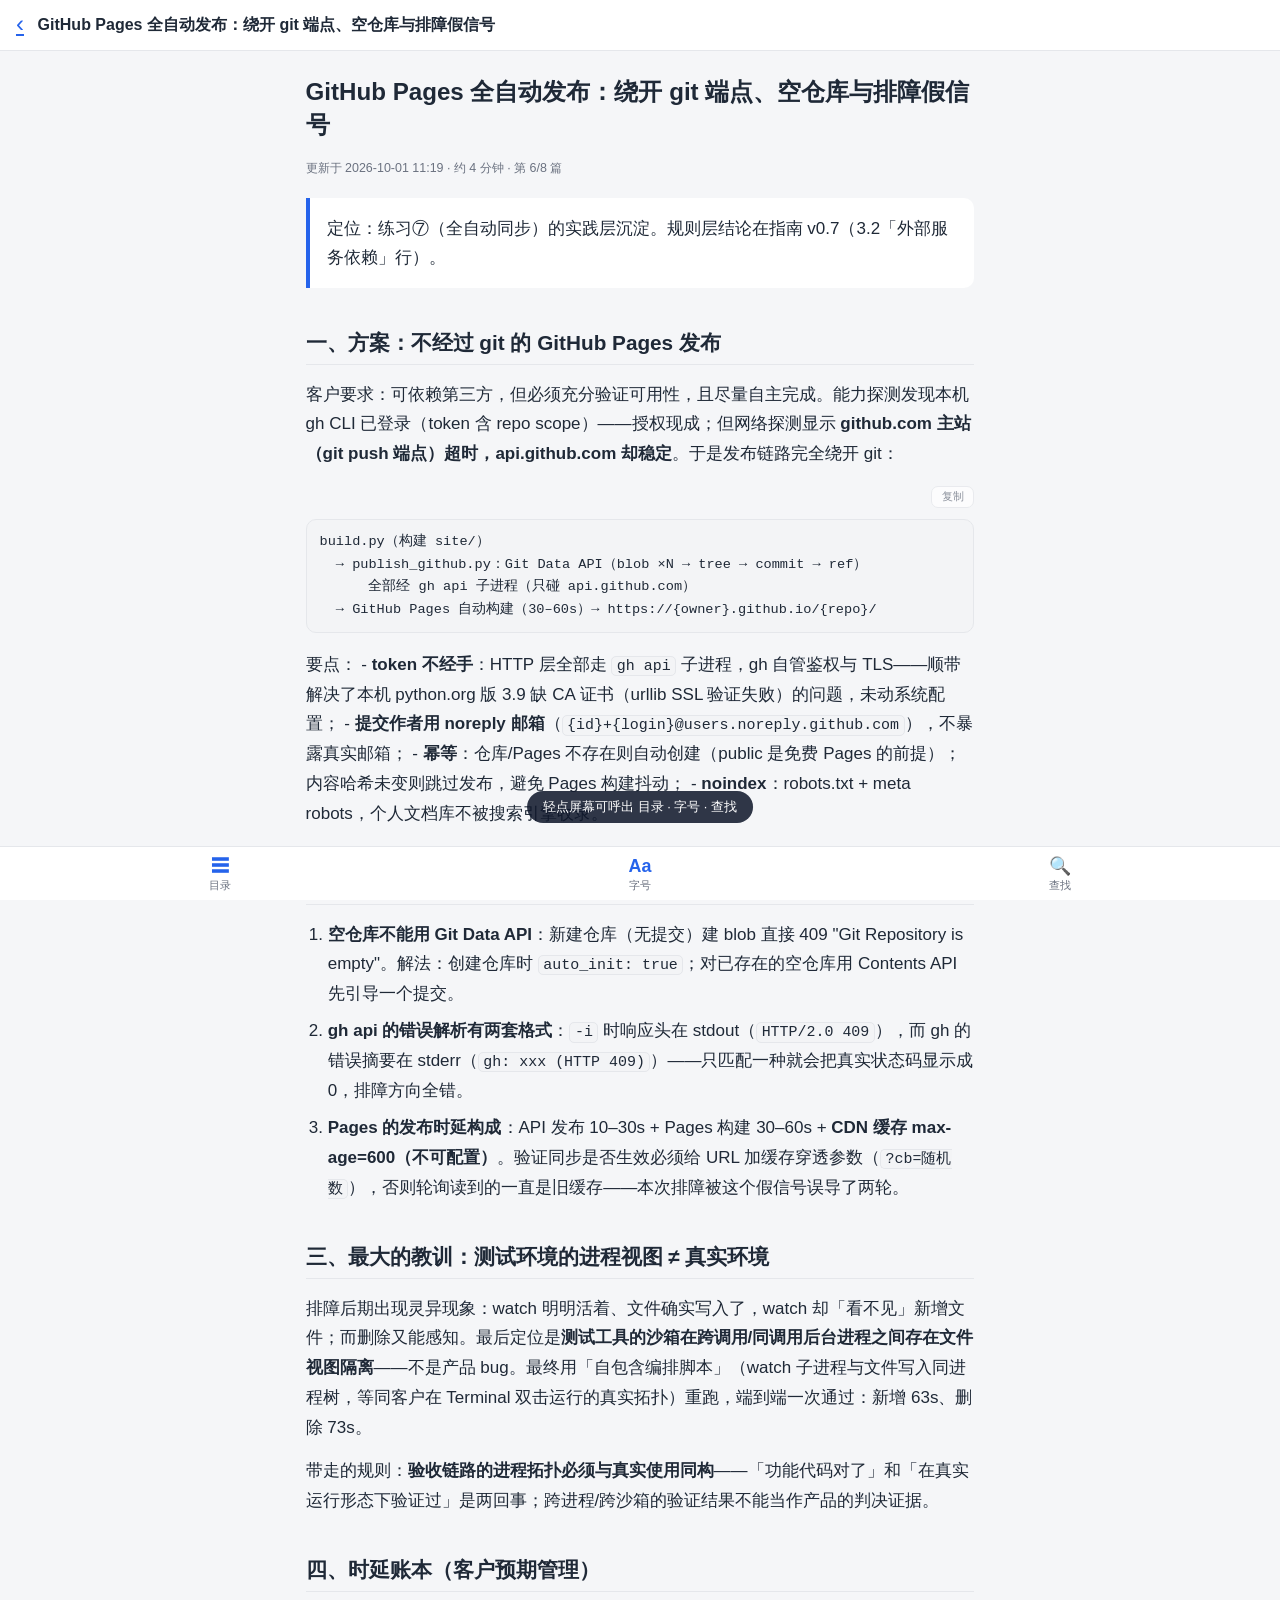
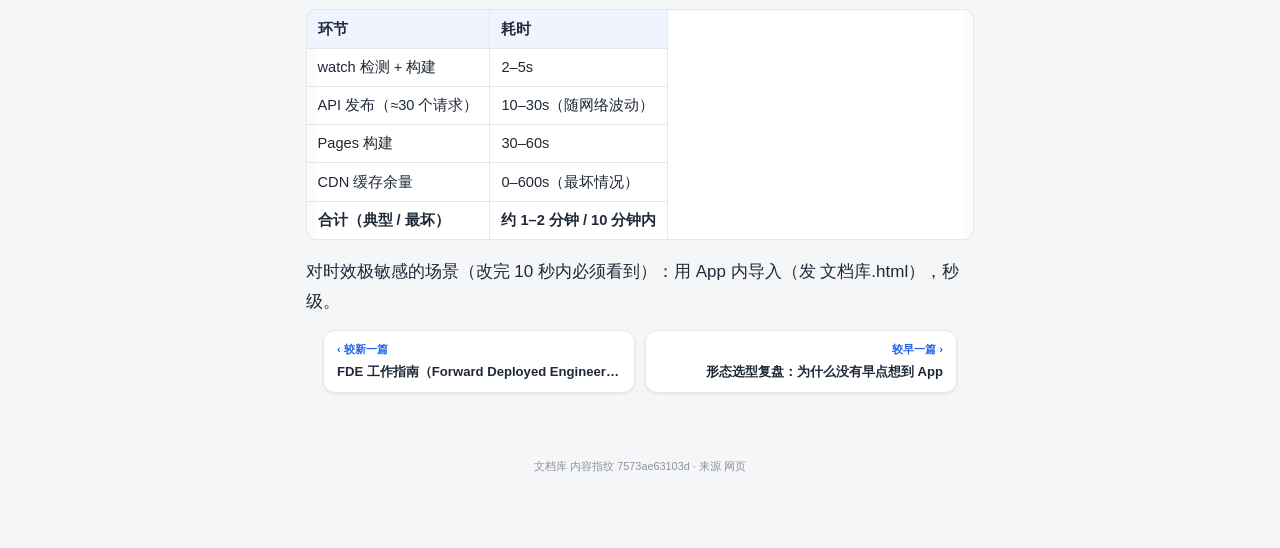
<file: 8f07a8680e.html>
<!doctype html>
<html lang="zh-CN">
<head>
<meta charset="utf-8">
<meta name="viewport" content="width=device-width,initial-scale=1,viewport-fit=cover">
<title>GitHub Pages 全自动发布：绕开 git 端点、空仓库与排障假信号 · 文档库</title>
<meta name="theme-color" content="#2563eb">
<meta name="theme-color" content="#0f1419" media="(prefers-color-scheme: dark)">
<meta name="robots" content="noindex">
<meta name="apple-mobile-web-app-capable" content="yes">
<meta name="apple-mobile-web-app-status-bar-style" content="default">
<meta name="apple-mobile-web-app-title" content="文档库">
<link rel="manifest" href="manifest.webmanifest">
<link rel="apple-touch-icon" href="assets/apple-touch-icon.png">
<link rel="icon" type="image/png" href="assets/icon-64.png">
<link rel="stylesheet" href="style.css">
</head>
<body>
<header class="top">
  <a class="icon-btn back" href="index.html" aria-label="返回列表">‹</a>
  <div class="title" id="docTitle">GitHub Pages 全自动发布：绕开 git 端点、空仓库与排障假信号</div>
</header>
<div class="fs-pop" id="fsPop" hidden>
  <div class="fs-row">
    <span class="fs-label">字号</span>
    <div class="fs-seg" id="fsSeg">
      <button type="button" data-fs-preset="14">小</button>
      <button type="button" data-fs-preset="17">标准</button>
      <button type="button" data-fs-preset="20">大</button>
      <button type="button" data-fs-preset="23">特大</button>
      <button type="button" data-fs-preset="26">超大</button>
    </div>
    <button type="button" class="fs-reset" id="fsReset">默认</button>
  </div>
  <div class="fs-row">
    <span class="fs-label">外观</span>
    <div class="fs-seg" id="themeSeg">
      <button type="button" data-theme-set="auto">自动</button>
      <button type="button" data-theme-set="light">浅色</button>
      <button type="button" data-theme-set="dark">深色</button>
    </div>
  </div>
  <div class="fs-row">
    <span class="fs-label">代码</span>
    <button type="button" class="fs-switch" id="prewrapBtn" role="switch" aria-checked="true">
      <span class="sw-track"><span class="sw-dot"></span></span>
      <span class="sw-text">长代码自动换行</span>
    </button>
  </div>
  <div class="fs-ver">内容指纹 7573ae63103d · 来源 <span class="fs-src">—</span></div>
</div>
<button class="top-btn" id="topBtn" aria-label="回到顶部">↑</button>
<nav class="readbar" aria-label="阅读工具">
  <button type="button" class="readbar-btn" id="tocBtn" aria-label="目录"><span class="rb-ico">☰</span><span class="rb-txt">目录</span></button>
  <button type="button" class="readbar-btn" id="fsBtn" aria-label="字号与外观"><span class="rb-ico">Aa</span><span class="rb-txt">字号</span></button>
  <button type="button" class="readbar-btn" id="findBtn" aria-label="页内查找"><span class="rb-ico">🔍</span><span class="rb-txt">查找</span></button>
</nav>
<div class="find-bar" id="findBar" hidden>
  <input id="findInput" type="search" placeholder="在本文中查找…" autocomplete="off">
  <span class="f-count" id="findCount"></span>
  <button class="icon-btn" id="findPrev" aria-label="上一个">↑</button>
  <button class="icon-btn" id="findNext" aria-label="下一个">↓</button>
  <button class="icon-btn" id="findClose" aria-label="关闭查找">×</button>
</div>
<div class="progress" id="progress"></div>
<div class="toc-backdrop"></div>
<nav class="toc-panel" aria-label="目录">
  <div class="toc-head"><span>目录</span><span class="toc-pct" id="tocPct"></span></div>
<a class="lv2" href="#git-github-pages">一、方案：不经过 git 的 GitHub Pages 发布</a>
<a class="lv2" href="#_1">二、三个真实的坑（都花过排障时间）</a>
<a class="lv2" href="#_2">三、最大的教训：测试环境的进程视图 ≠ 真实环境</a>
<a class="lv2" href="#_3">四、时延账本（客户预期管理）</a>
</nav>
<main><article class="doc">
<h1 id="github-pages-git">GitHub Pages 全自动发布：绕开 git 端点、空仓库与排障假信号</h1><div class="doc-meta-line">更新于 2026-10-01 11:19 · 约 4 分钟 · 第 6/8 篇</div>
<blockquote>
<p>定位：练习⑦（全自动同步）的实践层沉淀。规则层结论在指南 v0.7（3.2「外部服务依赖」行）。</p>
</blockquote>
<h2 id="git-github-pages">一、方案：不经过 git 的 GitHub Pages 发布</h2>
<p>客户要求：可依赖第三方，但必须充分验证可用性，且尽量自主完成。能力探测发现本机 gh CLI 已登录（token 含 repo scope）——授权现成；但网络探测显示 <strong>github.com 主站（git push 端点）超时，api.github.com 却稳定</strong>。于是发布链路完全绕开 git：</p>
<pre><code>build.py（构建 site/）
  → publish_github.py：Git Data API（blob ×N → tree → commit → ref）
      全部经 gh api 子进程（只碰 api.github.com）
  → GitHub Pages 自动构建（30–60s）→ https://{owner}.github.io/{repo}/
</code></pre>
<p>要点：
- <strong>token 不经手</strong>：HTTP 层全部走 <code>gh api</code> 子进程，gh 自管鉴权与 TLS——顺带解决了本机 python.org 版 3.9 缺 CA 证书（urllib SSL 验证失败）的问题，未动系统配置；
- <strong>提交作者用 noreply 邮箱</strong>（<code>{id}+{login}@users.noreply.github.com</code>），不暴露真实邮箱；
- <strong>幂等</strong>：仓库/Pages 不存在则自动创建（public 是免费 Pages 的前提）；内容哈希未变则跳过发布，避免 Pages 构建抖动；
- <strong>noindex</strong>：robots.txt + meta robots，个人文档库不被搜索引擎收录。</p>
<h2 id="_1">二、三个真实的坑（都花过排障时间）</h2>
<ol>
<li><strong>空仓库不能用 Git Data API</strong>：新建仓库（无提交）建 blob 直接 409 "Git Repository is empty"。解法：创建仓库时 <code>auto_init: true</code>；对已存在的空仓库用 Contents API 先引导一个提交。</li>
<li><strong>gh api 的错误解析有两套格式</strong>：<code>-i</code> 时响应头在 stdout（<code>HTTP/2.0 409</code>），而 gh 的错误摘要在 stderr（<code>gh: xxx (HTTP 409)</code>）——只匹配一种就会把真实状态码显示成 0，排障方向全错。</li>
<li><strong>Pages 的发布时延构成</strong>：API 发布 10–30s + Pages 构建 30–60s + <strong>CDN 缓存 max-age=600（不可配置）</strong>。验证同步是否生效必须给 URL 加缓存穿透参数（<code>?cb=随机数</code>），否则轮询读到的一直是旧缓存——本次排障被这个假信号误导了两轮。</li>
</ol>
<h2 id="_2">三、最大的教训：测试环境的进程视图 ≠ 真实环境</h2>
<p>排障后期出现灵异现象：watch 明明活着、文件确实写入了，watch 却「看不见」新增文件；而删除又能感知。最后定位是<strong>测试工具的沙箱在跨调用/同调用后台进程之间存在文件视图隔离</strong>——不是产品 bug。最终用「自包含编排脚本」（watch 子进程与文件写入同进程树，等同客户在 Terminal 双击运行的真实拓扑）重跑，端到端一次通过：新增 63s、删除 73s。</p>
<p>带走的规则：<strong>验收链路的进程拓扑必须与真实使用同构</strong>——「功能代码对了」和「在真实运行形态下验证过」是两回事；跨进程/跨沙箱的验证结果不能当作产品的判决证据。</p>
<h2 id="_3">四、时延账本（客户预期管理）</h2>
<div class="table-wrap"><table>
<thead>
<tr>
<th>环节</th>
<th>耗时</th>
</tr>
</thead>
<tbody>
<tr>
<td>watch 检测 + 构建</td>
<td>2–5s</td>
</tr>
<tr>
<td>API 发布（≈30 个请求）</td>
<td>10–30s（随网络波动）</td>
</tr>
<tr>
<td>Pages 构建</td>
<td>30–60s</td>
</tr>
<tr>
<td>CDN 缓存余量</td>
<td>0–600s（最坏情况）</td>
</tr>
<tr>
<td><strong>合计（典型 / 最坏）</strong></td>
<td><strong>约 1–2 分钟 / 10 分钟内</strong></td>
</tr>
</tbody>
</table></div>
<p>对时效极敏感的场景（改完 10 秒内必须看到）：用 App 内导入（发 文档库.html），秒级。</p>
<nav class="doc-nav"><a class="prev" href="76a7821113.html"><span class="d-label">‹ 较新一篇</span><span class="d-title">FDE 工作指南（Forward Deployed Engineer Work Guide）</span></a><a class="next" href="a8e08c60a5.html"><span class="d-label">较早一篇 ›</span><span class="d-title">形态选型复盘：为什么没有早点想到 App</span></a></nav>
<div class="build-id">文档库 内容指纹 7573ae63103d · 来源 <span class="fs-src">—</span></div>
</article></main>
<script src="app.js"></script>
</body>
</html>
</file>
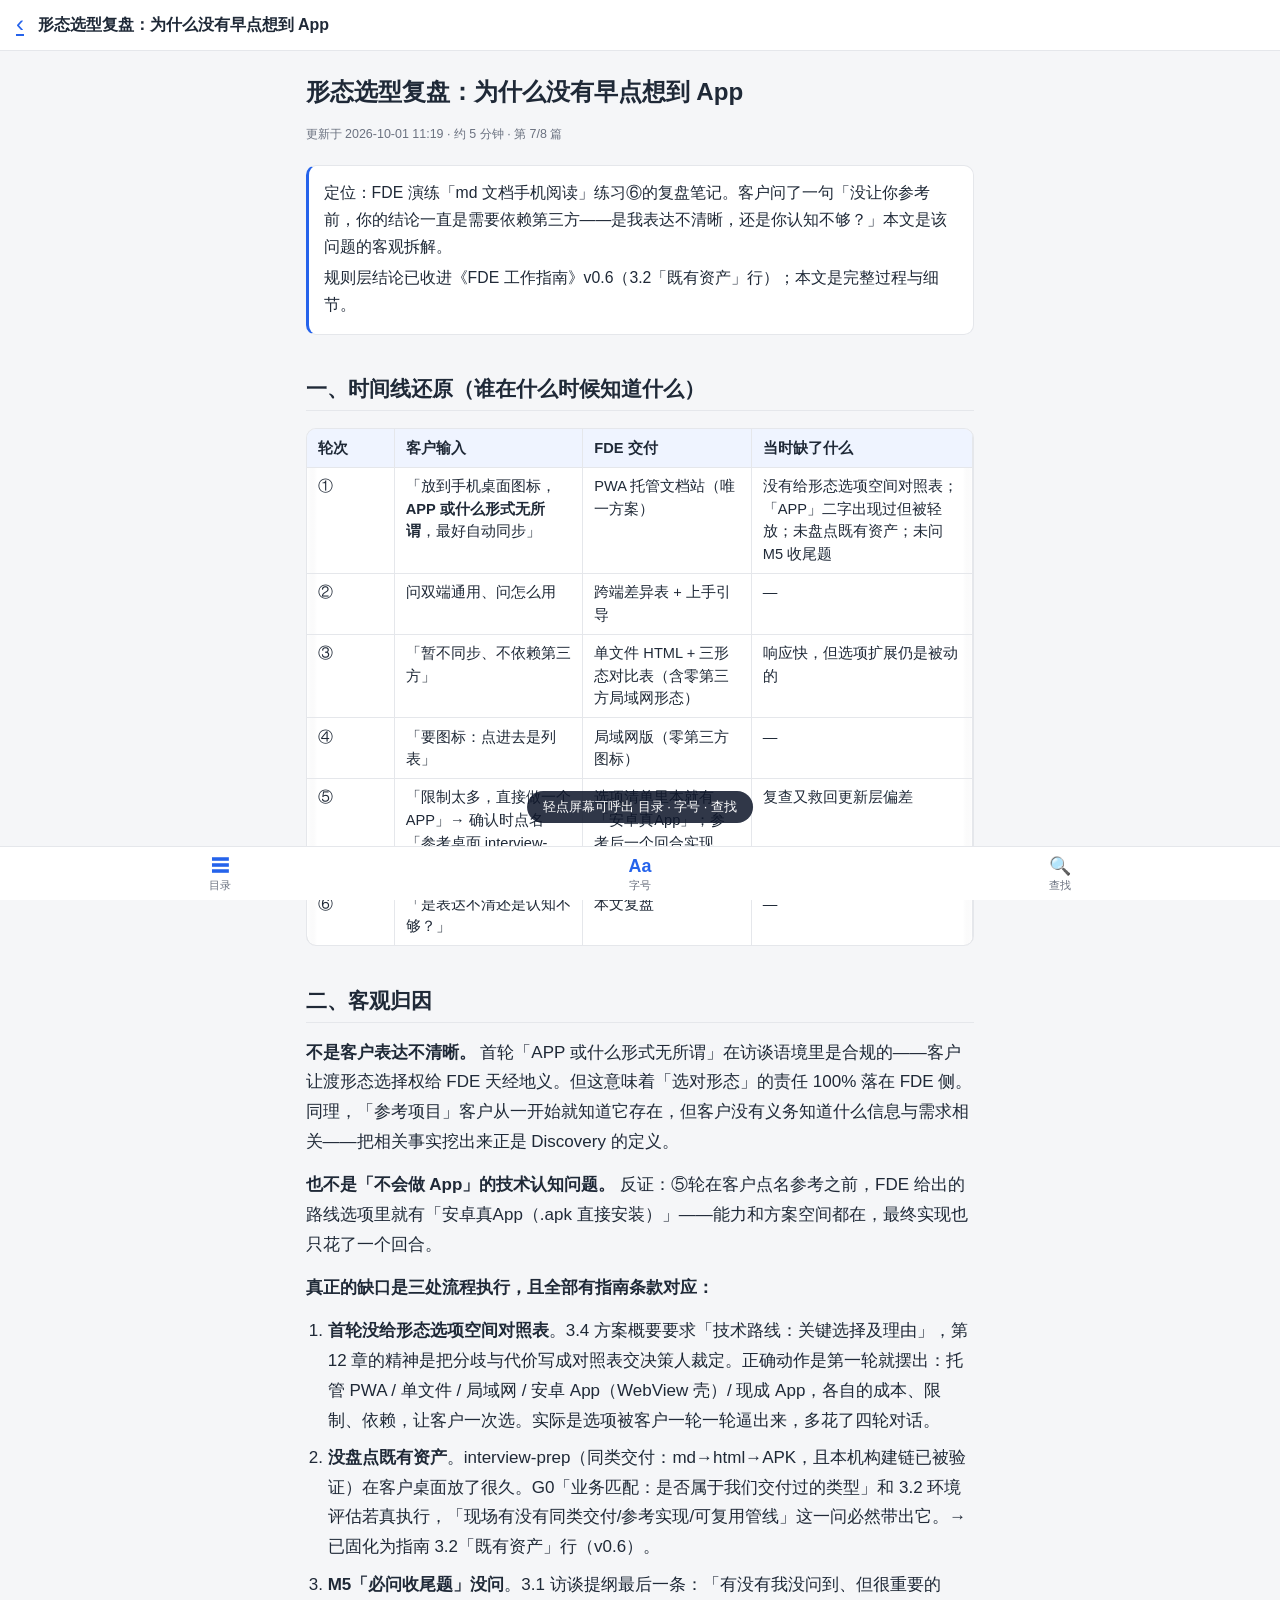
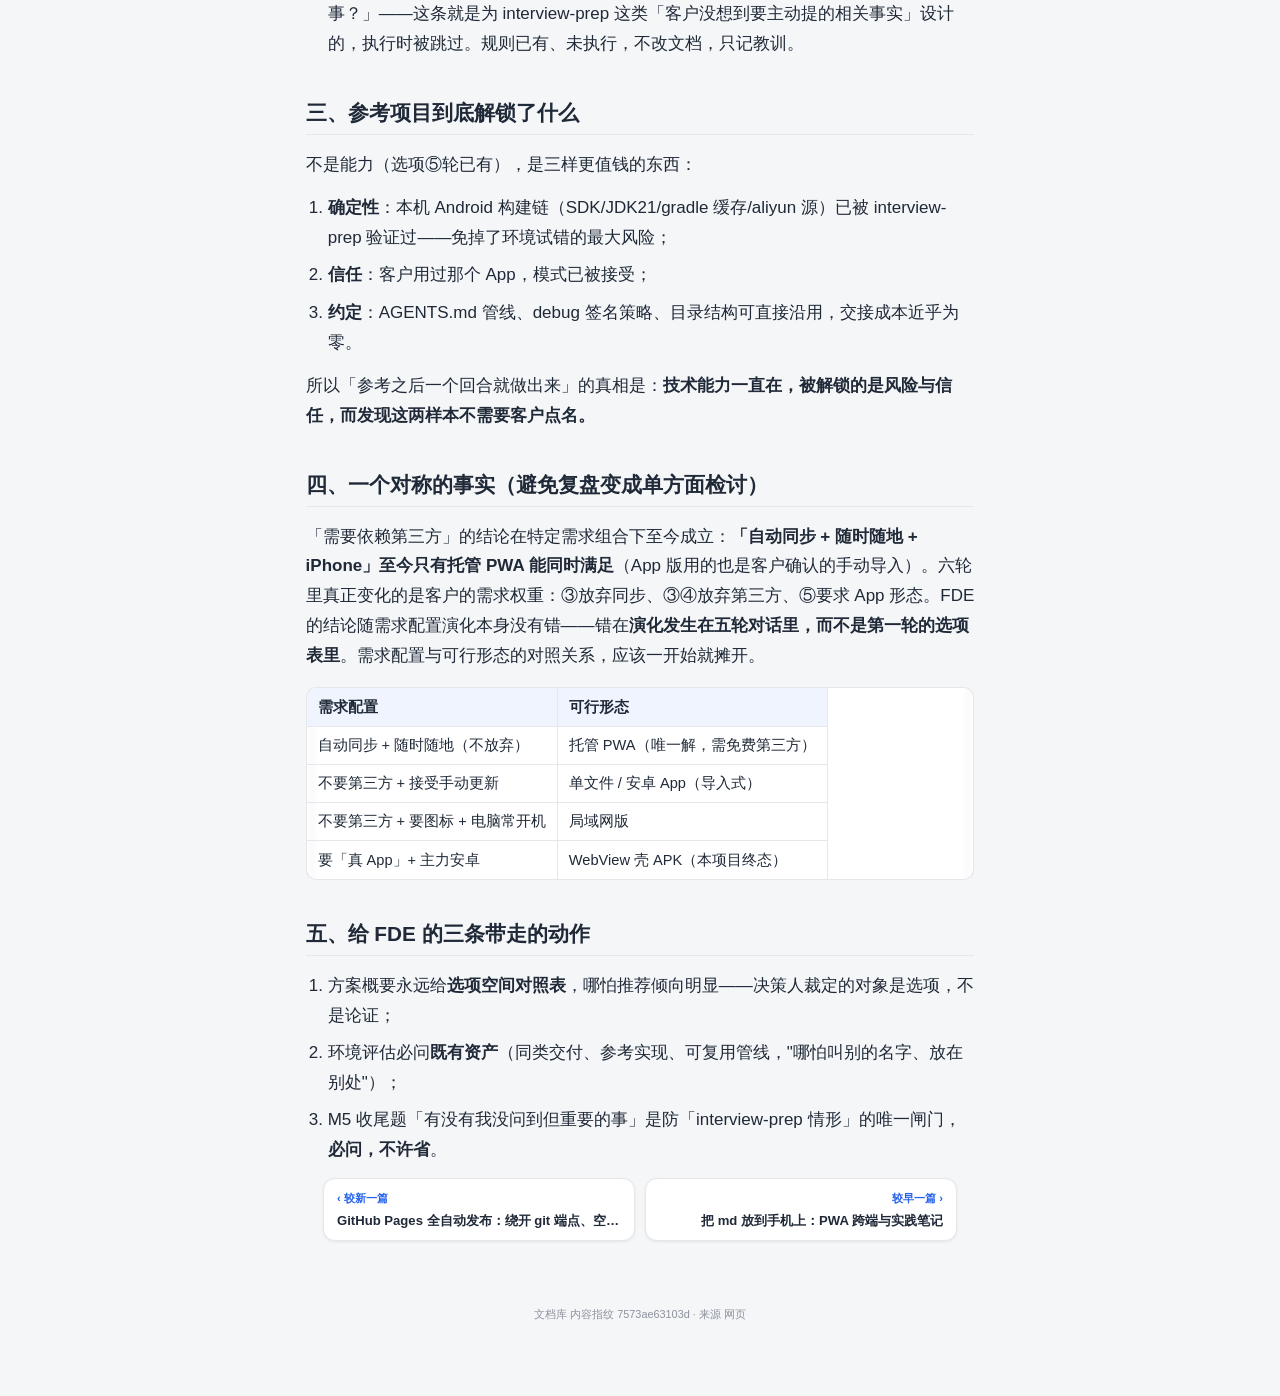
<file: a8e08c60a5.html>
<!doctype html>
<html lang="zh-CN">
<head>
<meta charset="utf-8">
<meta name="viewport" content="width=device-width,initial-scale=1,viewport-fit=cover">
<title>形态选型复盘：为什么没有早点想到 App · 文档库</title>
<meta name="theme-color" content="#2563eb">
<meta name="theme-color" content="#0f1419" media="(prefers-color-scheme: dark)">
<meta name="robots" content="noindex">
<meta name="apple-mobile-web-app-capable" content="yes">
<meta name="apple-mobile-web-app-status-bar-style" content="default">
<meta name="apple-mobile-web-app-title" content="文档库">
<link rel="manifest" href="manifest.webmanifest">
<link rel="apple-touch-icon" href="assets/apple-touch-icon.png">
<link rel="icon" type="image/png" href="assets/icon-64.png">
<link rel="stylesheet" href="style.css">
</head>
<body>
<header class="top">
  <a class="icon-btn back" href="index.html" aria-label="返回列表">‹</a>
  <div class="title" id="docTitle">形态选型复盘：为什么没有早点想到 App</div>
</header>
<div class="fs-pop" id="fsPop" hidden>
  <div class="fs-row">
    <span class="fs-label">字号</span>
    <div class="fs-seg" id="fsSeg">
      <button type="button" data-fs-preset="14">小</button>
      <button type="button" data-fs-preset="17">标准</button>
      <button type="button" data-fs-preset="20">大</button>
      <button type="button" data-fs-preset="23">特大</button>
      <button type="button" data-fs-preset="26">超大</button>
    </div>
    <button type="button" class="fs-reset" id="fsReset">默认</button>
  </div>
  <div class="fs-row">
    <span class="fs-label">外观</span>
    <div class="fs-seg" id="themeSeg">
      <button type="button" data-theme-set="auto">自动</button>
      <button type="button" data-theme-set="light">浅色</button>
      <button type="button" data-theme-set="dark">深色</button>
    </div>
  </div>
  <div class="fs-row">
    <span class="fs-label">代码</span>
    <button type="button" class="fs-switch" id="prewrapBtn" role="switch" aria-checked="true">
      <span class="sw-track"><span class="sw-dot"></span></span>
      <span class="sw-text">长代码自动换行</span>
    </button>
  </div>
  <div class="fs-ver">内容指纹 7573ae63103d · 来源 <span class="fs-src">—</span></div>
</div>
<button class="top-btn" id="topBtn" aria-label="回到顶部">↑</button>
<nav class="readbar" aria-label="阅读工具">
  <button type="button" class="readbar-btn" id="tocBtn" aria-label="目录"><span class="rb-ico">☰</span><span class="rb-txt">目录</span></button>
  <button type="button" class="readbar-btn" id="fsBtn" aria-label="字号与外观"><span class="rb-ico">Aa</span><span class="rb-txt">字号</span></button>
  <button type="button" class="readbar-btn" id="findBtn" aria-label="页内查找"><span class="rb-ico">🔍</span><span class="rb-txt">查找</span></button>
</nav>
<div class="find-bar" id="findBar" hidden>
  <input id="findInput" type="search" placeholder="在本文中查找…" autocomplete="off">
  <span class="f-count" id="findCount"></span>
  <button class="icon-btn" id="findPrev" aria-label="上一个">↑</button>
  <button class="icon-btn" id="findNext" aria-label="下一个">↓</button>
  <button class="icon-btn" id="findClose" aria-label="关闭查找">×</button>
</div>
<div class="progress" id="progress"></div>
<div class="toc-backdrop"></div>
<nav class="toc-panel" aria-label="目录">
  <div class="toc-head"><span>目录</span><span class="toc-pct" id="tocPct"></span></div>
<a class="lv2" href="#_1">一、时间线还原（谁在什么时候知道什么）</a>
<a class="lv2" href="#_2">二、客观归因</a>
<a class="lv2" href="#_3">三、参考项目到底解锁了什么</a>
<a class="lv2" href="#_4">四、一个对称的事实（避免复盘变成单方面检讨）</a>
<a class="lv2" href="#fde">五、给 FDE 的三条带走的动作</a>
</nav>
<main><article class="doc">
<h1 id="app">形态选型复盘：为什么没有早点想到 App</h1><div class="doc-meta-line">更新于 2026-10-01 11:19 · 约 5 分钟 · 第 7/8 篇</div>
<div class="doc-meta"><p>定位：FDE 演练「md 文档手机阅读」练习⑥的复盘笔记。客户问了一句「没让你参考前，你的结论一直是需要依赖第三方——是我表达不清晰，还是你认知不够？」本文是该问题的客观拆解。</p><p>规则层结论已收进《FDE 工作指南》v0.6（3.2「既有资产」行）；本文是完整过程与细节。</p></div>
<h2 id="_1">一、时间线还原（谁在什么时候知道什么）</h2>
<div class="table-wrap"><table>
<thead>
<tr>
<th>轮次</th>
<th>客户输入</th>
<th>FDE 交付</th>
<th>当时缺了什么</th>
</tr>
</thead>
<tbody>
<tr>
<td>①</td>
<td>「放到手机桌面图标，<strong>APP 或什么形式无所谓</strong>，最好自动同步」</td>
<td>PWA 托管文档站（唯一方案）</td>
<td>没有给形态选项空间对照表；「APP」二字出现过但被轻放；未盘点既有资产；未问 M5 收尾题</td>
</tr>
<tr>
<td>②</td>
<td>问双端通用、问怎么用</td>
<td>跨端差异表 + 上手引导</td>
<td>—</td>
</tr>
<tr>
<td>③</td>
<td>「暂不同步、不依赖第三方」</td>
<td>单文件 HTML + 三形态对比表（含零第三方局域网形态）</td>
<td>响应快，但选项扩展仍是被动的</td>
</tr>
<tr>
<td>④</td>
<td>「要图标：点进去是列表」</td>
<td>局域网版（零第三方图标）</td>
<td>—</td>
</tr>
<tr>
<td>⑤</td>
<td>「限制太多，直接做一个APP」→ 确认时点名「参考桌面 interview-prep」</td>
<td>选项清单里本就有「安卓真App」；参考后一个回合实现 APK</td>
<td>复查又救回更新层偏差</td>
</tr>
<tr>
<td>⑥</td>
<td>「是表达不清还是认知不够？」</td>
<td>本文复盘</td>
<td>—</td>
</tr>
</tbody>
</table></div>
<h2 id="_2">二、客观归因</h2>
<p><strong>不是客户表达不清晰。</strong> 首轮「APP 或什么形式无所谓」在访谈语境里是合规的——客户让渡形态选择权给 FDE 天经地义。但这意味着「选对形态」的责任 100% 落在 FDE 侧。同理，「参考项目」客户从一开始就知道它存在，但客户没有义务知道什么信息与需求相关——把相关事实挖出来正是 Discovery 的定义。</p>
<p><strong>也不是「不会做 App」的技术认知问题。</strong> 反证：⑤轮在客户点名参考之前，FDE 给出的路线选项里就有「安卓真App（.apk 直接安装）」——能力和方案空间都在，最终实现也只花了一个回合。</p>
<p><strong>真正的缺口是三处流程执行，且全部有指南条款对应：</strong></p>
<ol>
<li><strong>首轮没给形态选项空间对照表</strong>。3.4 方案概要要求「技术路线：关键选择及理由」，第 12 章的精神是把分歧与代价写成对照表交决策人裁定。正确动作是第一轮就摆出：托管 PWA / 单文件 / 局域网 / 安卓 App（WebView 壳）/ 现成 App，各自的成本、限制、依赖，让客户一次选。实际是选项被客户一轮一轮逼出来，多花了四轮对话。</li>
<li><strong>没盘点既有资产</strong>。interview-prep（同类交付：md→html→APK，且本机构建链已被验证）在客户桌面放了很久。G0「业务匹配：是否属于我们交付过的类型」和 3.2 环境评估若真执行，「现场有没有同类交付/参考实现/可复用管线」这一问必然带出它。→ 已固化为指南 3.2「既有资产」行（v0.6）。</li>
<li><strong>M5「必问收尾题」没问</strong>。3.1 访谈提纲最后一条：「有没有我没问到、但很重要的事？」——这条就是为 interview-prep 这类「客户没想到要主动提的相关事实」设计的，执行时被跳过。规则已有、未执行，不改文档，只记教训。</li>
</ol>
<h2 id="_3">三、参考项目到底解锁了什么</h2>
<p>不是能力（选项⑤轮已有），是三样更值钱的东西：</p>
<ol>
<li><strong>确定性</strong>：本机 Android 构建链（SDK/JDK21/gradle 缓存/aliyun 源）已被 interview-prep 验证过——免掉了环境试错的最大风险；</li>
<li><strong>信任</strong>：客户用过那个 App，模式已被接受；</li>
<li><strong>约定</strong>：AGENTS.md 管线、debug 签名策略、目录结构可直接沿用，交接成本近乎为零。</li>
</ol>
<p>所以「参考之后一个回合就做出来」的真相是：<strong>技术能力一直在，被解锁的是风险与信任，而发现这两样本不需要客户点名。</strong></p>
<h2 id="_4">四、一个对称的事实（避免复盘变成单方面检讨）</h2>
<p>「需要依赖第三方」的结论在特定需求组合下至今成立：<strong>「自动同步 + 随时随地 + iPhone」至今只有托管 PWA 能同时满足</strong>（App 版用的也是客户确认的手动导入）。六轮里真正变化的是客户的需求权重：③放弃同步、③④放弃第三方、⑤要求 App 形态。FDE 的结论随需求配置演化本身没有错——错在<strong>演化发生在五轮对话里，而不是第一轮的选项表里</strong>。需求配置与可行形态的对照关系，应该一开始就摊开。</p>
<div class="table-wrap"><table>
<thead>
<tr>
<th>需求配置</th>
<th>可行形态</th>
</tr>
</thead>
<tbody>
<tr>
<td>自动同步 + 随时随地（不放弃）</td>
<td>托管 PWA（唯一解，需免费第三方）</td>
</tr>
<tr>
<td>不要第三方 + 接受手动更新</td>
<td>单文件 / 安卓 App（导入式）</td>
</tr>
<tr>
<td>不要第三方 + 要图标 + 电脑常开机</td>
<td>局域网版</td>
</tr>
<tr>
<td>要「真 App」+ 主力安卓</td>
<td>WebView 壳 APK（本项目终态）</td>
</tr>
</tbody>
</table></div>
<h2 id="fde">五、给 FDE 的三条带走的动作</h2>
<ol>
<li>方案概要永远给<strong>选项空间对照表</strong>，哪怕推荐倾向明显——决策人裁定的对象是选项，不是论证；</li>
<li>环境评估必问<strong>既有资产</strong>（同类交付、参考实现、可复用管线，"哪怕叫别的名字、放在别处"）；</li>
<li>M5 收尾题「有没有我没问到但重要的事」是防「interview-prep 情形」的唯一闸门，<strong>必问，不许省</strong>。</li>
</ol>
<nav class="doc-nav"><a class="prev" href="8f07a8680e.html"><span class="d-label">‹ 较新一篇</span><span class="d-title">GitHub Pages 全自动发布：绕开 git 端点、空仓库与排障假信号</span></a><a class="next" href="c880ec32f7.html"><span class="d-label">较早一篇 ›</span><span class="d-title">把 md 放到手机上：PWA 跨端与实践笔记</span></a></nav>
<div class="build-id">文档库 内容指纹 7573ae63103d · 来源 <span class="fs-src">—</span></div>
</article></main>
<script src="app.js"></script>
</body>
</html>
</file>
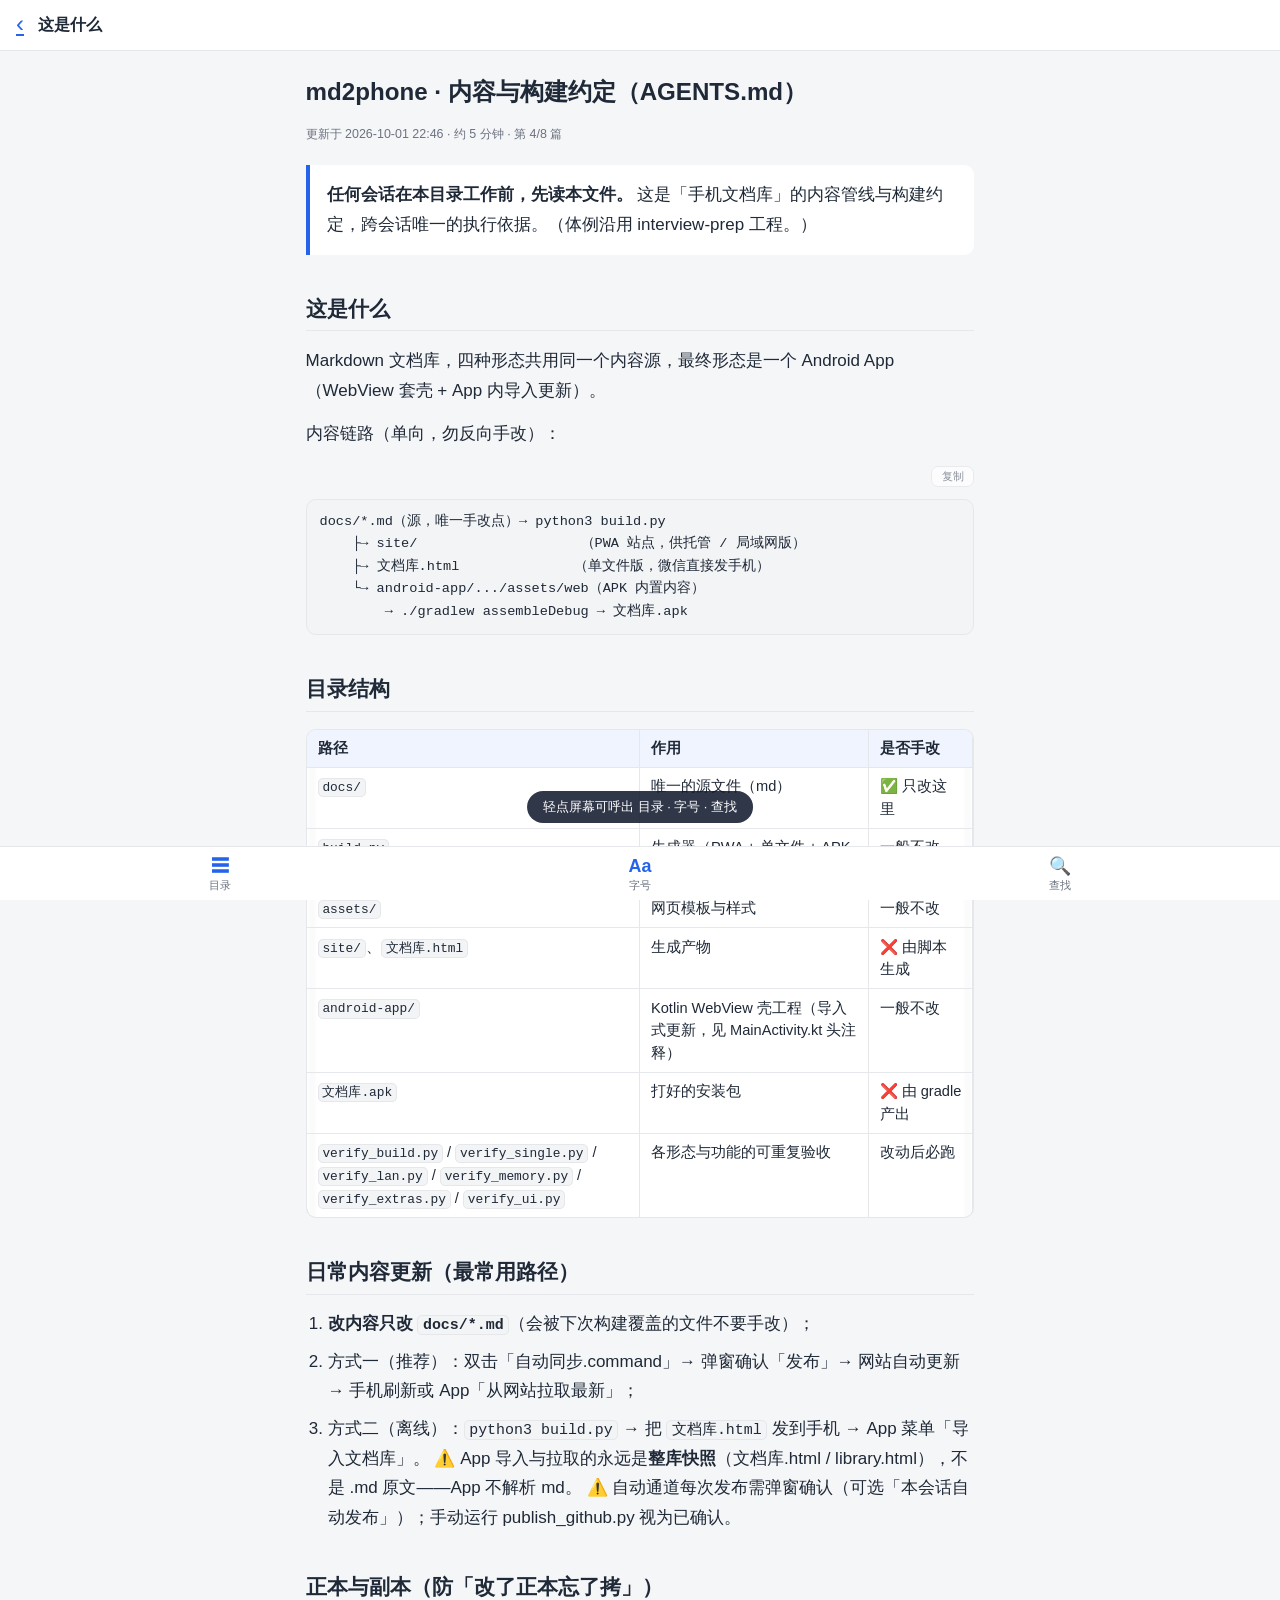
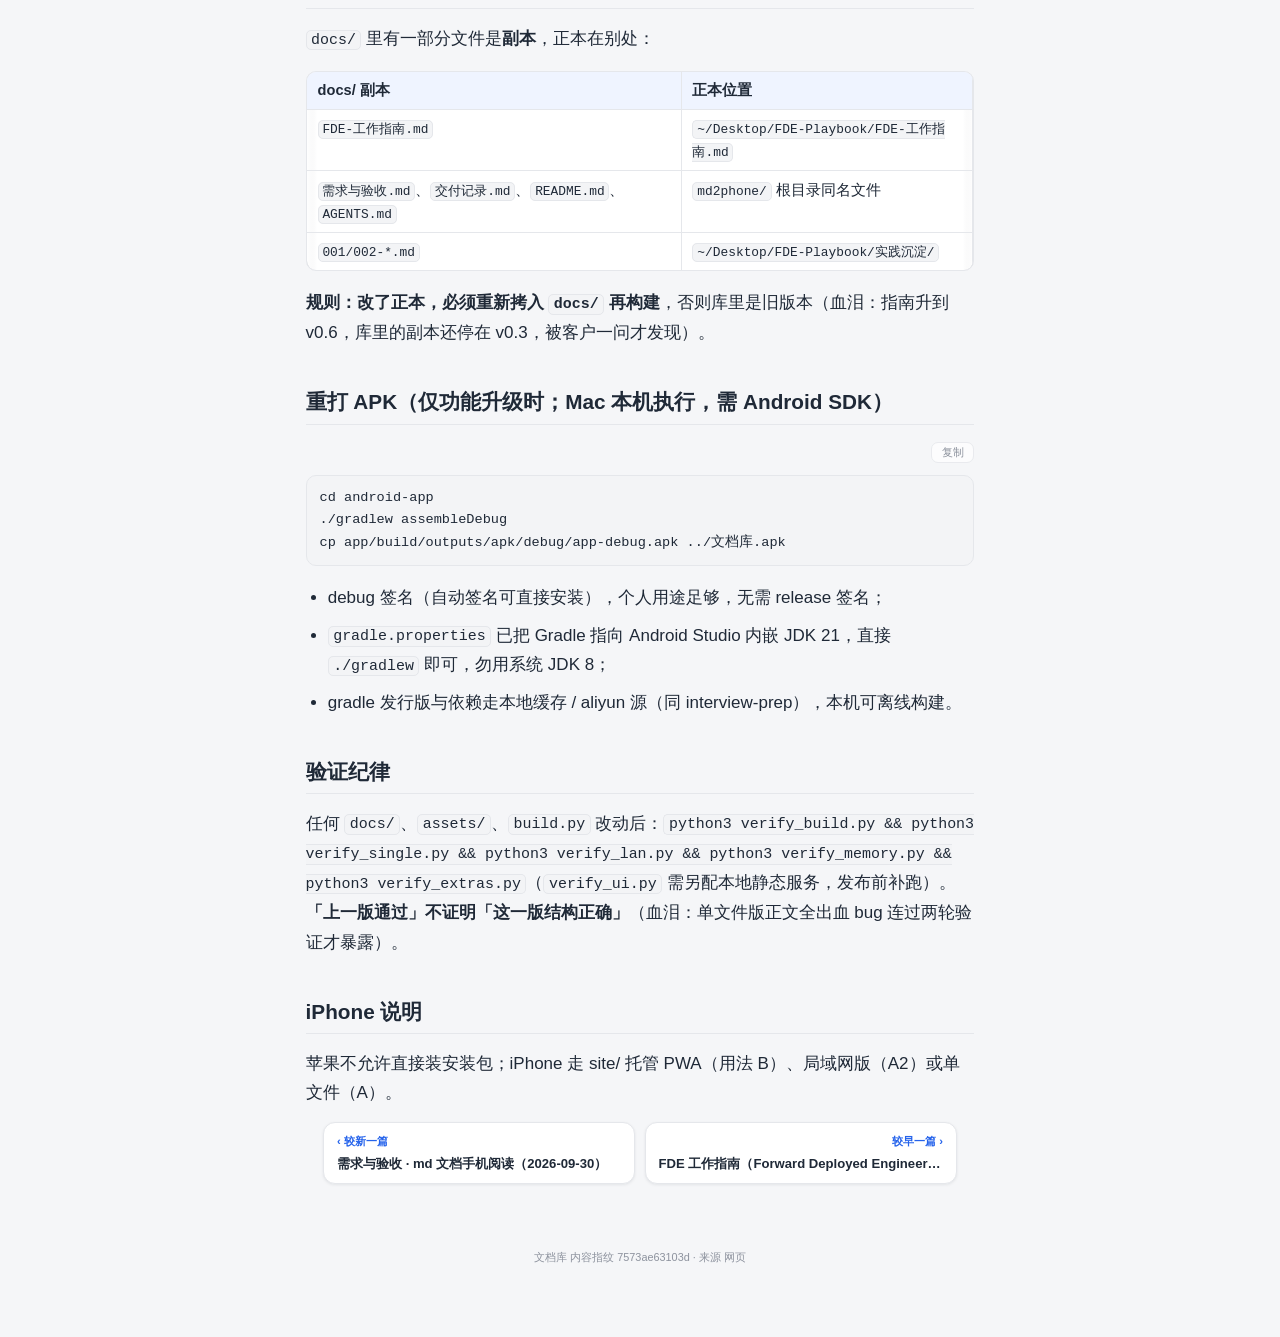
<file: bc5441b46c.html>
<!doctype html>
<html lang="zh-CN">
<head>
<meta charset="utf-8">
<meta name="viewport" content="width=device-width,initial-scale=1,viewport-fit=cover">
<title>md2phone · 内容与构建约定（AGENTS.md） · 文档库</title>
<meta name="theme-color" content="#2563eb">
<meta name="theme-color" content="#0f1419" media="(prefers-color-scheme: dark)">
<meta name="robots" content="noindex">
<meta name="apple-mobile-web-app-capable" content="yes">
<meta name="apple-mobile-web-app-status-bar-style" content="default">
<meta name="apple-mobile-web-app-title" content="文档库">
<link rel="manifest" href="manifest.webmanifest">
<link rel="apple-touch-icon" href="assets/apple-touch-icon.png">
<link rel="icon" type="image/png" href="assets/icon-64.png">
<link rel="stylesheet" href="style.css">
</head>
<body>
<header class="top">
  <a class="icon-btn back" href="index.html" aria-label="返回列表">‹</a>
  <div class="title" id="docTitle">md2phone · 内容与构建约定（AGENTS.md）</div>
</header>
<div class="fs-pop" id="fsPop" hidden>
  <div class="fs-row">
    <span class="fs-label">字号</span>
    <div class="fs-seg" id="fsSeg">
      <button type="button" data-fs-preset="14">小</button>
      <button type="button" data-fs-preset="17">标准</button>
      <button type="button" data-fs-preset="20">大</button>
      <button type="button" data-fs-preset="23">特大</button>
      <button type="button" data-fs-preset="26">超大</button>
    </div>
    <button type="button" class="fs-reset" id="fsReset">默认</button>
  </div>
  <div class="fs-row">
    <span class="fs-label">外观</span>
    <div class="fs-seg" id="themeSeg">
      <button type="button" data-theme-set="auto">自动</button>
      <button type="button" data-theme-set="light">浅色</button>
      <button type="button" data-theme-set="dark">深色</button>
    </div>
  </div>
  <div class="fs-row">
    <span class="fs-label">代码</span>
    <button type="button" class="fs-switch" id="prewrapBtn" role="switch" aria-checked="true">
      <span class="sw-track"><span class="sw-dot"></span></span>
      <span class="sw-text">长代码自动换行</span>
    </button>
  </div>
  <div class="fs-ver">内容指纹 7573ae63103d · 来源 <span class="fs-src">—</span></div>
</div>
<button class="top-btn" id="topBtn" aria-label="回到顶部">↑</button>
<nav class="readbar" aria-label="阅读工具">
  <button type="button" class="readbar-btn" id="tocBtn" aria-label="目录"><span class="rb-ico">☰</span><span class="rb-txt">目录</span></button>
  <button type="button" class="readbar-btn" id="fsBtn" aria-label="字号与外观"><span class="rb-ico">Aa</span><span class="rb-txt">字号</span></button>
  <button type="button" class="readbar-btn" id="findBtn" aria-label="页内查找"><span class="rb-ico">🔍</span><span class="rb-txt">查找</span></button>
</nav>
<div class="find-bar" id="findBar" hidden>
  <input id="findInput" type="search" placeholder="在本文中查找…" autocomplete="off">
  <span class="f-count" id="findCount"></span>
  <button class="icon-btn" id="findPrev" aria-label="上一个">↑</button>
  <button class="icon-btn" id="findNext" aria-label="下一个">↓</button>
  <button class="icon-btn" id="findClose" aria-label="关闭查找">×</button>
</div>
<div class="progress" id="progress"></div>
<div class="toc-backdrop"></div>
<nav class="toc-panel" aria-label="目录">
  <div class="toc-head"><span>目录</span><span class="toc-pct" id="tocPct"></span></div>
<a class="lv2" href="#_1">这是什么</a>
<a class="lv2" href="#_2">目录结构</a>
<a class="lv2" href="#_3">日常内容更新（最常用路径）</a>
<a class="lv2" href="#_4">正本与副本（防「改了正本忘了拷」）</a>
<a class="lv2" href="#apkmac-android-sdk">重打 APK（仅功能升级时；Mac 本机执行，需 Android SDK）</a>
<a class="lv2" href="#_5">验证纪律</a>
<a class="lv2" href="#iphone">iPhone 说明</a>
</nav>
<main><article class="doc">
<h1 id="md2phone-agentsmd">md2phone · 内容与构建约定（AGENTS.md）</h1><div class="doc-meta-line">更新于 2026-10-01 22:46 · 约 5 分钟 · 第 4/8 篇</div>
<blockquote>
<p><strong>任何会话在本目录工作前，先读本文件。</strong> 这是「手机文档库」的内容管线与构建约定，跨会话唯一的执行依据。（体例沿用 interview-prep 工程。）</p>
</blockquote>
<h2 id="_1">这是什么</h2>
<p>Markdown 文档库，四种形态共用同一个内容源，最终形态是一个 Android App（WebView 套壳 + App 内导入更新）。</p>
<p>内容链路（单向，勿反向手改）：</p>
<pre><code>docs/*.md（源，唯一手改点）→ python3 build.py
    ├→ site/                    （PWA 站点，供托管 / 局域网版）
    ├→ 文档库.html              （单文件版，微信直接发手机）
    └→ android-app/.../assets/web（APK 内置内容）
        → ./gradlew assembleDebug → 文档库.apk
</code></pre>
<h2 id="_2">目录结构</h2>
<div class="table-wrap"><table>
<thead>
<tr>
<th>路径</th>
<th>作用</th>
<th>是否手改</th>
</tr>
</thead>
<tbody>
<tr>
<td><code>docs/</code></td>
<td>唯一的源文件（md）</td>
<td>✅ 只改这里</td>
</tr>
<tr>
<td><code>build.py</code></td>
<td>生成器（PWA + 单文件 + APK 资产同步）</td>
<td>一般不改</td>
</tr>
<tr>
<td><code>assets/</code></td>
<td>网页模板与样式</td>
<td>一般不改</td>
</tr>
<tr>
<td><code>site/</code>、<code>文档库.html</code></td>
<td>生成产物</td>
<td>❌ 由脚本生成</td>
</tr>
<tr>
<td><code>android-app/</code></td>
<td>Kotlin WebView 壳工程（导入式更新，见 MainActivity.kt 头注释）</td>
<td>一般不改</td>
</tr>
<tr>
<td><code>文档库.apk</code></td>
<td>打好的安装包</td>
<td>❌ 由 gradle 产出</td>
</tr>
<tr>
<td><code>verify_build.py</code> / <code>verify_single.py</code> / <code>verify_lan.py</code> / <code>verify_memory.py</code> / <code>verify_extras.py</code> / <code>verify_ui.py</code></td>
<td>各形态与功能的可重复验收</td>
<td>改动后必跑</td>
</tr>
</tbody>
</table></div>
<h2 id="_3">日常内容更新（最常用路径）</h2>
<ol>
<li><strong>改内容只改 <code>docs/*.md</code></strong>（会被下次构建覆盖的文件不要手改）；</li>
<li>方式一（推荐）：双击「自动同步.command」→ 弹窗确认「发布」→ 网站自动更新 → 手机刷新或 App「从网站拉取最新」；</li>
<li>方式二（离线）：<code>python3 build.py</code> → 把 <code>文档库.html</code> 发到手机 → App 菜单「导入文档库」。
   ⚠️ App 导入与拉取的永远是<strong>整库快照</strong>（文档库.html / library.html），不是 .md 原文——App 不解析 md。
   ⚠️ 自动通道每次发布需弹窗确认（可选「本会话自动发布」）；手动运行 publish_github.py 视为已确认。</li>
</ol>
<h2 id="_4">正本与副本（防「改了正本忘了拷」）</h2>
<p><code>docs/</code> 里有一部分文件是<strong>副本</strong>，正本在别处：</p>
<div class="table-wrap"><table>
<thead>
<tr>
<th>docs/ 副本</th>
<th>正本位置</th>
</tr>
</thead>
<tbody>
<tr>
<td><code>FDE-工作指南.md</code></td>
<td><code>~/Desktop/FDE-Playbook/FDE-工作指南.md</code></td>
</tr>
<tr>
<td><code>需求与验收.md</code>、<code>交付记录.md</code>、<code>README.md</code>、<code>AGENTS.md</code></td>
<td><code>md2phone/</code> 根目录同名文件</td>
</tr>
<tr>
<td><code>001/002-*.md</code></td>
<td><code>~/Desktop/FDE-Playbook/实践沉淀/</code></td>
</tr>
</tbody>
</table></div>
<p><strong>规则：改了正本，必须重新拷入 <code>docs/</code> 再构建</strong>，否则库里是旧版本（血泪：指南升到 v0.6，库里的副本还停在 v0.3，被客户一问才发现）。</p>
<h2 id="apkmac-android-sdk">重打 APK（仅功能升级时；Mac 本机执行，需 Android SDK）</h2>
<pre><code class="language-bash">cd android-app
./gradlew assembleDebug
cp app/build/outputs/apk/debug/app-debug.apk ../文档库.apk
</code></pre>
<ul>
<li>debug 签名（自动签名可直接安装），个人用途足够，无需 release 签名；</li>
<li><code>gradle.properties</code> 已把 Gradle 指向 Android Studio 内嵌 JDK 21，直接 <code>./gradlew</code> 即可，勿用系统 JDK 8；</li>
<li>gradle 发行版与依赖走本地缓存 / aliyun 源（同 interview-prep），本机可离线构建。</li>
</ul>
<h2 id="_5">验证纪律</h2>
<p>任何 <code>docs/</code>、<code>assets/</code>、<code>build.py</code> 改动后：<code>python3 verify_build.py &amp;&amp; python3 verify_single.py &amp;&amp; python3 verify_lan.py &amp;&amp; python3 verify_memory.py &amp;&amp; python3 verify_extras.py</code>（<code>verify_ui.py</code> 需另配本地静态服务，发布前补跑）。
<strong>「上一版通过」不证明「这一版结构正确」</strong>（血泪：单文件版正文全出血 bug 连过两轮验证才暴露）。</p>
<h2 id="iphone">iPhone 说明</h2>
<p>苹果不允许直接装安装包；iPhone 走 site/ 托管 PWA（用法 B）、局域网版（A2）或单文件（A）。</p>
<nav class="doc-nav"><a class="prev" href="899b96eadf.html"><span class="d-label">‹ 较新一篇</span><span class="d-title">需求与验收 · md 文档手机阅读（2026-09-30）</span></a><a class="next" href="76a7821113.html"><span class="d-label">较早一篇 ›</span><span class="d-title">FDE 工作指南（Forward Deployed Engineer Work Guide）</span></a></nav>
<div class="build-id">文档库 内容指纹 7573ae63103d · 来源 <span class="fs-src">—</span></div>
</article></main>
<script src="app.js"></script>
</body>
</html>
</file>
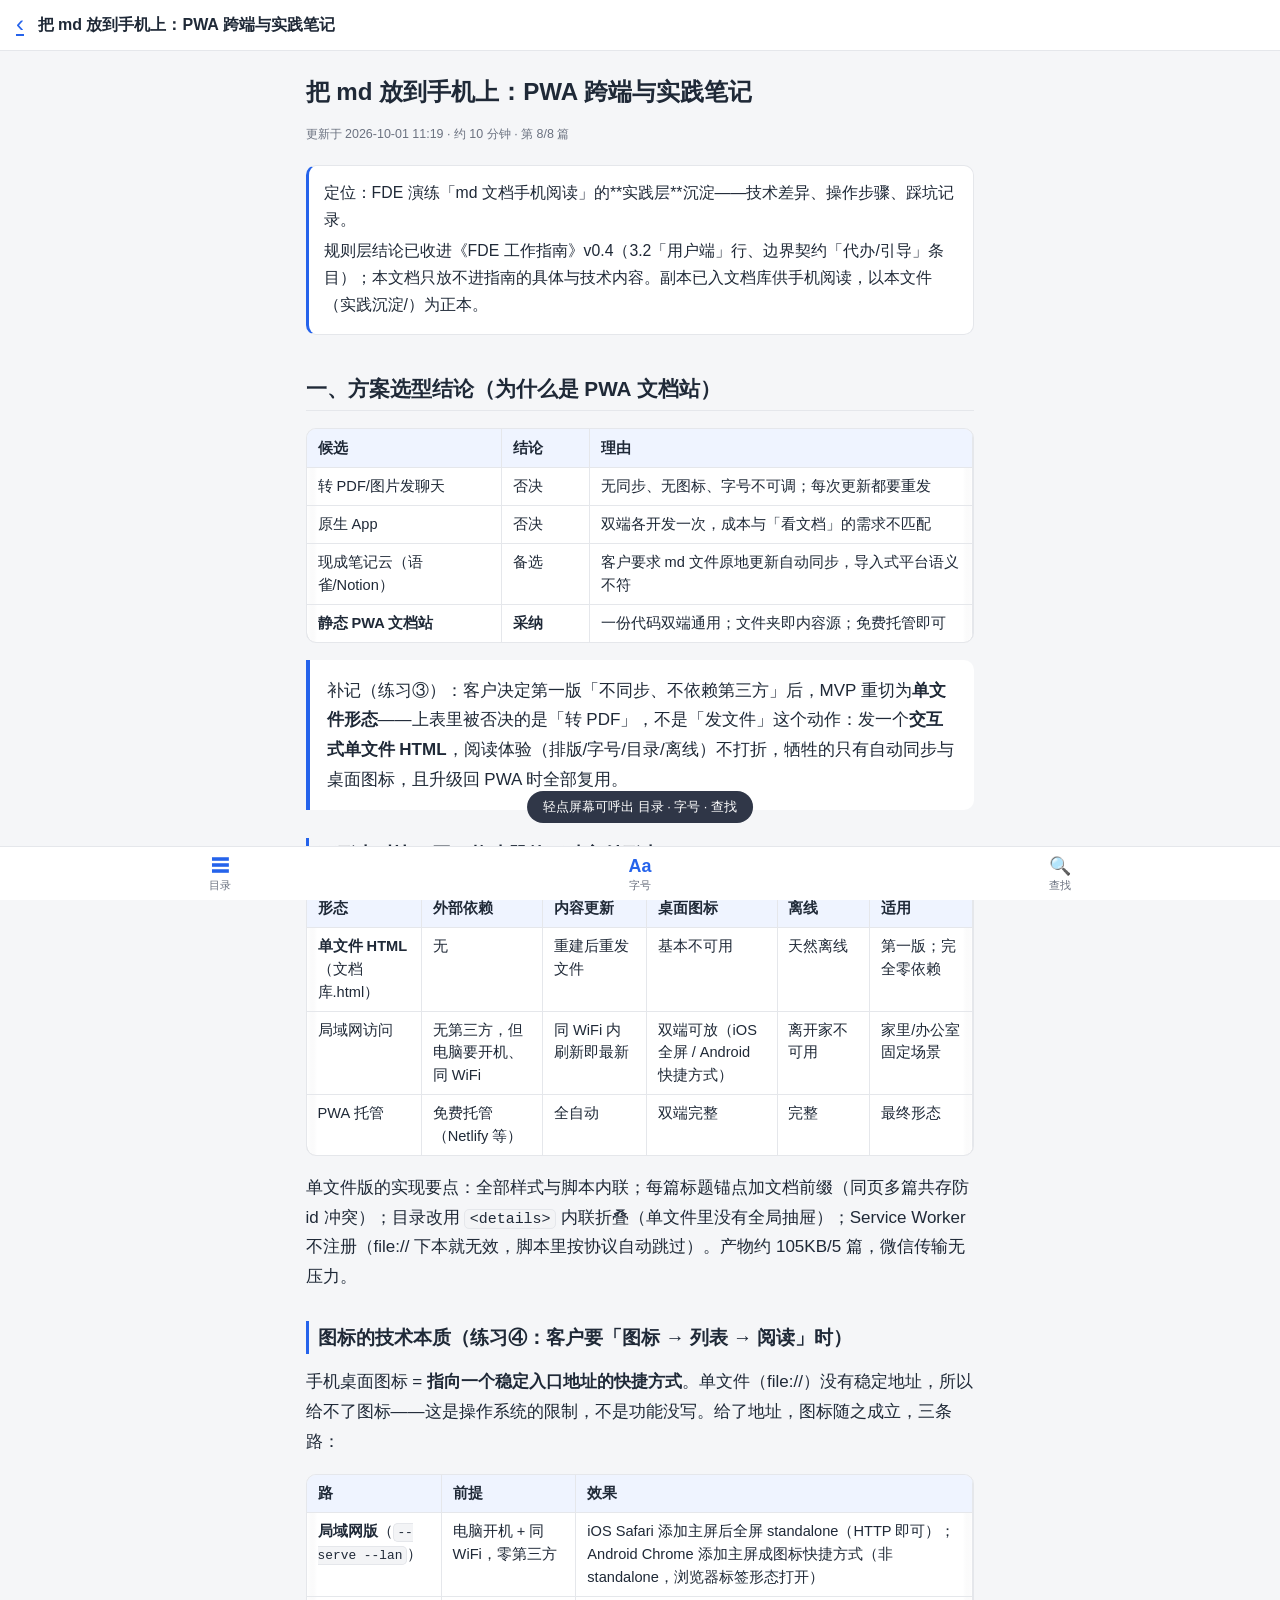
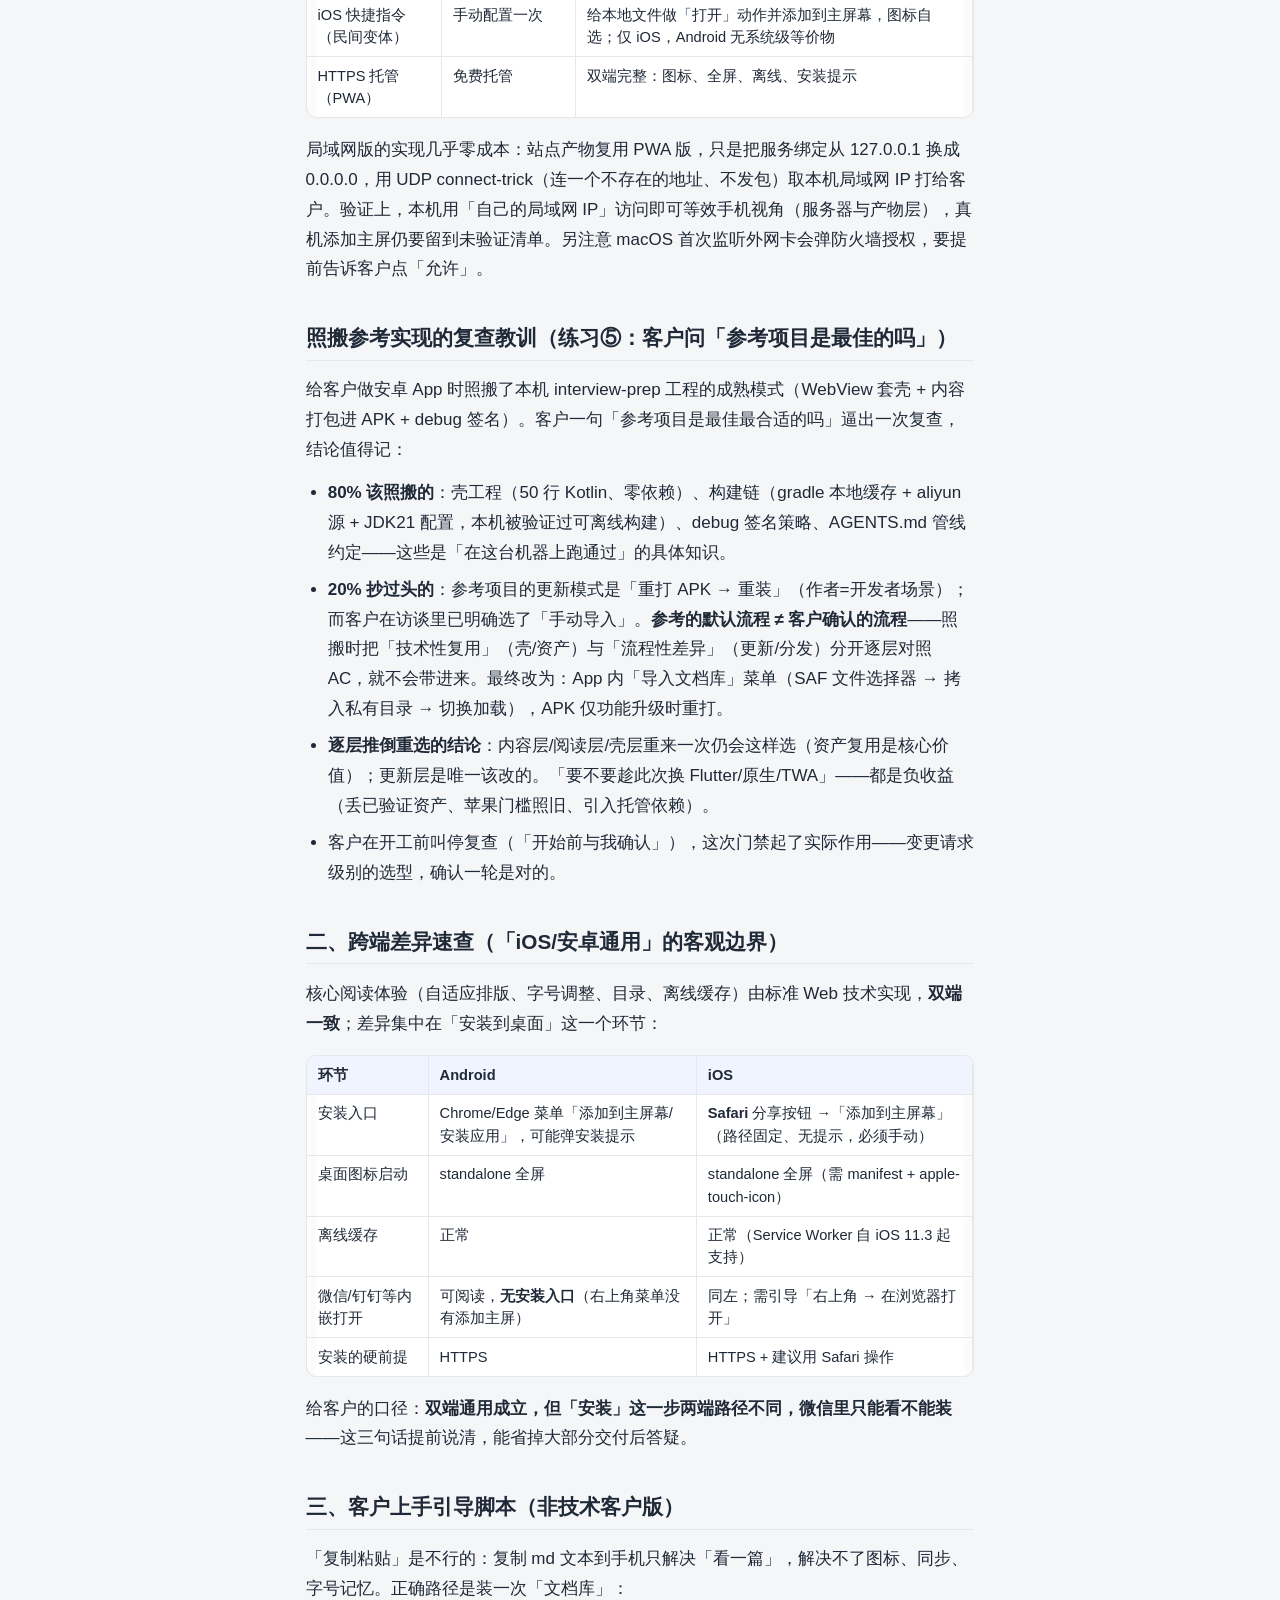
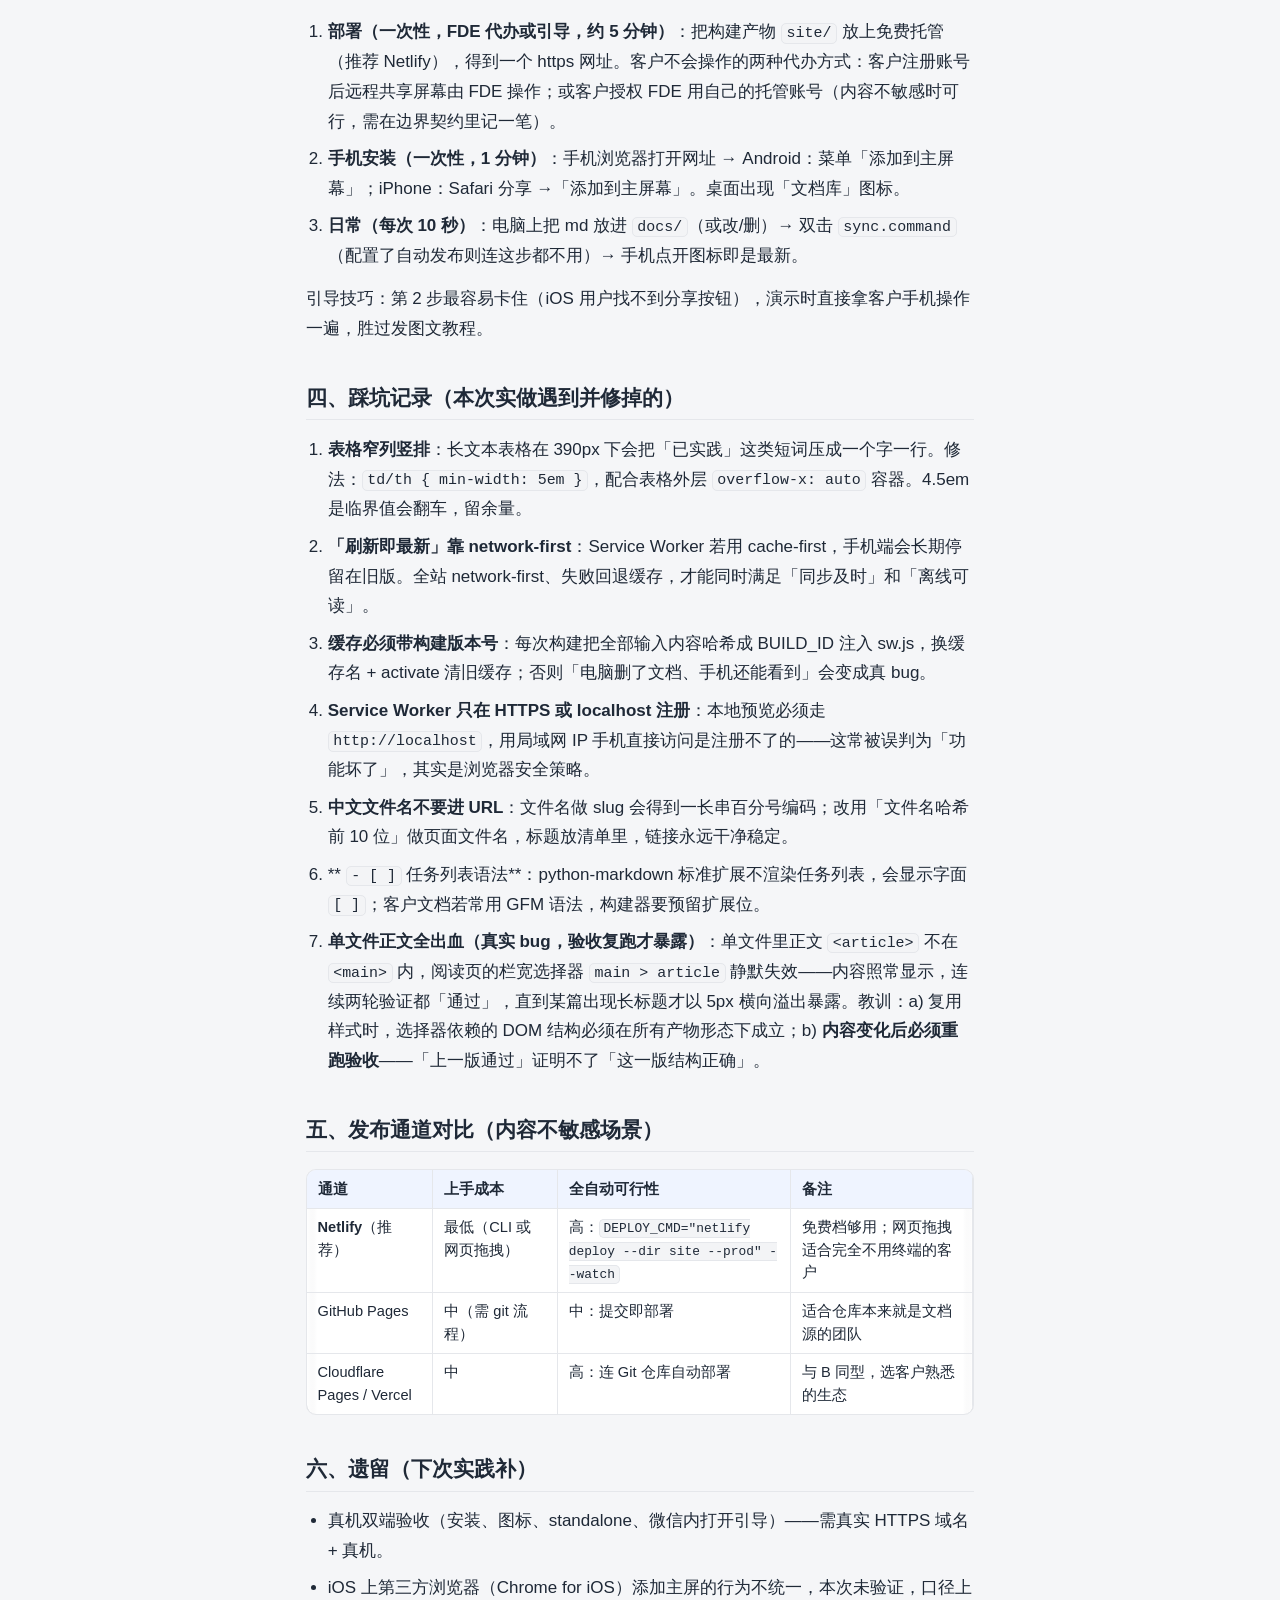
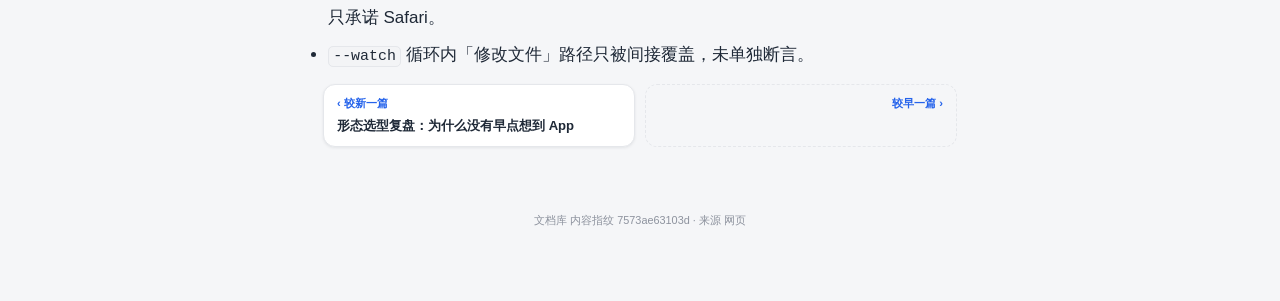
<file: c880ec32f7.html>
<!doctype html>
<html lang="zh-CN">
<head>
<meta charset="utf-8">
<meta name="viewport" content="width=device-width,initial-scale=1,viewport-fit=cover">
<title>把 md 放到手机上：PWA 跨端与实践笔记 · 文档库</title>
<meta name="theme-color" content="#2563eb">
<meta name="theme-color" content="#0f1419" media="(prefers-color-scheme: dark)">
<meta name="robots" content="noindex">
<meta name="apple-mobile-web-app-capable" content="yes">
<meta name="apple-mobile-web-app-status-bar-style" content="default">
<meta name="apple-mobile-web-app-title" content="文档库">
<link rel="manifest" href="manifest.webmanifest">
<link rel="apple-touch-icon" href="assets/apple-touch-icon.png">
<link rel="icon" type="image/png" href="assets/icon-64.png">
<link rel="stylesheet" href="style.css">
</head>
<body>
<header class="top">
  <a class="icon-btn back" href="index.html" aria-label="返回列表">‹</a>
  <div class="title" id="docTitle">把 md 放到手机上：PWA 跨端与实践笔记</div>
</header>
<div class="fs-pop" id="fsPop" hidden>
  <div class="fs-row">
    <span class="fs-label">字号</span>
    <div class="fs-seg" id="fsSeg">
      <button type="button" data-fs-preset="14">小</button>
      <button type="button" data-fs-preset="17">标准</button>
      <button type="button" data-fs-preset="20">大</button>
      <button type="button" data-fs-preset="23">特大</button>
      <button type="button" data-fs-preset="26">超大</button>
    </div>
    <button type="button" class="fs-reset" id="fsReset">默认</button>
  </div>
  <div class="fs-row">
    <span class="fs-label">外观</span>
    <div class="fs-seg" id="themeSeg">
      <button type="button" data-theme-set="auto">自动</button>
      <button type="button" data-theme-set="light">浅色</button>
      <button type="button" data-theme-set="dark">深色</button>
    </div>
  </div>
  <div class="fs-row">
    <span class="fs-label">代码</span>
    <button type="button" class="fs-switch" id="prewrapBtn" role="switch" aria-checked="true">
      <span class="sw-track"><span class="sw-dot"></span></span>
      <span class="sw-text">长代码自动换行</span>
    </button>
  </div>
  <div class="fs-ver">内容指纹 7573ae63103d · 来源 <span class="fs-src">—</span></div>
</div>
<button class="top-btn" id="topBtn" aria-label="回到顶部">↑</button>
<nav class="readbar" aria-label="阅读工具">
  <button type="button" class="readbar-btn" id="tocBtn" aria-label="目录"><span class="rb-ico">☰</span><span class="rb-txt">目录</span></button>
  <button type="button" class="readbar-btn" id="fsBtn" aria-label="字号与外观"><span class="rb-ico">Aa</span><span class="rb-txt">字号</span></button>
  <button type="button" class="readbar-btn" id="findBtn" aria-label="页内查找"><span class="rb-ico">🔍</span><span class="rb-txt">查找</span></button>
</nav>
<div class="find-bar" id="findBar" hidden>
  <input id="findInput" type="search" placeholder="在本文中查找…" autocomplete="off">
  <span class="f-count" id="findCount"></span>
  <button class="icon-btn" id="findPrev" aria-label="上一个">↑</button>
  <button class="icon-btn" id="findNext" aria-label="下一个">↓</button>
  <button class="icon-btn" id="findClose" aria-label="关闭查找">×</button>
</div>
<div class="progress" id="progress"></div>
<div class="toc-backdrop"></div>
<nav class="toc-panel" aria-label="目录">
  <div class="toc-head"><span>目录</span><span class="toc-pct" id="tocPct"></span></div>
<a class="lv2" href="#pwa">一、方案选型结论（为什么是 PWA 文档站）</a>
<a class="lv3" href="#_1">三形态对比（同一构建器的三种交付形态）</a>
<a class="lv3" href="#4">图标的技术本质（练习④：客户要「图标 → 列表 → 阅读」时）</a>
<a class="lv2" href="#5">照搬参考实现的复查教训（练习⑤：客户问「参考项目是最佳的吗」）</a>
<a class="lv2" href="#ios">二、跨端差异速查（「iOS/安卓通用」的客观边界）</a>
<a class="lv2" href="#_2">三、客户上手引导脚本（非技术客户版）</a>
<a class="lv2" href="#_3">四、踩坑记录（本次实做遇到并修掉的）</a>
<a class="lv2" href="#_4">五、发布通道对比（内容不敏感场景）</a>
<a class="lv2" href="#_5">六、遗留（下次实践补）</a>
</nav>
<main><article class="doc">
<h1 id="md-pwa">把 md 放到手机上：PWA 跨端与实践笔记</h1><div class="doc-meta-line">更新于 2026-10-01 11:19 · 约 10 分钟 · 第 8/8 篇</div>
<div class="doc-meta"><p>定位：FDE 演练「md 文档手机阅读」的**实践层**沉淀——技术差异、操作步骤、踩坑记录。</p><p>规则层结论已收进《FDE 工作指南》v0.4（3.2「用户端」行、边界契约「代办/引导」条目）；本文档只放不进指南的具体与技术内容。副本已入文档库供手机阅读，以本文件（实践沉淀/）为正本。</p></div>
<h2 id="pwa">一、方案选型结论（为什么是 PWA 文档站）</h2>
<div class="table-wrap"><table>
<thead>
<tr>
<th>候选</th>
<th>结论</th>
<th>理由</th>
</tr>
</thead>
<tbody>
<tr>
<td>转 PDF/图片发聊天</td>
<td>否决</td>
<td>无同步、无图标、字号不可调；每次更新都要重发</td>
</tr>
<tr>
<td>原生 App</td>
<td>否决</td>
<td>双端各开发一次，成本与「看文档」的需求不匹配</td>
</tr>
<tr>
<td>现成笔记云（语雀/Notion）</td>
<td>备选</td>
<td>客户要求 md 文件原地更新自动同步，导入式平台语义不符</td>
</tr>
<tr>
<td><strong>静态 PWA 文档站</strong></td>
<td><strong>采纳</strong></td>
<td>一份代码双端通用；文件夹即内容源；免费托管即可</td>
</tr>
</tbody>
</table></div>
<blockquote>
<p>补记（练习③）：客户决定第一版「不同步、不依赖第三方」后，MVP 重切为<strong>单文件形态</strong>——上表里被否决的是「转 PDF」，不是「发文件」这个动作：发一个<strong>交互式单文件 HTML</strong>，阅读体验（排版/字号/目录/离线）不打折，牺牲的只有自动同步与桌面图标，且升级回 PWA 时全部复用。</p>
</blockquote>
<h3 id="_1">三形态对比（同一构建器的三种交付形态）</h3>
<div class="table-wrap"><table>
<thead>
<tr>
<th>形态</th>
<th>外部依赖</th>
<th>内容更新</th>
<th>桌面图标</th>
<th>离线</th>
<th>适用</th>
</tr>
</thead>
<tbody>
<tr>
<td><strong>单文件 HTML</strong>（文档库.html）</td>
<td>无</td>
<td>重建后重发文件</td>
<td>基本不可用</td>
<td>天然离线</td>
<td>第一版；完全零依赖</td>
</tr>
<tr>
<td>局域网访问</td>
<td>无第三方，但电脑要开机、同 WiFi</td>
<td>同 WiFi 内刷新即最新</td>
<td>双端可放（iOS 全屏 / Android 快捷方式）</td>
<td>离开家不可用</td>
<td>家里/办公室固定场景</td>
</tr>
<tr>
<td>PWA 托管</td>
<td>免费托管（Netlify 等）</td>
<td>全自动</td>
<td>双端完整</td>
<td>完整</td>
<td>最终形态</td>
</tr>
</tbody>
</table></div>
<p>单文件版的实现要点：全部样式与脚本内联；每篇标题锚点加文档前缀（同页多篇共存防 id 冲突）；目录改用 <code>&lt;details&gt;</code> 内联折叠（单文件里没有全局抽屉）；Service Worker 不注册（file:// 下本就无效，脚本里按协议自动跳过）。产物约 105KB/5 篇，微信传输无压力。</p>
<h3 id="4">图标的技术本质（练习④：客户要「图标 → 列表 → 阅读」时）</h3>
<p>手机桌面图标 = <strong>指向一个稳定入口地址的快捷方式</strong>。单文件（file://）没有稳定地址，所以给不了图标——这是操作系统的限制，不是功能没写。给了地址，图标随之成立，三条路：</p>
<div class="table-wrap"><table>
<thead>
<tr>
<th>路</th>
<th>前提</th>
<th>效果</th>
</tr>
</thead>
<tbody>
<tr>
<td><strong>局域网版</strong>（<code>--serve --lan</code>）</td>
<td>电脑开机 + 同 WiFi，零第三方</td>
<td>iOS Safari 添加主屏后全屏 standalone（HTTP 即可）；Android Chrome 添加主屏成图标快捷方式（非 standalone，浏览器标签形态打开）</td>
</tr>
<tr>
<td>iOS 快捷指令（民间变体）</td>
<td>手动配置一次</td>
<td>给本地文件做「打开」动作并添加到主屏幕，图标自选；仅 iOS，Android 无系统级等价物</td>
</tr>
<tr>
<td>HTTPS 托管（PWA）</td>
<td>免费托管</td>
<td>双端完整：图标、全屏、离线、安装提示</td>
</tr>
</tbody>
</table></div>
<p>局域网版的实现几乎零成本：站点产物复用 PWA 版，只是把服务绑定从 127.0.0.1 换成 0.0.0.0，用 UDP connect-trick（连一个不存在的地址、不发包）取本机局域网 IP 打给客户。验证上，本机用「自己的局域网 IP」访问即可等效手机视角（服务器与产物层），真机添加主屏仍要留到未验证清单。另注意 macOS 首次监听外网卡会弹防火墙授权，要提前告诉客户点「允许」。</p>
<h2 id="5">照搬参考实现的复查教训（练习⑤：客户问「参考项目是最佳的吗」）</h2>
<p>给客户做安卓 App 时照搬了本机 interview-prep 工程的成熟模式（WebView 套壳 + 内容打包进 APK + debug 签名）。客户一句「参考项目是最佳最合适的吗」逼出一次复查，结论值得记：</p>
<ul>
<li><strong>80% 该照搬的</strong>：壳工程（50 行 Kotlin、零依赖）、构建链（gradle 本地缓存 + aliyun 源 + JDK21 配置，本机被验证过可离线构建）、debug 签名策略、AGENTS.md 管线约定——这些是「在这台机器上跑通过」的具体知识。</li>
<li><strong>20% 抄过头的</strong>：参考项目的更新模式是「重打 APK → 重装」（作者=开发者场景）；而客户在访谈里已明确选了「手动导入」。<strong>参考的默认流程 ≠ 客户确认的流程</strong>——照搬时把「技术性复用」（壳/资产）与「流程性差异」（更新/分发）分开逐层对照 AC，就不会带进来。最终改为：App 内「导入文档库」菜单（SAF 文件选择器 → 拷入私有目录 → 切换加载），APK 仅功能升级时重打。</li>
<li><strong>逐层推倒重选的结论</strong>：内容层/阅读层/壳层重来一次仍会这样选（资产复用是核心价值）；更新层是唯一该改的。「要不要趁此次换 Flutter/原生/TWA」——都是负收益（丢已验证资产、苹果门槛照旧、引入托管依赖）。</li>
<li>客户在开工前叫停复查（「开始前与我确认」），这次门禁起了实际作用——变更请求级别的选型，确认一轮是对的。</li>
</ul>
<h2 id="ios">二、跨端差异速查（「iOS/安卓通用」的客观边界）</h2>
<p>核心阅读体验（自适应排版、字号调整、目录、离线缓存）由标准 Web 技术实现，<strong>双端一致</strong>；差异集中在「安装到桌面」这一个环节：</p>
<div class="table-wrap"><table>
<thead>
<tr>
<th>环节</th>
<th>Android</th>
<th>iOS</th>
</tr>
</thead>
<tbody>
<tr>
<td>安装入口</td>
<td>Chrome/Edge 菜单「添加到主屏幕/安装应用」，可能弹安装提示</td>
<td><strong>Safari</strong> 分享按钮 →「添加到主屏幕」（路径固定、无提示，必须手动）</td>
</tr>
<tr>
<td>桌面图标启动</td>
<td>standalone 全屏</td>
<td>standalone 全屏（需 manifest + apple-touch-icon）</td>
</tr>
<tr>
<td>离线缓存</td>
<td>正常</td>
<td>正常（Service Worker 自 iOS 11.3 起支持）</td>
</tr>
<tr>
<td>微信/钉钉等内嵌打开</td>
<td>可阅读，<strong>无安装入口</strong>（右上角菜单没有添加主屏）</td>
<td>同左；需引导「右上角 → 在浏览器打开」</td>
</tr>
<tr>
<td>安装的硬前提</td>
<td>HTTPS</td>
<td>HTTPS + 建议用 Safari 操作</td>
</tr>
</tbody>
</table></div>
<p>给客户的口径：<strong>双端通用成立，但「安装」这一步两端路径不同，微信里只能看不能装</strong>——这三句话提前说清，能省掉大部分交付后答疑。</p>
<h2 id="_2">三、客户上手引导脚本（非技术客户版）</h2>
<p>「复制粘贴」是不行的：复制 md 文本到手机只解决「看一篇」，解决不了图标、同步、字号记忆。正确路径是装一次「文档库」：</p>
<ol>
<li><strong>部署（一次性，FDE 代办或引导，约 5 分钟）</strong>：把构建产物 <code>site/</code> 放上免费托管（推荐 Netlify），得到一个 https 网址。客户不会操作的两种代办方式：客户注册账号后远程共享屏幕由 FDE 操作；或客户授权 FDE 用自己的托管账号（内容不敏感时可行，需在边界契约里记一笔）。</li>
<li><strong>手机安装（一次性，1 分钟）</strong>：手机浏览器打开网址 → Android：菜单「添加到主屏幕」；iPhone：Safari 分享 →「添加到主屏幕」。桌面出现「文档库」图标。</li>
<li><strong>日常（每次 10 秒）</strong>：电脑上把 md 放进 <code>docs/</code>（或改/删）→ 双击 <code>sync.command</code>（配置了自动发布则连这步都不用）→ 手机点开图标即是最新。</li>
</ol>
<p>引导技巧：第 2 步最容易卡住（iOS 用户找不到分享按钮），演示时直接拿客户手机操作一遍，胜过发图文教程。</p>
<h2 id="_3">四、踩坑记录（本次实做遇到并修掉的）</h2>
<ol>
<li><strong>表格窄列竖排</strong>：长文本表格在 390px 下会把「已实践」这类短词压成一个字一行。修法：<code>td/th { min-width: 5em }</code>，配合表格外层 <code>overflow-x: auto</code> 容器。4.5em 是临界值会翻车，留余量。</li>
<li><strong>「刷新即最新」靠 network-first</strong>：Service Worker 若用 cache-first，手机端会长期停留在旧版。全站 network-first、失败回退缓存，才能同时满足「同步及时」和「离线可读」。</li>
<li><strong>缓存必须带构建版本号</strong>：每次构建把全部输入内容哈希成 BUILD_ID 注入 sw.js，换缓存名 + activate 清旧缓存；否则「电脑删了文档、手机还能看到」会变成真 bug。</li>
<li><strong>Service Worker 只在 HTTPS 或 localhost 注册</strong>：本地预览必须走 <code>http://localhost</code>，用局域网 IP 手机直接访问是注册不了的——这常被误判为「功能坏了」，其实是浏览器安全策略。</li>
<li><strong>中文文件名不要进 URL</strong>：文件名做 slug 会得到一长串百分号编码；改用「文件名哈希前 10 位」做页面文件名，标题放清单里，链接永远干净稳定。</li>
<li>** <code>- [ ]</code> 任务列表语法**：python-markdown 标准扩展不渲染任务列表，会显示字面 <code>[ ]</code>；客户文档若常用 GFM 语法，构建器要预留扩展位。</li>
<li><strong>单文件正文全出血（真实 bug，验收复跑才暴露）</strong>：单文件里正文 <code>&lt;article&gt;</code> 不在 <code>&lt;main&gt;</code> 内，阅读页的栏宽选择器 <code>main &gt; article</code> 静默失效——内容照常显示，连续两轮验证都「通过」，直到某篇出现长标题才以 5px 横向溢出暴露。教训：a) 复用样式时，选择器依赖的 DOM 结构必须在所有产物形态下成立；b) <strong>内容变化后必须重跑验收</strong>——「上一版通过」证明不了「这一版结构正确」。</li>
</ol>
<h2 id="_4">五、发布通道对比（内容不敏感场景）</h2>
<div class="table-wrap"><table>
<thead>
<tr>
<th>通道</th>
<th>上手成本</th>
<th>全自动可行性</th>
<th>备注</th>
</tr>
</thead>
<tbody>
<tr>
<td><strong>Netlify</strong>（推荐）</td>
<td>最低（CLI 或网页拖拽）</td>
<td>高：<code>DEPLOY_CMD="netlify deploy --dir site --prod" --watch</code></td>
<td>免费档够用；网页拖拽适合完全不用终端的客户</td>
</tr>
<tr>
<td>GitHub Pages</td>
<td>中（需 git 流程）</td>
<td>中：提交即部署</td>
<td>适合仓库本来就是文档源的团队</td>
</tr>
<tr>
<td>Cloudflare Pages / Vercel</td>
<td>中</td>
<td>高：连 Git 仓库自动部署</td>
<td>与 B 同型，选客户熟悉的生态</td>
</tr>
</tbody>
</table></div>
<h2 id="_5">六、遗留（下次实践补）</h2>
<ul>
<li>真机双端验收（安装、图标、standalone、微信内打开引导）——需真实 HTTPS 域名 + 真机。</li>
<li>iOS 上第三方浏览器（Chrome for iOS）添加主屏的行为不统一，本次未验证，口径上只承诺 Safari。</li>
<li><code>--watch</code> 循环内「修改文件」路径只被间接覆盖，未单独断言。</li>
</ul>
<nav class="doc-nav"><a class="prev" href="a8e08c60a5.html"><span class="d-label">‹ 较新一篇</span><span class="d-title">形态选型复盘：为什么没有早点想到 App</span></a><span class="doc-nav-side next"><span class="d-label">较早一篇 ›</span></span></nav>
<div class="build-id">文档库 内容指纹 7573ae63103d · 来源 <span class="fs-src">—</span></div>
</article></main>
<script src="app.js"></script>
</body>
</html>
</file>
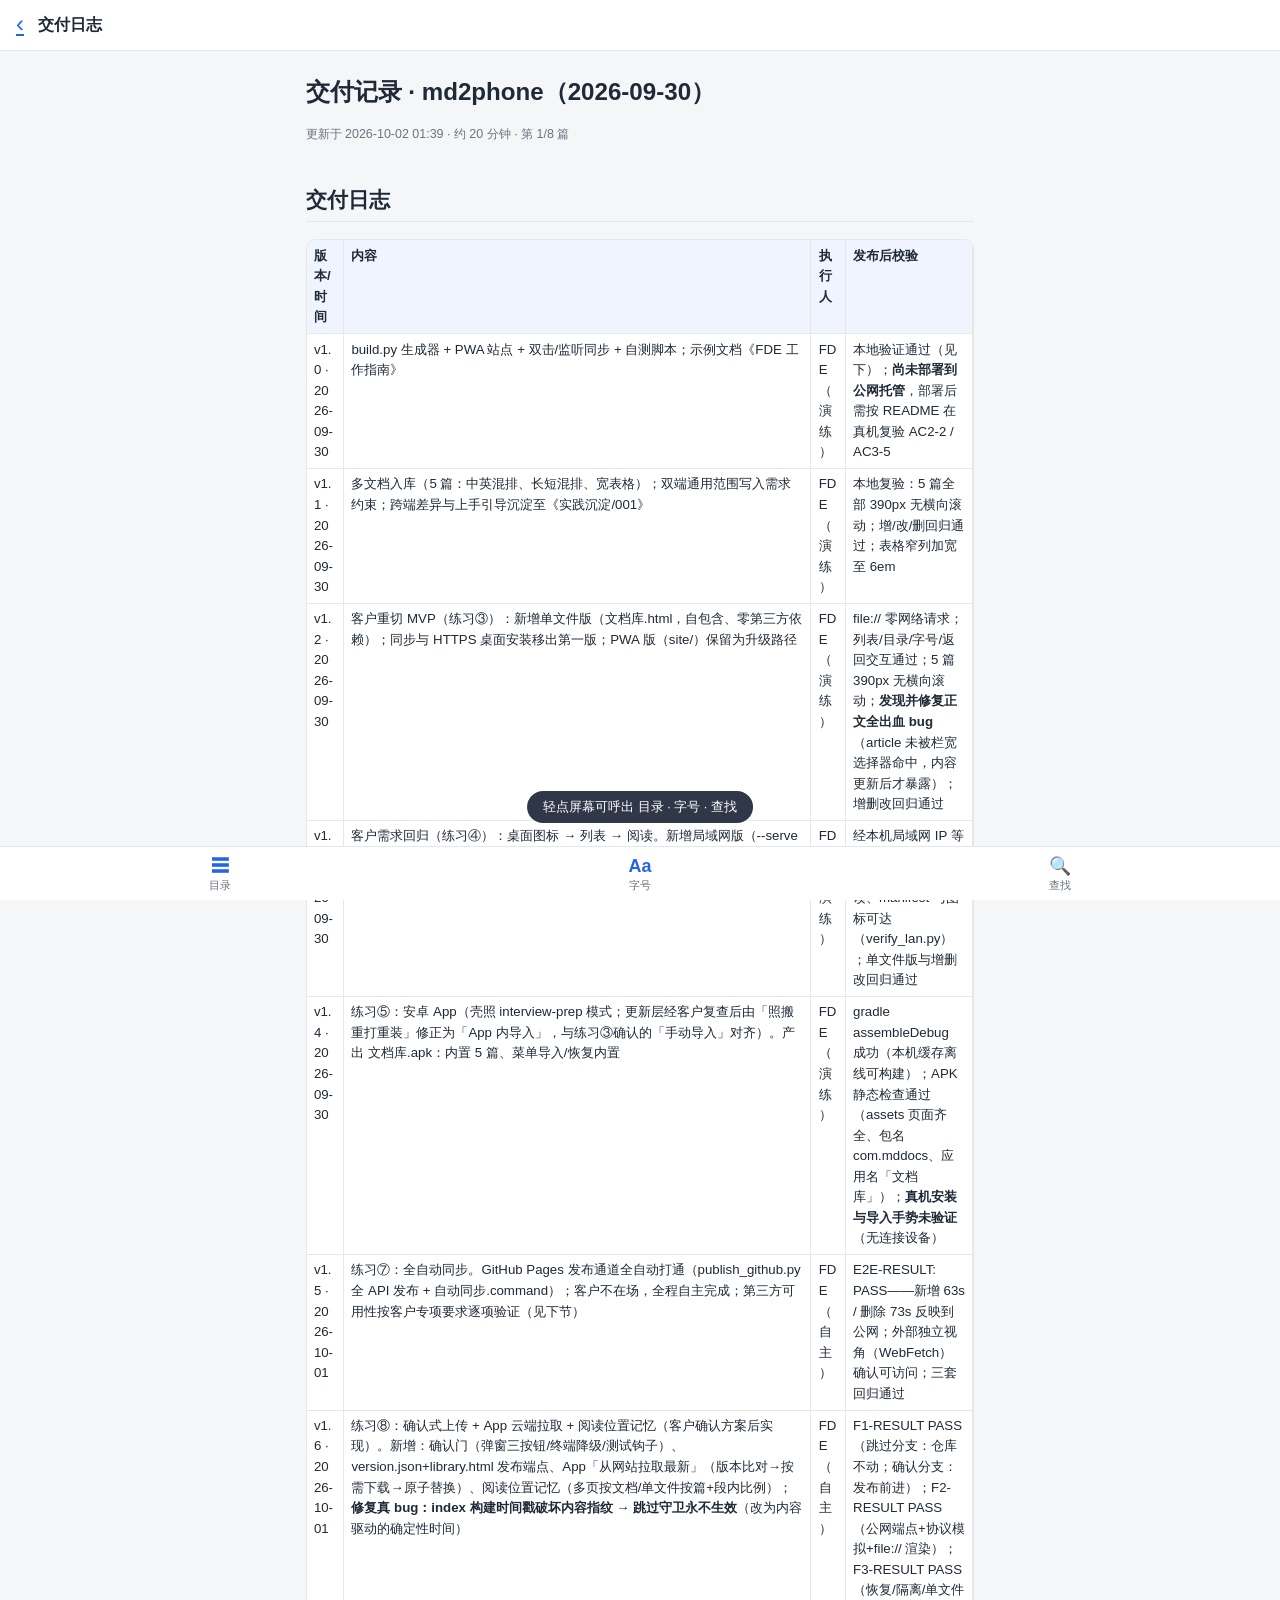
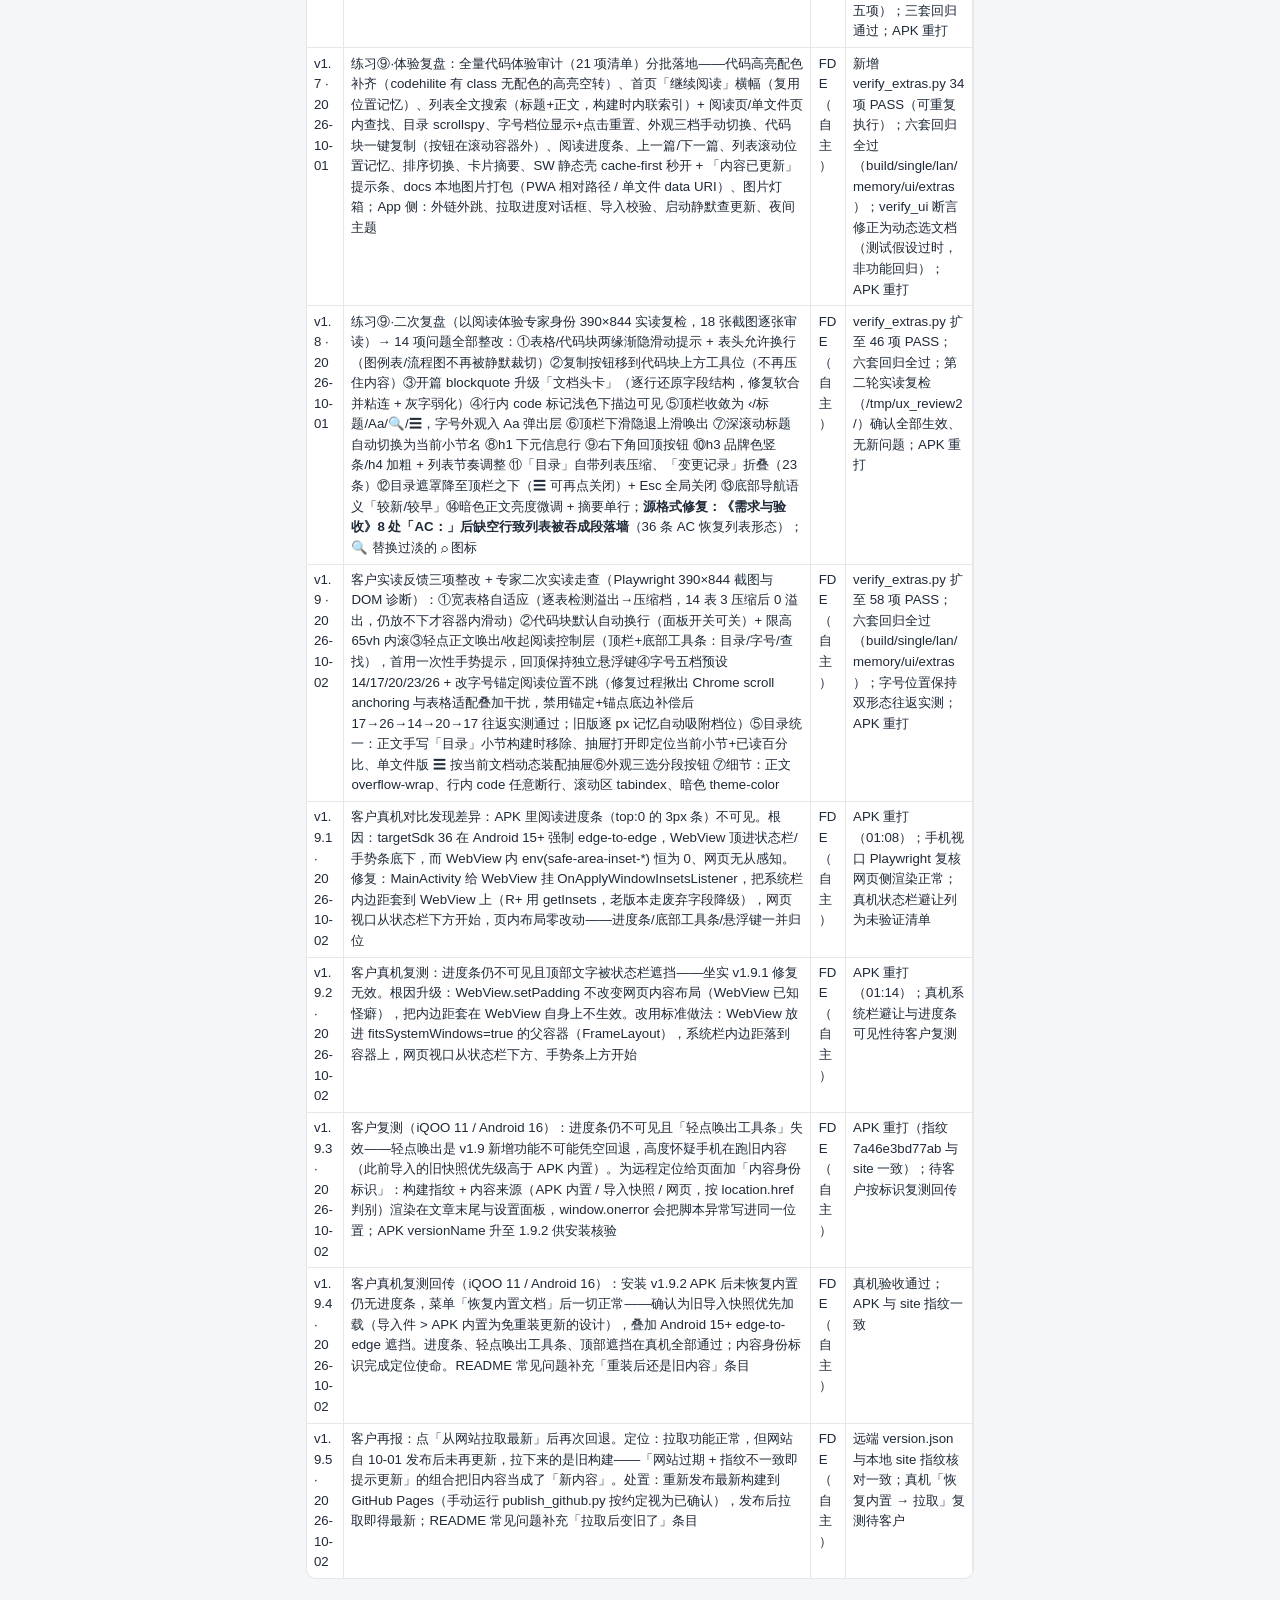
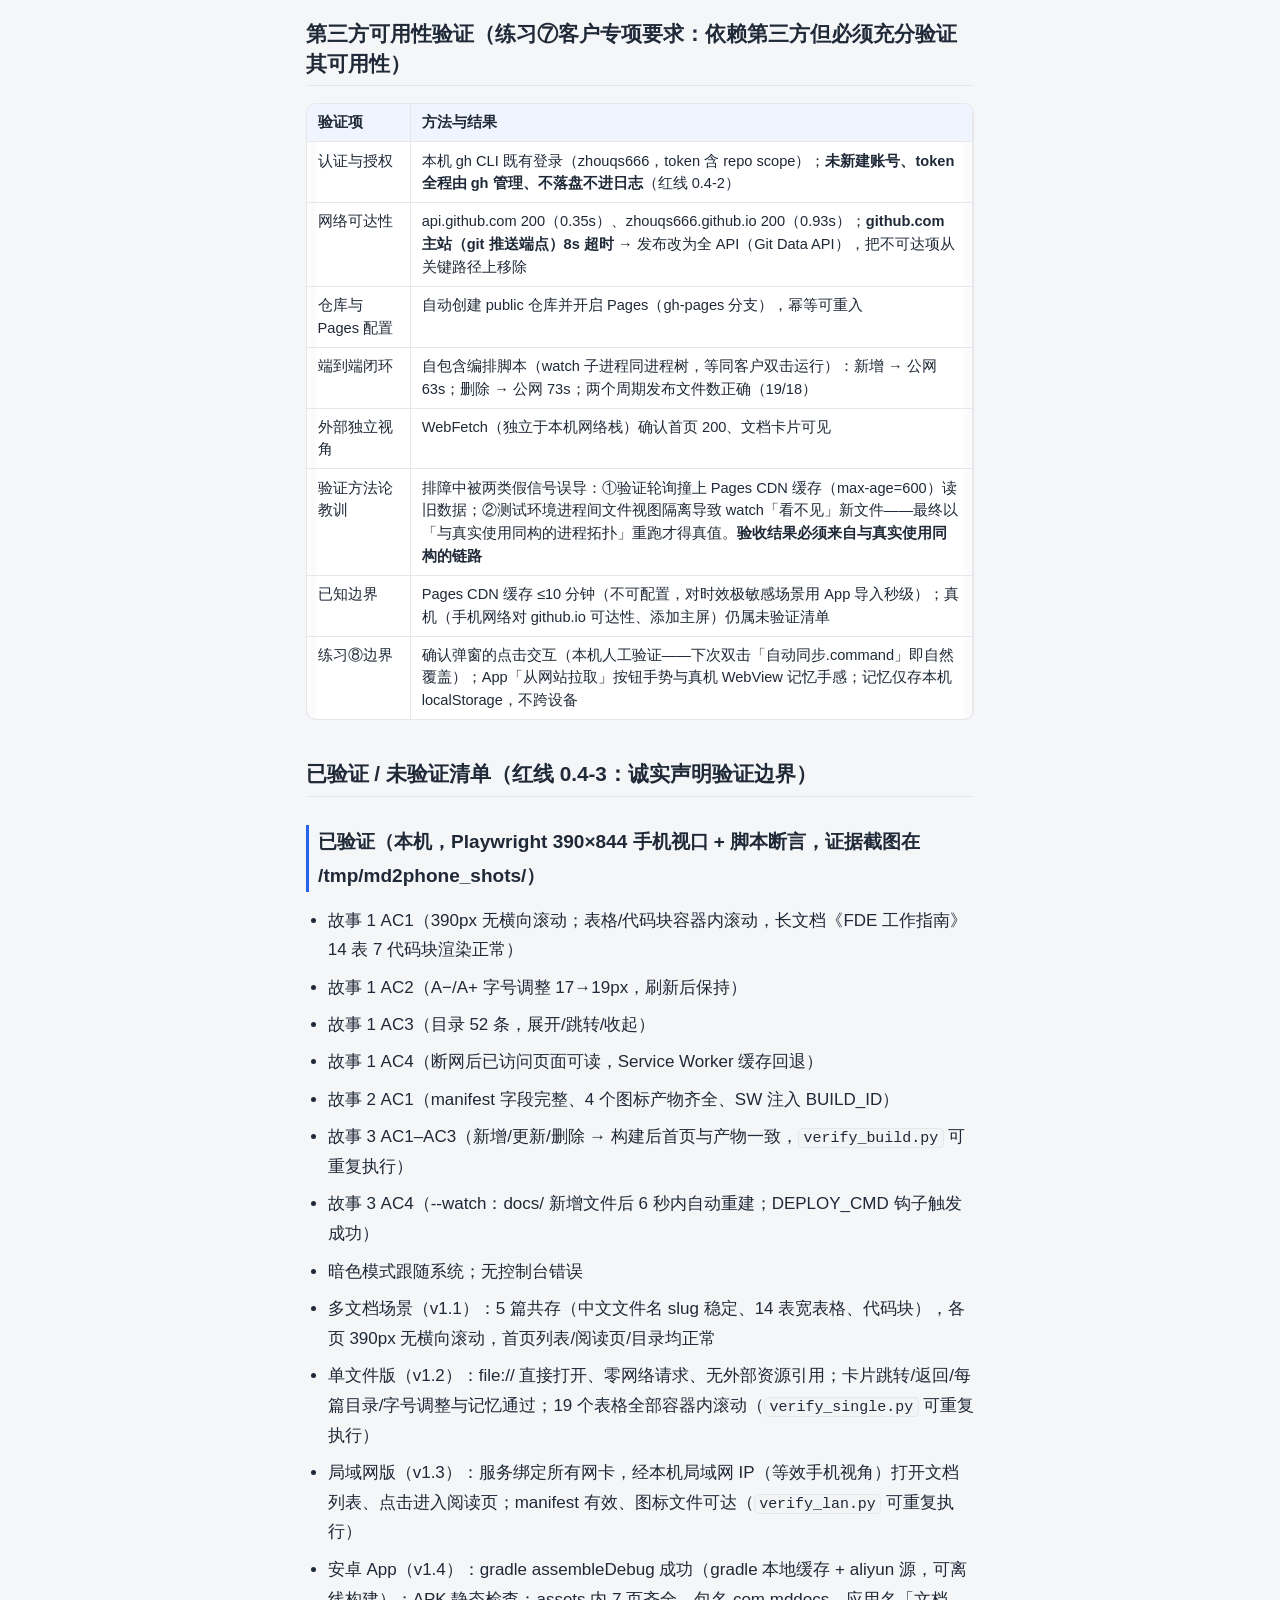
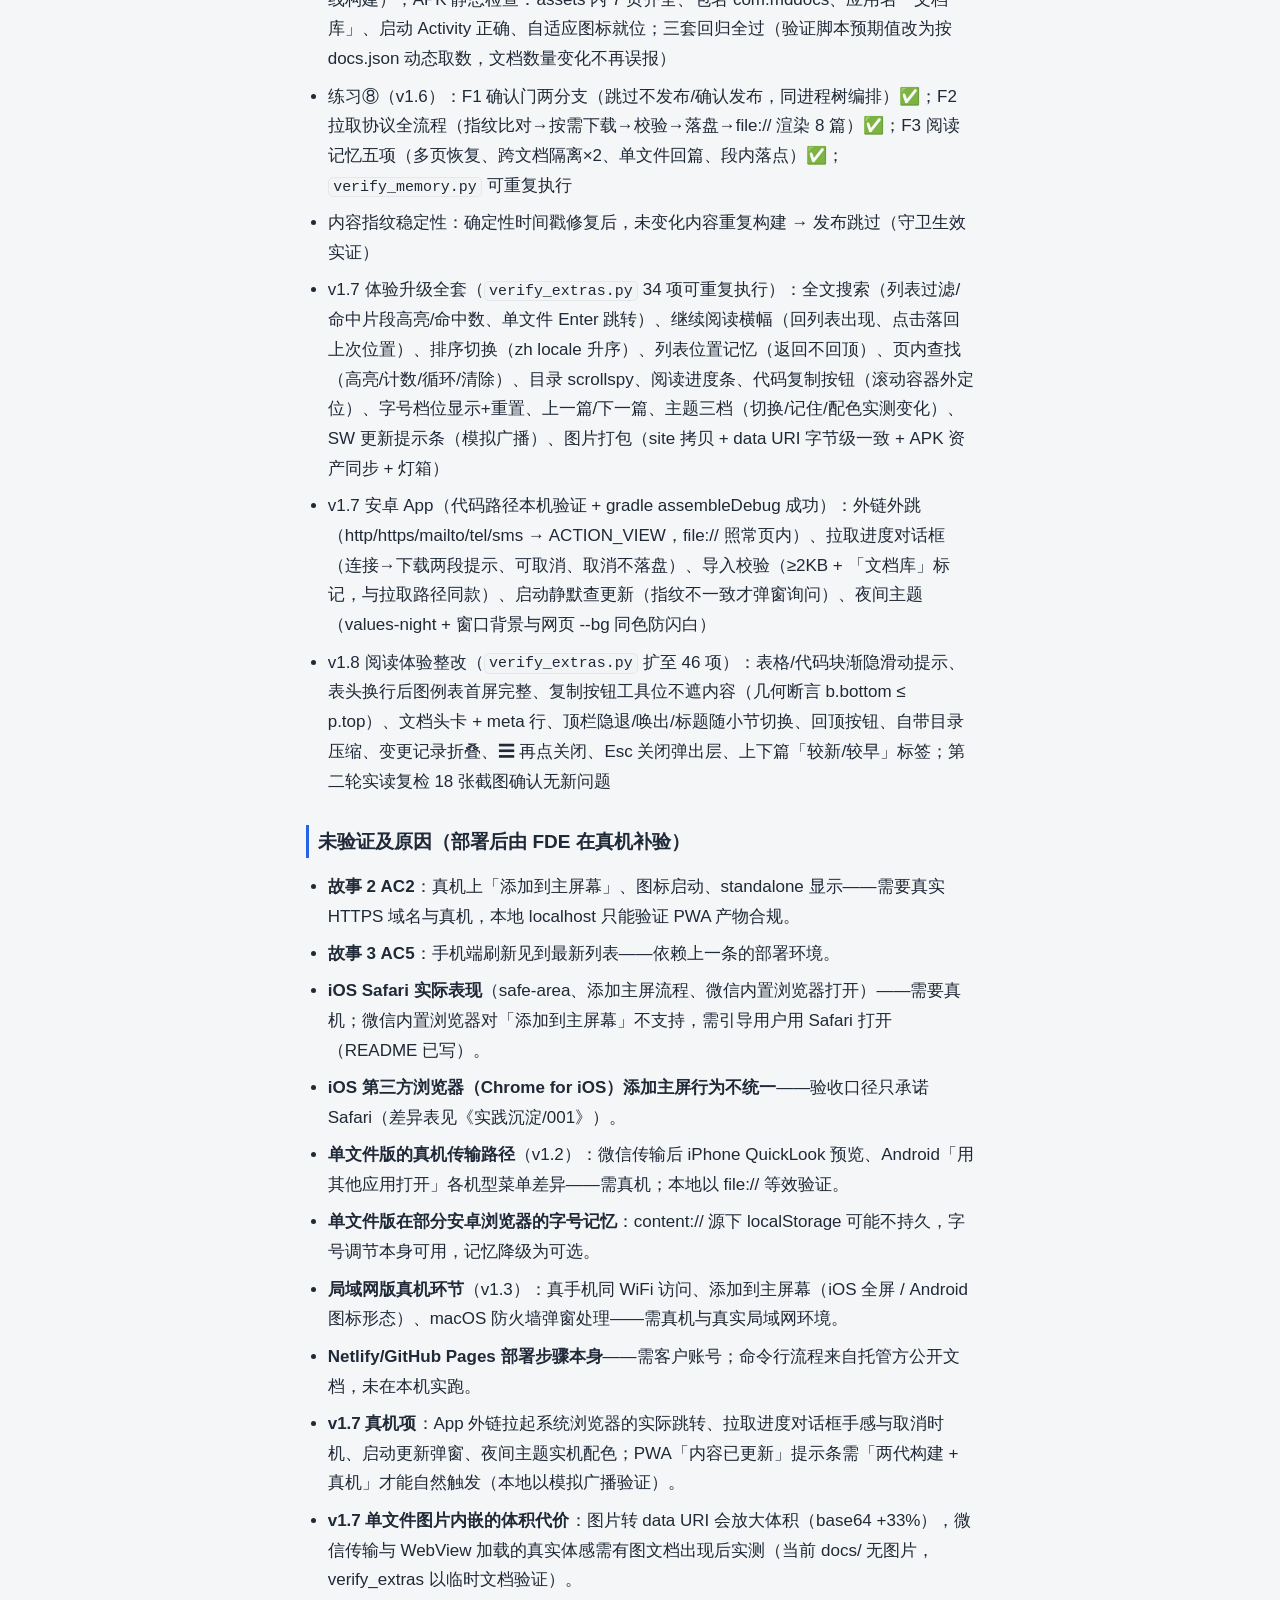
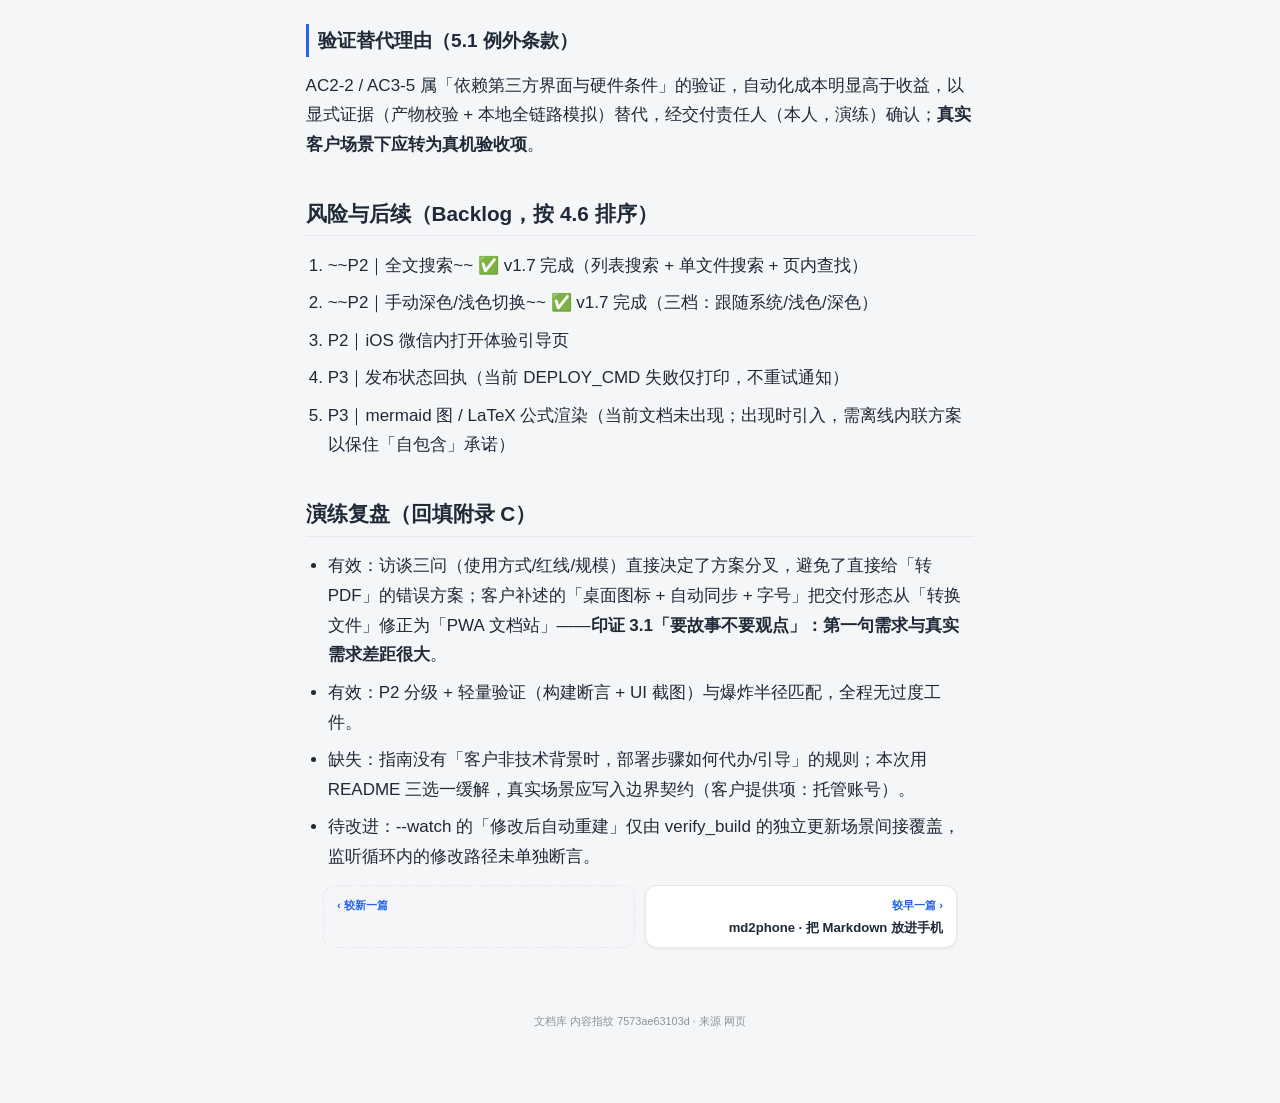
<file: ea877eb60d.html>
<!doctype html>
<html lang="zh-CN">
<head>
<meta charset="utf-8">
<meta name="viewport" content="width=device-width,initial-scale=1,viewport-fit=cover">
<title>交付记录 · md2phone（2026-09-30） · 文档库</title>
<meta name="theme-color" content="#2563eb">
<meta name="theme-color" content="#0f1419" media="(prefers-color-scheme: dark)">
<meta name="robots" content="noindex">
<meta name="apple-mobile-web-app-capable" content="yes">
<meta name="apple-mobile-web-app-status-bar-style" content="default">
<meta name="apple-mobile-web-app-title" content="文档库">
<link rel="manifest" href="manifest.webmanifest">
<link rel="apple-touch-icon" href="assets/apple-touch-icon.png">
<link rel="icon" type="image/png" href="assets/icon-64.png">
<link rel="stylesheet" href="style.css">
</head>
<body>
<header class="top">
  <a class="icon-btn back" href="index.html" aria-label="返回列表">‹</a>
  <div class="title" id="docTitle">交付记录 · md2phone（2026-09-30）</div>
</header>
<div class="fs-pop" id="fsPop" hidden>
  <div class="fs-row">
    <span class="fs-label">字号</span>
    <div class="fs-seg" id="fsSeg">
      <button type="button" data-fs-preset="14">小</button>
      <button type="button" data-fs-preset="17">标准</button>
      <button type="button" data-fs-preset="20">大</button>
      <button type="button" data-fs-preset="23">特大</button>
      <button type="button" data-fs-preset="26">超大</button>
    </div>
    <button type="button" class="fs-reset" id="fsReset">默认</button>
  </div>
  <div class="fs-row">
    <span class="fs-label">外观</span>
    <div class="fs-seg" id="themeSeg">
      <button type="button" data-theme-set="auto">自动</button>
      <button type="button" data-theme-set="light">浅色</button>
      <button type="button" data-theme-set="dark">深色</button>
    </div>
  </div>
  <div class="fs-row">
    <span class="fs-label">代码</span>
    <button type="button" class="fs-switch" id="prewrapBtn" role="switch" aria-checked="true">
      <span class="sw-track"><span class="sw-dot"></span></span>
      <span class="sw-text">长代码自动换行</span>
    </button>
  </div>
  <div class="fs-ver">内容指纹 7573ae63103d · 来源 <span class="fs-src">—</span></div>
</div>
<button class="top-btn" id="topBtn" aria-label="回到顶部">↑</button>
<nav class="readbar" aria-label="阅读工具">
  <button type="button" class="readbar-btn" id="tocBtn" aria-label="目录"><span class="rb-ico">☰</span><span class="rb-txt">目录</span></button>
  <button type="button" class="readbar-btn" id="fsBtn" aria-label="字号与外观"><span class="rb-ico">Aa</span><span class="rb-txt">字号</span></button>
  <button type="button" class="readbar-btn" id="findBtn" aria-label="页内查找"><span class="rb-ico">🔍</span><span class="rb-txt">查找</span></button>
</nav>
<div class="find-bar" id="findBar" hidden>
  <input id="findInput" type="search" placeholder="在本文中查找…" autocomplete="off">
  <span class="f-count" id="findCount"></span>
  <button class="icon-btn" id="findPrev" aria-label="上一个">↑</button>
  <button class="icon-btn" id="findNext" aria-label="下一个">↓</button>
  <button class="icon-btn" id="findClose" aria-label="关闭查找">×</button>
</div>
<div class="progress" id="progress"></div>
<div class="toc-backdrop"></div>
<nav class="toc-panel" aria-label="目录">
  <div class="toc-head"><span>目录</span><span class="toc-pct" id="tocPct"></span></div>
<a class="lv2" href="#_1">交付日志</a>
<a class="lv2" href="#7">第三方可用性验证（练习⑦客户专项要求：依赖第三方但必须充分验证其可用性）</a>
<a class="lv2" href="#04-3">已验证 / 未验证清单（红线 0.4-3：诚实声明验证边界）</a>
<a class="lv3" href="#playwright-390844-tmpmd2phone_shots">已验证（本机，Playwright 390×844 手机视口 + 脚本断言，证据截图在 /tmp/md2phone_shots/）</a>
<a class="lv3" href="#fde">未验证及原因（部署后由 FDE 在真机补验）</a>
<a class="lv3" href="#51">验证替代理由（5.1 例外条款）</a>
<a class="lv2" href="#backlog-46">风险与后续（Backlog，按 4.6 排序）</a>
<a class="lv2" href="#c">演练复盘（回填附录 C）</a>
</nav>
<main><article class="doc">
<h1 id="md2phone2026-09-30">交付记录 · md2phone（2026-09-30）</h1><div class="doc-meta-line">更新于 2026-10-02 01:39 · 约 20 分钟 · 第 1/8 篇</div>
<h2 id="_1">交付日志</h2>
<div class="table-wrap"><table>
<thead>
<tr>
<th>版本/时间</th>
<th>内容</th>
<th>执行人</th>
<th>发布后校验</th>
</tr>
</thead>
<tbody>
<tr>
<td>v1.0 · 2026-09-30</td>
<td>build.py 生成器 + PWA 站点 + 双击/监听同步 + 自测脚本；示例文档《FDE 工作指南》</td>
<td>FDE（演练）</td>
<td>本地验证通过（见下）；<strong>尚未部署到公网托管</strong>，部署后需按 README 在真机复验 AC2-2 / AC3-5</td>
</tr>
<tr>
<td>v1.1 · 2026-09-30</td>
<td>多文档入库（5 篇：中英混排、长短混排、宽表格）；双端通用范围写入需求约束；跨端差异与上手引导沉淀至《实践沉淀/001》</td>
<td>FDE（演练）</td>
<td>本地复验：5 篇全部 390px 无横向滚动；增/改/删回归通过；表格窄列加宽至 6em</td>
</tr>
<tr>
<td>v1.2 · 2026-09-30</td>
<td>客户重切 MVP（练习③）：新增单文件版（文档库.html，自包含、零第三方依赖）；同步与 HTTPS 桌面安装移出第一版；PWA 版（site/）保留为升级路径</td>
<td>FDE（演练）</td>
<td>file:// 零网络请求；列表/目录/字号/返回交互通过；5 篇 390px 无横向滚动；<strong>发现并修复正文全出血 bug</strong>（article 未被栏宽选择器命中，内容更新后才暴露）；增删改回归通过</td>
</tr>
<tr>
<td>v1.3 · 2026-09-30</td>
<td>客户需求回归（练习④）：桌面图标 → 列表 → 阅读。新增局域网版（--serve --lan / 局域网分享.command），零第三方实现图标入口；PWA 产物（manifest/图标）复用</td>
<td>FDE（演练）</td>
<td>经本机局域网 IP 等效验证：列表 5 卡片、点击进入阅读、manifest 与图标可达（verify_lan.py）；单文件版与增删改回归通过</td>
</tr>
<tr>
<td>v1.4 · 2026-09-30</td>
<td>练习⑤：安卓 App（壳照 interview-prep 模式；更新层经客户复查后由「照搬重打重装」修正为「App 内导入」，与练习③确认的「手动导入」对齐）。产出 文档库.apk：内置 5 篇、菜单导入/恢复内置</td>
<td>FDE（演练）</td>
<td>gradle assembleDebug 成功（本机缓存离线可构建）；APK 静态检查通过（assets 页面齐全、包名 com.mddocs、应用名「文档库」）；<strong>真机安装与导入手势未验证</strong>（无连接设备）</td>
</tr>
<tr>
<td>v1.5 · 2026-10-01</td>
<td>练习⑦：全自动同步。GitHub Pages 发布通道全自动打通（publish_github.py 全 API 发布 + 自动同步.command）；客户不在场，全程自主完成；第三方可用性按客户专项要求逐项验证（见下节）</td>
<td>FDE（自主）</td>
<td>E2E-RESULT: PASS——新增 63s / 删除 73s 反映到公网；外部独立视角（WebFetch）确认可访问；三套回归通过</td>
</tr>
<tr>
<td>v1.6 · 2026-10-01</td>
<td>练习⑧：确认式上传 + App 云端拉取 + 阅读位置记忆（客户确认方案后实现）。新增：确认门（弹窗三按钮/终端降级/测试钩子）、version.json+library.html 发布端点、App「从网站拉取最新」（版本比对→按需下载→原子替换）、阅读位置记忆（多页按文档/单文件按篇+段内比例）；<strong>修复真 bug：index 构建时间戳破坏内容指纹 → 跳过守卫永不生效</strong>（改为内容驱动的确定性时间）</td>
<td>FDE（自主）</td>
<td>F1-RESULT PASS（跳过分支：仓库不动；确认分支：发布前进）；F2-RESULT PASS（公网端点+协议模拟+file:// 渲染）；F3-RESULT PASS（恢复/隔离/单文件五项）；三套回归通过；APK 重打</td>
</tr>
<tr>
<td>v1.7 · 2026-10-01</td>
<td>练习⑨·体验复盘：全量代码体验审计（21 项清单）分批落地——代码高亮配色补齐（codehilite 有 class 无配色的高亮空转）、首页「继续阅读」横幅（复用位置记忆）、列表全文搜索（标题+正文，构建时内联索引）+ 阅读页/单文件页内查找、目录 scrollspy、字号档位显示+点击重置、外观三档手动切换、代码块一键复制（按钮在滚动容器外）、阅读进度条、上一篇/下一篇、列表滚动位置记忆、排序切换、卡片摘要、SW 静态壳 cache-first 秒开 + 「内容已更新」提示条、docs 本地图片打包（PWA 相对路径 / 单文件 data URI）、图片灯箱；App 侧：外链外跳、拉取进度对话框、导入校验、启动静默查更新、夜间主题</td>
<td>FDE（自主）</td>
<td>新增 verify_extras.py 34 项 PASS（可重复执行）；六套回归全过（build/single/lan/memory/ui/extras）；verify_ui 断言修正为动态选文档（测试假设过时，非功能回归）；APK 重打</td>
</tr>
<tr>
<td>v1.8 · 2026-10-01</td>
<td>练习⑨·二次复盘（以阅读体验专家身份 390×844 实读复检，18 张截图逐张审读）→ 14 项问题全部整改：①表格/代码块两缘渐隐滑动提示 + 表头允许换行（图例表/流程图不再被静默裁切）②复制按钮移到代码块上方工具位（不再压住内容）③开篇 blockquote 升级「文档头卡」（逐行还原字段结构，修复软合并粘连 + 灰字弱化）④行内 code 标记浅色下描边可见 ⑤顶栏收敛为 ‹/标题/Aa/🔍/☰，字号外观入 Aa 弹出层 ⑥顶栏下滑隐退上滑唤出 ⑦深滚动标题自动切换为当前小节名 ⑧h1 下元信息行 ⑨右下角回顶按钮 ⑩h3 品牌色竖条/h4 加粗 + 列表节奏调整 ⑪「目录」自带列表压缩、「变更记录」折叠（23 条）⑫目录遮罩降至顶栏之下（☰ 可再点关闭）+ Esc 全局关闭 ⑬底部导航语义「较新/较早」⑭暗色正文亮度微调 + 摘要单行；<strong>源格式修复：《需求与验收》8 处「AC：」后缺空行致列表被吞成段落墙</strong>（36 条 AC 恢复列表形态）；🔍 替换过淡的 ⌕ 图标</td>
<td>FDE（自主）</td>
<td>verify_extras.py 扩至 46 项 PASS；六套回归全过；第二轮实读复检（/tmp/ux_review2/）确认全部生效、无新问题；APK 重打</td>
</tr>
<tr>
<td>v1.9 · 2026-10-02</td>
<td>客户实读反馈三项整改 + 专家二次实读走查（Playwright 390×844 截图与 DOM 诊断）：①宽表格自适应（逐表检测溢出→压缩档，14 表 3 压缩后 0 溢出，仍放不下才容器内滑动）②代码块默认自动换行（面板开关可关）+ 限高 65vh 内滚③轻点正文唤出/收起阅读控制层（顶栏+底部工具条：目录/字号/查找），首用一次性手势提示，回顶保持独立悬浮键④字号五档预设 14/17/20/23/26 + 改字号锚定阅读位置不跳（修复过程揪出 Chrome scroll anchoring 与表格适配叠加干扰，禁用锚定+锚点底边补偿后 17→26→14→20→17 往返实测通过；旧版逐 px 记忆自动吸附档位）⑤目录统一：正文手写「目录」小节构建时移除、抽屉打开即定位当前小节+已读百分比、单文件版 ☰ 按当前文档动态装配抽屉⑥外观三选分段按钮 ⑦细节：正文 overflow-wrap、行内 code 任意断行、滚动区 tabindex、暗色 theme-color</td>
<td>FDE（自主）</td>
<td>verify_extras.py 扩至 58 项 PASS；六套回归全过（build/single/lan/memory/ui/extras）；字号位置保持双形态往返实测；APK 重打</td>
</tr>
<tr>
<td>v1.9.1 · 2026-10-02</td>
<td>客户真机对比发现差异：APK 里阅读进度条（top:0 的 3px 条）不可见。根因：targetSdk 36 在 Android 15+ 强制 edge-to-edge，WebView 顶进状态栏/手势条底下，而 WebView 内 env(safe-area-inset-*) 恒为 0、网页无从感知。修复：MainActivity 给 WebView 挂 OnApplyWindowInsetsListener，把系统栏内边距套到 WebView 上（R+ 用 getInsets，老版本走废弃字段降级），网页视口从状态栏下方开始，页内布局零改动——进度条/底部工具条/悬浮键一并归位</td>
<td>FDE（自主）</td>
<td>APK 重打（01:08）；手机视口 Playwright 复核网页侧渲染正常；真机状态栏避让列为未验证清单</td>
</tr>
<tr>
<td>v1.9.2 · 2026-10-02</td>
<td>客户真机复测：进度条仍不可见且顶部文字被状态栏遮挡——坐实 v1.9.1 修复无效。根因升级：WebView.setPadding 不改变网页内容布局（WebView 已知怪癖），把内边距套在 WebView 自身上不生效。改用标准做法：WebView 放进 fitsSystemWindows=true 的父容器（FrameLayout），系统栏内边距落到容器上，网页视口从状态栏下方、手势条上方开始</td>
<td>FDE（自主）</td>
<td>APK 重打（01:14）；真机系统栏避让与进度条可见性待客户复测</td>
</tr>
<tr>
<td>v1.9.3 · 2026-10-02</td>
<td>客户复测（iQOO 11 / Android 16）：进度条仍不可见且「轻点唤出工具条」失效——轻点唤出是 v1.9 新增功能不可能凭空回退，高度怀疑手机在跑旧内容（此前导入的旧快照优先级高于 APK 内置）。为远程定位给页面加「内容身份标识」：构建指纹 + 内容来源（APK 内置 / 导入快照 / 网页，按 location.href 判别）渲染在文章末尾与设置面板，window.onerror 会把脚本异常写进同一位置；APK versionName 升至 1.9.2 供安装核验</td>
<td>FDE（自主）</td>
<td>APK 重打（指纹 7a46e3bd77ab 与 site 一致）；待客户按标识复测回传</td>
</tr>
<tr>
<td>v1.9.4 · 2026-10-02</td>
<td>客户真机复测回传（iQOO 11 / Android 16）：安装 v1.9.2 APK 后未恢复内置仍无进度条，菜单「恢复内置文档」后一切正常——确认为旧导入快照优先加载（导入件 &gt; APK 内置为免重装更新的设计），叠加 Android 15+ edge-to-edge 遮挡。进度条、轻点唤出工具条、顶部遮挡在真机全部通过；内容身份标识完成定位使命。README 常见问题补充「重装后还是旧内容」条目</td>
<td>FDE（自主）</td>
<td>真机验收通过；APK 与 site 指纹一致</td>
</tr>
<tr>
<td>v1.9.5 · 2026-10-02</td>
<td>客户再报：点「从网站拉取最新」后再次回退。定位：拉取功能正常，但网站自 10-01 发布后未再更新，拉下来的是旧构建——「网站过期 + 指纹不一致即提示更新」的组合把旧内容当成了「新内容」。处置：重新发布最新构建到 GitHub Pages（手动运行 publish_github.py 按约定视为已确认），发布后拉取即得最新；README 常见问题补充「拉取后变旧了」条目</td>
<td>FDE（自主）</td>
<td>远端 version.json 与本地 site 指纹核对一致；真机「恢复内置 → 拉取」复测待客户</td>
</tr>
</tbody>
</table></div>
<h2 id="7">第三方可用性验证（练习⑦客户专项要求：依赖第三方但必须充分验证其可用性）</h2>
<div class="table-wrap"><table>
<thead>
<tr>
<th>验证项</th>
<th>方法与结果</th>
</tr>
</thead>
<tbody>
<tr>
<td>认证与授权</td>
<td>本机 gh CLI 既有登录（zhouqs666，token 含 repo scope）；<strong>未新建账号、token 全程由 gh 管理、不落盘不进日志</strong>（红线 0.4-2）</td>
</tr>
<tr>
<td>网络可达性</td>
<td>api.github.com 200（0.35s）、zhouqs666.github.io 200（0.93s）；<strong>github.com 主站（git 推送端点）8s 超时</strong> → 发布改为全 API（Git Data API），把不可达项从关键路径上移除</td>
</tr>
<tr>
<td>仓库与 Pages 配置</td>
<td>自动创建 public 仓库并开启 Pages（gh-pages 分支），幂等可重入</td>
</tr>
<tr>
<td>端到端闭环</td>
<td>自包含编排脚本（watch 子进程同进程树，等同客户双击运行）：新增 → 公网 63s；删除 → 公网 73s；两个周期发布文件数正确（19/18）</td>
</tr>
<tr>
<td>外部独立视角</td>
<td>WebFetch（独立于本机网络栈）确认首页 200、文档卡片可见</td>
</tr>
<tr>
<td>验证方法论教训</td>
<td>排障中被两类假信号误导：①验证轮询撞上 Pages CDN 缓存（max-age=600）读旧数据；②测试环境进程间文件视图隔离导致 watch「看不见」新文件——最终以「与真实使用同构的进程拓扑」重跑才得真值。<strong>验收结果必须来自与真实使用同构的链路</strong></td>
</tr>
<tr>
<td>已知边界</td>
<td>Pages CDN 缓存 ≤10 分钟（不可配置，对时效极敏感场景用 App 导入秒级）；真机（手机网络对 github.io 可达性、添加主屏）仍属未验证清单</td>
</tr>
<tr>
<td>练习⑧边界</td>
<td>确认弹窗的点击交互（本机人工验证——下次双击「自动同步.command」即自然覆盖）；App「从网站拉取」按钮手势与真机 WebView 记忆手感；记忆仅存本机 localStorage，不跨设备</td>
</tr>
</tbody>
</table></div>
<h2 id="04-3">已验证 / 未验证清单（红线 0.4-3：诚实声明验证边界）</h2>
<h3 id="playwright-390844-tmpmd2phone_shots">已验证（本机，Playwright 390×844 手机视口 + 脚本断言，证据截图在 /tmp/md2phone_shots/）</h3>
<ul>
<li>故事 1 AC1（390px 无横向滚动；表格/代码块容器内滚动，长文档《FDE 工作指南》14 表 7 代码块渲染正常）</li>
<li>故事 1 AC2（A−/A+ 字号调整 17→19px，刷新后保持）</li>
<li>故事 1 AC3（目录 52 条，展开/跳转/收起）</li>
<li>故事 1 AC4（断网后已访问页面可读，Service Worker 缓存回退）</li>
<li>故事 2 AC1（manifest 字段完整、4 个图标产物齐全、SW 注入 BUILD_ID）</li>
<li>故事 3 AC1–AC3（新增/更新/删除 → 构建后首页与产物一致，<code>verify_build.py</code> 可重复执行）</li>
<li>故事 3 AC4（--watch：docs/ 新增文件后 6 秒内自动重建；DEPLOY_CMD 钩子触发成功）</li>
<li>暗色模式跟随系统；无控制台错误</li>
<li>多文档场景（v1.1）：5 篇共存（中文文件名 slug 稳定、14 表宽表格、代码块），各页 390px 无横向滚动，首页列表/阅读页/目录均正常</li>
<li>单文件版（v1.2）：file:// 直接打开、零网络请求、无外部资源引用；卡片跳转/返回/每篇目录/字号调整与记忆通过；19 个表格全部容器内滚动（<code>verify_single.py</code> 可重复执行）</li>
<li>局域网版（v1.3）：服务绑定所有网卡，经本机局域网 IP（等效手机视角）打开文档列表、点击进入阅读页；manifest 有效、图标文件可达（<code>verify_lan.py</code> 可重复执行）</li>
<li>安卓 App（v1.4）：gradle assembleDebug 成功（gradle 本地缓存 + aliyun 源，可离线构建）；APK 静态检查：assets 内 7 页齐全、包名 com.mddocs、应用名「文档库」、启动 Activity 正确、自适应图标就位；三套回归全过（验证脚本预期值改为按 docs.json 动态取数，文档数量变化不再误报）</li>
<li>练习⑧（v1.6）：F1 确认门两分支（跳过不发布/确认发布，同进程树编排）✅；F2 拉取协议全流程（指纹比对→按需下载→校验→落盘→file:// 渲染 8 篇）✅；F3 阅读记忆五项（多页恢复、跨文档隔离×2、单文件回篇、段内落点）✅；<code>verify_memory.py</code> 可重复执行</li>
<li>内容指纹稳定性：确定性时间戳修复后，未变化内容重复构建 → 发布跳过（守卫生效实证）</li>
<li>v1.7 体验升级全套（<code>verify_extras.py</code> 34 项可重复执行）：全文搜索（列表过滤/命中片段高亮/命中数、单文件 Enter 跳转）、继续阅读横幅（回列表出现、点击落回上次位置）、排序切换（zh locale 升序）、列表位置记忆（返回不回顶）、页内查找（高亮/计数/循环/清除）、目录 scrollspy、阅读进度条、代码复制按钮（滚动容器外定位）、字号档位显示+重置、上一篇/下一篇、主题三档（切换/记住/配色实测变化）、SW 更新提示条（模拟广播）、图片打包（site 拷贝 + data URI 字节级一致 + APK 资产同步 + 灯箱）</li>
<li>v1.7 安卓 App（代码路径本机验证 + gradle assembleDebug 成功）：外链外跳（http/https/mailto/tel/sms → ACTION_VIEW，file:// 照常页内）、拉取进度对话框（连接→下载两段提示、可取消、取消不落盘）、导入校验（≥2KB + 「文档库」标记，与拉取路径同款）、启动静默查更新（指纹不一致才弹窗询问）、夜间主题（values-night + 窗口背景与网页 --bg 同色防闪白）</li>
<li>v1.8 阅读体验整改（<code>verify_extras.py</code> 扩至 46 项）：表格/代码块渐隐滑动提示、表头换行后图例表首屏完整、复制按钮工具位不遮内容（几何断言 b.bottom ≤ p.top）、文档头卡 + meta 行、顶栏隐退/唤出/标题随小节切换、回顶按钮、自带目录压缩、变更记录折叠、☰ 再点关闭、Esc 关闭弹出层、上下篇「较新/较早」标签；第二轮实读复检 18 张截图确认无新问题</li>
</ul>
<h3 id="fde">未验证及原因（部署后由 FDE 在真机补验）</h3>
<ul>
<li><strong>故事 2 AC2</strong>：真机上「添加到主屏幕」、图标启动、standalone 显示——需要真实 HTTPS 域名与真机，本地 localhost 只能验证 PWA 产物合规。</li>
<li><strong>故事 3 AC5</strong>：手机端刷新见到最新列表——依赖上一条的部署环境。</li>
<li><strong>iOS Safari 实际表现</strong>（safe-area、添加主屏流程、微信内置浏览器打开）——需要真机；微信内置浏览器对「添加到主屏幕」不支持，需引导用户用 Safari 打开（README 已写）。</li>
<li><strong>iOS 第三方浏览器（Chrome for iOS）添加主屏行为不统一</strong>——验收口径只承诺 Safari（差异表见《实践沉淀/001》）。</li>
<li><strong>单文件版的真机传输路径</strong>（v1.2）：微信传输后 iPhone QuickLook 预览、Android「用其他应用打开」各机型菜单差异——需真机；本地以 file:// 等效验证。</li>
<li><strong>单文件版在部分安卓浏览器的字号记忆</strong>：content:// 源下 localStorage 可能不持久，字号调节本身可用，记忆降级为可选。</li>
<li><strong>局域网版真机环节</strong>（v1.3）：真手机同 WiFi 访问、添加到主屏幕（iOS 全屏 / Android 图标形态）、macOS 防火墙弹窗处理——需真机与真实局域网环境。</li>
<li><strong>Netlify/GitHub Pages 部署步骤本身</strong>——需客户账号；命令行流程来自托管方公开文档，未在本机实跑。</li>
<li><strong>v1.7 真机项</strong>：App 外链拉起系统浏览器的实际跳转、拉取进度对话框手感与取消时机、启动更新弹窗、夜间主题实机配色；PWA「内容已更新」提示条需「两代构建 + 真机」才能自然触发（本地以模拟广播验证）。</li>
<li><strong>v1.7 单文件图片内嵌的体积代价</strong>：图片转 data URI 会放大体积（base64 +33%），微信传输与 WebView 加载的真实体感需有图文档出现后实测（当前 docs/ 无图片，verify_extras 以临时文档验证）。</li>
</ul>
<h3 id="51">验证替代理由（5.1 例外条款）</h3>
<p>AC2-2 / AC3-5 属「依赖第三方界面与硬件条件」的验证，自动化成本明显高于收益，以显式证据（产物校验 + 本地全链路模拟）替代，经交付责任人（本人，演练）确认；<strong>真实客户场景下应转为真机验收项</strong>。</p>
<h2 id="backlog-46">风险与后续（Backlog，按 4.6 排序）</h2>
<ol>
<li>~~P2｜全文搜索~~ ✅ v1.7 完成（列表搜索 + 单文件搜索 + 页内查找）</li>
<li>~~P2｜手动深色/浅色切换~~ ✅ v1.7 完成（三档：跟随系统/浅色/深色）</li>
<li>P2｜iOS 微信内打开体验引导页</li>
<li>P3｜发布状态回执（当前 DEPLOY_CMD 失败仅打印，不重试通知）</li>
<li>P3｜mermaid 图 / LaTeX 公式渲染（当前文档未出现；出现时引入，需离线内联方案以保住「自包含」承诺）</li>
</ol>
<h2 id="c">演练复盘（回填附录 C）</h2>
<ul>
<li>有效：访谈三问（使用方式/红线/规模）直接决定了方案分叉，避免了直接给「转 PDF」的错误方案；客户补述的「桌面图标 + 自动同步 + 字号」把交付形态从「转换文件」修正为「PWA 文档站」——<strong>印证 3.1「要故事不要观点」：第一句需求与真实需求差距很大</strong>。</li>
<li>有效：P2 分级 + 轻量验证（构建断言 + UI 截图）与爆炸半径匹配，全程无过度工件。</li>
<li>缺失：指南没有「客户非技术背景时，部署步骤如何代办/引导」的规则；本次用 README 三选一缓解，真实场景应写入边界契约（客户提供项：托管账号）。</li>
<li>待改进：--watch 的「修改后自动重建」仅由 verify_build 的独立更新场景间接覆盖，监听循环内的修改路径未单独断言。</li>
</ul>
<nav class="doc-nav"><span class="doc-nav-side prev"><span class="d-label">‹ 较新一篇</span></span><a class="next" href="04c6e90faa.html"><span class="d-label">较早一篇 ›</span><span class="d-title">md2phone · 把 Markdown 放进手机</span></a></nav>
<div class="build-id">文档库 内容指纹 7573ae63103d · 来源 <span class="fs-src">—</span></div>
</article></main>
<script src="app.js"></script>
</body>
</html>
</file>
<file: style.css>
:root {
  --fs: 17px;
  --bg: #f5f6f8;
  --card: #ffffff;
  --text: #1f2937;
  --muted: #6b7280;
  --brand: #2563eb;
  --brand-weak: #eff4ff;
  --line: #e5e7eb;
  --code-bg: #f3f4f6;
  --mark-bg: #fde68a;
  --shadow: 0 1px 3px rgba(15, 23, 42, .08);
  --scroll-shadow: rgba(15, 23, 42, .16);   /* 横向可滑动渐隐提示 */
  /* Pygments 代码高亮 token 配色（亮色） */
  --tok-k: #7c3aed;   /* keyword */
  --tok-s: #b45309;   /* string */
  --tok-c: #9ca3af;   /* comment */
  --tok-f: #1d4ed8;   /* function name */
  --tok-t: #0e7490;   /* type / class name */
  --tok-b: #0369a1;   /* builtin */
  --tok-m: #b91c1c;   /* number */
  --tok-o: #4b5563;   /* operator / punctuation */
}

/* 暗色变量：手动切换（html[data-theme="dark"]）与跟随系统（媒体查询）两处保持一致 */
:root[data-theme="dark"] {
  --bg: #0f1419;
  --card: #1a2028;
  --text: #d5dbe3;
  --muted: #9aa4b2;
  --brand: #6d9bff;
  --brand-weak: #1c2740;
  --line: #2a323d;
  --code-bg: #242c37;
  --mark-bg: #a16207;
  --shadow: 0 1px 3px rgba(0, 0, 0, .4);
  --scroll-shadow: rgba(0, 0, 0, .55);
  --tok-k: #c4b5fd;
  --tok-s: #fcd34d;
  --tok-c: #6b7280;
  --tok-f: #93c5fd;
  --tok-t: #67e8f9;
  --tok-b: #7dd3fc;
  --tok-m: #fca5a5;
  --tok-o: #9ca3af;
}
@media (prefers-color-scheme: dark) {
  :root:not([data-theme="light"]) {
    --bg: #0f1419;
    --card: #1a2028;
    --text: #d5dbe3;
    --muted: #9aa4b2;
    --brand: #6d9bff;
    --brand-weak: #1c2740;
    --line: #2a323d;
    --code-bg: #242c37;
    --mark-bg: #a16207;
    --shadow: 0 1px 3px rgba(0, 0, 0, .4);
    --scroll-shadow: rgba(0, 0, 0, .55);
    --tok-k: #c4b5fd;
    --tok-s: #fcd34d;
    --tok-c: #6b7280;
    --tok-f: #93c5fd;
    --tok-t: #67e8f9;
    --tok-b: #7dd3fc;
    --tok-m: #fca5a5;
    --tok-o: #9ca3af;
  }
}
* { box-sizing: border-box; }
[hidden] { display: none !important; }
html { -webkit-text-size-adjust: 100%; overflow-anchor: none; }
body {
  margin: 0;
  background: var(--bg);
  color: var(--text);
  font: var(--fs)/1.75 -apple-system, "PingFang SC", "Noto Sans SC", "Microsoft YaHei", sans-serif;
}

/* ---- 顶栏 ---- */
.top {
  position: sticky; top: 0; z-index: 10;
  display: flex; align-items: center; gap: .25rem;
  padding: .55rem .7rem;
  padding-top: calc(.55rem + env(safe-area-inset-top));
  background: var(--card);
  border-bottom: 1px solid var(--line);
  transition: transform .25s ease;
}
/* 下滑阅读时顶栏与底部工具条一起隐退，上滑或点正文中央唤出（阅读沉浸） */
body.top-hidden .top { transform: translateY(-102%); }
.top .title {
  flex: 1; min-width: 0;
  font-size: 1rem; font-weight: 600;
  white-space: nowrap; overflow: hidden; text-overflow: ellipsis;
}
.top .title.brand { text-align: left; padding-left: .35rem; }
.top .count { font-size: .78rem; color: var(--muted); white-space: nowrap; }
.icon-btn {
  flex: none;
  border: none; background: none; color: var(--brand);
  font-size: 1.02rem; line-height: 1;
  padding: .42rem .55rem; border-radius: .55rem;
  cursor: pointer; -webkit-tap-highlight-color: transparent;
}
.icon-btn:active { background: var(--brand-weak); }
.icon-btn.back { font-size: 1.5rem; padding: .2rem .6rem .35rem .3rem; }
.icon-btn.sort { font-size: .78rem; font-weight: 600; }

/* ---- 底部阅读工具条（目录/字号/查找/回顶，与顶栏同进退） ---- */
.readbar {
  position: fixed; left: 0; right: 0; z-index: 8;   /* 低于目录遮罩：抽屉打开时工具条让位 */
  bottom: 0;
  display: flex; justify-content: space-around; align-items: stretch;
  padding: .3rem .6rem calc(.3rem + env(safe-area-inset-bottom));
  background: var(--card);
  border-top: 1px solid var(--line);
  transition: transform .25s ease;
}
body.top-hidden .readbar { transform: translateY(110%); }
.readbar-btn {
  flex: 1; max-width: 5.5rem;
  display: flex; flex-direction: column; align-items: center; gap: .12rem;
  border: none; background: none; color: var(--brand);
  padding: .3rem .2rem; border-radius: .6rem;
  cursor: pointer; -webkit-tap-highlight-color: transparent;
}
.readbar-btn:active { background: var(--brand-weak); }
.readbar-btn .rb-ico { font-size: 1.12rem; line-height: 1.2; font-weight: 600; }
.readbar-btn .rb-txt { font-size: .66rem; color: var(--muted); line-height: 1; }

/* ---- 回到顶部（悬浮；工具条可见时升到其上方，隐退时落回右下角） ---- */
.top-btn {
  position: fixed; right: 1rem; z-index: 15;
  bottom: calc(4.7rem + env(safe-area-inset-bottom));
  width: 2.5rem; height: 2.5rem;
  border: 1px solid var(--line); border-radius: 50%;
  background: var(--card); color: var(--brand);
  font-size: 1.05rem; line-height: 1;
  box-shadow: 0 4px 16px rgba(0, 0, 0, .16);
  opacity: 0; pointer-events: none;
  transition: opacity .25s, bottom .25s ease;
  cursor: pointer;
}
body.top-hidden .top-btn { bottom: calc(1rem + env(safe-area-inset-bottom)); }
body.deep-scroll .top-btn { opacity: 1; pointer-events: auto; }

/* ---- 字号/外观/代码换行 底部设置面板 ---- */
.fs-pop {
  position: fixed; left: .5rem; right: .5rem; z-index: 26;
  bottom: calc(4rem + env(safe-area-inset-bottom));
  background: var(--card);
  border: 1px solid var(--line); border-radius: 16px;
  box-shadow: 0 -6px 34px rgba(0, 0, 0, .2);
  padding: .8rem .9rem;
  animation: fs-pop-in .18s ease;
}
@keyframes fs-pop-in {
  from { opacity: 0; transform: translateY(12px); }
  to { opacity: 1; transform: none; }
}
.fs-row { display: flex; align-items: center; gap: .55rem; }
.fs-row + .fs-row { margin-top: .75rem; }
.fs-label { font-size: .8rem; color: var(--muted); width: 2.6em; flex: none; }
.fs-seg {
  flex: 1; display: flex; gap: .25rem;
  background: var(--bg); border-radius: 10px; padding: .18rem;
}
.fs-seg button {
  flex: 1; border: none; background: none; color: var(--text);
  font-size: .8rem; padding: .38rem 0; border-radius: 8px;
  cursor: pointer; -webkit-tap-highlight-color: transparent;
}
.fs-seg button:active { background: var(--brand-weak); }
.fs-seg button.on { background: var(--card); color: var(--brand); font-weight: 700; box-shadow: var(--shadow); }
.fs-reset {
  flex: none; border: 1px solid var(--line); background: none; color: var(--muted);
  font-size: .74rem; padding: .34rem .6rem; border-radius: 999px; cursor: pointer;
}
.fs-switch {
  flex: 1; display: flex; align-items: center; gap: .5rem;
  border: none; background: none; padding: .1rem 0;
  cursor: pointer; -webkit-tap-highlight-color: transparent;
}
.fs-switch .sw-track {
  flex: none; width: 2.15rem; height: 1.3rem; border-radius: 999px;
  background: var(--line); position: relative; transition: background .18s;
}
.fs-switch .sw-dot {
  position: absolute; top: .14rem; left: .16rem;
  width: 1.02rem; height: 1.02rem; border-radius: 50%;
  background: #fff; box-shadow: 0 1px 3px rgba(0, 0, 0, .3);
  transition: transform .18s;
}
.fs-switch[aria-checked="true"] .sw-track { background: var(--brand); }
.fs-switch[aria-checked="true"] .sw-dot { transform: translateX(.82rem); }
.fs-switch .sw-text { font-size: .84rem; color: var(--text); }

/* ---- 搜索（列表页） ---- */
.search-row { max-width: 40rem; margin: .8rem auto 0; padding: 0 .9rem; }
.search-box {
  display: flex; align-items: center; gap: .15rem;
  background: var(--card);
  border: 1px solid var(--line); border-radius: 12px;
  padding: .05rem .35rem .05rem .75rem;
  box-shadow: var(--shadow);
}
.search-box .s-ico { color: var(--muted); font-size: 1rem; }
.search-box input {
  flex: 1; min-width: 0;
  border: none; background: none; outline: none;
  padding: .55rem 0; font-size: .95rem; color: var(--text);
}
.search-box input::placeholder { color: var(--muted); }
.search-box .s-clear { font-size: 1.1rem; color: var(--muted); padding: .35rem .5rem; }
.search-count { font-size: .78rem; color: var(--muted); padding: .5rem .2rem 0; }
mark {
  background: var(--mark-bg); color: var(--text);
  padding: 0 .1em; border-radius: 3px;
}

/* ---- 首页列表 ---- */
.list { max-width: 40rem; margin: 0 auto; padding: 1rem .9rem 2rem; }
.card {
  display: block;
  background: var(--card);
  border: 1px solid var(--line);
  border-radius: 14px;
  padding: .95rem 1.1rem;
  margin-bottom: .8rem;
  box-shadow: var(--shadow);
  color: inherit; text-decoration: none;
}
.card:active { background: var(--brand-weak); }
.card h2 { margin: 0 0 .35rem; font-size: 1.02rem; line-height: 1.5; }
.card .sum {
  font-size: .82rem; color: var(--muted); line-height: 1.6;
  margin: 0 0 .35rem;
  display: -webkit-box; -webkit-line-clamp: 1; -webkit-box-orient: vertical;
  overflow: hidden;
}
.card .snippet {
  font-size: .8rem; line-height: 1.6; color: var(--text);
  background: var(--brand-weak); border-radius: 8px;
  padding: .4rem .6rem; margin: .1rem 0 .35rem;
  overflow-wrap: break-word;
}
.card .meta { font-size: .78rem; color: var(--muted); }
.list.filtering .card { display: none; }
.list.filtering .card.hit-title, .list.filtering .card.hit-body { display: block; }

/* 继续阅读（首页横幅，数据来自阅读位置记忆） */
.resume-card {
  display: block;
  background: var(--brand-weak);
  border: 1px solid transparent;
  border-radius: 14px;
  padding: .85rem 1.1rem;
  margin-bottom: .9rem;
  color: inherit; text-decoration: none;
}
.resume-card:active { filter: brightness(.97); }
.resume-card .r-label { font-size: .74rem; font-weight: 700; color: var(--brand); letter-spacing: .04em; }
.resume-card .r-title { display: block; font-weight: 600; margin-top: .2rem; }
.resume-card .r-meta { display: block; font-size: .76rem; color: var(--muted); margin-top: .15rem; }
.empty {
  text-align: center; color: var(--muted);
  padding: 3.5rem 1rem; font-size: .92rem; line-height: 2;
}
/* 内容身份标识（页脚 / 设置面板，排障用） */
.build-id { text-align: center; color: var(--muted); opacity: .75; font-size: .68rem; padding-top: 1rem; }
.fs-ver { margin-top: .8rem; border-top: 1px dashed var(--line); padding-top: .6rem; color: var(--muted); font-size: .7rem; }
.foot {
  max-width: 40rem; margin: 0 auto;
  padding: 0 1rem calc(1.5rem + env(safe-area-inset-bottom));
  text-align: center; font-size: .72rem; color: var(--muted);
}

/* ---- 阅读页 ---- */
main > .doc, main > article {
  max-width: 44rem; margin: 0 auto;
  padding: 1.15rem 1.1rem calc(4.5rem + env(safe-area-inset-bottom));
}
.doc { overflow-wrap: break-word; }   /* 长词/长 URL 断行，杜绝正文横向溢出 */
.doc h1 { font-size: 1.42em; line-height: 1.4; margin: .2em 0 .8em; }
.doc h2 {
  font-size: 1.22em; line-height: 1.45;
  margin: 1.9em 0 .7em; padding-bottom: .3em;
  border-bottom: 1px solid var(--line);
}
.doc h3 {
  font-size: 1.12em; margin: 1.5em 0 .5em;
  padding-left: .5em;
  border-left: 3px solid var(--brand);
}
.doc h4 { font-size: 1em; margin: 1.3em 0 .4em; font-weight: 600; }
.doc p { margin: .8em 0; }
.doc ul, .doc ol { padding-left: 1.3em; margin: .8em 0; }
.doc li { margin: .45em 0; }
.doc li > p { margin: .25em 0; }
.doc a { color: var(--brand); }
.doc hr { border: none; border-top: 1px solid var(--line); margin: 2em 0; }
.doc img { max-width: 100%; height: auto; border-radius: 10px; }
.doc img.zoomable { cursor: zoom-in; }
.doc blockquote {
  margin: 1em 0; padding: .55em 1em;
  border-left: 4px solid var(--brand);
  background: var(--card); border-radius: 0 10px 10px 0;
  color: var(--text);
}
.doc blockquote p { margin: .35em 0; }

/* 文档头卡：开篇 meta（版本/定位/使用方式），由首个 blockquote 升级而来 */
.doc-meta {
  background: var(--card);
  border: 1px solid var(--line);
  border-left: 3px solid var(--brand);
  border-radius: 10px;
  padding: .65em .95em;
  margin: 0 0 1.3em;
  font-size: .93em; line-height: 1.7;
}
.doc-meta p { margin: .28em 0; }

/* 阅读页 h1 下的元信息行 */
.doc-meta-line {
  color: var(--muted); font-size: .78rem;
  margin: -0.3em 0 1.5em;
}

/* 「目录」标题下的自带目录列表：压缩渲染，不占两屏 */
.doc ul.toc-list { font-size: .92em; line-height: 1.6; }
.doc ul.toc-list li { margin: .12em 0; }

/* 变更记录折叠（查阅型内容，不占阅读动线） */
details.changelog {
  margin: .8em 0 1.5em;
  border: 1px solid var(--line); border-radius: 10px;
  background: var(--card);
}
details.changelog summary {
  cursor: pointer; list-style: none;
  color: var(--brand); font-size: .88rem; font-weight: 600;
  padding: .55em .95em;
}
details.changelog summary::-webkit-details-marker { display: none; }
details.changelog[open] summary { border-bottom: 1px solid var(--line); }
details.changelog > *:not(summary) { margin: .8em 1em; }

/* 表格：先自适应收窄（.compact 由 JS 在溢出时挂上），仍放不下才容器内横滑；
   两缘渐隐提示「还能滑」。 */
.table-wrap {
  overflow-x: auto; -webkit-overflow-scrolling: touch;
  margin: 1em 0;
  border: 1px solid var(--line); border-radius: 10px;
  background-color: var(--card);
  background-image:
    linear-gradient(to right, var(--card), rgba(0,0,0,0) 22px),
    linear-gradient(to left, var(--card), rgba(0,0,0,0) 22px),
    linear-gradient(to right, var(--scroll-shadow), rgba(0,0,0,0) 10px),
    linear-gradient(to left, var(--scroll-shadow), rgba(0,0,0,0) 10px);
  background-repeat: no-repeat;
  background-attachment: local, local, scroll, scroll;
  background-position: left center, right center, left center, right center;
  background-size: 28px 100%, 28px 100%, 12px 100%, 12px 100%;
}
.table-wrap:focus-visible { outline: 2px solid var(--brand); outline-offset: 2px; }
.doc table { border-collapse: collapse; font-size: .86em; line-height: 1.55; }
.doc th, .doc td {
  padding: .5em .75em;
  border-bottom: 1px solid var(--line);
  border-right: 1px solid var(--line);
  text-align: left; vertical-align: top;
  min-width: 6em; /* 防止窄列被压成一字一行（中文短词 4 字需 ~5.5em） */
}
.doc th { background: var(--brand-weak); font-weight: 600; }
.doc tr:last-child td { border-bottom: none; }
/* 自适应紧凑档：缩字号、收 padding、允许任意断行——多数「放不下」的表格就此装下 */
.table-wrap.compact { background-image: none; }
.table-wrap.compact table { font-size: .78em; }
.table-wrap.compact th, .table-wrap.compact td {
  padding: .4em .55em; min-width: 2em; overflow-wrap: anywhere;
}

/* 代码块：默认换行（阅读优先，body.code-wrap）；
   关闭换行时容器内横滑 + 两缘渐隐；超高块限高内滚，不打断阅读动线。 */
.doc pre {
  background-color: var(--code-bg);
  border: 1px solid var(--line);
  border-radius: 10px;
  padding: .8em .95em;
  overflow: auto; -webkit-overflow-scrolling: touch;
  max-height: 65vh;
  font-size: .8em; line-height: 1.65;
  background-image:
    linear-gradient(to right, var(--code-bg), rgba(0,0,0,0) 22px),
    linear-gradient(to left, var(--code-bg), rgba(0,0,0,0) 22px),
    linear-gradient(to right, var(--scroll-shadow), rgba(0,0,0,0) 10px),
    linear-gradient(to left, var(--scroll-shadow), rgba(0,0,0,0) 10px);
  background-repeat: no-repeat;
  background-attachment: local, local, scroll, scroll;
  background-position: left center, right center, left center, right center;
  background-size: 28px 100%, 28px 100%, 12px 100%, 12px 100%;
}
.doc pre:focus-visible { outline: 2px solid var(--brand); outline-offset: 2px; }
body.code-wrap .doc pre {
  white-space: pre-wrap; word-break: break-word; overflow-x: hidden;
  background-image: none;
}
.pre-wrap { position: relative; margin: 1em 0; padding-top: 2.1rem; }
.pre-wrap pre { margin: 0; }
.doc code {
  font-family: ui-monospace, SFMono-Regular, Menlo, Consolas, monospace;
  background: var(--code-bg);
  border: 1px solid var(--line);
  padding: .08em .3em; border-radius: 5px;
  font-size: .88em;
  overflow-wrap: anywhere;   /* 行内长 token（路径/hash/URL）断行不撑破版面 */
}
.doc pre code { background: none; border: none; padding: 0; font-size: 1em; }
.codehilite { background: var(--code-bg); border-radius: 10px; }
.codehilite pre { border: none; margin: 0; }
.copy-btn {
  position: absolute; top: 0; right: 0;
  border: 1px solid var(--line);
  background: var(--card); color: var(--muted);
  font-size: .68rem; line-height: 1;
  padding: .28rem .6rem; border-radius: 7px;
  cursor: pointer; opacity: .75;
}
.copy-btn:active, .copy-btn.ok { opacity: 1; }
.copy-btn.ok { color: var(--brand); border-color: var(--brand); }

/* Pygments 代码高亮 token（取色走上方 CSS 变量，亮/暗自动适配） */
.codehilite .k, .codehilite .kn, .codehilite .kc, .codehilite .kr,
.codehilite .kp, .codehilite .ow, .codehilite .kt { color: var(--tok-k); font-weight: 600; }
.codehilite .s, .codehilite .s1, .codehilite .s2, .codehilite .sd,
.codehilite .sa, .codehilite .sb, .codehilite .sc, .codehilite .se,
.codehilite .si, .codehilite .sx { color: var(--tok-s); }
.codehilite .c, .codehilite .c1, .codehilite .cm, .codehilite .ch,
.codehilite .cs, .codehilite .cd { color: var(--tok-c); font-style: italic; }
.codehilite .nf, .codehilite .fm { color: var(--tok-f); font-weight: 600; }
.codehilite .nc, .codehilite .ne, .codehilite .nn { color: var(--tok-t); font-weight: 600; }
.codehilite .nb, .codehilite .bp { color: var(--tok-b); }
.codehilite .m, .codehilite .mi, .codehilite .mf, .codehilite .mh,
.codehilite .mo, .codehilite .il { color: var(--tok-m); }
.codehilite .o, .codehilite .op, .codehilite .p { color: var(--tok-o); }
.codehilite .err { border: none; }
.codehilite .gd { background: rgba(239, 68, 68, .16); }
.codehilite .gi { background: rgba(34, 197, 94, .16); }

/* 单文件版搜索跳转落点闪烁 */
.single-doc.flash { animation: flashbg 1.2s ease-out; }
@keyframes flashbg {
  0% { background: var(--brand-weak); }
  100% { background: transparent; }
}

/* ---- 阅读进度条 ---- */
.progress {
  position: fixed; top: 0; left: 0; z-index: 40;
  height: 3px; width: 0;
  background: var(--brand);
  pointer-events: none;
  transition: width .08s linear;
}

/* ---- 上一篇 / 下一篇 ---- */
.doc-nav {
  display: flex; gap: .6rem;
  max-width: 44rem; margin: 0 auto;
  padding: 0 1.1rem calc(3rem + env(safe-area-inset-bottom));
}
.doc-nav a, .doc-nav .doc-nav-side {
  flex: 1; min-width: 0;
  display: block;
  background: var(--card);
  border: 1px solid var(--line); border-radius: 12px;
  padding: .6rem .8rem;
  text-decoration: none; color: inherit;
  box-shadow: var(--shadow);
}
.doc-nav a:active { background: var(--brand-weak); }
.doc-nav .next { text-align: right; }
.doc-nav .d-label { display: block; font-size: .7rem; color: var(--brand); font-weight: 600; }
.doc-nav .d-title {
  display: block; margin-top: .15rem;
  font-size: .82rem; font-weight: 600; line-height: 1.5;
  white-space: nowrap; overflow: hidden; text-overflow: ellipsis;
}
.doc-nav .doc-nav-side { background: none; border-style: dashed; box-shadow: none; }

/* ---- 目录抽屉 ---- */
.toc-backdrop {
  position: fixed; inset: 0; z-index: 9;   /* 低于顶栏：☰ 可再次点击关闭 */
  background: rgba(0, 0, 0, .38);
  opacity: 0; pointer-events: none; transition: opacity .2s;
}
body.toc-open .toc-backdrop { opacity: 1; pointer-events: auto; }
.toc-panel {
  position: fixed; top: 0; bottom: 0; left: 0; z-index: 20;
  width: min(82vw, 21rem);
  background: var(--card);
  border-right: 1px solid var(--line);
  transform: translateX(-102%);
  transition: transform .22s ease;
  overflow-y: auto; -webkit-overflow-scrolling: touch;
  padding: calc(1rem + env(safe-area-inset-top)) .45rem 2.5rem;
}
body.toc-open .toc-panel { transform: none; }
.toc-head {
  display: flex; justify-content: space-between; align-items: baseline;
  font-size: .82rem; color: var(--muted); font-weight: 600;
  padding: .2rem .9rem .55rem;
  border-bottom: 1px solid var(--line); margin-bottom: .4rem;
}
.toc-head .toc-pct { font-weight: 400; font-size: .74rem; }
.toc-panel a {
  display: block;
  padding: .45em .9em;
  color: var(--text); text-decoration: none;
  font-size: .86em; line-height: 1.5;
  border-radius: 8px;
}
.toc-panel a:active, .toc-panel a.active { background: var(--brand-weak); }
.toc-panel a.active { color: var(--brand); font-weight: 600; }
.toc-panel a.lv3 { padding-left: 2em; color: var(--muted); font-size: .8em; }
.toc-panel a.lv3.active { color: var(--brand); }
.toc-none { padding: 1em .9rem; color: var(--muted); font-size: .85em; }

/* ---- 页内查找条（阅读页） ---- */
.find-bar {
  position: fixed; top: 0; left: 0; right: 0; z-index: 30;
  display: flex; align-items: center; gap: .1rem;
  padding: .45rem .5rem;
  padding-top: calc(.45rem + env(safe-area-inset-top));
  background: var(--card);
  border-bottom: 1px solid var(--line);
  box-shadow: var(--shadow);
}
.find-bar input {
  flex: 1; min-width: 0;
  border: 1px solid var(--line); border-radius: 10px;
  background: var(--bg); color: var(--text);
  padding: .45rem .7rem; font-size: .92rem; outline: none;
}
.find-bar .f-count {
  flex: none; font-size: .74rem; color: var(--muted);
  min-width: 3.2em; text-align: center; white-space: nowrap;
}
mark.cur { background: #f59e0b; color: #1f2937; }

/* ---- 图片灯箱 ---- */
.lightbox {
  position: fixed; inset: 0; z-index: 60;
  display: flex; align-items: center; justify-content: center;
  background: rgba(0, 0, 0, .88);
  opacity: 0; pointer-events: none; transition: opacity .2s;
  cursor: zoom-out;
}
body.img-zoom .lightbox { opacity: 1; pointer-events: auto; }
.lightbox img {
  max-width: 96vw; max-height: 92vh;
  border-radius: 6px; box-shadow: 0 8px 40px rgba(0, 0, 0, .5);
}

/* ---- 首次沉浸阅读的手势提示 ---- */
.toast {
  position: fixed; left: 50%; bottom: calc(4.8rem + env(safe-area-inset-bottom));
  z-index: 45;
  transform: translate(-50%, 8px);
  background: rgba(15, 23, 42, .86); color: #fff;
  font-size: .8rem; line-height: 1;
  padding: .6rem 1rem; border-radius: 999px;
  opacity: 0; pointer-events: none;
  transition: opacity .3s, transform .3s, bottom .25s ease;
}
body.top-hidden .toast { bottom: calc(1.2rem + env(safe-area-inset-bottom)); }
.toast.show { opacity: 1; transform: translate(-50%, 0); }

/* ---- SW 更新提示条 ---- */
.sw-banner {
  position: fixed; left: 50%; bottom: calc(1rem + env(safe-area-inset-bottom));
  z-index: 50;
  display: flex; align-items: center; gap: .6rem;
  background: var(--card);
  border: 1px solid var(--line); border-radius: 999px;
  padding: .45rem .5rem .45rem 1.05rem;
  box-shadow: 0 6px 24px rgba(0, 0, 0, .22);
  font-size: .82rem;
  opacity: 0; pointer-events: none;
  transform: translate(-50%, 10px);
  transition: opacity .25s, transform .25s;
}
body.sw-update .sw-banner { opacity: 1; pointer-events: auto; transform: translate(-50%, 0); }
.sw-banner button {
  flex: none;
  border: none; background: var(--brand); color: #fff;
  font-size: .78rem; padding: .35rem .8rem; border-radius: 999px;
  cursor: pointer;
}
</file>
